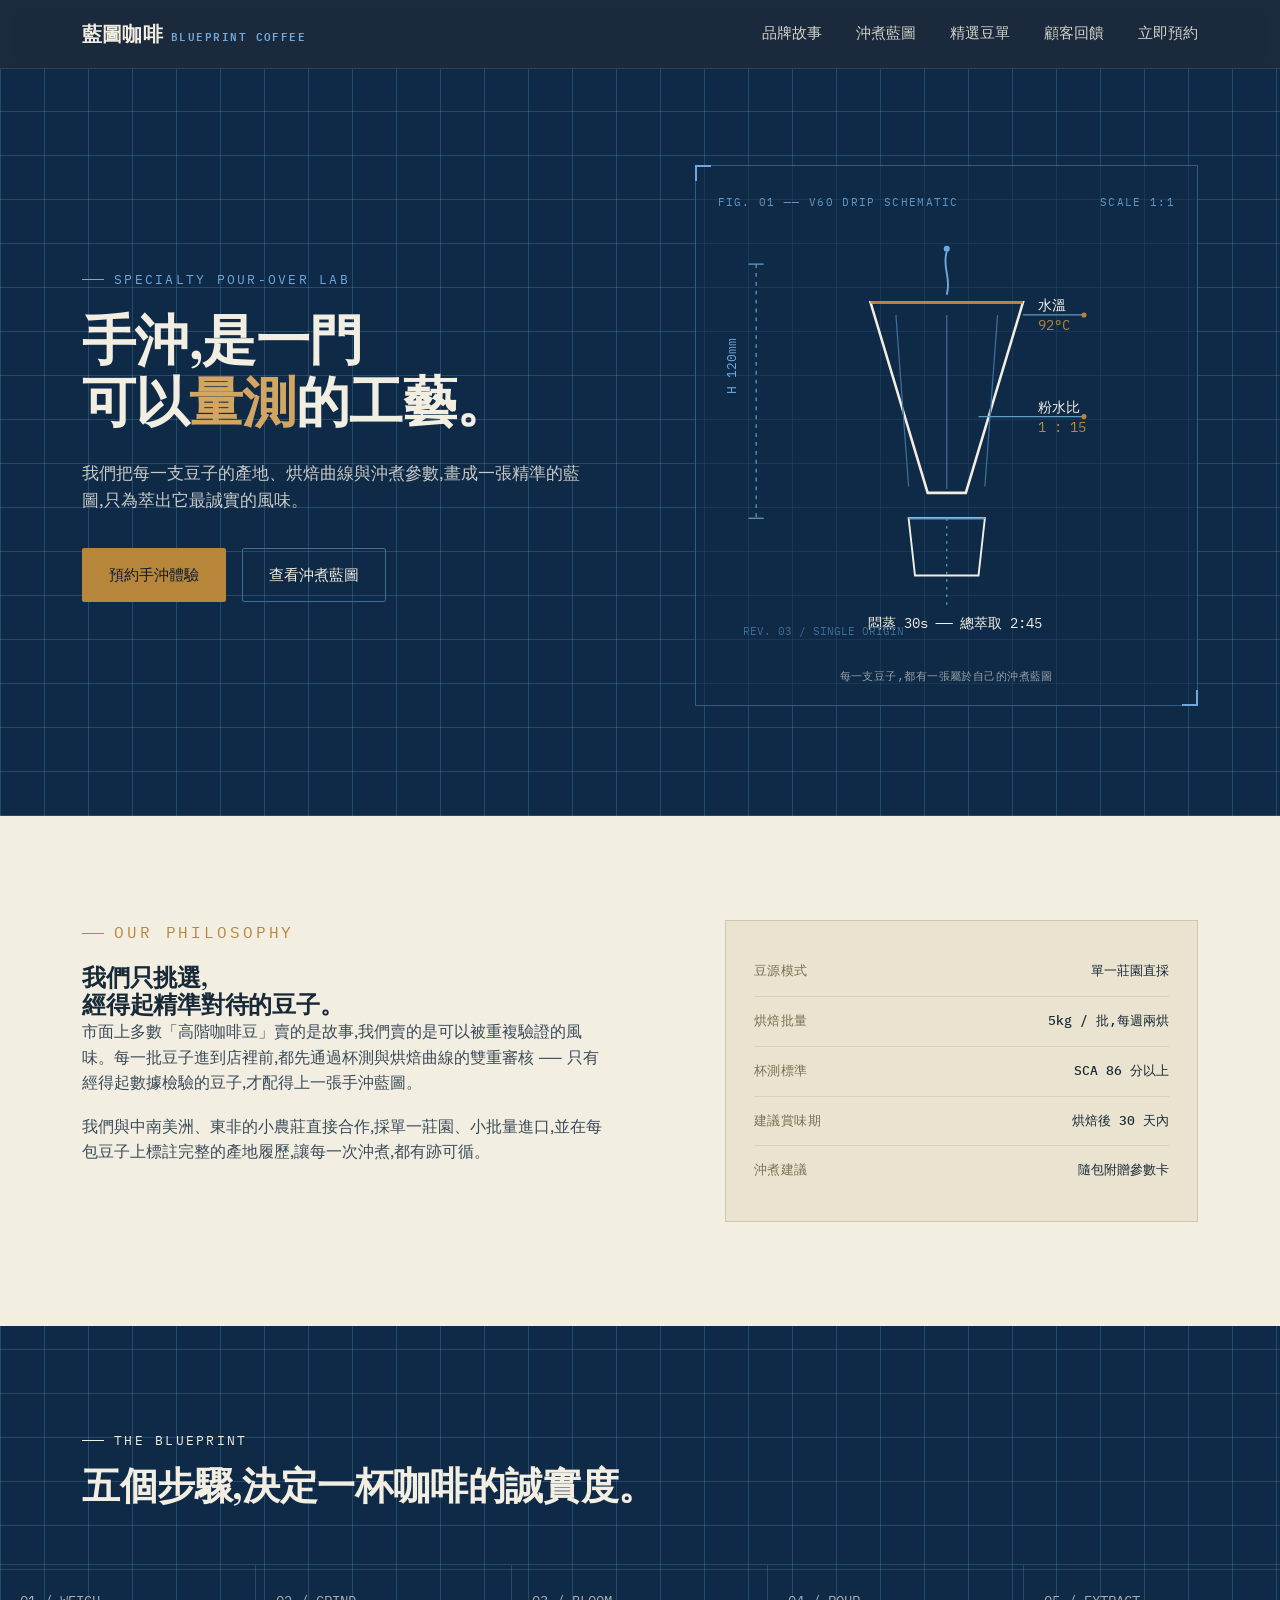
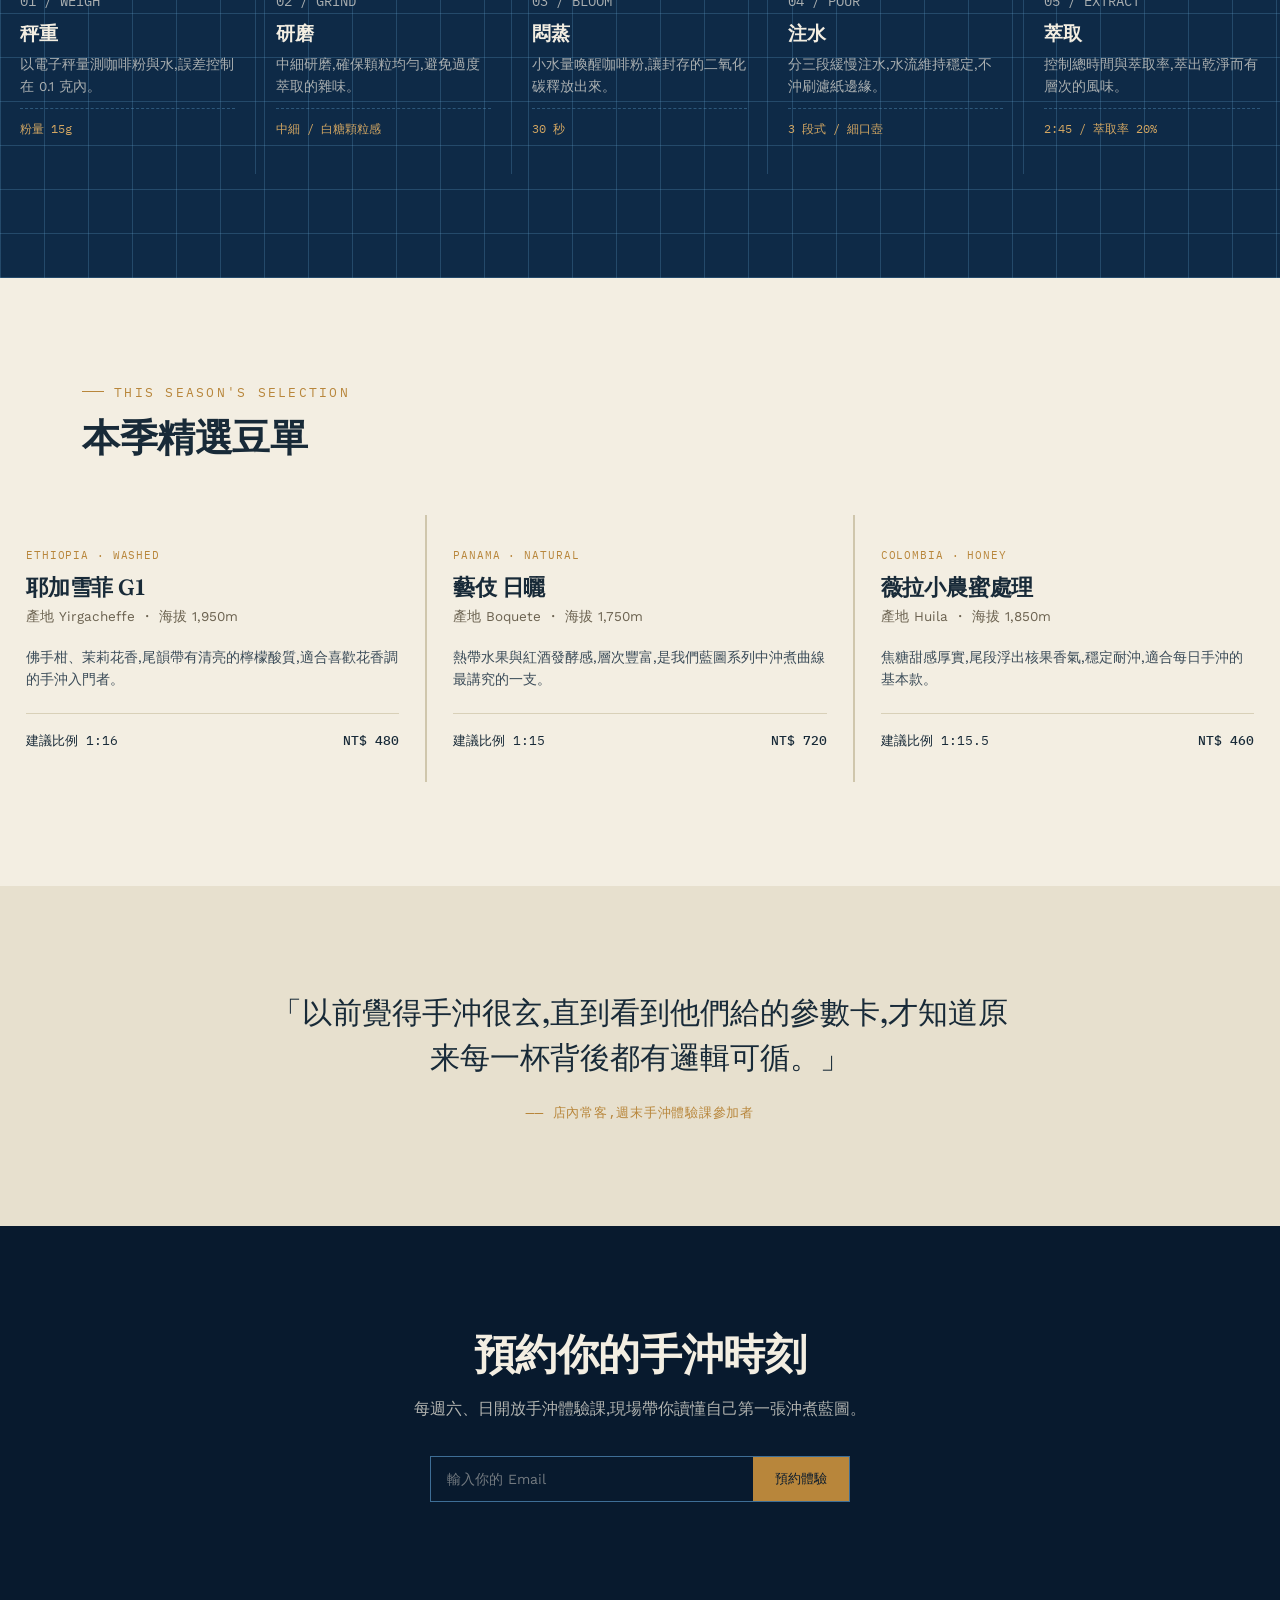
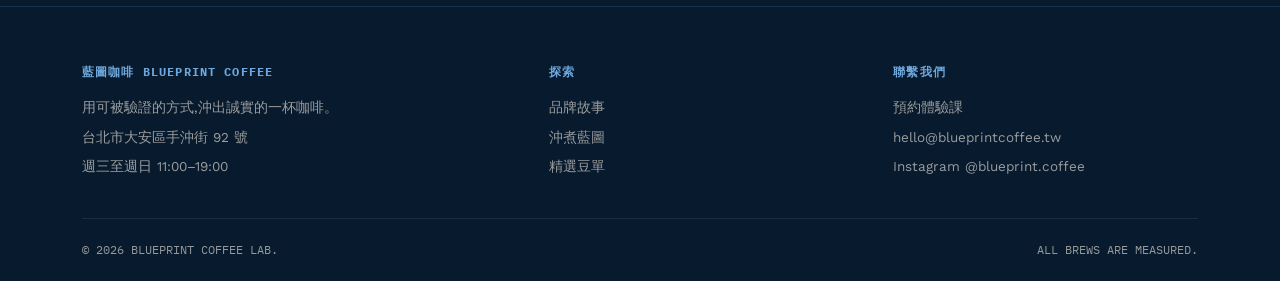
<file: docs/index.html>
<!DOCTYPE html>
<html lang="zh-Hant">
<head>
<meta charset="UTF-8">
<meta name="viewport" content="width=device-width, initial-scale=1.0">
<title>藍圖咖啡 Blueprint Coffee ── 精準手沖,誠實風味</title>
<link rel="preconnect" href="https://fonts.googleapis.com">
<link rel="preconnect" href="https://fonts.gstatic.com" crossorigin>
<link href="https://fonts.googleapis.com/css2?family=Fraunces:opsz,wght@9..144,400;9..144,500;9..144,600;9..144,700&family=Work+Sans:wght@300;400;500;600&family=IBM+Plex+Mono:wght@400;500&display=swap" rel="stylesheet">
<style>
  :root{
    --ink-black:#081A2E;
    --blueprint:#0E2A47;
    --blueprint-line:#3E6E96;
    --blueprint-line-soft:rgba(94,155,197,0.28);
    --paper:#F3EEE2;
    --paper-dim:#E7E0CE;
    --brass:#B8863B;
    --brass-light:#D2A662;
    --sky:#6FA8DC;
    --ink-on-paper:#182A38;
    --max-w:1180px;
  }

  *{margin:0;padding:0;box-sizing:border-box;}
  html{scroll-behavior:smooth;}
  body{
    font-family:'Work Sans', sans-serif;
    background:var(--paper);
    color:var(--ink-on-paper);
    line-height:1.6;
    -webkit-font-smoothing:antialiased;
  }
  a{color:inherit;text-decoration:none;}
  img,svg{display:block;max-width:100%;}
  .container{max-width:var(--max-w);margin:0 auto;padding:0 32px;}
  .eyebrow{
    font-family:'IBM Plex Mono', monospace;
    font-size:12.5px;
    letter-spacing:0.18em;
    text-transform:uppercase;
    display:flex;
    align-items:center;
    gap:10px;
  }
  .eyebrow::before{
    content:"";
    width:22px;height:1px;
    background:currentColor;
    display:inline-block;
  }
  h1,h2,h3{
    font-family:'Fraunces', serif;
    font-weight:600;
    line-height:1.15;
    letter-spacing:-0.01em;
  }
  .btn{
    display:inline-flex;
    align-items:center;
    gap:10px;
    padding:14px 26px;
    border-radius:2px;
    font-family:'Work Sans', sans-serif;
    font-size:15px;
    font-weight:500;
    border:1px solid transparent;
    cursor:pointer;
    transition:transform .25s ease, background .25s ease, border-color .25s ease, color .25s ease;
  }
  .btn:focus-visible{outline:2px solid var(--sky);outline-offset:3px;}
  .btn-primary{background:var(--brass);color:var(--ink-black);}
  .btn-primary:hover{background:var(--brass-light);transform:translateY(-1px);}
  .btn-ghost{border-color:var(--blueprint-line);color:var(--paper);}
  .btn-ghost:hover{border-color:var(--sky);color:var(--sky);}
  .btn-ghost.on-paper{border-color:var(--ink-on-paper);color:var(--ink-on-paper);}
  .btn-ghost.on-paper:hover{border-color:var(--brass);color:var(--brass);}

  /* ---------- NAV ---------- */
  header{
    position:sticky;top:0;z-index:50;
    background:rgba(8,26,46,0.92);
    backdrop-filter:blur(6px);
    border-bottom:1px solid rgba(94,155,197,0.2);
  }
  nav{
    max-width:var(--max-w);margin:0 auto;padding:18px 32px;
    display:flex;align-items:center;justify-content:space-between;
    color:var(--paper);
  }
  .logo{
    font-family:'Fraunces', serif;
    font-size:20px;font-weight:600;letter-spacing:0.01em;
    color:var(--paper);display:flex;align-items:baseline;gap:8px;
  }
  .logo span{
    font-family:'IBM Plex Mono', monospace;
    font-size:10.5px;letter-spacing:0.14em;color:var(--sky);
  }
  .nav-links{display:flex;gap:34px;font-size:14.5px;}
  .nav-links a{opacity:0.85;transition:opacity .2s;}
  .nav-links a:hover{opacity:1;color:var(--sky);}
  .nav-toggle{display:none;background:none;border:none;color:var(--paper);font-size:24px;cursor:pointer;}

  @media (max-width:860px){
    .nav-links{
      position:absolute;top:100%;left:0;right:0;
      background:var(--ink-black);
      flex-direction:column;gap:0;
      max-height:0;overflow:hidden;
      transition:max-height .3s ease;
    }
    .nav-links.open{max-height:320px;}
    .nav-links a{padding:16px 32px;border-top:1px solid rgba(94,155,197,0.15);}
    .nav-toggle{display:block;}
  }

  /* ---------- HERO ---------- */
  .hero{
    background:
      repeating-linear-gradient(0deg, var(--blueprint-line-soft) 0, var(--blueprint-line-soft) 1px, transparent 1px, transparent 44px),
      repeating-linear-gradient(90deg, var(--blueprint-line-soft) 0, var(--blueprint-line-soft) 1px, transparent 1px, transparent 44px),
      var(--blueprint);
    color:var(--paper);
    padding:96px 0 110px;
    position:relative;
    overflow:hidden;
  }
  .hero-grid{
    max-width:var(--max-w);margin:0 auto;padding:0 32px;
    display:grid;grid-template-columns:1.05fr 0.95fr;gap:56px;align-items:center;
  }
  .hero h1{font-size:clamp(34px,4.6vw,54px);margin:20px 0 26px;color:var(--paper);}
  .hero h1 em{font-style:normal;color:var(--brass-light);}
  .hero p.lede{font-size:17px;max-width:46ch;color:rgba(243,238,226,0.82);margin-bottom:34px;}
  .hero-cta{display:flex;gap:16px;flex-wrap:wrap;}
  .hero-eyebrow{color:var(--sky);margin-bottom:6px;}

  .blueprint-plate{
    position:relative;
    border:1px solid rgba(94,155,197,0.45);
    background:rgba(15,42,71,0.55);
    padding:28px 22px 20px;
  }
  .blueprint-plate::before,.blueprint-plate::after,
  .plate-corner-tl,.plate-corner-br{
    content:"";position:absolute;width:14px;height:14px;
    border-color:var(--sky);
  }
  .blueprint-plate::before{top:-1px;left:-1px;border-top:2px solid var(--sky);border-left:2px solid var(--sky);}
  .blueprint-plate::after{bottom:-1px;right:-1px;border-bottom:2px solid var(--sky);border-right:2px solid var(--sky);}
  .plate-label{
    font-family:'IBM Plex Mono', monospace;font-size:11px;letter-spacing:0.12em;
    color:var(--sky);display:flex;justify-content:space-between;margin-bottom:14px;opacity:0.85;
  }
  .plate-caption{
    font-family:'IBM Plex Mono', monospace;font-size:11px;color:rgba(243,238,226,0.6);
    text-align:center;margin-top:10px;letter-spacing:0.04em;
  }

  @media (max-width:900px){
    .hero-grid{grid-template-columns:1fr;}
    .hero{padding:64px 0 76px;}
  }

  /* ---------- SECTION SHARED ---------- */
  section{padding:104px 0;}
  .section-head{max-width:640px;margin-bottom:56px;}
  .section-head h2{font-size:clamp(26px,3.2vw,38px);margin-top:14px;}
  .on-dark{background:var(--ink-black);color:var(--paper);}
  .on-dark .eyebrow{color:var(--sky);}
  .on-paper .eyebrow{color:var(--brass);}

  /* ---------- ABOUT / SPEC SHEET ---------- */
  .about-grid{display:grid;grid-template-columns:1.1fr 0.9fr;gap:64px;align-items:start;}
  .about-grid p{font-size:16px;color:#3a4b58;max-width:52ch;margin-bottom:18px;}
  .spec-sheet{border:1px solid #cfc6ac;background:#EAE3D0;padding:26px 28px;}
  .spec-row{
    display:flex;justify-content:space-between;gap:20px;
    padding:14px 0;border-bottom:1px solid #d8d0b8;
    font-family:'IBM Plex Mono', monospace;font-size:13px;
  }
  .spec-row:last-child{border-bottom:none;}
  .spec-row dt{color:#7a6f52;letter-spacing:0.04em;}
  .spec-row dd{font-weight:500;color:var(--ink-on-paper);text-align:right;}

  @media (max-width:860px){ .about-grid{grid-template-columns:1fr;} }

  /* ---------- PROCESS BLUEPRINT ---------- */
  .process{
    background:
      repeating-linear-gradient(0deg, var(--blueprint-line-soft) 0, var(--blueprint-line-soft) 1px, transparent 1px, transparent 44px),
      repeating-linear-gradient(90deg, var(--blueprint-line-soft) 0, var(--blueprint-line-soft) 1px, transparent 1px, transparent 44px),
      var(--blueprint);
    color:var(--paper);
  }
  .steps{
    display:grid;grid-template-columns:repeat(5,1fr);gap:0;
    border-top:1px solid var(--blueprint-line-soft);
  }
  .step{
    padding:26px 20px;border-right:1px solid var(--blueprint-line-soft);position:relative;
  }
  .step:last-child{border-right:none;}
  .step-index{font-family:'IBM Plex Mono', monospace;font-size:12px;color:var(--sky);margin-bottom:14px;}
  .step h3{font-size:19px;color:var(--paper);margin-bottom:10px;font-weight:600;}
  .step p{font-size:13.5px;color:rgba(243,238,226,0.68);margin-bottom:10px;}
  .step .metric{
    font-family:'IBM Plex Mono', monospace;font-size:12px;color:var(--brass-light);
    border-top:1px dashed rgba(94,155,197,0.4);padding-top:10px;
  }
  @media (max-width:960px){
    .steps{grid-template-columns:1fr 1fr;}
    .step{border-right:1px solid var(--blueprint-line-soft);border-bottom:1px solid var(--blueprint-line-soft);}
    .step:nth-child(2n){border-right:none;}
  }
  @media (max-width:560px){
    .steps{grid-template-columns:1fr;}
    .step{border-right:none;}
  }

  /* ---------- BEANS ---------- */
  .bean-grid{display:grid;grid-template-columns:repeat(3,1fr);gap:2px;background:#cfc6ac;}
  .bean-card{
    background:var(--paper);padding:32px 26px;position:relative;
    display:flex;flex-direction:column;height:100%;
  }
  .bean-tag{
    font-family:'IBM Plex Mono', monospace;font-size:11px;color:var(--brass);
    letter-spacing:0.08em;margin-bottom:10px;
  }
  .bean-card h3{font-size:22px;margin-bottom:6px;}
  .bean-origin{font-size:13.5px;color:#6b6250;margin-bottom:18px;}
  .bean-notes{font-size:14px;color:#3a4b58;margin-bottom:22px;flex-grow:1;}
  .bean-meta{
    display:flex;justify-content:space-between;align-items:center;
    border-top:1px solid #d8d0b8;padding-top:16px;
    font-family:'IBM Plex Mono', monospace;font-size:12.5px;
  }
  .bean-price{color:var(--ink-on-paper);font-weight:500;}
  @media (max-width:900px){ .bean-grid{grid-template-columns:1fr 1fr;} }
  @media (max-width:600px){ .bean-grid{grid-template-columns:1fr;} }

  /* ---------- QUOTE ---------- */
  .quote-section{background:var(--paper-dim);}
  .quote-wrap{max-width:760px;margin:0 auto;text-align:center;}
  blockquote{
    font-family:'Fraunces', serif;font-size:clamp(22px,2.6vw,30px);
    font-weight:500;line-height:1.5;color:var(--ink-on-paper);margin-bottom:22px;
  }
  .quote-attr{font-family:'IBM Plex Mono', monospace;font-size:12.5px;color:var(--brass);letter-spacing:0.06em;}

  /* ---------- CTA / FOOTER ---------- */
  .cta-section{background:var(--ink-black);color:var(--paper);text-align:center;}
  .cta-section h2{font-size:clamp(28px,3.6vw,42px);margin-bottom:18px;}
  .cta-section p{color:rgba(243,238,226,0.72);max-width:48ch;margin:0 auto 34px;}
  .cta-form{
    display:flex;max-width:420px;margin:0 auto;gap:0;border:1px solid var(--blueprint-line);
  }
  .cta-form input{
    flex:1;background:transparent;border:none;padding:14px 16px;
    color:var(--paper);font-family:'Work Sans', sans-serif;font-size:14px;
  }
  .cta-form input::placeholder{color:rgba(243,238,226,0.45);}
  .cta-form input:focus{outline:none;}
  .cta-form button{
    background:var(--brass);color:var(--ink-black);border:none;
    padding:0 22px;font-weight:500;cursor:pointer;font-family:'Work Sans', sans-serif;
    transition:background .2s;
  }
  .cta-form button:hover{background:var(--brass-light);}

  footer{background:var(--ink-black);border-top:1px solid rgba(94,155,197,0.18);color:rgba(243,238,226,0.6);}
  .footer-grid{
    display:grid;grid-template-columns:1.4fr 1fr 1fr;gap:40px;padding:56px 0 32px;
    font-size:13.5px;
  }
  .footer-grid h4{
    font-family:'IBM Plex Mono', monospace;font-size:11.5px;letter-spacing:0.1em;
    color:var(--sky);margin-bottom:16px;text-transform:uppercase;
  }
  .footer-grid p, .footer-grid a{display:block;margin-bottom:8px;color:rgba(243,238,226,0.62);}
  .footer-grid a:hover{color:var(--paper);}
  .footer-bottom{
    border-top:1px solid rgba(94,155,197,0.15);padding:22px 0;
    font-family:'IBM Plex Mono', monospace;font-size:11.5px;
    display:flex;justify-content:space-between;flex-wrap:wrap;gap:10px;
  }
  @media (max-width:700px){ .footer-grid{grid-template-columns:1fr;} }

  /* ---------- REVEAL ---------- */
  .reveal{opacity:0;transform:translateY(18px);transition:opacity .7s ease, transform .7s ease;}
  .reveal.in{opacity:1;transform:translateY(0);}
  @media (prefers-reduced-motion: reduce){
    .reveal{opacity:1;transform:none;transition:none;}
    html{scroll-behavior:auto;}
  }
</style>
</head>
<body>

<header>
  <nav>
    <a href="#top" class="logo">藍圖咖啡<span>BLUEPRINT COFFEE</span></a>
    <button class="nav-toggle" id="navToggle" aria-label="開啟選單" aria-expanded="false">☰</button>
    <div class="nav-links" id="navLinks">
      <a href="#about">品牌故事</a>
      <a href="#process">沖煮藍圖</a>
      <a href="#beans">精選豆單</a>
      <a href="#quote">顧客回饋</a>
      <a href="#cta">立即預約</a>
    </div>
  </nav>
</header>

<section class="hero" id="top">
  <div class="hero-grid">
    <div>
      <p class="eyebrow hero-eyebrow">SPECIALTY POUR-OVER LAB</p>
      <h1>手沖,是一門<br>可以<em>量測</em>的工藝。</h1>
      <p class="lede">我們把每一支豆子的產地、烘焙曲線與沖煮參數,畫成一張精準的藍圖,只為萃出它最誠實的風味。</p>
      <div class="hero-cta">
        <a href="#cta" class="btn btn-primary">預約手沖體驗</a>
        <a href="#process" class="btn btn-ghost">查看沖煮藍圖</a>
      </div>
    </div>

    <div class="blueprint-plate reveal">
      <div class="plate-label"><span>FIG. 01 ── V60 DRIP SCHEMATIC</span><span>SCALE 1:1</span></div>
      <svg viewBox="0 0 360 340" xmlns="http://www.w3.org/2000/svg" role="img" aria-label="V60 手沖濾杯示意圖,標註水溫、粉水比、悶蒸與總萃取時間">
        <!-- dimension lines -->
        <line x1="30" y1="30" x2="30" y2="230" stroke="#5E9BC5" stroke-width="1" stroke-dasharray="3 4"/>
        <line x1="24" y1="30" x2="36" y2="30" stroke="#5E9BC5" stroke-width="1"/>
        <line x1="24" y1="230" x2="36" y2="230" stroke="#5E9BC5" stroke-width="1"/>
        <text x="14" y="132" fill="#6FA8DC" font-size="10" font-family="IBM Plex Mono, monospace" transform="rotate(-90 14 132)">H 120mm</text>

        <!-- dripper cone -->
        <path d="M120 60 L240 60 L195 210 L165 210 Z" fill="none" stroke="#F3EEE2" stroke-width="2"/>
        <path d="M120 60 L240 60" stroke="#B8863B" stroke-width="2"/>
        <!-- ribs -->
        <line x1="140" y1="70" x2="150" y2="205" stroke="#3E6E96" stroke-width="1"/>
        <line x1="180" y1="70" x2="180" y2="207" stroke="#3E6E96" stroke-width="1"/>
        <line x1="220" y1="70" x2="210" y2="205" stroke="#3E6E96" stroke-width="1"/>

        <!-- server -->
        <path d="M150 230 L210 230 L205 275 L155 275 Z" fill="none" stroke="#F3EEE2" stroke-width="1.5"/>
        <line x1="150" y1="230" x2="210" y2="230" stroke="#5E9BC5" stroke-width="1"/>

        <!-- pour line + droplets -->
        <path d="M180 20 C176 34, 184 40, 180 54" stroke="#6FA8DC" stroke-width="1.5" fill="none"/>
        <circle cx="180" cy="18" r="2.4" fill="#6FA8DC"/>

        <!-- annotation callouts -->
        <line x1="240" y1="70" x2="288" y2="70" stroke="#5E9BC5" stroke-width="1"/>
        <circle cx="288" cy="70" r="2" fill="#B8863B"/>
        <text x="252" y="66" fill="#F3EEE2" font-size="11" font-family="IBM Plex Mono, monospace">水溫</text>
        <text x="252" y="82" fill="#B8863B" font-size="11" font-family="IBM Plex Mono, monospace">92°C</text>

        <line x1="205" y1="150" x2="288" y2="150" stroke="#5E9BC5" stroke-width="1"/>
        <circle cx="288" cy="150" r="2" fill="#B8863B"/>
        <text x="252" y="146" fill="#F3EEE2" font-size="11" font-family="IBM Plex Mono, monospace">粉水比</text>
        <text x="252" y="162" fill="#B8863B" font-size="11" font-family="IBM Plex Mono, monospace">1 : 15</text>

        <line x1="180" y1="230" x2="180" y2="300" stroke="#5E9BC5" stroke-width="1" stroke-dasharray="2 4"/>
        <text x="118" y="316" fill="#F3EEE2" font-size="11" font-family="IBM Plex Mono, monospace">悶蒸 30s ── 總萃取 2:45</text>

        <!-- corner tick -->
        <text x="20" y="322" fill="#3E6E96" font-size="9" font-family="IBM Plex Mono, monospace">REV. 03 / SINGLE ORIGIN</text>
      </svg>
      <p class="plate-caption">每一支豆子,都有一張屬於自己的沖煮藍圖</p>
    </div>
  </div>
</section>

<section class="on-paper" id="about">
  <div class="container">
    <div class="about-grid">
      <div class="reveal">
        <p class="eyebrow">OUR PHILOSOPHY</p>
        <h2>我們只挑選,<br>經得起精準對待的豆子。</h2>
        <p>市面上多數「高階咖啡豆」賣的是故事,我們賣的是可以被重複驗證的風味。每一批豆子進到店裡前,都先通過杯測與烘焙曲線的雙重審核 ── 只有經得起數據檢驗的豆子,才配得上一張手沖藍圖。</p>
        <p>我們與中南美洲、東非的小農莊直接合作,採單一莊園、小批量進口,並在每包豆子上標註完整的產地履歷,讓每一次沖煮,都有跡可循。</p>
      </div>
      <dl class="spec-sheet reveal">
        <div class="spec-row"><dt>豆源模式</dt><dd>單一莊園直採</dd></div>
        <div class="spec-row"><dt>烘焙批量</dt><dd>5kg / 批,每週兩烘</dd></div>
        <div class="spec-row"><dt>杯測標準</dt><dd>SCA 86 分以上</dd></div>
        <div class="spec-row"><dt>建議賞味期</dt><dd>烘焙後 30 天內</dd></div>
        <div class="spec-row"><dt>沖煮建議</dt><dd>隨包附贈參數卡</dd></div>
      </dl>
    </div>
  </div>
</section>

<section class="process" id="process">
  <div class="container">
    <div class="section-head reveal">
      <p class="eyebrow">THE BLUEPRINT</p>
      <h2>五個步驟,決定一杯咖啡的誠實度。</h2>
    </div>
  </div>
  <div class="steps reveal">
    <div class="step">
      <p class="step-index">01 / WEIGH</p>
      <h3>秤重</h3>
      <p>以電子秤量測咖啡粉與水,誤差控制在 0.1 克內。</p>
      <p class="metric">粉量 15g</p>
    </div>
    <div class="step">
      <p class="step-index">02 / GRIND</p>
      <h3>研磨</h3>
      <p>中細研磨,確保顆粒均勻,避免過度萃取的雜味。</p>
      <p class="metric">中細 / 白糖顆粒感</p>
    </div>
    <div class="step">
      <p class="step-index">03 / BLOOM</p>
      <h3>悶蒸</h3>
      <p>小水量喚醒咖啡粉,讓封存的二氧化碳釋放出來。</p>
      <p class="metric">30 秒</p>
    </div>
    <div class="step">
      <p class="step-index">04 / POUR</p>
      <h3>注水</h3>
      <p>分三段緩慢注水,水流維持穩定,不沖刷濾紙邊緣。</p>
      <p class="metric">3 段式 / 細口壺</p>
    </div>
    <div class="step">
      <p class="step-index">05 / EXTRACT</p>
      <h3>萃取</h3>
      <p>控制總時間與萃取率,萃出乾淨而有層次的風味。</p>
      <p class="metric">2:45 / 萃取率 20%</p>
    </div>
  </div>
</section>

<section class="on-paper" id="beans">
  <div class="container">
    <div class="section-head reveal">
      <p class="eyebrow">THIS SEASON'S SELECTION</p>
      <h2>本季精選豆單</h2>
    </div>
  </div>
  <div class="bean-grid reveal">
    <div class="bean-card">
      <p class="bean-tag">ETHIOPIA · WASHED</p>
      <h3>耶加雪菲 G1</h3>
      <p class="bean-origin">產地 Yirgacheffe ・ 海拔 1,950m</p>
      <p class="bean-notes">佛手柑、茉莉花香,尾韻帶有清亮的檸檬酸質,適合喜歡花香調的手沖入門者。</p>
      <div class="bean-meta"><span>建議比例 1:16</span><span class="bean-price">NT$ 480</span></div>
    </div>
    <div class="bean-card">
      <p class="bean-tag">PANAMA · NATURAL</p>
      <h3>藝伎 日曬</h3>
      <p class="bean-origin">產地 Boquete ・ 海拔 1,750m</p>
      <p class="bean-notes">熱帶水果與紅酒發酵感,層次豐富,是我們藍圖系列中沖煮曲線最講究的一支。</p>
      <div class="bean-meta"><span>建議比例 1:15</span><span class="bean-price">NT$ 720</span></div>
    </div>
    <div class="bean-card">
      <p class="bean-tag">COLOMBIA · HONEY</p>
      <h3>薇拉小農蜜處理</h3>
      <p class="bean-origin">產地 Huila ・ 海拔 1,850m</p>
      <p class="bean-notes">焦糖甜感厚實,尾段浮出核果香氣,穩定耐沖,適合每日手沖的基本款。</p>
      <div class="bean-meta"><span>建議比例 1:15.5</span><span class="bean-price">NT$ 460</span></div>
    </div>
  </div>
</section>

<section class="quote-section" id="quote">
  <div class="container">
    <div class="quote-wrap reveal">
      <blockquote>「以前覺得手沖很玄,直到看到他們給的參數卡,才知道原来每一杯背後都有邏輯可循。」</blockquote>
      <p class="quote-attr">── 店內常客,週末手沖體驗課參加者</p>
    </div>
  </div>
</section>

<section class="cta-section" id="cta">
  <div class="container">
    <h2 class="reveal">預約你的手沖時刻</h2>
    <p class="reveal">每週六、日開放手沖體驗課,現場帶你讀懂自己第一張沖煮藍圖。</p>
    <form class="cta-form reveal" onsubmit="event.preventDefault(); this.querySelector('button').textContent='已收到,我們會盡快聯繫';">
      <input type="email" placeholder="輸入你的 Email" required aria-label="Email">
      <button type="submit">預約體驗</button>
    </form>
  </div>
</section>

<footer>
  <div class="container">
    <div class="footer-grid">
      <div>
        <h4>藍圖咖啡 BLUEPRINT COFFEE</h4>
        <p>用可被驗證的方式,沖出誠實的一杯咖啡。</p>
        <p>台北市大安區手沖街 92 號</p>
        <p>週三至週日 11:00–19:00</p>
      </div>
      <div>
        <h4>探索</h4>
        <a href="#about">品牌故事</a>
        <a href="#process">沖煮藍圖</a>
        <a href="#beans">精選豆單</a>
      </div>
      <div>
        <h4>聯繫我們</h4>
        <a href="#cta">預約體驗課</a>
        <a href="mailto:hello@blueprintcoffee.tw">hello@blueprintcoffee.tw</a>
        <a href="#top">Instagram @blueprint.coffee</a>
      </div>
    </div>
    <div class="footer-bottom">
      <span>© 2026 BLUEPRINT COFFEE LAB.</span>
      <span>ALL BREWS ARE MEASURED.</span>
    </div>
  </div>
</footer>

<script>
  // mobile nav toggle
  const navToggle = document.getElementById('navToggle');
  const navLinks = document.getElementById('navLinks');
  navToggle.addEventListener('click', () => {
    const isOpen = navLinks.classList.toggle('open');
    navToggle.setAttribute('aria-expanded', isOpen);
  });
  navLinks.querySelectorAll('a').forEach(a => a.addEventListener('click', () => {
    navLinks.classList.remove('open');
    navToggle.setAttribute('aria-expanded', 'false');
  }));

  // scroll reveal
  const prefersReduced = window.matchMedia('(prefers-reduced-motion: reduce)').matches;
  if (!prefersReduced && 'IntersectionObserver' in window) {
    const io = new IntersectionObserver((entries) => {
      entries.forEach(entry => {
        if (entry.isIntersecting) {
          entry.target.classList.add('in');
          io.unobserve(entry.target);
        }
      });
    }, { threshold: 0.15 });
    document.querySelectorAll('.reveal').forEach(el => io.observe(el));
  } else {
    document.querySelectorAll('.reveal').forEach(el => el.classList.add('in'));
  }
</script>

</body>
</html>
</file>
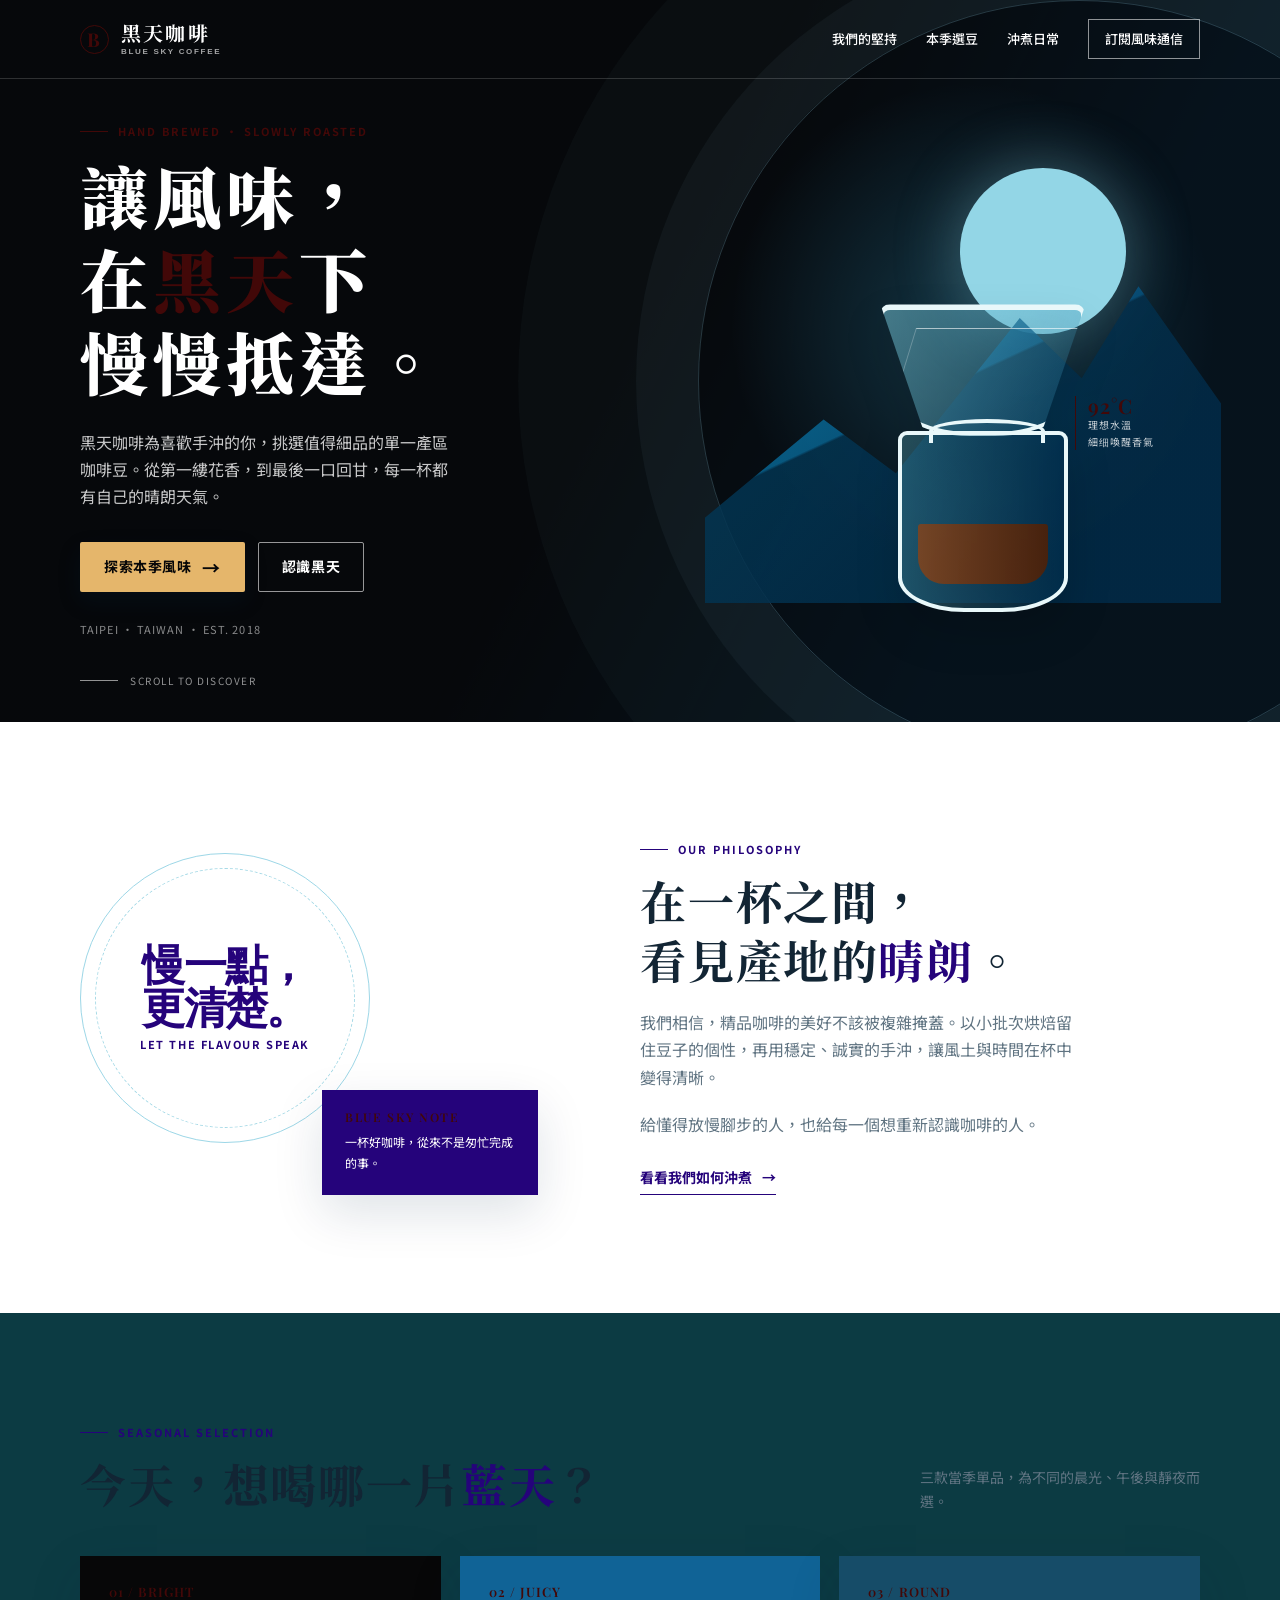
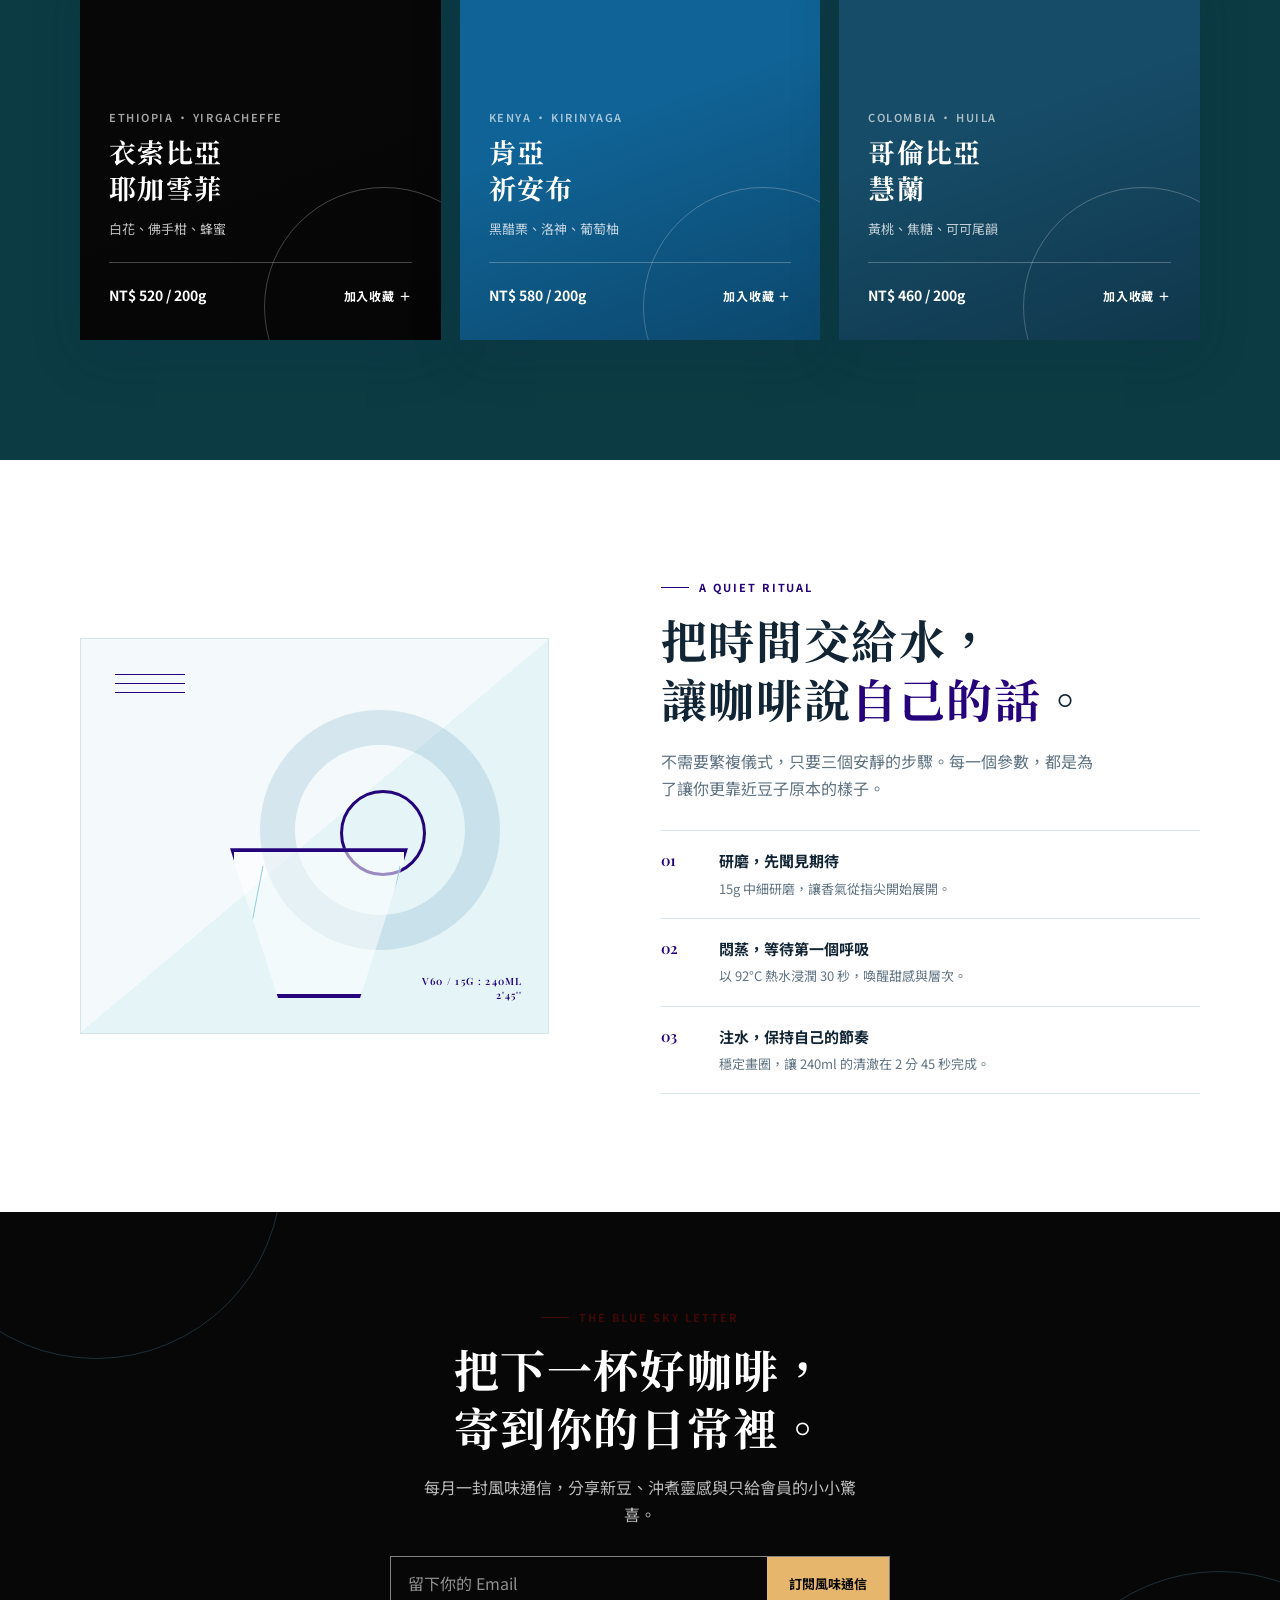
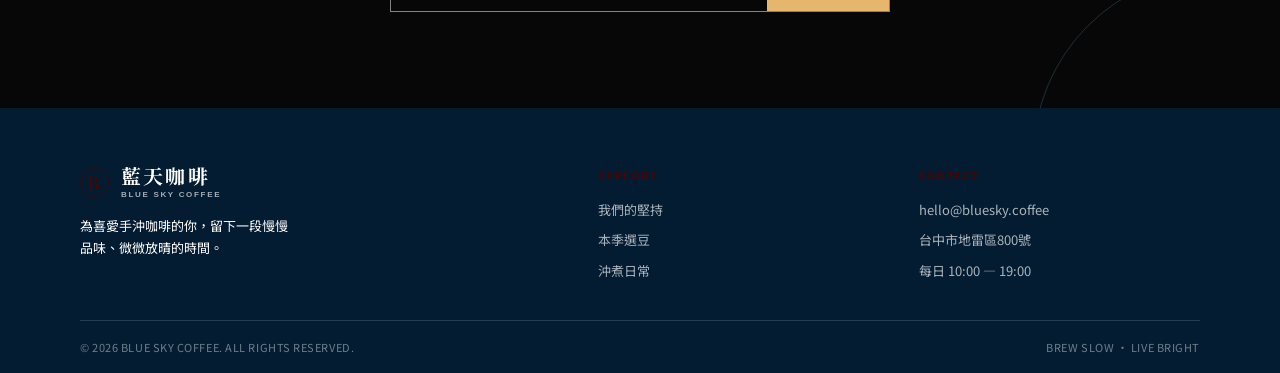
<file: onepage/index.html>
<!DOCTYPE html>
<html lang="zh-Hant">
<head>
  <meta charset="UTF-8">
  <meta name="viewport" content="width=device-width, initial-scale=1.0">
  <meta name="description" content="黑天咖啡，為手沖咖啡愛好者挑選當季精品咖啡豆，讓每一杯都清澈、明亮、值得細品。">
  <title>黑天咖啡｜讓風味，慢慢抵達</title>
  <link rel="preconnect" href="https://fonts.googleapis.com">
  <link rel="preconnect" href="https://fonts.gstatic.com" crossorigin>
  <link href="https://fonts.googleapis.com/css2?family=Noto+Sans+TC:wght@400;500;600;700&family=Noto+Serif+TC:wght@500;600;700;900&family=Playfair+Display:ital,wght@0,600;0,700;1,600&display=swap" rel="stylesheet">
  <style>
    :root {
      --navy: #070708;
      --blue: #25037b;
      --sky: #420808;
      --mist: #0c3b43;
      --cream: #fbfaf6;
      --ink: #122534;
      --muted: #607482;
      --line: #d7e4e8;
      --sand: #e5b66b;
      --shadow: 0 18px 50px rgba(6, 39, 66, .13);
    }

    * { box-sizing: border-box; }
    html { scroll-behavior: smooth; }
    body {
      margin: 0;
      color: var(--ink);
      background: var(--cream);
      font-family: "Noto Sans TC", sans-serif;
      font-size: 16px;
      line-height: 1.7;
      -webkit-font-smoothing: antialiased;
    }

    a { color: inherit; text-decoration: none; }
    button, input { font: inherit; }
    button { cursor: pointer; }
    .wrap { width: min(1120px, calc(100% - 48px)); margin: 0 auto; }
    .serif { font-family: "Noto Serif TC", serif; }
    .eyebrow {
      display: flex;
      align-items: center;
      gap: 10px;
      margin: 0 0 13px;
      color: var(--blue);
      font-size: 11px;
      font-weight: 700;
      letter-spacing: .18em;
    }
    .eyebrow::before { content: ""; width: 28px; height: 1px; background: currentColor; }
    .section-title {
      margin: 0;
      font: 700 clamp(30px, 4vw, 46px)/1.28 "Noto Serif TC", serif;
      letter-spacing: .035em;
    }
    .section-title em { color: var(--blue); font-style: normal; }
    .section-copy { max-width: 48ch; margin: 20px 0 0; color: var(--muted); }
    .button {
      display: inline-flex;
      align-items: center;
      justify-content: center;
      gap: 11px;
      min-height: 50px;
      padding: 12px 23px;
      border: 1px solid transparent;
      border-radius: 2px;
      font-size: 14px;
      font-weight: 700;
      letter-spacing: .04em;
      transition: transform .22s ease, box-shadow .22s ease, background .22s ease;
    }
    .button:hover { transform: translateY(-2px); }
    .button:focus-visible, a:focus-visible { outline: 3px solid var(--sky); outline-offset: 4px; }
    .button-primary { color: var(--navy); background: var(--sand); box-shadow: 0 9px 22px rgba(1, 35, 59, .2); }
    .button-primary:hover { background: #f0c77f; }
    .button-outline { color: #fff; border-color: rgba(255,255,255,.58); }
    .button-outline:hover { background: rgba(255,255,255,.1); }
    .arrow { font-size: 18px; line-height: 1; }

    /* Header */
    .site-header {
      position: absolute;
      z-index: 10;
      width: 100%;
      color: #fff;
      border-bottom: 1px solid rgba(255, 255, 255, .16);
    }
    .nav { display: flex; align-items: center; justify-content: space-between; min-height: 78px; }
    .brand { display: flex; align-items: center; gap: 12px; font: 700 20px/1 "Noto Serif TC", serif; letter-spacing: .11em; }
    .brand-mark {
      display: grid;
      width: 29px;
      height: 29px;
      place-items: center;
      border: 1px solid var(--sky);
      border-radius: 50%;
      color: var(--sky);
      font: 700 19px/1 "Playfair Display", serif;
    }
    .brand small { display: block; margin-top: 5px; color: rgba(255,255,255,.64); font: 600 8px/1 sans-serif; letter-spacing: .21em; }
    .nav-links { display: flex; align-items: center; gap: 29px; font-size: 13px; font-weight: 500; }
    .nav-links a { position: relative; padding: 6px 0; }
    .nav-links a:not(.nav-cta)::after { content: ""; position: absolute; right: 0; bottom: 0; left: 0; height: 1px; background: var(--sky); transform: scaleX(0); transform-origin: right; transition: transform .22s; }
    .nav-links a:not(.nav-cta):hover::after { transform: scaleX(1); transform-origin: left; }
    .nav-cta { padding: 8px 16px !important; border: 1px solid rgba(255,255,255,.55); }
    .nav-cta:hover { color: var(--navy); background: #fff; }
    .menu-toggle { display: none; border: 0; color: #fff; background: transparent; }

    /* Hero */
    .hero { position: relative; min-height: 704px; overflow: hidden; color: #fff; background: var(--navy); }
    .hero::before {
      content: "";
      position: absolute;
      inset: 0;
      opacity: .36;
      background: radial-gradient(circle at 76% 45%, rgba(55, 167, 212, .75), transparent 23%), linear-gradient(117deg, rgba(4,25,45,.22) 0 48%, rgba(5,47,78,.82) 78%);
    }
    .hero::after {
      content: "";
      position: absolute;
      top: 0;
      right: -180px;
      width: 760px;
      height: 760px;
      border: 1px solid rgba(153,220,240,.22);
      border-radius: 50%;
      box-shadow: 0 0 0 62px rgba(153,220,240,.045), 0 0 0 180px rgba(153,220,240,.025);
    }
    .hero-grid { position: relative; z-index: 1; display: grid; grid-template-columns: 1.02fr .98fr; gap: 45px; align-items: center; min-height: 704px; padding: 122px 0 72px; }
    .hero .eyebrow { color: var(--sky); }
    .hero-title { max-width: 13ch; margin: 0; font: 900 clamp(42px, 5.5vw, 68px)/1.22 "Noto Serif TC", serif; letter-spacing: .075em; }
    .hero-title .blue { color: var(--sky); }
    .hero-lede { max-width: 42ch; margin: 26px 0 32px; color: rgba(255,255,255,.78); font-size: 16px; }
    .hero-actions { display: flex; flex-wrap: wrap; gap: 13px; }
    .hero-note { margin-top: 28px; color: rgba(255,255,255,.52); font-size: 11px; letter-spacing: .1em; }
    .hero-art { position: relative; min-height: 453px; }
    .sun { position: absolute; top: 2%; right: 14%; width: 166px; height: 166px; border-radius: 50%; background: #93d6e6; box-shadow: 0 0 65px rgba(145,215,233,.36); }
    .mountain { position: absolute; right: -4%; bottom: 2%; width: 98%; height: 70%; clip-path: polygon(0 73%, 23% 42%, 37% 59%, 61% 10%, 73% 29%, 84% 0, 100% 37%, 100% 100%, 0 100%); background: linear-gradient(135deg, #0b7eac, #06446f 70%); opacity: .85; }
    .mountain::after { content: ""; position: absolute; inset: 0; background: linear-gradient(155deg, transparent 38%, rgba(2,35,58,.72) 38.5% 100%); }
    .coffee-vessel { position: absolute; z-index: 2; right: 17%; bottom: 0; width: 255px; filter: drop-shadow(0 22px 21px rgba(0,0,0,.23)); }
    .dripper { position: relative; width: 205px; height: 132px; margin: 0 auto -5px; border: 4px solid #e9f8fa; border-top-width: 6px; border-radius: 10px 10px 44% 44%; background: linear-gradient(115deg, rgba(123,206,225,.5), rgba(26,118,161,.23)); clip-path: polygon(0 0,100% 0,78% 100%,22% 100%); }
    .dripper::after { content: ""; position: absolute; inset: 18px 16px 0; border-top: 1px solid rgba(255,255,255,.6); border-left: 1px solid rgba(255,255,255,.25); transform: skewX(-17deg); }
    .carafe { position: relative; width: 170px; height: 181px; margin: 0 auto; border: 4px solid #e9f8fa; border-radius: 9px 9px 39% 39% / 9px 9px 19% 19%; background: linear-gradient(90deg, rgba(110,211,229,.26), rgba(1,52,87,.52)); }
    .carafe::before { content: ""; position: absolute; top: -16px; left: 27px; width: 108px; height: 20px; border: 4px solid #e9f8fa; border-bottom: 0; border-radius: 50% 50% 0 0; }
    .carafe::after { content: ""; position: absolute; right: 16px; bottom: 24px; left: 16px; height: 60px; border-radius: 3px 3px 26px 26px; background: linear-gradient(90deg, rgba(133,67,26,.84), rgba(76,33,9,.92)); }
    .art-label { position: absolute; z-index: 3; top: 50%; right: 2%; width: 114px; padding-left: 12px; border-left: 1px solid var(--sky); color: rgba(255,255,255,.78); font-size: 10px; line-height: 1.7; letter-spacing: .1em; }
    .art-label strong { display: block; color: var(--sky); font: 600 20px/1 "Playfair Display", serif; }
    .scroll-line { position: absolute; bottom: 23px; left: max(24px, calc((100% - 1120px) / 2)); z-index: 2; display: flex; align-items: center; gap: 12px; color: rgba(255,255,255,.56); font-size: 10px; letter-spacing: .15em; }
    .scroll-line::before { content: ""; width: 38px; height: 1px; background: currentColor; }

    /* Intro */
    .intro { padding: 118px 0; background: #fff; }
    .intro-grid { display: grid; grid-template-columns: .9fr 1.1fr; gap: clamp(45px, 8vw, 105px); align-items: center; }
    .intro-stamp { position: relative; min-height: 355px; }
    .stamp-circle { position: absolute; inset: 13px auto auto 0; display: grid; width: 290px; height: 290px; place-items: center; border: 1px solid #9dd7e7; border-radius: 50%; color: var(--blue); text-align: center; }
    .stamp-circle::before { content: ""; position: absolute; inset: 14px; border: 1px dashed #a5d9e6; border-radius: 50%; }
    .stamp-circle strong { display: block; font: 700 43px/1 "Playfair Display", serif; letter-spacing: -.04em; }
    .stamp-circle span { display: block; margin-top: 8px; font-size: 11px; font-weight: 700; letter-spacing: .14em; }
    .stamp-card { position: absolute; right: 0; bottom: 0; width: 216px; padding: 21px 23px; color: #fff; background: var(--blue); box-shadow: var(--shadow); }
    .stamp-card p { margin: 0; font-size: 12px; line-height: 1.8; }
    .stamp-card b { display: block; margin-bottom: 8px; color: var(--sky); font: 600 12px/1 "Playfair Display", serif; letter-spacing: .14em; }
    .intro .section-copy { font-size: 16px; }
    .intro-link { display: inline-flex; gap: 10px; margin-top: 28px; padding-bottom: 4px; border-bottom: 1px solid var(--blue); color: var(--blue); font-size: 14px; font-weight: 700; }

    /* Coffees */
    .coffee-section { padding: 110px 0 120px; background: var(--mist); }
    .section-head { display: flex; align-items: end; justify-content: space-between; gap: 30px; margin-bottom: 43px; }
    .section-head .section-copy { max-width: 35ch; margin: 0; font-size: 14px; }
    .coffee-grid { display: grid; grid-template-columns: repeat(3, 1fr); gap: 19px; }
    .coffee-card { position: relative; min-height: 384px; overflow: hidden; color: #fff; background: var(--navy); box-shadow: var(--shadow); }
    .coffee-card::before { content: ""; position: absolute; right: -63px; bottom: -87px; width: 238px; height: 238px; border: 1px solid rgba(255,255,255,.29); border-radius: 50%; }
    .coffee-card::after { content: ""; position: absolute; top: 0; right: 0; bottom: 0; left: 0; background: linear-gradient(160deg, transparent 42%, rgba(0,0,0,.28)); pointer-events: none; }
    .coffee-card:nth-child(2) { background: #106396; }
    .coffee-card:nth-child(3) { background: #164c68; }
    .coffee-content { position: relative; z-index: 1; display: flex; flex-direction: column; min-height: 384px; padding: 29px; }
    .coffee-number { color: var(--sky); font: 600 13px/1 "Playfair Display", serif; letter-spacing: .08em; }
    .coffee-origin { margin: auto 0 7px; color: rgba(255,255,255,.63); font-size: 11px; font-weight: 600; letter-spacing: .14em; }
    .coffee-card h3 { margin: 0; font: 700 27px/1.35 "Noto Serif TC", serif; letter-spacing: .05em; }
    .coffee-notes { margin: 11px 0 22px; color: rgba(255,255,255,.75); font-size: 13px; }
    .coffee-bottom { display: flex; align-items: center; justify-content: space-between; padding-top: 18px; border-top: 1px solid rgba(255,255,255,.25); }
    .price { font-size: 14px; font-weight: 700; }
    .add-button { padding: 5px 0; border: 0; color: #fff; background: none; font-size: 12px; font-weight: 700; letter-spacing: .07em; }
    .add-button:hover { color: var(--sand); }

    /* Brew process */
    .brew { overflow: hidden; padding: 118px 0; background: #fff; }
    .brew-grid { display: grid; grid-template-columns: .93fr 1.07fr; gap: clamp(44px, 9vw, 112px); align-items: center; }
    .brew-visual { position: relative; min-height: 396px; border: 1px solid var(--line); background: linear-gradient(140deg, #f4fafb 0 50%, #e5f4f7 50%); }
    .brew-visual::before { content: ""; position: absolute; top: 35px; left: 34px; width: 70px; height: 1px; background: var(--blue); box-shadow: 0 9px 0 var(--blue), 0 18px 0 var(--blue); }
    .pour-ring { position: absolute; top: 71px; right: 48px; width: 240px; height: 240px; border: 35px solid rgba(12,91,149,.13); border-radius: 50%; }
    .pour-ring::after { content: ""; position: absolute; top: 45px; left: 45px; width: 80px; height: 80px; border: 3px solid var(--blue); border-radius: 50%; }
    .brew-v60 { position: absolute; bottom: 35px; left: 51%; width: 178px; height: 150px; border: 4px solid var(--blue); background: rgba(255,255,255,.54); clip-path: polygon(0 0,100% 0,73% 100%,27% 100%); transform: translateX(-50%); }
    .brew-v60::before { content: ""; position: absolute; top: 14px; right: 16px; bottom: 0; left: 16px; border-left: 1px solid #8dcce0; border-right: 1px solid #8dcce0; transform: skewX(-11deg); }
    .brew-caption { position: absolute; right: 25px; bottom: 21px; color: var(--blue); font: 600 10px/1.4 "Playfair Display", serif; letter-spacing: .13em; text-align: right; }
    .brew-steps { display: grid; gap: 0; margin: 28px 0 0; padding: 0; list-style: none; }
    .brew-steps li { display: grid; grid-template-columns: 43px 1fr; gap: 15px; padding: 17px 0; border-top: 1px solid var(--line); }
    .brew-steps li:last-child { border-bottom: 1px solid var(--line); }
    .step-no { color: var(--blue); font: 600 15px/1.7 "Playfair Display", serif; }
    .step-copy b { display: block; font-size: 15px; }
    .step-copy span { color: var(--muted); font-size: 13px; }

    /* CTA and Footer */
    .visit { position: relative; overflow: hidden; padding: 96px 0; color: #fff; background: var(--navy); text-align: center; }
    .visit::before, .visit::after { content: ""; position: absolute; width: 370px; height: 370px; border: 1px solid rgba(117,198,232,.21); border-radius: 50%; }
    .visit::before { top: -225px; left: -90px; }
    .visit::after { right: -125px; bottom: -235px; }
    .visit .wrap { position: relative; z-index: 1; }
    .visit .eyebrow { justify-content: center; color: var(--sky); }
    .visit .section-title { font-size: clamp(30px, 4vw, 45px); }
    .visit p:not(.eyebrow) { max-width: 48ch; margin: 19px auto 28px; color: rgba(255,255,255,.73); }
    .subscribe { display: flex; max-width: 500px; margin: 0 auto; border: 1px solid rgba(255,255,255,.5); }
    .subscribe input { min-width: 0; flex: 1; padding: 13px 17px; border: 0; outline: none; color: #fff; background: transparent; }
    .subscribe input::placeholder { color: rgba(255,255,255,.55); }
    .subscribe button { padding: 0 22px; border: 0; color: var(--navy); background: var(--sand); font-size: 13px; font-weight: 700; white-space: nowrap; }
    .subscribe button:hover { background: #f0c77f; }
    footer { color: rgba(255,255,255,.67); background: #031c31; }
    .footer-top { display: grid; grid-template-columns: 1.7fr 1fr 1fr; gap: 40px; padding: 58px 0 38px; }
    .footer-brand { color: #fff; }
    .footer-brand p { max-width: 31ch; margin: 16px 0 0; font-size: 13px; }
    .footer-heading { margin: 0 0 15px; color: var(--sky); font-size: 11px; font-weight: 700; letter-spacing: .14em; }
    .footer-list { margin: 0; padding: 0; list-style: none; font-size: 13px; }
    .footer-list li + li { margin-top: 8px; }
    .footer-list a:hover { color: #fff; }
    .footer-bottom { display: flex; justify-content: space-between; gap: 24px; padding: 17px 0; border-top: 1px solid rgba(255,255,255,.14); color: rgba(255,255,255,.43); font-size: 11px; letter-spacing: .05em; }

    .toast { position: fixed; right: 22px; bottom: 22px; z-index: 20; max-width: min(330px, calc(100% - 44px)); padding: 13px 18px; border-left: 3px solid var(--sand); color: #fff; background: var(--navy); box-shadow: var(--shadow); opacity: 0; pointer-events: none; transform: translateY(12px); transition: opacity .25s, transform .25s; font-size: 13px; }
    .toast.show { opacity: 1; transform: translateY(0); }

    .reveal { opacity: 0; transform: translateY(18px); transition: opacity .65s ease, transform .65s ease; }
    .reveal.visible { opacity: 1; transform: translateY(0); }

    @media (max-width: 820px) {
      .nav { min-height: 68px; }
      .menu-toggle { display: block; width: 42px; height: 42px; font-size: 23px; }
      .nav-links { position: absolute; top: 68px; right: 0; left: 0; display: grid; gap: 0; max-height: 0; overflow: hidden; background: #05233c; transition: max-height .27s ease; }
      .nav-links.open { max-height: 300px; border-top: 1px solid rgba(255,255,255,.12); }
      .nav-links a { padding: 13px 24px; border-bottom: 1px solid rgba(255,255,255,.09); }
      .nav-links .nav-cta { margin: 11px 24px; text-align: center; }
      .hero, .hero-grid { min-height: 710px; }
      .hero-grid { grid-template-columns: 1fr; padding-top: 115px; }
      .hero-art { min-height: 278px; margin-top: -35px; }
      .sun { right: 14%; width: 114px; height: 114px; }
      .mountain { width: 82%; height: 92%; }
      .coffee-vessel { right: 15%; transform: scale(.72); transform-origin: bottom right; }
      .art-label { top: 44%; right: 1%; }
      .intro-grid, .brew-grid { grid-template-columns: 1fr; }
      .intro-stamp { max-width: 510px; width: 100%; }
      .coffee-grid { grid-template-columns: 1fr 1fr; }
      .coffee-card:last-child { grid-column: span 2; }
      .footer-top { grid-template-columns: 1.4fr 1fr; }
      .footer-brand { grid-column: span 2; }
    }

    @media (max-width: 560px) {
      .wrap { width: min(100% - 34px, 1120px); }
      .hero, .hero-grid { min-height: 680px; }
      .hero-grid { padding-top: 100px; padding-bottom: 48px; }
      .hero-title { font-size: 40px; }
      .hero-lede { margin: 18px 0 23px; font-size: 14px; }
      .hero-art { min-height: 240px; }
      .art-label { display: none; }
      .scroll-line { bottom: 12px; left: 17px; }
      .intro, .coffee-section, .brew { padding: 76px 0; }
      .stamp-circle { width: 245px; height: 245px; }
      .stamp-card { width: 185px; padding: 16px; }
      .section-head { display: block; }
      .section-head .section-copy { margin-top: 15px; }
      .coffee-grid { grid-template-columns: 1fr; }
      .coffee-card, .coffee-card:last-child { grid-column: auto; min-height: 330px; }
      .coffee-content { min-height: 330px; }
      .brew-visual { min-height: 310px; }
      .pour-ring { top: 48px; right: 25px; width: 190px; height: 190px; border-width: 27px; }
      .visit { padding: 76px 0; }
      .subscribe { display: block; border: 0; }
      .subscribe input { width: 100%; border: 1px solid rgba(255,255,255,.5); }
      .subscribe button { width: 100%; min-height: 48px; margin-top: 9px; }
      .footer-top { grid-template-columns: 1fr; gap: 30px; }
      .footer-brand { grid-column: auto; }
      .footer-bottom { display: block; }
      .footer-bottom span + span { display: block; margin-top: 6px; }
    }

    @media (prefers-reduced-motion: reduce) {
      html { scroll-behavior: auto; }
      *, *::before, *::after { transition-duration: .01ms !important; animation-duration: .01ms !important; }
      .reveal { opacity: 1; transform: none; }
    }
  </style>
</head>
<body>
  <header class="site-header" id="top">
    <nav class="nav wrap" aria-label="主要導覽">
      <a class="brand" href="#top" aria-label="回到黑天咖啡首頁">
        <span class="brand-mark">B</span>
        <span>黑天咖啡<small>BLUE SKY COFFEE</small></span>
      </a>
      <button class="menu-toggle" type="button" aria-label="開啟導覽選單" aria-expanded="false" aria-controls="navLinks">☰</button>
      <div class="nav-links" id="navLinks">
        <a href="#story">我們的堅持</a>
        <a href="#coffee">本季選豆</a>
        <a href="#brew">沖煮日常</a>
        <a class="nav-cta" href="#visit">訂閱風味通信</a>
      </div>
    </nav>
  </header>

  <main>
    <section class="hero" aria-labelledby="heroTitle">
      <div class="hero-grid wrap">
        <div class="reveal">
          <p class="eyebrow">HAND BREWED · SLOWLY ROASTED</p>
          <h1 class="hero-title" id="heroTitle">讓風味，<br>在<span class="blue">黑天</span>下<br>慢慢抵達。</h1>
          <p class="hero-lede">黑天咖啡為喜歡手沖的你，挑選值得細品的單一產區咖啡豆。從第一縷花香，到最後一口回甘，每一杯都有自己的晴朗天氣。</p>
          <div class="hero-actions">
            <a class="button button-primary" href="#coffee">探索本季風味 <span class="arrow">→</span></a>
            <a class="button button-outline" href="#story">認識黑天</a>
          </div>
          <p class="hero-note">TAIPEI · TAIWAN · EST. 2018</p>
        </div>
        <div class="hero-art" aria-hidden="true">
          <div class="sun"></div>
          <div class="mountain"></div>
          <div class="coffee-vessel"><div class="dripper"></div><div class="carafe"></div></div>
          <p class="art-label"><strong>92°C</strong>理想水溫<br>細细喚醒香氣</p>
        </div>
      </div>
      <p class="scroll-line">SCROLL TO DISCOVER</p>
    </section>

    <section class="intro" id="story" aria-labelledby="storyTitle">
      <div class="intro-grid wrap">
        <div class="intro-stamp reveal" aria-hidden="true">
          <div class="stamp-circle"><div><strong>慢一點，<br>更清楚。</strong><span>LET THE FLAVOUR SPEAK</span></div></div>
          <div class="stamp-card"><b>BLUE SKY NOTE</b><p>一杯好咖啡，從來不是匆忙完成的事。</p></div>
        </div>
        <div class="reveal">
          <p class="eyebrow">OUR PHILOSOPHY</p>
          <h2 class="section-title" id="storyTitle">在一杯之間，<br>看見產地的<em>晴朗</em>。</h2>
          <p class="section-copy">我們相信，精品咖啡的美好不該被複雜掩蓋。以小批次烘焙留住豆子的個性，再用穩定、誠實的手沖，讓風土與時間在杯中變得清晰。</p>
          <p class="section-copy">給懂得放慢腳步的人，也給每一個想重新認識咖啡的人。</p>
          <a class="intro-link" href="#brew">看看我們如何沖煮 <span>→</span></a>
        </div>
      </div>
    </section>

    <section class="coffee-section" id="coffee" aria-labelledby="coffeeTitle">
      <div class="wrap">
        <div class="section-head reveal">
          <div><p class="eyebrow">SEASONAL SELECTION</p><h2 class="section-title" id="coffeeTitle">今天，想喝哪一片<em>藍天</em>？</h2></div>
          <p class="section-copy">三款當季單品，為不同的晨光、午後與靜夜而選。</p>
        </div>
        <div class="coffee-grid">
          <article class="coffee-card reveal">
            <div class="coffee-content">
              <span class="coffee-number">01 / BRIGHT</span>
              <p class="coffee-origin">ETHIOPIA · YIRGACHEFFE</p>
              <h3>衣索比亞<br>耶加雪菲</h3>
              <p class="coffee-notes">白花、佛手柑、蜂蜜</p>
              <div class="coffee-bottom"><span class="price">NT$ 520 / 200g</span><button class="add-button" type="button" data-coffee="衣索比亞・耶加雪菲">加入收藏 ＋</button></div>
            </div>
          </article>
          <article class="coffee-card reveal">
            <div class="coffee-content">
              <span class="coffee-number">02 / JUICY</span>
              <p class="coffee-origin">KENYA · KIRINYAGA</p>
              <h3>肯亞<br>祈安布</h3>
              <p class="coffee-notes">黑醋栗、洛神、葡萄柚</p>
              <div class="coffee-bottom"><span class="price">NT$ 580 / 200g</span><button class="add-button" type="button" data-coffee="肯亞・祈安布">加入收藏 ＋</button></div>
            </div>
          </article>
          <article class="coffee-card reveal">
            <div class="coffee-content">
              <span class="coffee-number">03 / ROUND</span>
              <p class="coffee-origin">COLOMBIA · HUILA</p>
              <h3>哥倫比亞<br>慧蘭</h3>
              <p class="coffee-notes">黃桃、焦糖、可可尾韻</p>
              <div class="coffee-bottom"><span class="price">NT$ 460 / 200g</span><button class="add-button" type="button" data-coffee="哥倫比亞・慧蘭">加入收藏 ＋</button></div>
            </div>
          </article>
        </div>
      </div>
    </section>

    <section class="brew" id="brew" aria-labelledby="brewTitle">
      <div class="brew-grid wrap">
        <div class="brew-visual reveal" aria-hidden="true">
          <div class="pour-ring"></div><div class="brew-v60"></div><p class="brew-caption">V60 / 15G : 240ML<br>2'45''</p>
        </div>
        <div class="reveal">
          <p class="eyebrow">A QUIET RITUAL</p>
          <h2 class="section-title" id="brewTitle">把時間交給水，<br>讓咖啡說<em>自己的話</em>。</h2>
          <p class="section-copy">不需要繁複儀式，只要三個安靜的步驟。每一個參數，都是為了讓你更靠近豆子原本的樣子。</p>
          <ol class="brew-steps">
            <li><span class="step-no">01</span><span class="step-copy"><b>研磨，先聞見期待</b><span>15g 中細研磨，讓香氣從指尖開始展開。</span></span></li>
            <li><span class="step-no">02</span><span class="step-copy"><b>悶蒸，等待第一個呼吸</b><span>以 92°C 熱水浸潤 30 秒，喚醒甜感與層次。</span></span></li>
            <li><span class="step-no">03</span><span class="step-copy"><b>注水，保持自己的節奏</b><span>穩定畫圈，讓 240ml 的清澈在 2 分 45 秒完成。</span></span></li>
          </ol>
        </div>
      </div>
    </section>

    <section class="visit" id="visit" aria-labelledby="visitTitle">
      <div class="wrap reveal">
        <p class="eyebrow">THE BLUE SKY LETTER</p>
        <h2 class="section-title" id="visitTitle">把下一杯好咖啡，<br>寄到你的日常裡。</h2>
        <p>每月一封風味通信，分享新豆、沖煮靈感與只給會員的小小驚喜。</p>
        <form class="subscribe" id="subscribeForm">
          <input type="email" aria-label="電子郵件地址" placeholder="留下你的 Email" required>
          <button type="submit">訂閱風味通信</button>
        </form>
      </div>
    </section>
  </main>

  <footer>
    <div class="footer-top wrap">
      <div class="footer-brand"><a class="brand" href="#top"><span class="brand-mark">B</span><span>藍天咖啡<small>BLUE SKY COFFEE</small></span></a><p>為喜愛手沖咖啡的你，留下一段慢慢品味、微微放晴的時間。</p></div>
      <div><p class="footer-heading">EXPLORE</p><ul class="footer-list"><li><a href="#story">我們的堅持</a></li><li><a href="#coffee">本季選豆</a></li><li><a href="#brew">沖煮日常</a></li></ul></div>
      <div><p class="footer-heading">CONTACT</p><ul class="footer-list"><li><a href="mailto:hello@bluesky.coffee">hello@bluesky.coffee</a></li><li>台中市地雷區800號</li><li>每日 10:00 — 19:00</li></ul></div>
    </div>
    <div class="footer-bottom wrap"><span>© 2026 BLUE SKY COFFEE. ALL RIGHTS RESERVED.</span><span>BREW SLOW · LIVE BRIGHT</span></div>
  </footer>

  <div class="toast" id="toast" role="status" aria-live="polite"></div>
  <script>
    const menuToggle = document.querySelector('.menu-toggle');
    const navLinks = document.getElementById('navLinks');
    menuToggle.addEventListener('click', () => {
      const open = navLinks.classList.toggle('open');
      menuToggle.setAttribute('aria-expanded', open);
      menuToggle.setAttribute('aria-label', open ? '關閉導覽選單' : '開啟導覽選單');
      menuToggle.textContent = open ? '×' : '☰';
    });
    navLinks.querySelectorAll('a').forEach(link => link.addEventListener('click', () => {
      navLinks.classList.remove('open');
      menuToggle.setAttribute('aria-expanded', 'false');
      menuToggle.setAttribute('aria-label', '開啟導覽選單');
      menuToggle.textContent = '☰';
    }));

    const toast = document.getElementById('toast');
    let toastTimer;
    function showToast(message) {
      window.clearTimeout(toastTimer);
      toast.textContent = message;
      toast.classList.add('show');
      toastTimer = window.setTimeout(() => toast.classList.remove('show'), 2600);
    }
    document.querySelectorAll('[data-coffee]').forEach(button => button.addEventListener('click', () => {
      showToast(`已將「${button.dataset.coffee}」加入你的收藏。`);
    }));
    document.getElementById('subscribeForm').addEventListener('submit', event => {
      event.preventDefault();
      event.currentTarget.reset();
      showToast('謝謝訂閱，下一封晴朗的風味通信即將寄出。');
    });

    const reducedMotion = window.matchMedia('(prefers-reduced-motion: reduce)').matches;
    const revealItems = document.querySelectorAll('.reveal');
    if (reducedMotion || !('IntersectionObserver' in window)) {
      revealItems.forEach(item => item.classList.add('visible'));
    } else {
      const observer = new IntersectionObserver(entries => {
        entries.forEach(entry => {
          if (entry.isIntersecting) {
            entry.target.classList.add('visible');
            observer.unobserve(entry.target);
          }
        });
      }, { threshold: .12 });
      revealItems.forEach(item => observer.observe(item));
    }
  </script>
</body>
</html>
</file>
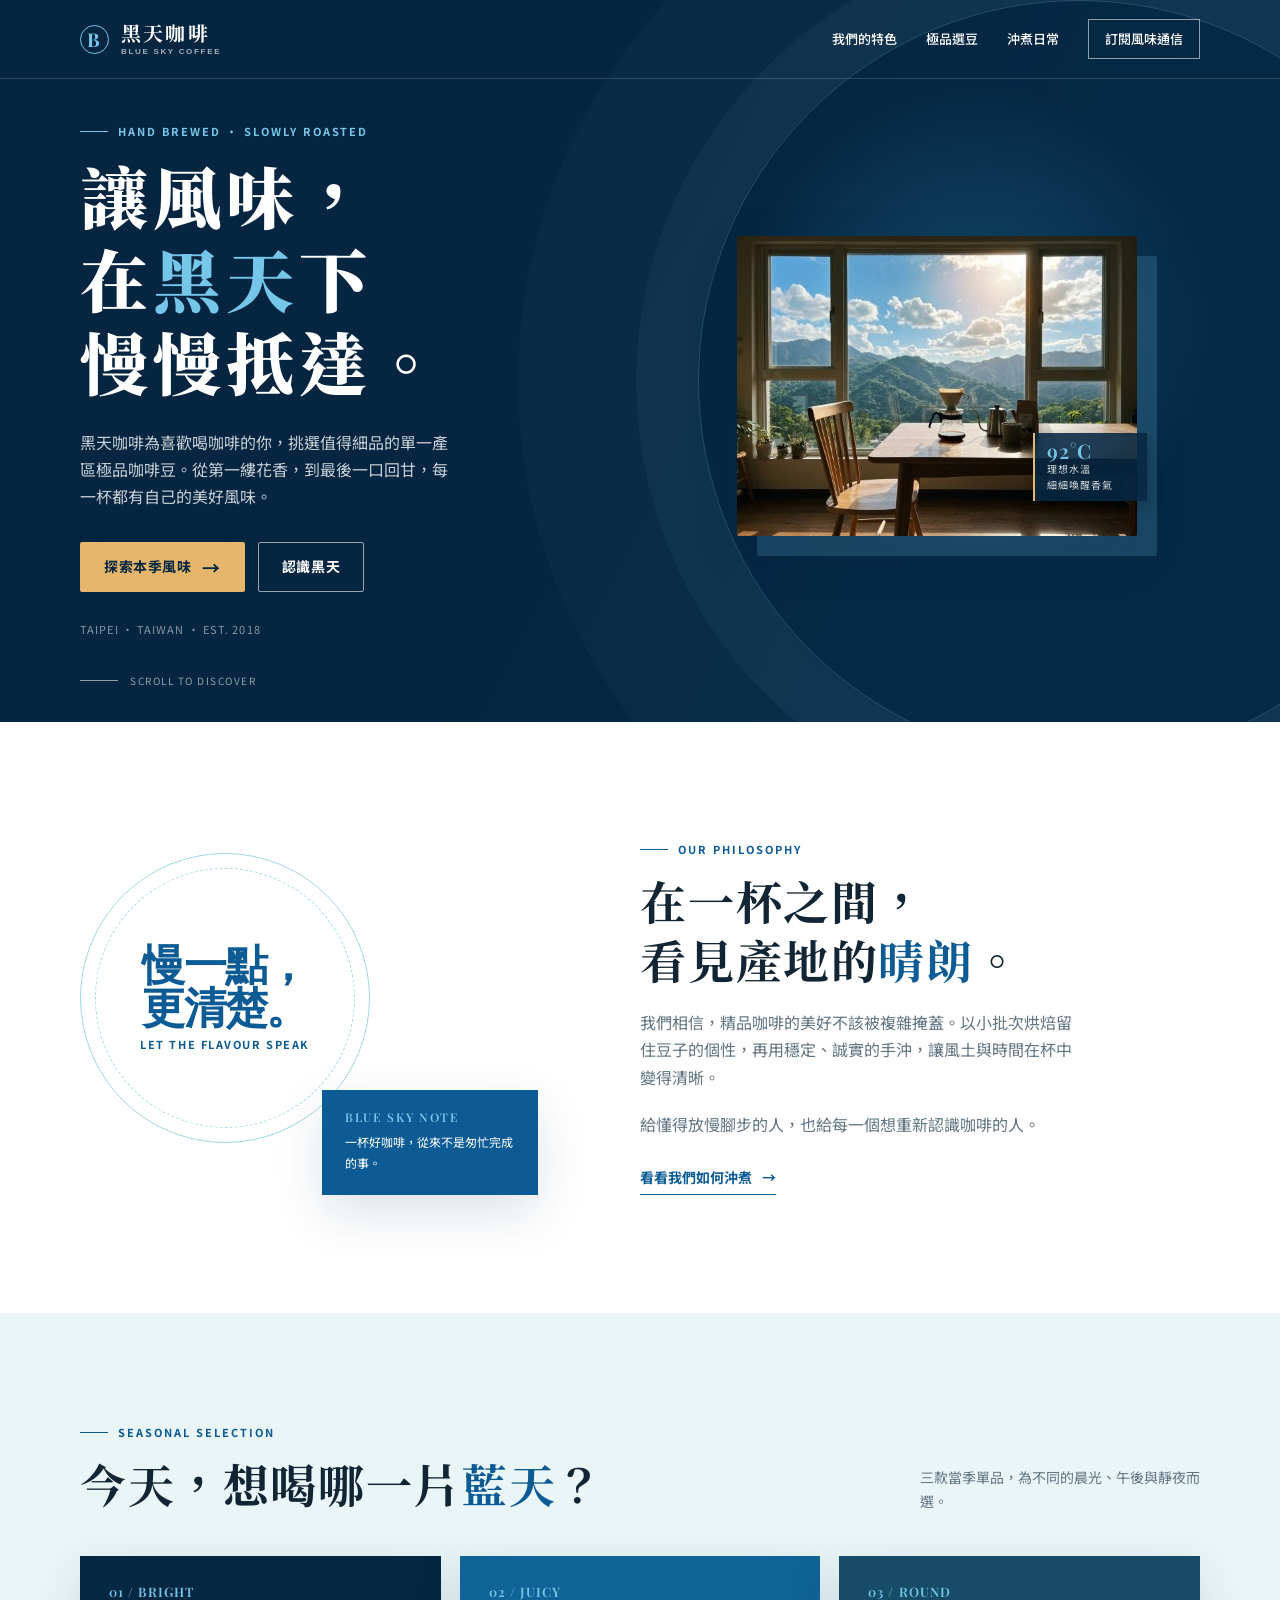
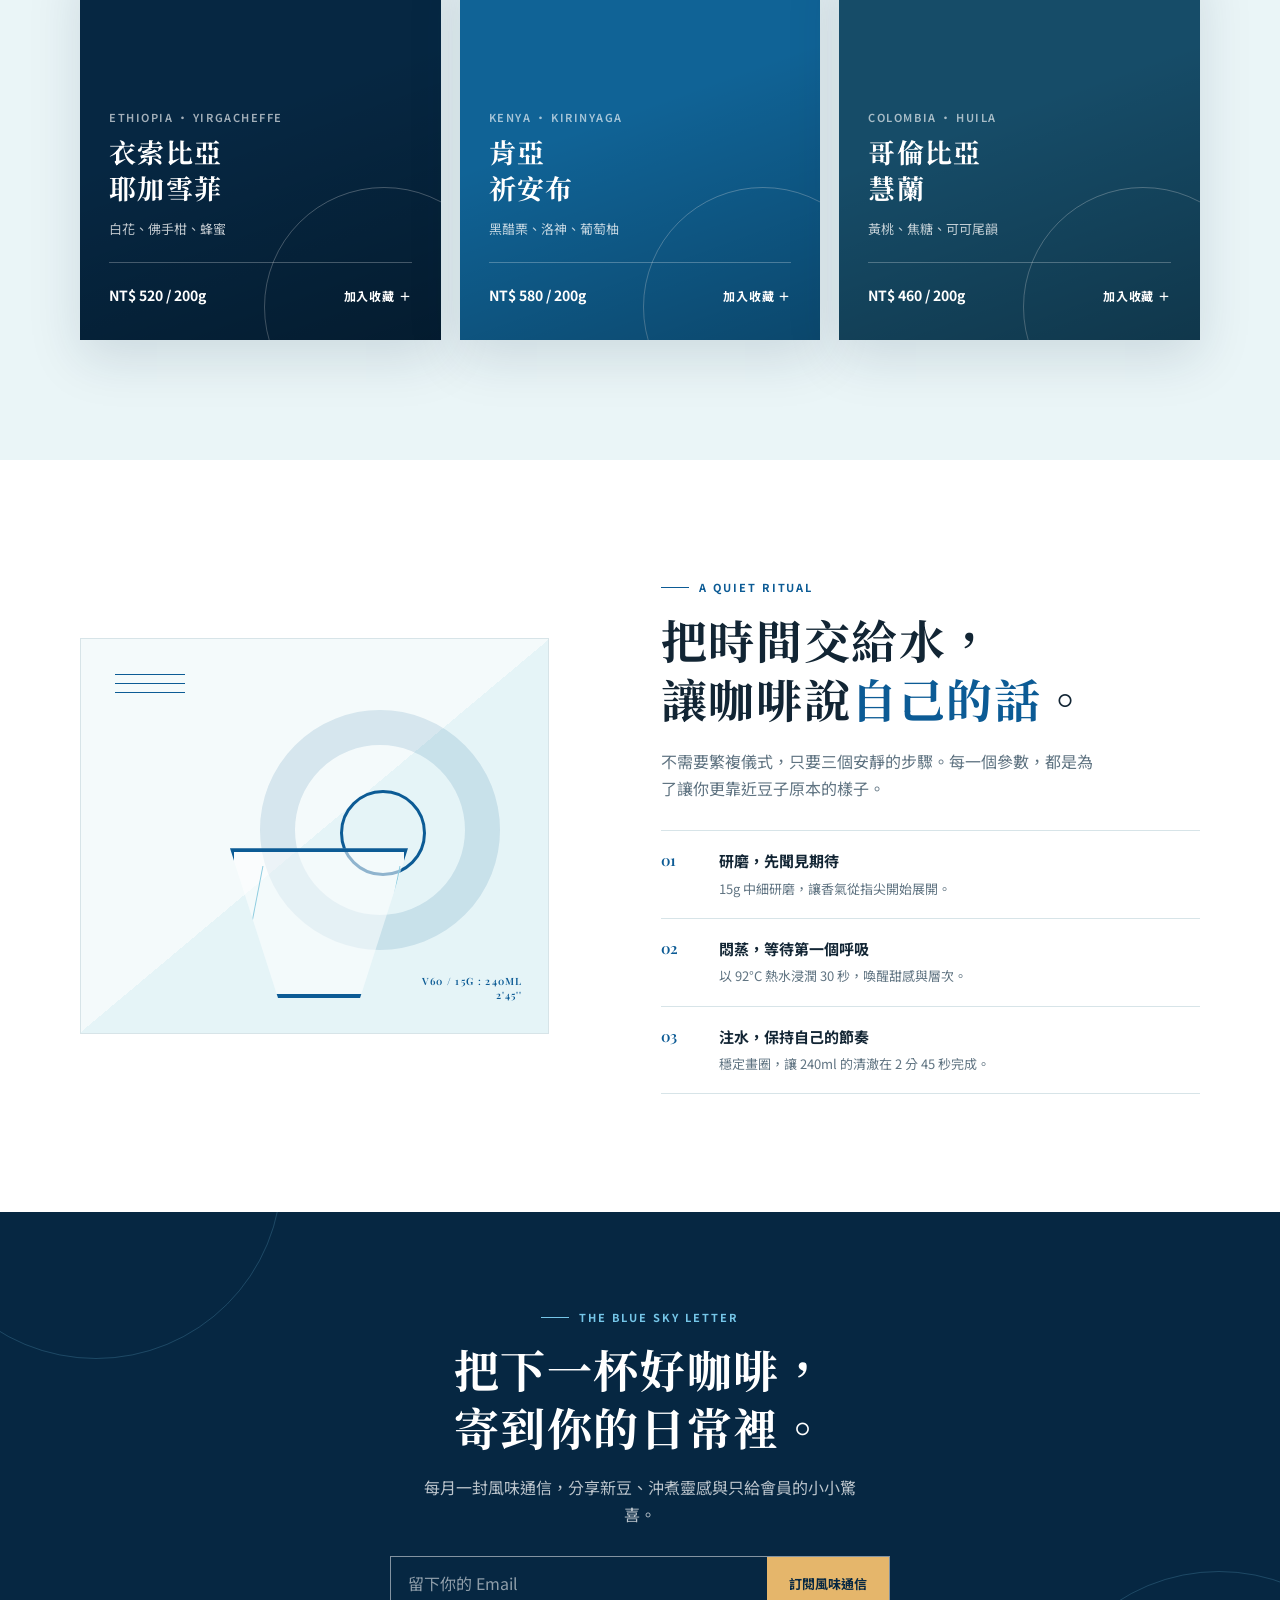
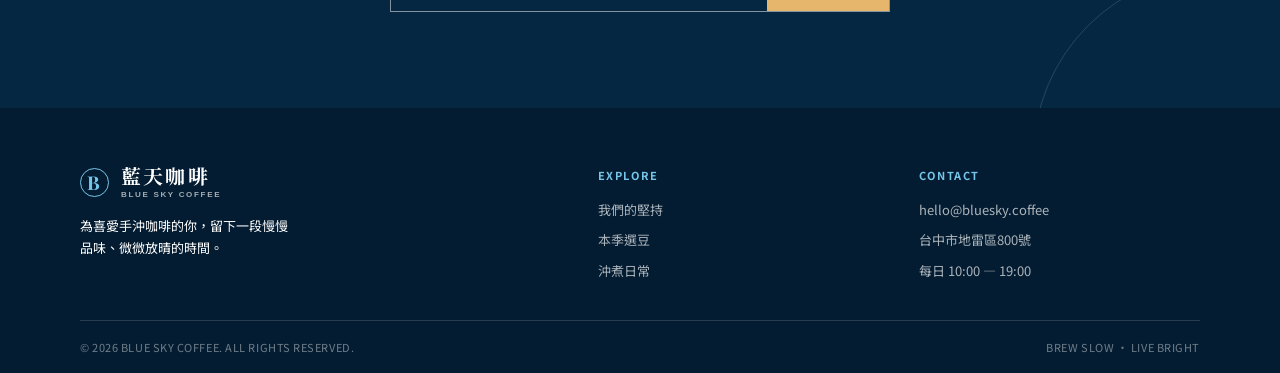
<file: onepage1/index.html>
<!DOCTYPE html>
<html lang="zh-Hant">
<head>
  <meta charset="UTF-8">
  <meta name="viewport" content="width=device-width, initial-scale=1.0">
  <meta name="description" content="黑天咖啡，為手沖咖啡愛好者挑選當季精品咖啡豆，讓每一杯都清澈、明亮、值得細品。">
  <title>黑天咖啡｜讓風味，慢慢抵達</title>
  <link rel="preconnect" href="https://fonts.googleapis.com">
  <link rel="preconnect" href="https://fonts.gstatic.com" crossorigin>
  <link href="https://fonts.googleapis.com/css2?family=Noto+Sans+TC:wght@400;500;600;700&family=Noto+Serif+TC:wght@500;600;700;900&family=Playfair+Display:ital,wght@0,600;0,700;1,600&display=swap" rel="stylesheet">
  <style>
    :root {
      --navy: #062742;
      --blue: #0c5b95;
      --sky: #75c6e8;
      --mist: #eaf5f7;
      --cream: #fbfaf6;
      --ink: #122534;
      --muted: #607482;
      --line: #d7e4e8;
      --sand: #e5b66b;
      --shadow: 0 18px 50px rgba(6, 39, 66, .13);
    }

    * { box-sizing: border-box; }
    html { scroll-behavior: smooth; }
    body {
      margin: 0;
      color: var(--ink);
      background: var(--cream);
      font-family: "Noto Sans TC", sans-serif;
      font-size: 16px;
      line-height: 1.7;
      -webkit-font-smoothing: antialiased;
    }

    a { color: inherit; text-decoration: none; }
    button, input { font: inherit; }
    button { cursor: pointer; }
    .wrap { width: min(1120px, calc(100% - 48px)); margin: 0 auto; }
    .serif { font-family: "Noto Serif TC", serif; }
    .eyebrow {
      display: flex;
      align-items: center;
      gap: 10px;
      margin: 0 0 13px;
      color: var(--blue);
      font-size: 11px;
      font-weight: 700;
      letter-spacing: .18em;
    }
    .eyebrow::before { content: ""; width: 28px; height: 1px; background: currentColor; }
    .section-title {
      margin: 0;
      font: 700 clamp(30px, 4vw, 46px)/1.28 "Noto Serif TC", serif;
      letter-spacing: .035em;
    }
    .section-title em { color: var(--blue); font-style: normal; }
    .section-copy { max-width: 48ch; margin: 20px 0 0; color: var(--muted); }
    .button {
      display: inline-flex;
      align-items: center;
      justify-content: center;
      gap: 11px;
      min-height: 50px;
      padding: 12px 23px;
      border: 1px solid transparent;
      border-radius: 2px;
      font-size: 14px;
      font-weight: 700;
      letter-spacing: .04em;
      transition: transform .22s ease, box-shadow .22s ease, background .22s ease;
    }
    .button:hover { transform: translateY(-2px); }
    .button:focus-visible, a:focus-visible { outline: 3px solid var(--sky); outline-offset: 4px; }
    .button-primary { color: var(--navy); background: var(--sand); box-shadow: 0 9px 22px rgba(1, 35, 59, .2); }
    .button-primary:hover { background: #f0c77f; }
    .button-outline { color: #fff; border-color: rgba(255,255,255,.58); }
    .button-outline:hover { background: rgba(255,255,255,.1); }
    .arrow { font-size: 18px; line-height: 1; }

    /* Header */
    .site-header {
      position: absolute;
      z-index: 10;
      width: 100%;
      color: #fff;
      border-bottom: 1px solid rgba(255, 255, 255, .16);
    }
    .nav { display: flex; align-items: center; justify-content: space-between; min-height: 78px; }
    .brand { display: flex; align-items: center; gap: 12px; font: 700 20px/1 "Noto Serif TC", serif; letter-spacing: .11em; }
    .brand-mark {
      display: grid;
      width: 29px;
      height: 29px;
      place-items: center;
      border: 1px solid var(--sky);
      border-radius: 50%;
      color: var(--sky);
      font: 700 19px/1 "Playfair Display", serif;
    }
    .brand small { display: block; margin-top: 5px; color: rgba(255,255,255,.64); font: 600 8px/1 sans-serif; letter-spacing: .21em; }
    .nav-links { display: flex; align-items: center; gap: 29px; font-size: 13px; font-weight: 500; }
    .nav-links a { position: relative; padding: 6px 0; }
    .nav-links a:not(.nav-cta)::after { content: ""; position: absolute; right: 0; bottom: 0; left: 0; height: 1px; background: var(--sky); transform: scaleX(0); transform-origin: right; transition: transform .22s; }
    .nav-links a:not(.nav-cta):hover::after { transform: scaleX(1); transform-origin: left; }
    .nav-cta { padding: 8px 16px !important; border: 1px solid rgba(255,255,255,.55); }
    .nav-cta:hover { color: var(--navy); background: #fff; }
    .menu-toggle { display: none; border: 0; color: #fff; background: transparent; }

    /* Hero */
    .hero { position: relative; min-height: 704px; overflow: hidden; color: #fff; background: var(--navy); }
    .hero::before {
      content: "";
      position: absolute;
      inset: 0;
      opacity: .36;
      background: radial-gradient(circle at 76% 45%, rgba(55, 167, 212, .75), transparent 23%), linear-gradient(117deg, rgba(4,25,45,.22) 0 48%, rgba(5,47,78,.82) 78%);
    }
    .hero::after {
      content: "";
      position: absolute;
      top: 0;
      right: -180px;
      width: 760px;
      height: 760px;
      border: 1px solid rgba(153,220,240,.22);
      border-radius: 50%;
      box-shadow: 0 0 0 62px rgba(153,220,240,.045), 0 0 0 180px rgba(153,220,240,.025);
    }
    .hero-grid { position: relative; z-index: 1; display: grid; grid-template-columns: 1.02fr .98fr; gap: 45px; align-items: center; min-height: 704px; padding: 122px 0 72px; }
    .hero .eyebrow { color: var(--sky); }
    .hero-title { max-width: 13ch; margin: 0; font: 900 clamp(42px, 5.5vw, 68px)/1.22 "Noto Serif TC", serif; letter-spacing: .075em; }
    .hero-title .blue { color: var(--sky); }
    .hero-lede { max-width: 42ch; margin: 26px 0 32px; color: rgba(255,255,255,.78); font-size: 16px; }
    .hero-actions { display: flex; flex-wrap: wrap; gap: 13px; }
    .hero-note { margin-top: 28px; color: rgba(255,255,255,.52); font-size: 11px; letter-spacing: .1em; }
    .hero-art {
      position: relative;
      display: flex;
      justify-content: center;
      align-items: center;
      width: 400px;
      max-width: 100%;
      margin: 0 auto;
    }
    .hero-photo {
      width: 400px;
      height: 300px;
      max-width: 100%;
      height: auto;
      aspect-ratio: 4 / 3;
      object-fit: cover;
      border-radius: 2px;
      box-shadow: 20px 20px 0 rgba(117, 198, 232, .18), var(--shadow);
      display: block;
    }
    .art-label {
      position: absolute;
      z-index: 3;
      right: -10px;
      bottom: 25px;
      width: 114px;
      padding: 8px 12px;
      border-left: 2px solid var(--sand);
      background: rgba(6, 39, 66, .88);
      color: rgba(255, 255, 255, .82);
      font-size: 10px;
      line-height: 1.6;
      letter-spacing: .1em;
      box-shadow: 0 4px 14px rgba(0, 0, 0, .25);
    }
    .art-label strong { display: block; color: var(--sky); font: 600 20px/1 "Playfair Display", serif; }
    .scroll-line { position: absolute; bottom: 23px; left: max(24px, calc((100% - 1120px) / 2)); z-index: 2; display: flex; align-items: center; gap: 12px; color: rgba(255,255,255,.56); font-size: 10px; letter-spacing: .15em; }
    .scroll-line::before { content: ""; width: 38px; height: 1px; background: currentColor; }

    /* Intro */
    .intro { padding: 118px 0; background: #fff; }
    .intro-grid { display: grid; grid-template-columns: .9fr 1.1fr; gap: clamp(45px, 8vw, 105px); align-items: center; }
    .intro-stamp { position: relative; min-height: 355px; }
    .stamp-circle { position: absolute; inset: 13px auto auto 0; display: grid; width: 290px; height: 290px; place-items: center; border: 1px solid #9dd7e7; border-radius: 50%; color: var(--blue); text-align: center; }
    .stamp-circle::before { content: ""; position: absolute; inset: 14px; border: 1px dashed #a5d9e6; border-radius: 50%; }
    .stamp-circle strong { display: block; font: 700 43px/1 "Playfair Display", serif; letter-spacing: -.04em; }
    .stamp-circle span { display: block; margin-top: 8px; font-size: 11px; font-weight: 700; letter-spacing: .14em; }
    .stamp-card { position: absolute; right: 0; bottom: 0; width: 216px; padding: 21px 23px; color: #fff; background: var(--blue); box-shadow: var(--shadow); }
    .stamp-card p { margin: 0; font-size: 12px; line-height: 1.8; }
    .stamp-card b { display: block; margin-bottom: 8px; color: var(--sky); font: 600 12px/1 "Playfair Display", serif; letter-spacing: .14em; }
    .intro .section-copy { font-size: 16px; }
    .intro-link { display: inline-flex; gap: 10px; margin-top: 28px; padding-bottom: 4px; border-bottom: 1px solid var(--blue); color: var(--blue); font-size: 14px; font-weight: 700; }

    /* Coffees */
    .coffee-section { padding: 110px 0 120px; background: var(--mist); }
    .section-head { display: flex; align-items: end; justify-content: space-between; gap: 30px; margin-bottom: 43px; }
    .section-head .section-copy { max-width: 35ch; margin: 0; font-size: 14px; }
    .coffee-grid { display: grid; grid-template-columns: repeat(3, 1fr); gap: 19px; }
    .coffee-card { position: relative; min-height: 384px; overflow: hidden; color: #fff; background: var(--navy); box-shadow: var(--shadow); }
    .coffee-card::before { content: ""; position: absolute; right: -63px; bottom: -87px; width: 238px; height: 238px; border: 1px solid rgba(255,255,255,.29); border-radius: 50%; }
    .coffee-card::after { content: ""; position: absolute; top: 0; right: 0; bottom: 0; left: 0; background: linear-gradient(160deg, transparent 42%, rgba(0,0,0,.28)); pointer-events: none; }
    .coffee-card:nth-child(2) { background: #106396; }
    .coffee-card:nth-child(3) { background: #164c68; }
    .coffee-content { position: relative; z-index: 1; display: flex; flex-direction: column; min-height: 384px; padding: 29px; }
    .coffee-number { color: var(--sky); font: 600 13px/1 "Playfair Display", serif; letter-spacing: .08em; }
    .coffee-origin { margin: auto 0 7px; color: rgba(255,255,255,.63); font-size: 11px; font-weight: 600; letter-spacing: .14em; }
    .coffee-card h3 { margin: 0; font: 700 27px/1.35 "Noto Serif TC", serif; letter-spacing: .05em; }
    .coffee-notes { margin: 11px 0 22px; color: rgba(255,255,255,.75); font-size: 13px; }
    .coffee-bottom { display: flex; align-items: center; justify-content: space-between; padding-top: 18px; border-top: 1px solid rgba(255,255,255,.25); }
    .price { font-size: 14px; font-weight: 700; }
    .add-button { padding: 5px 0; border: 0; color: #fff; background: none; font-size: 12px; font-weight: 700; letter-spacing: .07em; }
    .add-button:hover { color: var(--sand); }

    /* Brew process */
    .brew { overflow: hidden; padding: 118px 0; background: #fff; }
    .brew-grid { display: grid; grid-template-columns: .93fr 1.07fr; gap: clamp(44px, 9vw, 112px); align-items: center; }
    .brew-visual { position: relative; min-height: 396px; border: 1px solid var(--line); background: linear-gradient(140deg, #f4fafb 0 50%, #e5f4f7 50%); }
    .brew-visual::before { content: ""; position: absolute; top: 35px; left: 34px; width: 70px; height: 1px; background: var(--blue); box-shadow: 0 9px 0 var(--blue), 0 18px 0 var(--blue); }
    .pour-ring { position: absolute; top: 71px; right: 48px; width: 240px; height: 240px; border: 35px solid rgba(12,91,149,.13); border-radius: 50%; }
    .pour-ring::after { content: ""; position: absolute; top: 45px; left: 45px; width: 80px; height: 80px; border: 3px solid var(--blue); border-radius: 50%; }
    .brew-v60 { position: absolute; bottom: 35px; left: 51%; width: 178px; height: 150px; border: 4px solid var(--blue); background: rgba(255,255,255,.54); clip-path: polygon(0 0,100% 0,73% 100%,27% 100%); transform: translateX(-50%); }
    .brew-v60::before { content: ""; position: absolute; top: 14px; right: 16px; bottom: 0; left: 16px; border-left: 1px solid #8dcce0; border-right: 1px solid #8dcce0; transform: skewX(-11deg); }
    .brew-caption { position: absolute; right: 25px; bottom: 21px; color: var(--blue); font: 600 10px/1.4 "Playfair Display", serif; letter-spacing: .13em; text-align: right; }
    .brew-steps { display: grid; gap: 0; margin: 28px 0 0; padding: 0; list-style: none; }
    .brew-steps li { display: grid; grid-template-columns: 43px 1fr; gap: 15px; padding: 17px 0; border-top: 1px solid var(--line); }
    .brew-steps li:last-child { border-bottom: 1px solid var(--line); }
    .step-no { color: var(--blue); font: 600 15px/1.7 "Playfair Display", serif; }
    .step-copy b { display: block; font-size: 15px; }
    .step-copy span { color: var(--muted); font-size: 13px; }

    /* CTA and Footer */
    .visit { position: relative; overflow: hidden; padding: 96px 0; color: #fff; background: var(--navy); text-align: center; }
    .visit::before, .visit::after { content: ""; position: absolute; width: 370px; height: 370px; border: 1px solid rgba(117,198,232,.21); border-radius: 50%; }
    .visit::before { top: -225px; left: -90px; }
    .visit::after { right: -125px; bottom: -235px; }
    .visit .wrap { position: relative; z-index: 1; }
    .visit .eyebrow { justify-content: center; color: var(--sky); }
    .visit .section-title { font-size: clamp(30px, 4vw, 45px); }
    .visit p:not(.eyebrow) { max-width: 48ch; margin: 19px auto 28px; color: rgba(255,255,255,.73); }
    .subscribe { display: flex; max-width: 500px; margin: 0 auto; border: 1px solid rgba(255,255,255,.5); }
    .subscribe input { min-width: 0; flex: 1; padding: 13px 17px; border: 0; outline: none; color: #fff; background: transparent; }
    .subscribe input::placeholder { color: rgba(255,255,255,.55); }
    .subscribe button { padding: 0 22px; border: 0; color: var(--navy); background: var(--sand); font-size: 13px; font-weight: 700; white-space: nowrap; }
    .subscribe button:hover { background: #f0c77f; }
    footer { color: rgba(255,255,255,.67); background: #031c31; }
    .footer-top { display: grid; grid-template-columns: 1.7fr 1fr 1fr; gap: 40px; padding: 58px 0 38px; }
    .footer-brand { color: #fff; }
    .footer-brand p { max-width: 31ch; margin: 16px 0 0; font-size: 13px; }
    .footer-heading { margin: 0 0 15px; color: var(--sky); font-size: 11px; font-weight: 700; letter-spacing: .14em; }
    .footer-list { margin: 0; padding: 0; list-style: none; font-size: 13px; }
    .footer-list li + li { margin-top: 8px; }
    .footer-list a:hover { color: #fff; }
    .footer-bottom { display: flex; justify-content: space-between; gap: 24px; padding: 17px 0; border-top: 1px solid rgba(255,255,255,.14); color: rgba(255,255,255,.43); font-size: 11px; letter-spacing: .05em; }

    .toast { position: fixed; right: 22px; bottom: 22px; z-index: 20; max-width: min(330px, calc(100% - 44px)); padding: 13px 18px; border-left: 3px solid var(--sand); color: #fff; background: var(--navy); box-shadow: var(--shadow); opacity: 0; pointer-events: none; transform: translateY(12px); transition: opacity .25s, transform .25s; font-size: 13px; }
    .toast.show { opacity: 1; transform: translateY(0); }

    .reveal { opacity: 0; transform: translateY(18px); transition: opacity .65s ease, transform .65s ease; }
    .reveal.visible { opacity: 1; transform: translateY(0); }

    @media (max-width: 820px) {
      .nav { min-height: 68px; }
      .menu-toggle { display: block; width: 42px; height: 42px; font-size: 23px; }
      .nav-links { position: absolute; top: 68px; right: 0; left: 0; display: grid; gap: 0; max-height: 0; overflow: hidden; background: #05233c; transition: max-height .27s ease; }
      .nav-links.open { max-height: 300px; border-top: 1px solid rgba(255,255,255,.12); }
      .nav-links a { padding: 13px 24px; border-bottom: 1px solid rgba(255,255,255,.09); }
      .nav-links .nav-cta { margin: 11px 24px; text-align: center; }
      .hero, .hero-grid { min-height: 710px; }
      .hero-grid { grid-template-columns: 1fr; padding-top: 115px; }
      .hero-art { margin-top: 15px; }
      .intro-grid, .brew-grid { grid-template-columns: 1fr; }
      .intro-stamp { max-width: 510px; width: 100%; }
      .coffee-grid { grid-template-columns: 1fr 1fr; }
      .coffee-card:last-child { grid-column: span 2; }
      .footer-top { grid-template-columns: 1.4fr 1fr; }
      .footer-brand { grid-column: span 2; }
    }

    @media (max-width: 560px) {
      .wrap { width: min(100% - 34px, 1120px); }
      .hero, .hero-grid { min-height: 680px; }
      .hero-grid { padding-top: 100px; padding-bottom: 48px; }
      .hero-title { font-size: 40px; }
      .hero-lede { margin: 18px 0 23px; font-size: 14px; }
      .hero-art { width: min(100%, 320px); }
      .hero-photo { box-shadow: 12px 12px 0 rgba(117, 198, 232, .18), var(--shadow); }
      .art-label { display: none; }
      .scroll-line { bottom: 12px; left: 17px; }
      .intro, .coffee-section, .brew { padding: 76px 0; }
      .stamp-circle { width: 245px; height: 245px; }
      .stamp-card { width: 185px; padding: 16px; }
      .section-head { display: block; }
      .section-head .section-copy { margin-top: 15px; }
      .coffee-grid { grid-template-columns: 1fr; }
      .coffee-card, .coffee-card:last-child { grid-column: auto; min-height: 330px; }
      .coffee-content { min-height: 330px; }
      .brew-visual { min-height: 310px; }
      .pour-ring { top: 48px; right: 25px; width: 190px; height: 190px; border-width: 27px; }
      .visit { padding: 76px 0; }
      .subscribe { display: block; border: 0; }
      .subscribe input { width: 100%; border: 1px solid rgba(255,255,255,.5); }
      .subscribe button { width: 100%; min-height: 48px; margin-top: 9px; }
      .footer-top { grid-template-columns: 1fr; gap: 30px; }
      .footer-brand { grid-column: auto; }
      .footer-bottom { display: block; }
      .footer-bottom span + span { display: block; margin-top: 6px; }
    }

    @media (prefers-reduced-motion: reduce) {
      html { scroll-behavior: auto; }
      *, *::before, *::after { transition-duration: .01ms !important; animation-duration: .01ms !important; }
      .reveal { opacity: 1; transform: none; }
    }
  </style>
</head>
<body>
  <header class="site-header" id="top">
    <nav class="nav wrap" aria-label="主要導覽">
      <a class="brand" href="#top" aria-label="回到黑天咖啡首頁">
        <span class="brand-mark">B</span>
        <span>黑天咖啡<small>BLUE SKY COFFEE</small></span>
      </a>
      <button class="menu-toggle" type="button" aria-label="開啟導覽選單" aria-expanded="false" aria-controls="navLinks">☰</button>
      <div class="nav-links" id="navLinks">
        <a href="#story">我們的特色</a>
        <a href="#coffee">極品選豆</a>
        <a href="#brew">沖煮日常</a>
        <a class="nav-cta" href="#visit">訂閱風味通信</a>
      </div>
    </nav>
  </header>

  <main>
    <section class="hero" aria-labelledby="heroTitle">
      <div class="hero-grid wrap">
        <div class="reveal">
          <p class="eyebrow">HAND BREWED · SLOWLY ROASTED</p>
          <h1 class="hero-title" id="heroTitle">讓風味，<br>在<span class="blue">黑天</span>下<br>慢慢抵達。</h1>
          <p class="hero-lede">黑天咖啡為喜歡喝咖啡的你，挑選值得細品的單一產區極品咖啡豆。從第一縷花香，到最後一口回甘，每一杯都有自己的美好風味。</p>
          <div class="hero-actions">
            <a class="button button-primary" href="#coffee">探索本季風味 <span class="arrow">→</span></a>
            <a class="button button-outline" href="#story">認識黑天</a>
          </div>
          <p class="hero-note">TAIPEI · TAIWAN · EST. 2018</p>
        </div>
        <div class="hero-art" aria-hidden="true">
          <img class="hero-photo" src="images/hero.jpg" width="400" height="300" alt="黑天咖啡 手沖咖啡">
          <p class="art-label"><strong>92°C</strong>理想水溫<br>細細喚醒香氣</p>
        </div>
      </div>
      <p class="scroll-line">SCROLL TO DISCOVER</p>
    </section>

    <section class="intro" id="story" aria-labelledby="storyTitle">
      <div class="intro-grid wrap">
        <div class="intro-stamp reveal" aria-hidden="true">
          <div class="stamp-circle"><div><strong>慢一點，<br>更清楚。</strong><span>LET THE FLAVOUR SPEAK</span></div></div>
          <div class="stamp-card"><b>BLUE SKY NOTE</b><p>一杯好咖啡，從來不是匆忙完成的事。</p></div>
        </div>
        <div class="reveal">
          <p class="eyebrow">OUR PHILOSOPHY</p>
          <h2 class="section-title" id="storyTitle">在一杯之間，<br>看見產地的<em>晴朗</em>。</h2>
          <p class="section-copy">我們相信，精品咖啡的美好不該被複雜掩蓋。以小批次烘焙留住豆子的個性，再用穩定、誠實的手沖，讓風土與時間在杯中變得清晰。</p>
          <p class="section-copy">給懂得放慢腳步的人，也給每一個想重新認識咖啡的人。</p>
          <a class="intro-link" href="#brew">看看我們如何沖煮 <span>→</span></a>
        </div>
      </div>
    </section>

    <section class="coffee-section" id="coffee" aria-labelledby="coffeeTitle">
      <div class="wrap">
        <div class="section-head reveal">
          <div><p class="eyebrow">SEASONAL SELECTION</p><h2 class="section-title" id="coffeeTitle">今天，想喝哪一片<em>藍天</em>？</h2></div>
          <p class="section-copy">三款當季單品，為不同的晨光、午後與靜夜而選。</p>
        </div>
        <div class="coffee-grid">
          <article class="coffee-card reveal">
            <div class="coffee-content">
              <span class="coffee-number">01 / BRIGHT</span>
              <p class="coffee-origin">ETHIOPIA · YIRGACHEFFE</p>
              <h3>衣索比亞<br>耶加雪菲</h3>
              <p class="coffee-notes">白花、佛手柑、蜂蜜</p>
              <div class="coffee-bottom"><span class="price">NT$ 520 / 200g</span><button class="add-button" type="button" data-coffee="衣索比亞・耶加雪菲">加入收藏 ＋</button></div>
            </div>
          </article>
          <article class="coffee-card reveal">
            <div class="coffee-content">
              <span class="coffee-number">02 / JUICY</span>
              <p class="coffee-origin">KENYA · KIRINYAGA</p>
              <h3>肯亞<br>祈安布</h3>
              <p class="coffee-notes">黑醋栗、洛神、葡萄柚</p>
              <div class="coffee-bottom"><span class="price">NT$ 580 / 200g</span><button class="add-button" type="button" data-coffee="肯亞・祈安布">加入收藏 ＋</button></div>
            </div>
          </article>
          <article class="coffee-card reveal">
            <div class="coffee-content">
              <span class="coffee-number">03 / ROUND</span>
              <p class="coffee-origin">COLOMBIA · HUILA</p>
              <h3>哥倫比亞<br>慧蘭</h3>
              <p class="coffee-notes">黃桃、焦糖、可可尾韻</p>
              <div class="coffee-bottom"><span class="price">NT$ 460 / 200g</span><button class="add-button" type="button" data-coffee="哥倫比亞・慧蘭">加入收藏 ＋</button></div>
            </div>
          </article>
        </div>
      </div>
    </section>

    <section class="brew" id="brew" aria-labelledby="brewTitle">
      <div class="brew-grid wrap">
        <div class="brew-visual reveal" aria-hidden="true">
          <div class="pour-ring"></div><div class="brew-v60"></div><p class="brew-caption">V60 / 15G : 240ML<br>2'45''</p>
        </div>
        <div class="reveal">
          <p class="eyebrow">A QUIET RITUAL</p>
          <h2 class="section-title" id="brewTitle">把時間交給水，<br>讓咖啡說<em>自己的話</em>。</h2>
          <p class="section-copy">不需要繁複儀式，只要三個安靜的步驟。每一個參數，都是為了讓你更靠近豆子原本的樣子。</p>
          <ol class="brew-steps">
            <li><span class="step-no">01</span><span class="step-copy"><b>研磨，先聞見期待</b><span>15g 中細研磨，讓香氣從指尖開始展開。</span></span></li>
            <li><span class="step-no">02</span><span class="step-copy"><b>悶蒸，等待第一個呼吸</b><span>以 92°C 熱水浸潤 30 秒，喚醒甜感與層次。</span></span></li>
            <li><span class="step-no">03</span><span class="step-copy"><b>注水，保持自己的節奏</b><span>穩定畫圈，讓 240ml 的清澈在 2 分 45 秒完成。</span></span></li>
          </ol>
        </div>
      </div>
    </section>

    <section class="visit" id="visit" aria-labelledby="visitTitle">
      <div class="wrap reveal">
        <p class="eyebrow">THE BLUE SKY LETTER</p>
        <h2 class="section-title" id="visitTitle">把下一杯好咖啡，<br>寄到你的日常裡。</h2>
        <p>每月一封風味通信，分享新豆、沖煮靈感與只給會員的小小驚喜。</p>
        <form class="subscribe" id="subscribeForm">
          <input type="email" aria-label="電子郵件地址" placeholder="留下你的 Email" required>
          <button type="submit">訂閱風味通信</button>
        </form>
      </div>
    </section>
  </main>

  <footer>
    <div class="footer-top wrap">
      <div class="footer-brand"><a class="brand" href="#top"><span class="brand-mark">B</span><span>藍天咖啡<small>BLUE SKY COFFEE</small></span></a><p>為喜愛手沖咖啡的你，留下一段慢慢品味、微微放晴的時間。</p></div>
      <div><p class="footer-heading">EXPLORE</p><ul class="footer-list"><li><a href="#story">我們的堅持</a></li><li><a href="#coffee">本季選豆</a></li><li><a href="#brew">沖煮日常</a></li></ul></div>
      <div><p class="footer-heading">CONTACT</p><ul class="footer-list"><li><a href="mailto:hello@bluesky.coffee">hello@bluesky.coffee</a></li><li>台中市地雷區800號</li><li>每日 10:00 — 19:00</li></ul></div>
    </div>
    <div class="footer-bottom wrap"><span>© 2026 BLUE SKY COFFEE. ALL RIGHTS RESERVED.</span><span>BREW SLOW · LIVE BRIGHT</span></div>
  </footer>

  <div class="toast" id="toast" role="status" aria-live="polite"></div>
  <script>
    const menuToggle = document.querySelector('.menu-toggle');
    const navLinks = document.getElementById('navLinks');
    menuToggle.addEventListener('click', () => {
      const open = navLinks.classList.toggle('open');
      menuToggle.setAttribute('aria-expanded', open);
      menuToggle.setAttribute('aria-label', open ? '關閉導覽選單' : '開啟導覽選單');
      menuToggle.textContent = open ? '×' : '☰';
    });
    navLinks.querySelectorAll('a').forEach(link => link.addEventListener('click', () => {
      navLinks.classList.remove('open');
      menuToggle.setAttribute('aria-expanded', 'false');
      menuToggle.setAttribute('aria-label', '開啟導覽選單');
      menuToggle.textContent = '☰';
    }));

    const toast = document.getElementById('toast');
    let toastTimer;
    function showToast(message) {
      window.clearTimeout(toastTimer);
      toast.textContent = message;
      toast.classList.add('show');
      toastTimer = window.setTimeout(() => toast.classList.remove('show'), 2600);
    }
    document.querySelectorAll('[data-coffee]').forEach(button => button.addEventListener('click', () => {
      showToast(`已將「${button.dataset.coffee}」加入你的收藏。`);
    }));
    document.getElementById('subscribeForm').addEventListener('submit', event => {
      event.preventDefault();
      event.currentTarget.reset();
      showToast('謝謝訂閱，下一封晴朗的風味通信即將寄出。');
    });

    const reducedMotion = window.matchMedia('(prefers-reduced-motion: reduce)').matches;
    const revealItems = document.querySelectorAll('.reveal');
    if (reducedMotion || !('IntersectionObserver' in window)) {
      revealItems.forEach(item => item.classList.add('visible'));
    } else {
      const observer = new IntersectionObserver(entries => {
        entries.forEach(entry => {
          if (entry.isIntersecting) {
            entry.target.classList.add('visible');
            observer.unobserve(entry.target);
          }
        });
      }, { threshold: .12 });
      revealItems.forEach(item => observer.observe(item));
    }
  </script>
</body>
</html>
</file>
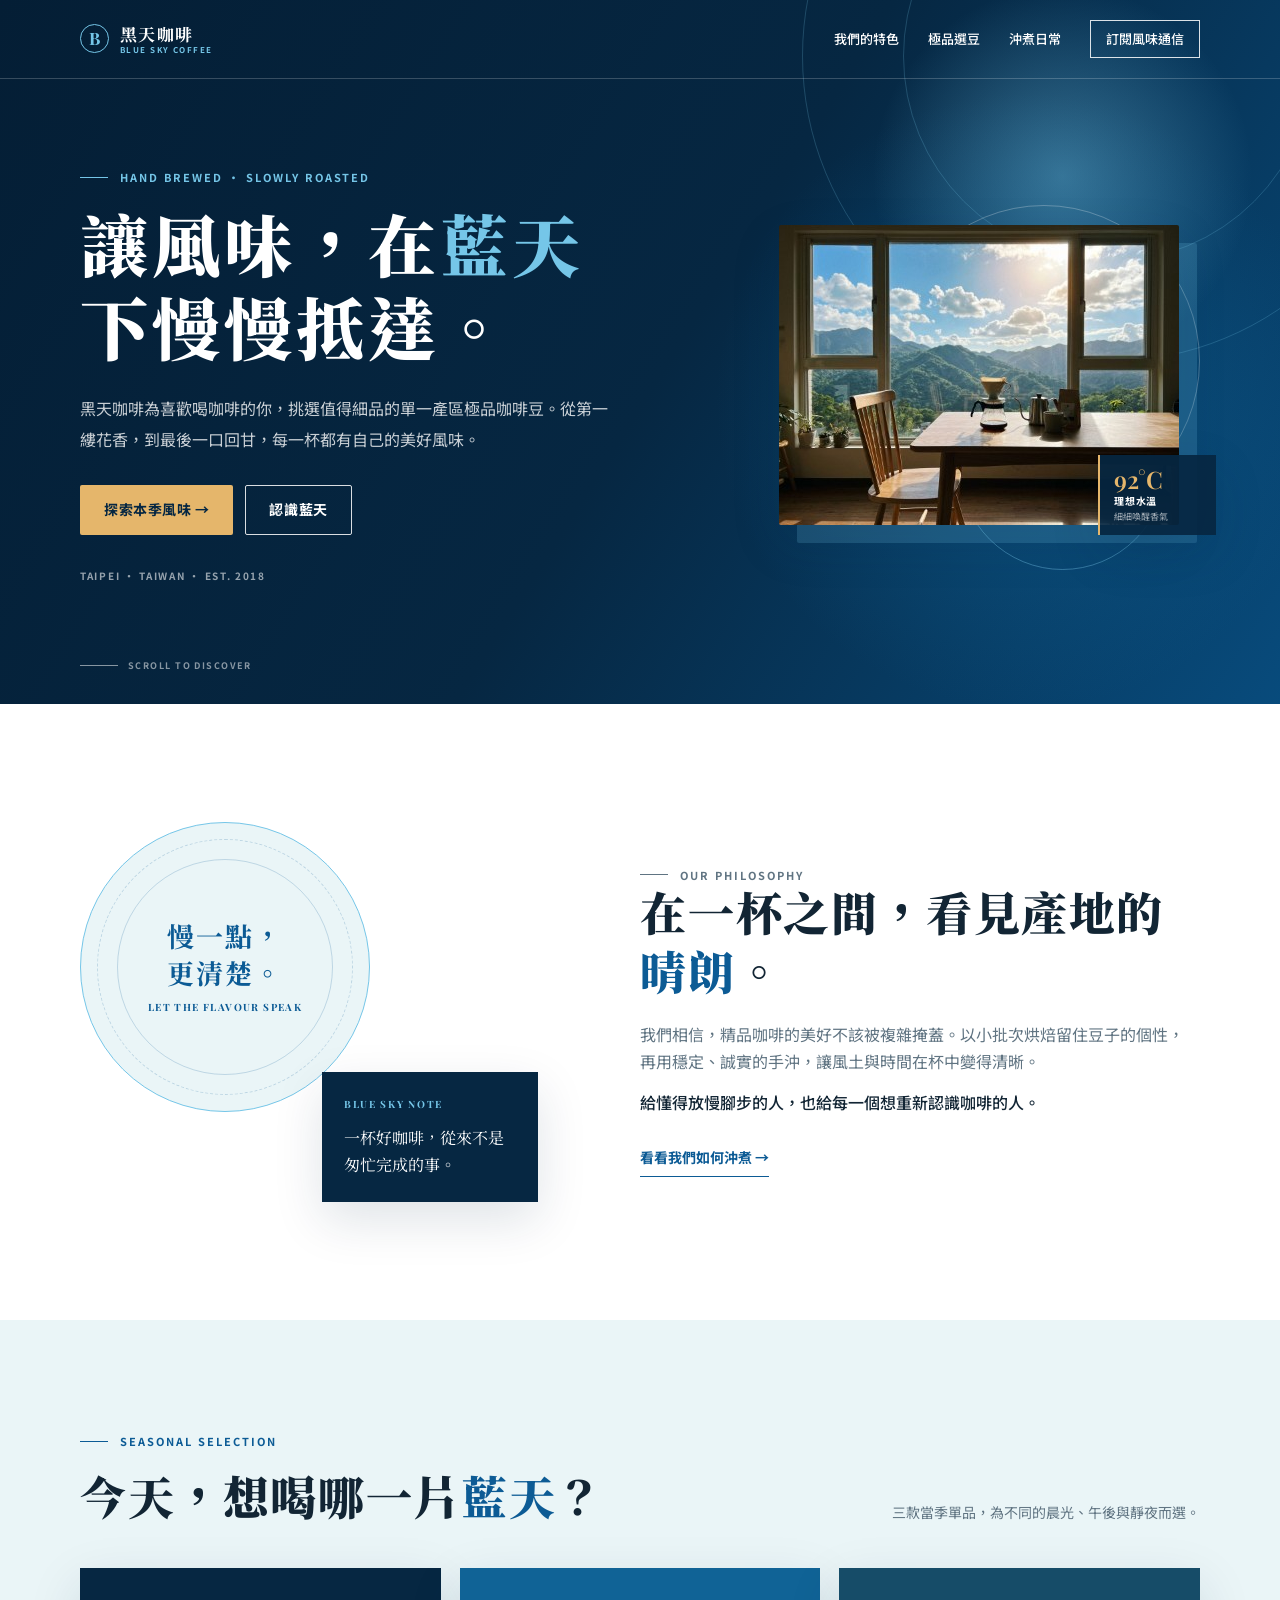
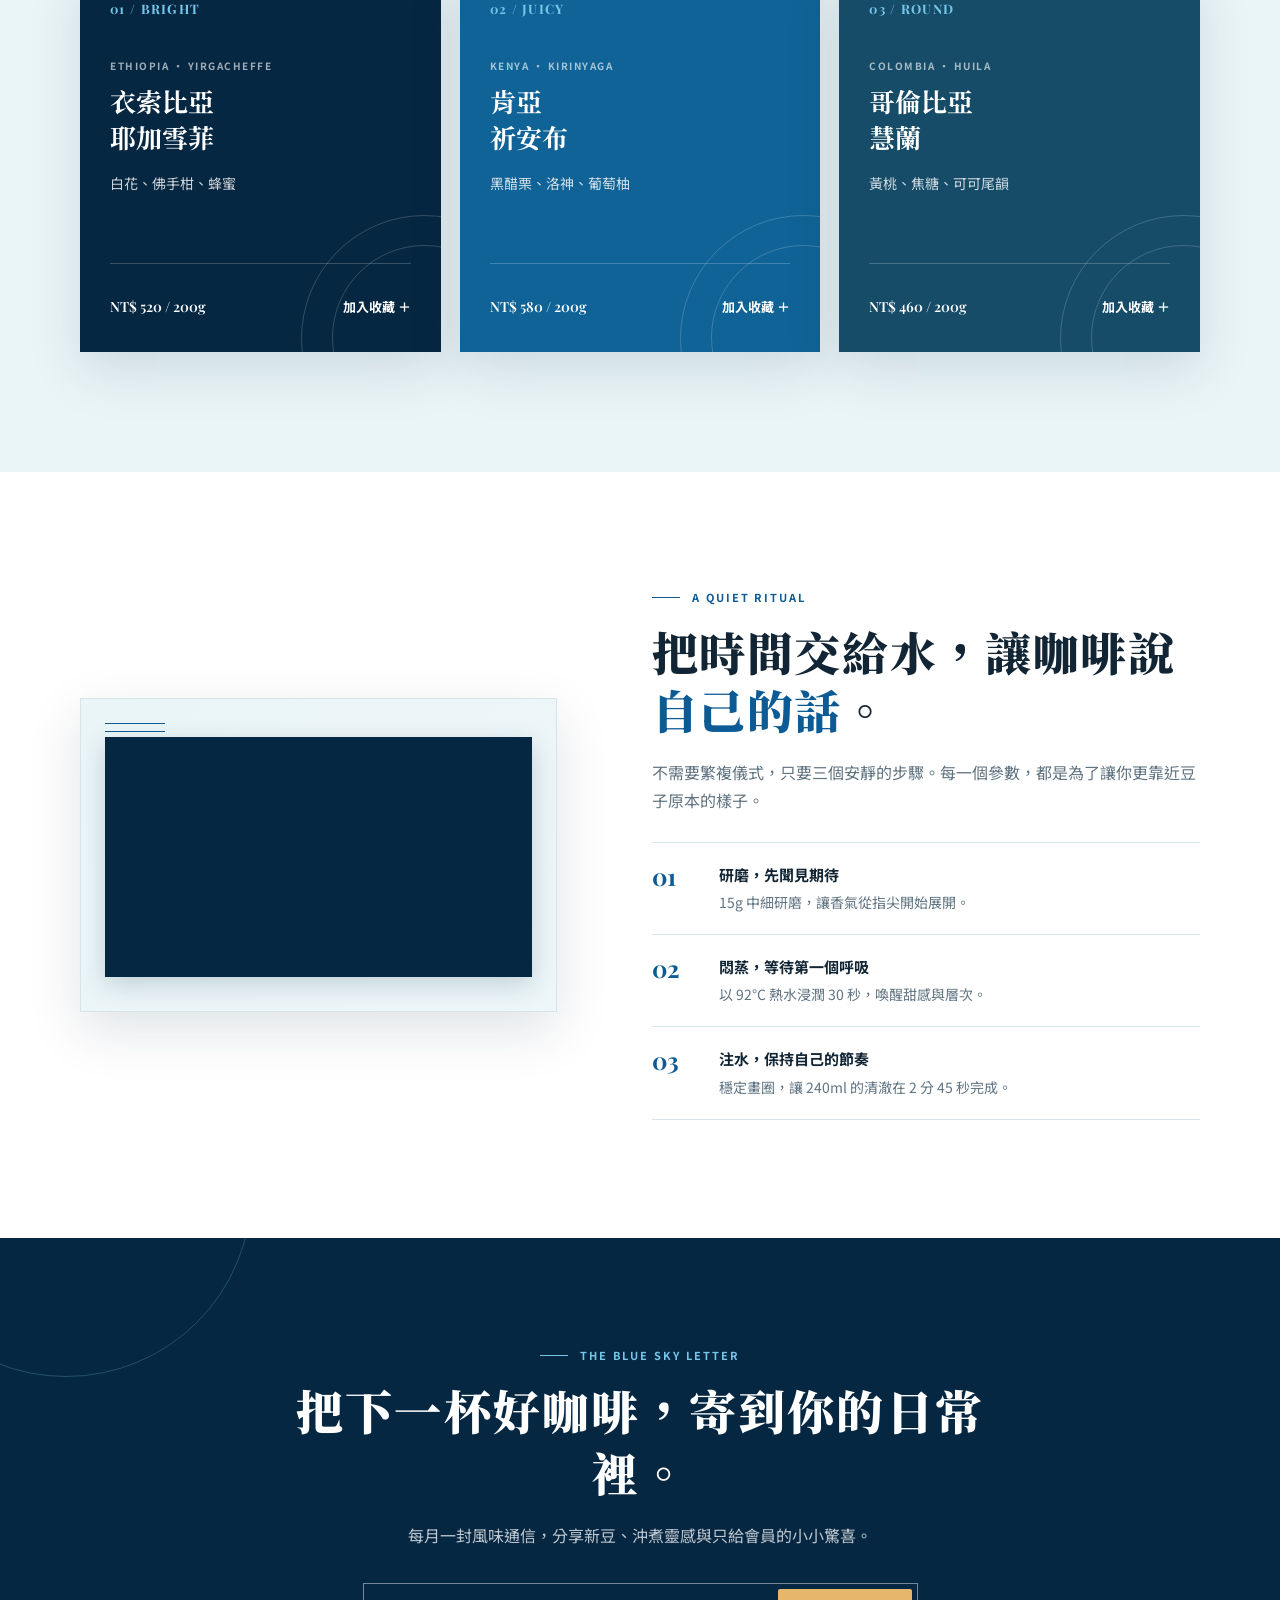
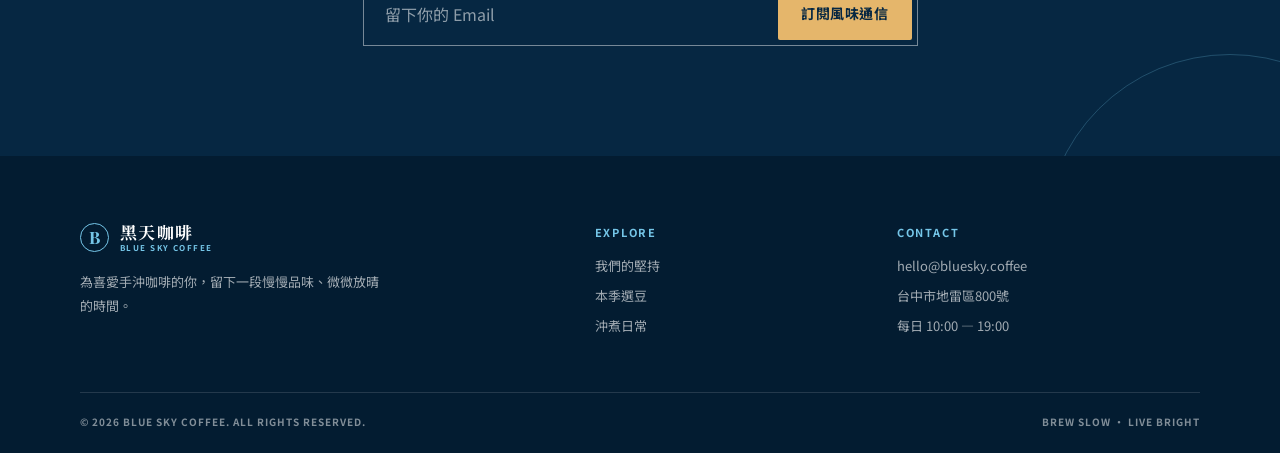
<file: onepage2/index.html>
<!DOCTYPE html>
<html lang="zh-Hant">
<head>
  <meta charset="UTF-8">
  <meta name="viewport" content="width=device-width, initial-scale=1.0">
  <meta name="description" content="黑天咖啡，為手沖咖啡愛好者挑選當季精品咖啡豆，讓每一杯都清澈、明亮、值得細品。">
  <title>黑天咖啡｜讓風味，慢慢抵達</title>
  <link rel="preconnect" href="https://fonts.googleapis.com">
  <link rel="preconnect" href="https://fonts.gstatic.com" crossorigin>
  <link href="https://fonts.googleapis.com/css2?family=Noto+Sans+TC:wght@400;500;600;700&family=Noto+Serif+TC:wght@600;700;900&family=Playfair+Display:ital,wght@0,600;0,700;1,600&display=swap" rel="stylesheet">
  <style>
    :root {
      --navy: #062742;
      --blue: #0c5b95;
      --sky: #75c6e8;
      --mist: #eaf5f7;
      --cream: #fbfaf6;
      --ink: #122534;
      --muted: #607482;
      --line: #d7e4e8;
      --sand: #e5b66b;
      --shadow: 0 18px 50px rgba(6, 39, 66, .13);
    }

    * { box-sizing: border-box; }
    html { scroll-behavior: smooth; }
    body {
      margin: 0;
      color: var(--ink);
      background: var(--cream);
      font-family: "Noto Sans TC", sans-serif;
      font-size: 16px;
      line-height: 1.7;
      -webkit-font-smoothing: antialiased;
    }
    a { color: inherit; text-decoration: none; }
    button, input { font: inherit; }
    button { cursor: pointer; }
    img { display: block; max-width: 100%; }
    :focus-visible { outline: 3px solid var(--sky); outline-offset: 4px; }

    .wrap { width: min(1120px, calc(100% - 48px)); margin: 0 auto; }
    .eyebrow {
      display: flex;
      align-items: center;
      gap: 12px;
      margin: 0 0 17px;
      color: var(--blue);
      font-size: 11px;
      font-weight: 700;
      letter-spacing: .18em;
      line-height: 1.35;
    }
    .eyebrow::before { width: 28px; height: 1px; background: currentColor; content: ""; }
    .section-title {
      margin: 0;
      font-family: "Noto Serif TC", serif;
      font-size: clamp(30px, 4vw, 46px);
      font-weight: 900;
      letter-spacing: .035em;
      line-height: 1.28;
    }
    .section-title em, .blue-word { color: var(--blue); font-style: normal; }
    .section-copy { margin: 20px 0 0; color: var(--muted); }
    .text-link {
      display: inline-flex;
      align-items: center;
      gap: 8px;
      margin-top: 29px;
      padding-bottom: 7px;
      border-bottom: 1px solid var(--blue);
      color: var(--blue);
      font-size: 14px;
      font-weight: 700;
      transition: color .2s ease, letter-spacing .2s ease;
    }
    .text-link:hover { color: var(--navy); letter-spacing: .04em; }

    /* Button */
    .button {
      display: inline-flex;
      align-items: center;
      justify-content: center;
      gap: 10px;
      min-height: 50px;
      padding: 12px 23px;
      border: 1px solid transparent;
      border-radius: 2px;
      font-size: 14px;
      font-weight: 700;
      letter-spacing: .04em;
      transition: transform .2s ease, box-shadow .2s ease, color .2s ease, background .2s ease;
    }
    .button:hover { transform: translateY(-2px); box-shadow: 0 9px 20px rgba(0,0,0,.15); }
    .button-primary { color: var(--navy); background: var(--sand); }
    .button-primary:hover { background: #f0c77f; }
    .button-secondary { border-color: rgba(255,255,255,.85); color: #fff; background: transparent; }
    .button-secondary:hover { color: var(--navy); background: #fff; }

    /* Header */
    .site-header {
      position: absolute;
      z-index: 10;
      top: 0;
      left: 0;
      width: 100%;
      border-bottom: 1px solid rgba(255,255,255,.2);
      color: #fff;
    }
    .nav-bar {
      display: flex;
      align-items: center;
      justify-content: space-between;
      min-height: 78px;
    }
    .brand { display: inline-flex; align-items: center; gap: 11px; min-width: max-content; }
    .brand-mark {
      display: grid;
      width: 29px;
      height: 29px;
      place-items: center;
      border: 1px solid var(--sky);
      border-radius: 50%;
      color: var(--sky);
      font-family: "Playfair Display", serif;
      font-size: 17px;
      font-weight: 700;
      line-height: 1;
    }
    .brand-name { display: grid; gap: 0; font-family: "Noto Serif TC", serif; font-size: 17px; font-weight: 700; letter-spacing: .08em; line-height: 1.3; }
    .brand-name small { color: var(--sky); font-family: "Noto Sans TC", sans-serif; font-size: 8px; font-weight: 700; letter-spacing: .18em; }
    .nav-links { display: flex; align-items: center; gap: 29px; list-style: none; margin: 0; padding: 0; font-size: 13px; font-weight: 500; }
    .nav-links a { position: relative; display: inline-block; padding: 8px 0; }
    .nav-links a:not(.nav-cta)::after {
      position: absolute;
      right: 0;
      bottom: 2px;
      width: 0;
      height: 1px;
      background: var(--sky);
      content: "";
      transition: width .25s ease;
    }
    .nav-links a:not(.nav-cta):hover::after { right: auto; left: 0; width: 100%; }
    .nav-links .nav-cta { padding: 7px 15px; border: 1px solid rgba(255,255,255,.85); transition: color .2s ease, background .2s ease; }
    .nav-links .nav-cta:hover { color: var(--navy); background: #fff; }
    .menu-toggle { display: none; border: 0; background: transparent; color: #fff; font-size: 26px; line-height: 1; }

    /* Hero */
    .hero {
      position: relative;
      isolation: isolate;
      display: grid;
      min-height: 704px;
      overflow: hidden;
      color: #fff;
      background:
        radial-gradient(circle at 83% 25%, rgba(117,198,232,.42), transparent 16%),
        radial-gradient(circle at 80% 57%, rgba(16,99,150,.52), transparent 28%),
        linear-gradient(122deg, #041e35 0%, var(--navy) 52%, #084b7c 100%);
    }
    .hero::before, .hero::after { position: absolute; z-index: -1; border: 1px solid rgba(117,198,232,.22); border-radius: 50%; content: ""; }
    .hero::before { width: 610px; height: 610px; top: -250px; right: -134px; }
    .hero::after { width: 410px; height: 410px; top: -150px; right: -35px; }
    .hero-inner { display: grid; grid-template-columns: 1.02fr .98fr; gap: 45px; align-items: center; width: min(1120px, calc(100% - 48px)); margin: 0 auto; padding: 122px 0 72px; }
    .hero .eyebrow { color: var(--sky); }
    .hero-title { max-width: 650px; margin: 0; font-family: "Noto Serif TC", serif; font-size: clamp(42px, 5.5vw, 68px); font-weight: 900; letter-spacing: .06em; line-height: 1.22; }
    .hero-title .sky-text, .hero-title .blue { color: var(--sky); }
    .hero-lede { max-width: 535px; margin: 26px 0 0; color: rgba(255,255,255,.78); font-size: 16px; line-height: 1.9; }
    .hero-actions { display: flex; flex-wrap: wrap; gap: 12px; margin-top: 31px; }
    .hero-place { margin: 32px 0 0; color: rgba(255,255,255,.58); font-size: 10px; font-weight: 700; letter-spacing: .17em; }
    .scroll-hint { position: absolute; bottom: 31px; left: max(24px, calc((100% - 1120px) / 2)); display: flex; align-items: center; gap: 10px; color: rgba(255,255,255,.52); font-size: 9px; font-weight: 700; letter-spacing: .16em; }
    .scroll-hint::before { width: 38px; height: 1px; background: currentColor; content: ""; }
    .hero-art { position: relative; justify-self: end; width: min(100%, 450px); padding: 21px 21px 25px 0; }
    .hero-art::before { position: absolute; top: 1px; right: 0; width: 310px; height: 310px; border: 1px solid rgba(255,255,255,.26); border-radius: 50%; content: ""; }
    .hero-art::after { position: absolute; right: 34px; bottom: -20px; width: 205px; height: 205px; border: 1px solid rgba(117,198,232,.4); border-radius: 50%; content: ""; }
    .hero-photo {
      position: relative;
      z-index: 1;
      width: 400px;
      height: 300px;
      margin-left: auto;
      object-fit: cover;
      border-radius: 2px;
      box-shadow: 18px 18px 0 rgba(117, 198, 232, .18), var(--shadow);
    }
    .art-note {
      position: absolute;
      z-index: 2;
      right: -16px;
      bottom: 15px;
      display: grid;
      width: 118px;
      gap: 1px;
      padding: 12px 14px;
      border-left: 2px solid var(--sand);
      color: #fff;
      background: rgba(6,39,66,.92);
      box-shadow: var(--shadow);
    }
    .art-note strong { color: var(--sand); font-family: "Playfair Display", serif; font-size: 24px; font-weight: 600; line-height: 1; }
    .art-note span { font-size: 10px; font-weight: 700; letter-spacing: .08em; }
    .art-note small { color: rgba(255,255,255,.64); font-size: 9px; line-height: 1.45; }

    /* Story */
    .story { padding: 118px 0; background: #fff; }
    .story-grid { display: grid; grid-template-columns: .9fr 1.1fr; gap: clamp(45px, 8vw, 105px); align-items: center; }
    .story-visual { position: relative; min-height: 380px; }
    .story-disc { position: absolute; top: 0; left: 0; display: grid; width: 290px; height: 290px; place-content: center; border: 1px solid var(--sky); border-radius: 50%; color: var(--blue); text-align: center; background: var(--mist); }
    .story-disc::before, .story-disc::after { position: absolute; border: 1px solid rgba(12,91,149,.2); border-radius: 50%; content: ""; }
    .story-disc::before { inset: 16px; border-style: dashed; }
    .story-disc::after { inset: 36px; }
    .story-disc b { position: relative; z-index: 1; font-family: "Noto Serif TC", serif; font-size: 27px; letter-spacing: .08em; line-height: 1.35; }
    .story-disc span { position: relative; z-index: 1; margin-top: 8px; font-family: "Playfair Display", serif; font-size: 10px; font-weight: 700; letter-spacing: .14em; }
    .story-card { position: absolute; right: 0; bottom: 0; width: 216px; padding: 24px 22px; color: #fff; background: var(--navy); box-shadow: var(--shadow); }
    .story-card .card-label { display: block; color: var(--sky); font-family: "Playfair Display", serif; font-size: 10px; font-weight: 700; letter-spacing: .17em; }
    .story-card p { margin: 12px 0 0; font-family: "Noto Serif TC", serif; font-size: 16px; line-height: 1.65; }
    .story-copy p { max-width: 570px; margin: 21px 0 0; color: var(--muted); }
    .story-copy p + p { margin-top: 14px; color: var(--ink); font-weight: 500; }

    /* Coffee */
    .coffee { padding: 114px 0 120px; background: var(--mist); }
    .section-heading { display: flex; align-items: end; justify-content: space-between; gap: 30px; margin-bottom: 43px; }
    .section-heading .section-copy { max-width: 320px; margin: 0; font-size: 14px; }
    .coffee-grid { display: grid; grid-template-columns: repeat(3, 1fr); gap: 19px; }
    .coffee-card { position: relative; display: flex; flex-direction: column; min-height: 384px; overflow: hidden; padding: 30px; color: #fff; background: var(--navy); box-shadow: var(--shadow); }
    .coffee-card:nth-child(2) { background: #106396; }
    .coffee-card:nth-child(3) { background: #164c68; }
    .coffee-card::before, .coffee-card::after { position: absolute; border: 1px solid rgba(255,255,255,.18); border-radius: 50%; content: ""; }
    .coffee-card::before { width: 245px; height: 245px; right: -107px; bottom: -110px; }
    .coffee-card::after { width: 183px; height: 183px; right: -76px; bottom: -78px; }
    .coffee-card > * { position: relative; z-index: 1; }
    .coffee-number { color: var(--sky); font-family: "Playfair Display", serif; font-size: 13px; font-weight: 700; letter-spacing: .1em; }
    .coffee-origin { margin-top: 37px; color: rgba(255,255,255,.62); font-size: 10px; font-weight: 700; letter-spacing: .15em; }
    .coffee-name { margin: 9px 0 0; font-family: "Noto Serif TC", serif; font-size: 26px; font-weight: 700; line-height: 1.4; }
    .coffee-taste { margin: 16px 0 0; color: rgba(255,255,255,.8); font-size: 14px; }
    .coffee-footer { display: flex; align-items: center; justify-content: space-between; gap: 10px; margin-top: auto; padding-top: 28px; border-top: 1px solid rgba(255,255,255,.2); }
    .coffee-price { font-family: "Playfair Display", serif; font-size: 14px; font-weight: 600; white-space: nowrap; }
    .collect-button { padding: 4px 0; border: 0; color: #fff; background: transparent; font-size: 13px; font-weight: 700; white-space: nowrap; transition: color .2s ease; }
    .collect-button:hover { color: var(--sand); }

    /* Brew Section (Video & Steps) */
    .brew { padding: 118px 0; background: #fff; }
    .brew-grid { display: grid; grid-template-columns: .93fr 1.07fr; gap: clamp(45px, 8vw, 95px); align-items: center; }
    .video-frame {
      position: relative;
      overflow: hidden;
      padding: 38px 24px 34px;
      background: linear-gradient(135deg, var(--mist) 0%, #edf7f9 100%);
      border: 1px solid var(--line);
      box-shadow: var(--shadow);
    }
    .video-frame::before {
      position: absolute;
      top: 24px;
      left: 24px;
      width: 60px;
      height: 1px;
      background: var(--blue);
      box-shadow: 0 8px 0 var(--blue), 0 16px 0 var(--blue);
      content: "";
    }
    .video-responsive {
      position: relative;
      z-index: 1;
      width: 100%;
      max-width: 560px;
      margin: 0 auto;
      aspect-ratio: 16 / 9;
    }
    .video-responsive iframe {
      display: block;
      width: 100%;
      height: 100%;
      border: 0;
      box-shadow: 0 8px 24px rgba(6, 39, 66, .18);
      background: var(--navy);
    }
    .brew-copy .section-copy { margin-bottom: 28px; }
    .brew-steps { list-style: none; margin: 0; padding: 0; border-top: 1px solid var(--line); }
    .brew-steps li { display: grid; grid-template-columns: 55px 1fr; gap: 12px; padding: 19px 0; border-bottom: 1px solid var(--line); }
    .step-number { color: var(--blue); font-family: "Playfair Display", serif; font-size: 24px; font-weight: 700; line-height: 1.2; }
    .step-content strong { display: block; font-size: 15px; color: var(--ink); }
    .step-content p { margin: 4px 0 0; color: var(--muted); font-size: 14px; }

    /* Visit / Newsletter */
    .visit { position: relative; overflow: hidden; padding: 110px 0; color: #fff; text-align: center; background: var(--navy); }
    .visit::before, .visit::after { position: absolute; width: 370px; height: 370px; border: 1px solid rgba(117,198,232,.25); border-radius: 50%; content: ""; }
    .visit::before { top: -233px; left: -120px; }
    .visit::after { right: -136px; bottom: -270px; }
    .visit-inner { position: relative; z-index: 1; max-width: 700px; margin: 0 auto; }
    .visit .eyebrow { justify-content: center; color: var(--sky); }
    .visit-title { margin: 0; font-family: "Noto Serif TC", serif; font-size: clamp(30px, 4.5vw, 47px); font-weight: 900; letter-spacing: .045em; line-height: 1.3; }
    .visit-copy { max-width: 490px; margin: 20px auto 0; color: rgba(255,255,255,.75); }
    .subscribe-form { display: flex; max-width: 555px; margin: 34px auto 0; padding: 5px; border: 1px solid rgba(255,255,255,.45); }
    .subscribe-form input { min-width: 0; flex: 1; padding: 12px 16px; border: 0; outline: 0; color: #fff; background: transparent; }
    .subscribe-form input::placeholder { color: rgba(255,255,255,.55); }
    .subscribe-form .button { flex: 0 0 auto; min-height: 48px; border: 0; }

    /* Footer */
    .site-footer { padding: 65px 0 23px; color: rgba(255,255,255,.63); background: #031c31; }
    .footer-grid { display: grid; grid-template-columns: 1.5fr .8fr 1fr; gap: 60px; }
    .footer-brand .brand { color: #fff; }
    .footer-brand p { max-width: 300px; margin: 17px 0 0; font-size: 13px; line-height: 1.8; }
    .footer-title { margin: 2px 0 13px; color: var(--sky); font-size: 11px; font-weight: 700; letter-spacing: .16em; }
    .footer-links { display: grid; gap: 8px; list-style: none; margin: 0; padding: 0; font-size: 13px; }
    .footer-links a:hover { color: #fff; }
    .footer-bottom { display: flex; justify-content: space-between; gap: 20px; margin-top: 55px; padding-top: 20px; border-top: 1px solid rgba(255,255,255,.13); font-size: 10px; font-weight: 700; letter-spacing: .1em; color: rgba(255,255,255,.5); }

    /* Toast & Motion */
    .toast {
      position: fixed;
      z-index: 30;
      right: 22px;
      bottom: 22px;
      max-width: min(360px, calc(100% - 44px));
      padding: 14px 18px;
      border-left: 3px solid var(--sand);
      color: #fff;
      background: var(--navy);
      box-shadow: var(--shadow);
      opacity: 0;
      pointer-events: none;
      transform: translateY(12px);
      transition: opacity .25s ease, transform .25s ease;
      font-size: 14px;
    }
    .toast.show { opacity: 1; transform: translateY(0); }
    .reveal { opacity: 0; transform: translateY(18px); transition: opacity .65s ease, transform .65s ease; }
    .reveal.visible { opacity: 1; transform: none; }

    /* Media Queries */
    @media (max-width: 820px) {
      .nav-bar { min-height: 68px; position: relative; }
      .menu-toggle { display: block; }
      .nav-links {
        position: absolute;
        top: 68px;
        left: -24px;
        right: -24px;
        display: grid;
        gap: 0;
        max-height: 0;
        overflow: hidden;
        padding: 0 24px;
        background: #05233c;
        transition: max-height .3s ease, padding .3s ease;
      }
      .nav-links.open { max-height: 300px; padding-top: 11px; padding-bottom: 16px; border-top: 1px solid rgba(255,255,255,.12); }
      .nav-links a { display: block; padding: 10px 0; border-bottom: 1px solid rgba(255,255,255,.08); }
      .nav-links .nav-cta { display: inline-block; margin-top: 8px; padding: 8px 14px; text-align: center; border-bottom: 1px solid rgba(255,255,255,.85); }
      .hero { min-height: 710px; }
      .hero-inner { grid-template-columns: 1fr; gap: 18px; padding-top: 118px; }
      .hero-art { width: min(100%, 450px); margin: 0 auto; padding-top: 0; justify-self: center; transform: scale(.72); transform-origin: top center; height: 245px; }
      .scroll-hint { display: none; }
      .story-grid, .brew-grid { grid-template-columns: 1fr; }
      .story-visual { max-width: 450px; width: 100%; margin: 0 auto; }
      .coffee-grid { grid-template-columns: repeat(2, 1fr); }
      .coffee-card:nth-child(3) { grid-column: span 2; }
      .footer-grid { grid-template-columns: 1fr 1fr; gap: 38px; }
      .footer-brand { grid-column: span 2; }
    }

    @media (max-width: 560px) {
      .wrap, .hero-inner { width: calc(100% - 34px); }
      .brand-name { font-size: 15px; }
      .hero { min-height: 680px; }
      .hero-inner { padding-top: 105px; padding-bottom: 37px; }
      .hero-title { font-size: 40px; }
      .hero-lede { margin-top: 19px; font-size: 14px; line-height: 1.85; }
      .hero-actions { margin-top: 24px; }
      .hero-place { margin-top: 22px; }
      .hero-art { height: 203px; transform: scale(.62); }
      .art-note { display: none; }
      .story, .coffee, .brew, .visit { padding-top: 76px; padding-bottom: 76px; }
      .story-visual { min-height: 330px; }
      .story-disc { width: 245px; height: 245px; }
      .story-disc b { font-size: 23px; }
      .story-card { width: 185px; padding: 21px; }
      .story-card p { font-size: 15px; }
      .section-heading { display: block; margin-bottom: 31px; }
      .section-heading .section-copy { margin-top: 15px; }
      .coffee-grid { grid-template-columns: 1fr; }
      .coffee-card, .coffee-card:nth-child(3) { grid-column: auto; min-height: 330px; }
      .video-frame { padding: 20px 14px 18px; }
      .video-frame::before { top: 18px; left: 14px; width: 45px; }
      .subscribe-form { display: grid; gap: 8px; padding: 0; border: 0; }
      .subscribe-form input { width: 100%; min-height: 50px; border: 1px solid rgba(255,255,255,.45); }
      .subscribe-form .button { width: 100%; }
      .footer-grid { grid-template-columns: 1fr; gap: 31px; }
      .footer-brand { grid-column: auto; }
      .footer-bottom { display: grid; gap: 9px; margin-top: 39px; line-height: 1.6; }
    }

    @media (prefers-reduced-motion: reduce) {
      html { scroll-behavior: auto; }
      *, *::before, *::after { transition-duration: .01ms !important; animation-duration: .01ms !important; animation-iteration-count: 1 !important; }
      .reveal { opacity: 1; transform: none; }
    }
  </style>
</head>
<body>
  <header class="site-header" id="top">
    <nav class="nav-bar wrap" aria-label="主要導覽">
      <a class="brand" href="#top" aria-label="回到黑天咖啡首頁">
        <span class="brand-mark" aria-hidden="true">B</span>
        <span class="brand-name">黑天咖啡 <small>BLUE SKY COFFEE</small></span>
      </a>
      <button class="menu-toggle" type="button" aria-controls="navLinks" aria-expanded="false" aria-label="開啟導覽選單">☰</button>
      <div class="nav-links" id="navLinks">
        <a href="#story">我們的特色</a>
        <a href="#coffee">極品選豆</a>
        <a href="#brew">沖煮日常</a>
        <a class="nav-cta" href="#visit">訂閱風味通信</a>
      </div>
    </nav>
  </header>

  <main>
    <section class="hero" aria-labelledby="heroTitle">
      <div class="hero-inner">
        <div class="hero-content reveal">
          <p class="eyebrow">HAND BREWED · SLOWLY ROASTED</p>
          <h1 class="hero-title" id="heroTitle">讓風味，在<span class="sky-text">藍天</span>下慢慢抵達。</h1>
          <p class="hero-lede">黑天咖啡為喜歡喝咖啡的你，挑選值得細品的單一產區極品咖啡豆。從第一縷花香，到最後一口回甘，每一杯都有自己的美好風味。</p>
          <div class="hero-actions">
            <a class="button button-primary" href="#coffee">探索本季風味 →</a>
            <a class="button button-secondary" href="#story">認識藍天</a>
          </div>
          <p class="hero-place">TAIPEI · TAIWAN · EST. 2018</p>
        </div>
        <div class="hero-art reveal" aria-label="黑天咖啡 手沖咖啡">
          <img class="hero-photo" src="images/hero.jpg" width="400" height="300" alt="黑天咖啡 手沖咖啡">
          <div class="art-note" aria-hidden="true"><strong>92°C</strong><span>理想水溫</span><small>細細喚醒香氣</small></div>
        </div>
      </div>
      <span class="scroll-hint" aria-hidden="true">SCROLL TO DISCOVER</span>
    </section>

    <section class="story" id="story" aria-labelledby="storyTitle">
      <div class="wrap story-grid">
        <div class="story-visual reveal" aria-hidden="true">
          <div class="story-disc"><b>慢一點，<br>更清楚。</b><span>LET THE FLAVOUR SPEAK</span></div>
          <div class="story-card"><span class="card-label">BLUE SKY NOTE</span><p>一杯好咖啡，從來不是匆忙完成的事。</p></div>
        </div>
        <div class="story-copy reveal">
          <p class="eyebrow">OUR PHILOSOPHY</p>
          <h2 class="section-title" id="storyTitle">在一杯之間，看見產地的<span class="blue-word">晴朗</span>。</h2>
          <p>我們相信，精品咖啡的美好不該被複雜掩蓋。以小批次烘焙留住豆子的個性，再用穩定、誠實的手沖，讓風土與時間在杯中變得清晰。</p>
          <p>給懂得放慢腳步的人，也給每一個想重新認識咖啡的人。</p>
          <a class="text-link" href="#brew">看看我們如何沖煮 →</a>
        </div>
      </div>
    </section>

    <section class="coffee" id="coffee" aria-labelledby="coffeeTitle">
      <div class="wrap">
        <div class="section-heading reveal">
          <div>
            <p class="eyebrow">SEASONAL SELECTION</p>
            <h2 class="section-title" id="coffeeTitle">今天，想喝哪一片<span class="blue-word">藍天</span>？</h2>
          </div>
          <p class="section-copy">三款當季單品，為不同的晨光、午後與靜夜而選。</p>
        </div>
        <div class="coffee-grid">
          <article class="coffee-card reveal">
            <span class="coffee-number">01 / BRIGHT</span>
            <span class="coffee-origin">ETHIOPIA · YIRGACHEFFE</span>
            <h3 class="coffee-name">衣索比亞<br>耶加雪菲</h3>
            <p class="coffee-taste">白花、佛手柑、蜂蜜</p>
            <div class="coffee-footer">
              <span class="coffee-price">NT$ 520 / 200g</span>
              <button class="collect-button" type="button" data-coffee="衣索比亞・耶加雪菲">加入收藏 ＋</button>
            </div>
          </article>
          <article class="coffee-card reveal">
            <span class="coffee-number">02 / JUICY</span>
            <span class="coffee-origin">KENYA · KIRINYAGA</span>
            <h3 class="coffee-name">肯亞<br>祈安布</h3>
            <p class="coffee-taste">黑醋栗、洛神、葡萄柚</p>
            <div class="coffee-footer">
              <span class="coffee-price">NT$ 580 / 200g</span>
              <button class="collect-button" type="button" data-coffee="肯亞・祈安布">加入收藏 ＋</button>
            </div>
          </article>
          <article class="coffee-card reveal">
            <span class="coffee-number">03 / ROUND</span>
            <span class="coffee-origin">COLOMBIA · HUILA</span>
            <h3 class="coffee-name">哥倫比亞<br>慧蘭</h3>
            <p class="coffee-taste">黃桃、焦糖、可可尾韻</p>
            <div class="coffee-footer">
              <span class="coffee-price">NT$ 460 / 200g</span>
              <button class="collect-button" type="button" data-coffee="哥倫比亞・慧蘭">加入收藏 ＋</button>
            </div>
          </article>
        </div>
      </div>
    </section>

    <section class="brew" id="brew" aria-labelledby="brewTitle">
      <div class="wrap brew-grid">
        <div class="video-frame reveal">
          <div class="video-responsive">
            <iframe width="560" height="315" src="https://www.youtube.com/embed/hMOYa4EBntI" title="黑天咖啡手沖日常" allow="accelerometer; autoplay; clipboard-write; encrypted-media; gyroscope; picture-in-picture; web-share" allowfullscreen></iframe>
          </div>
        </div>
        <div class="brew-copy reveal">
          <p class="eyebrow">A QUIET RITUAL</p>
          <h2 class="section-title" id="brewTitle">把時間交給水，讓咖啡說<span class="blue-word">自己的話</span>。</h2>
          <p class="section-copy">不需要繁複儀式，只要三個安靜的步驟。每一個參數，都是為了讓你更靠近豆子原本的樣子。</p>
          <ol class="brew-steps">
            <li>
              <span class="step-number">01</span>
              <div class="step-content">
                <strong>研磨，先聞見期待</strong>
                <p>15g 中細研磨，讓香氣從指尖開始展開。</p>
              </div>
            </li>
            <li>
              <span class="step-number">02</span>
              <div class="step-content">
                <strong>悶蒸，等待第一個呼吸</strong>
                <p>以 92°C 熱水浸潤 30 秒，喚醒甜感與層次。</p>
              </div>
            </li>
            <li>
              <span class="step-number">03</span>
              <div class="step-content">
                <strong>注水，保持自己的節奏</strong>
                <p>穩定畫圈，讓 240ml 的清澈在 2 分 45 秒完成。</p>
              </div>
            </li>
          </ol>
        </div>
      </div>
    </section>

    <section class="visit" id="visit" aria-labelledby="visitTitle">
      <div class="wrap visit-inner reveal">
        <p class="eyebrow">THE BLUE SKY LETTER</p>
        <h2 class="visit-title" id="visitTitle">把下一杯好咖啡，寄到你的日常裡。</h2>
        <p class="visit-copy">每月一封風味通信，分享新豆、沖煮靈感與只給會員的小小驚喜。</p>
        <form class="subscribe-form" id="subscribeForm">
          <input type="email" aria-label="電子郵件地址" placeholder="留下你的 Email" required>
          <button class="button button-primary" type="submit">訂閱風味通信</button>
        </form>
      </div>
    </section>
  </main>

  <footer class="site-footer">
    <div class="wrap">
      <div class="footer-grid">
        <div class="footer-brand">
          <a class="brand" href="#top" aria-label="回到黑天咖啡首頁">
            <span class="brand-mark" aria-hidden="true">B</span>
            <span class="brand-name">黑天咖啡 <small>BLUE SKY COFFEE</small></span>
          </a>
          <p>為喜愛手沖咖啡的你，留下一段慢慢品味、微微放晴的時間。</p>
        </div>
        <div>
          <p class="footer-title">EXPLORE</p>
          <ul class="footer-links">
            <li><a href="#story">我們的堅持</a></li>
            <li><a href="#coffee">本季選豆</a></li>
            <li><a href="#brew">沖煮日常</a></li>
          </ul>
        </div>
        <div>
          <p class="footer-title">CONTACT</p>
          <ul class="footer-links">
            <li><a href="mailto:hello@bluesky.coffee">hello@bluesky.coffee</a></li>
            <li>台中市地雷區800號</li>
            <li>每日 10:00 — 19:00</li>
          </ul>
        </div>
      </div>
      <div class="footer-bottom">
        <span>© 2026 BLUE SKY COFFEE. ALL RIGHTS RESERVED.</span>
        <span>BREW SLOW · LIVE BRIGHT</span>
      </div>
    </div>
  </footer>

  <div class="toast" id="toast" role="status" aria-live="polite"></div>

  <script>
    const menuToggle = document.querySelector('.menu-toggle');
    const navLinks = document.querySelector('.nav-links');
    const toast = document.querySelector('#toast');
    let toastTimer;

    function closeMenu() {
      navLinks.classList.remove('open');
      menuToggle.setAttribute('aria-expanded', 'false');
      menuToggle.setAttribute('aria-label', '開啟導覽選單');
      menuToggle.textContent = '☰';
    }

    menuToggle.addEventListener('click', () => {
      const isOpen = navLinks.classList.toggle('open');
      menuToggle.setAttribute('aria-expanded', String(isOpen));
      menuToggle.setAttribute('aria-label', isOpen ? '關閉導覽選單' : '開啟導覽選單');
      menuToggle.textContent = isOpen ? '×' : '☰';
    });

    navLinks.querySelectorAll('a').forEach(link => link.addEventListener('click', closeMenu));

    function showToast(message) {
      window.clearTimeout(toastTimer);
      toast.textContent = message;
      toast.classList.add('show');
      toastTimer = window.setTimeout(() => toast.classList.remove('show'), 2600);
    }

    document.querySelectorAll('[data-coffee]').forEach(button => {
      button.addEventListener('click', () => {
        showToast(`已將「${button.dataset.coffee}」加入你的收藏。`);
      });
    });

    document.querySelector('#subscribeForm').addEventListener('submit', event => {
      event.preventDefault();
      if (!event.currentTarget.checkValidity()) return;
      event.currentTarget.reset();
      showToast('謝謝訂閱，下一封晴朗的風味通信即將寄出。');
    });

    const prefersReducedMotion = window.matchMedia('(prefers-reduced-motion: reduce)').matches;
    const reveals = document.querySelectorAll('.reveal');
    if (prefersReducedMotion || !('IntersectionObserver' in window)) {
      reveals.forEach(element => element.classList.add('visible'));
    } else {
      const observer = new IntersectionObserver(entries => {
        entries.forEach(entry => {
          if (entry.isIntersecting) {
            entry.target.classList.add('visible');
            observer.unobserve(entry.target);
          }
        });
      }, { threshold: .12 });
      reveals.forEach(element => observer.observe(element));
    }
  </script>
</body>
</html>
</file>
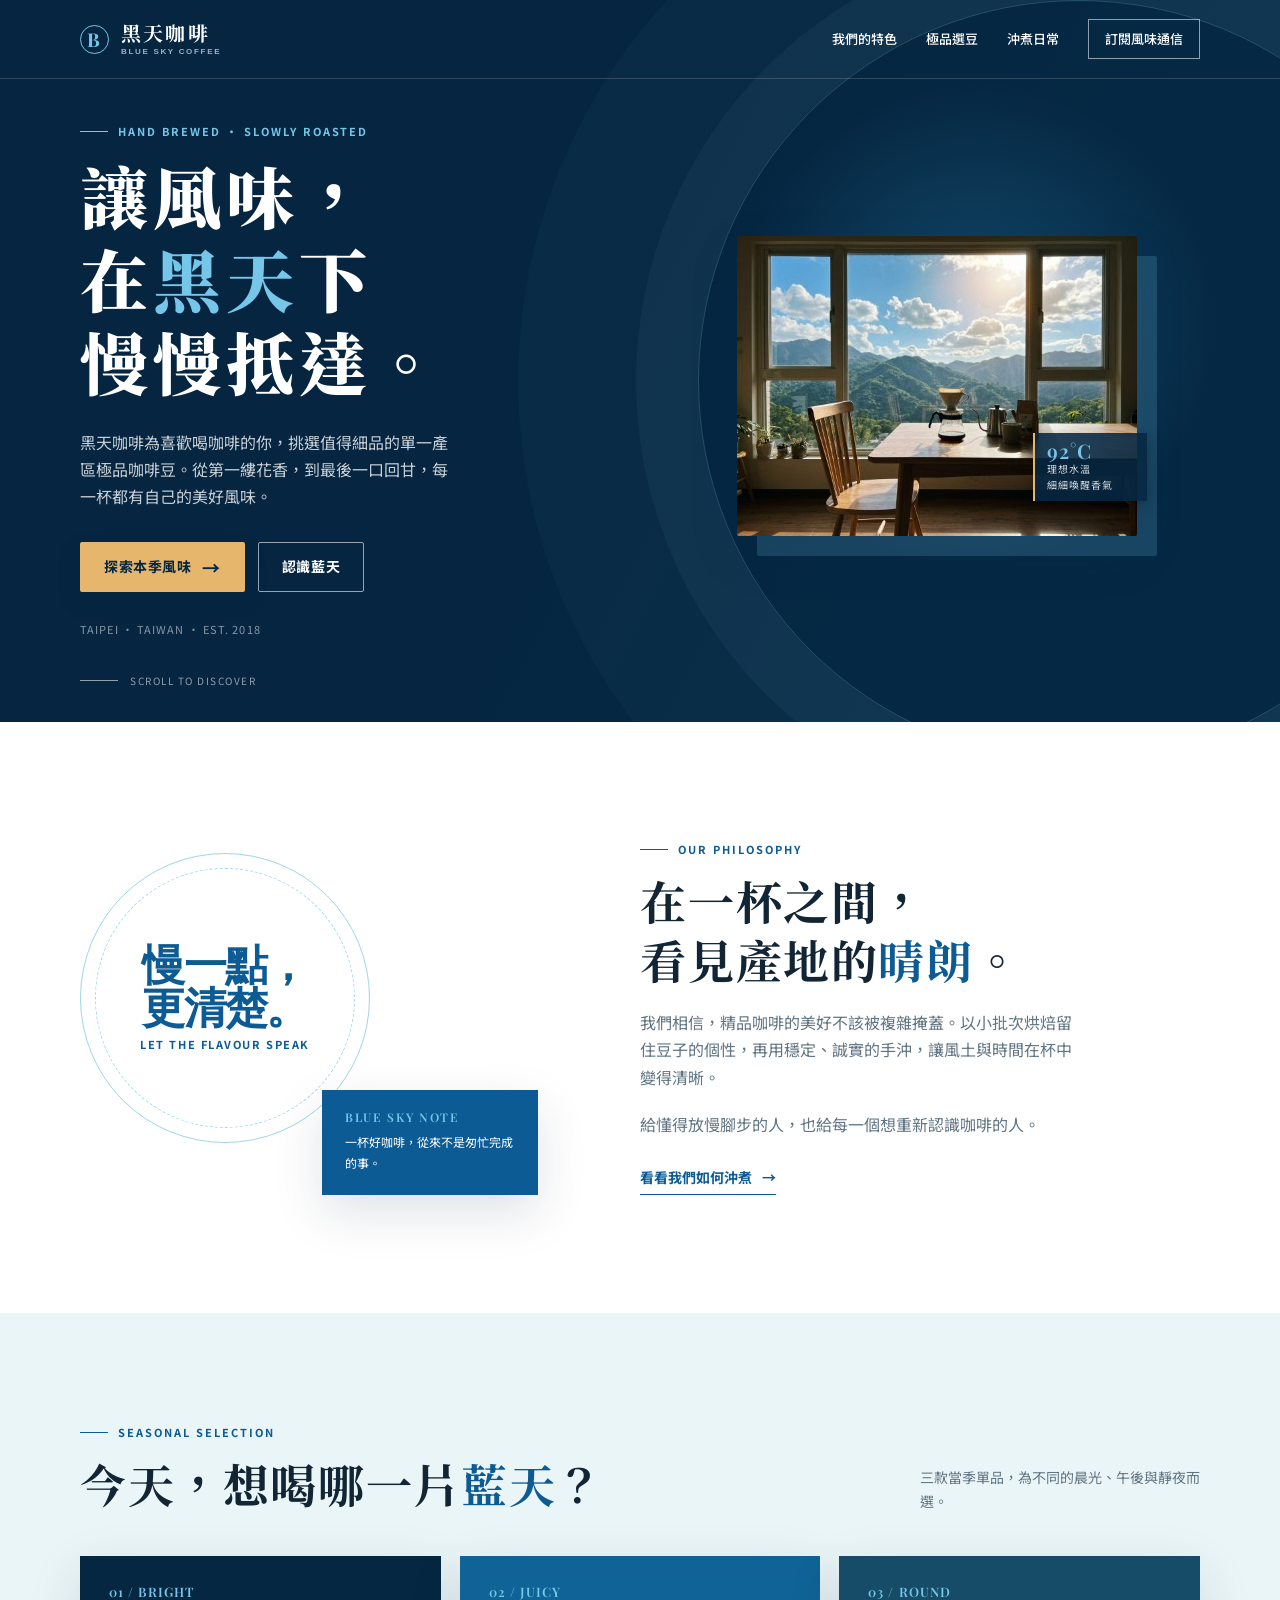
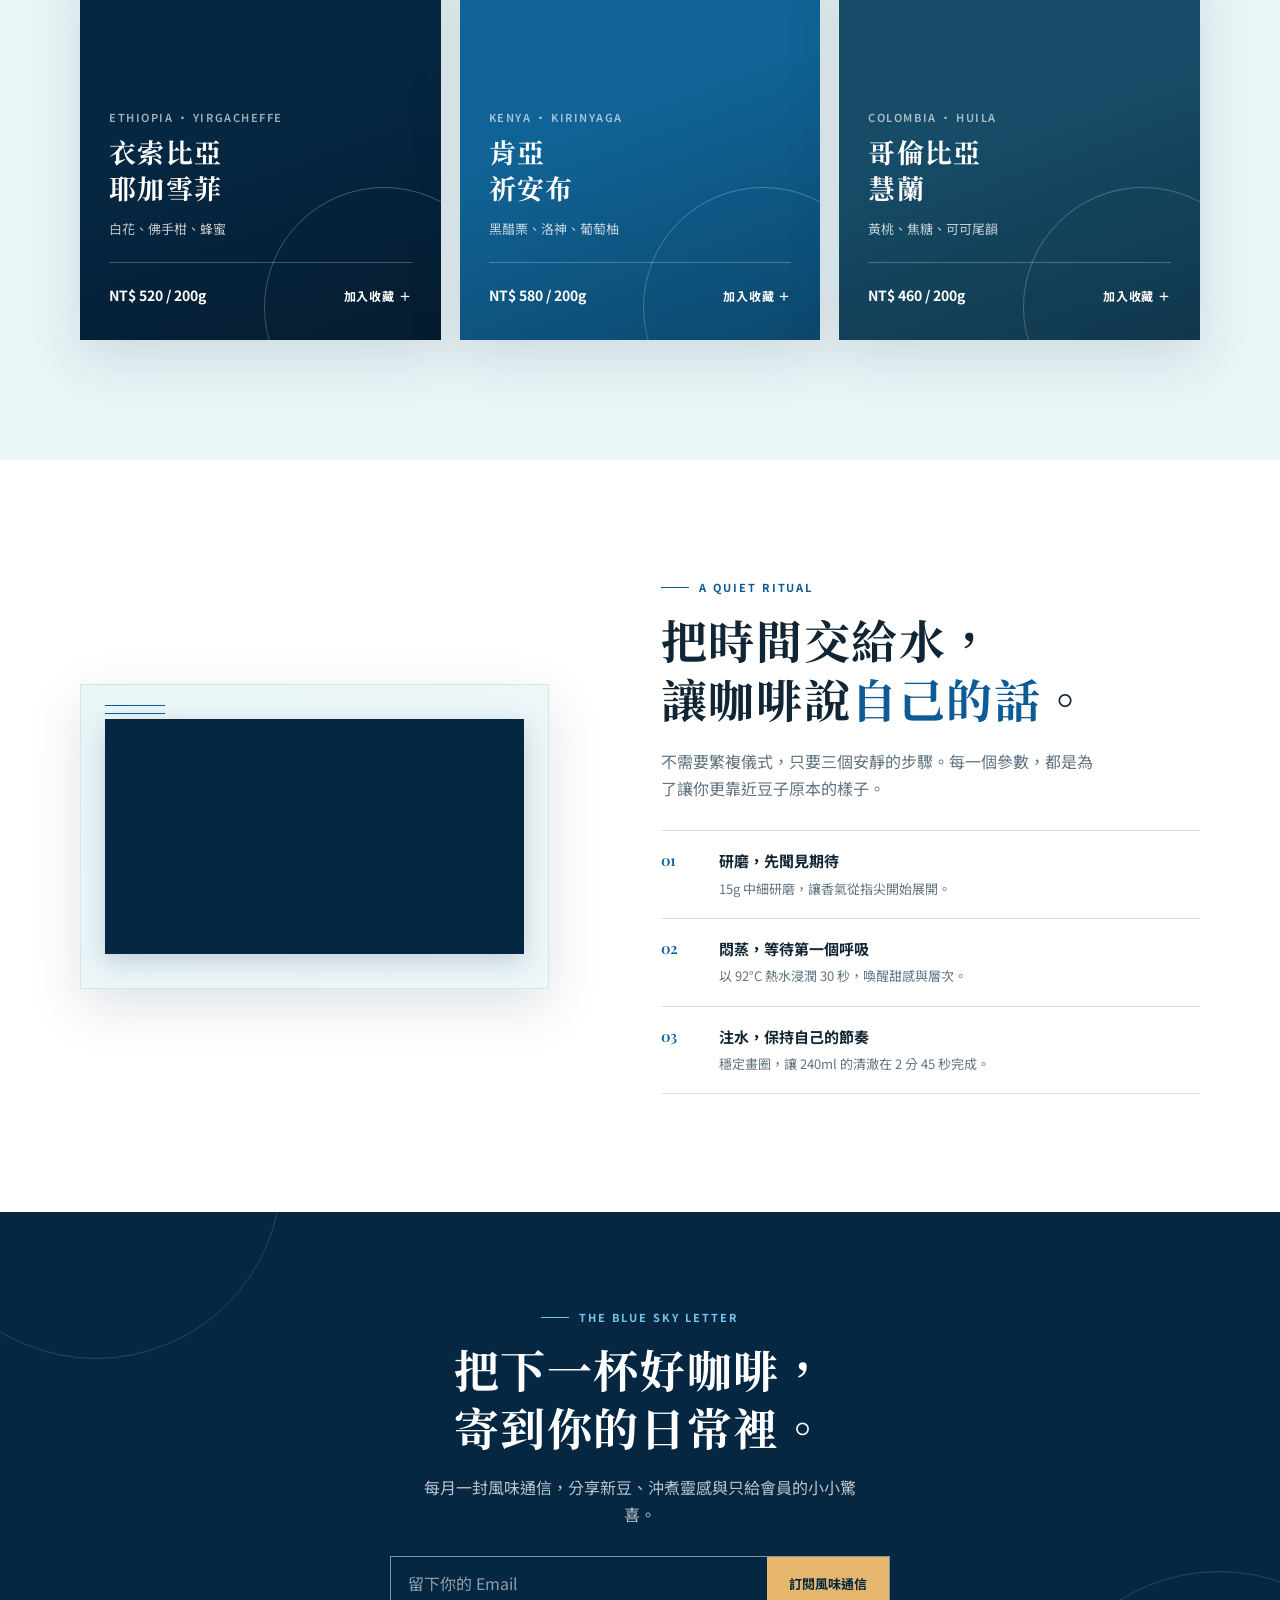
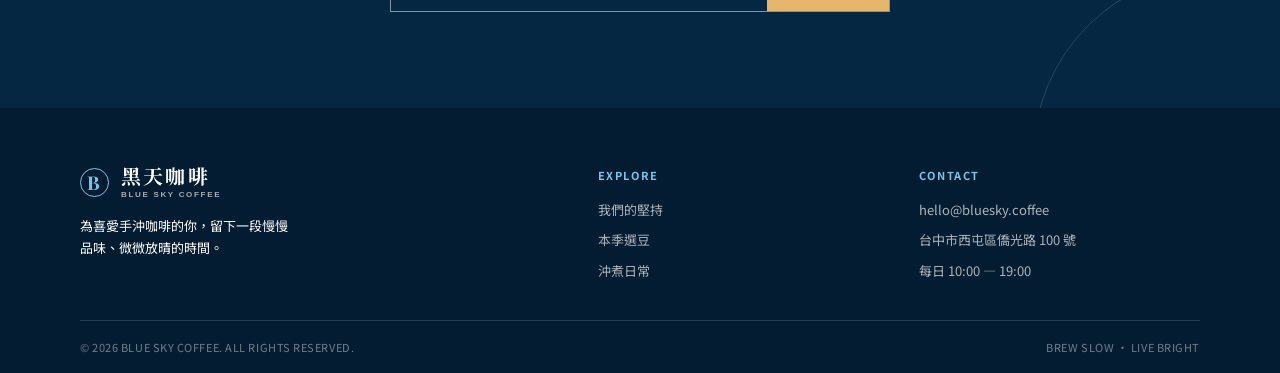
<file: onepage3/index.html>
<!DOCTYPE html>
<html lang="zh-Hant">
<head>
  <meta charset="UTF-8">
  <meta name="viewport" content="width=device-width, initial-scale=1.0">
  <meta name="description" content="藍天咖啡，為手沖咖啡愛好者挑選當季精品咖啡豆，讓每一杯都清澈、明亮、值得細品。">
  <title>黑天咖啡｜讓風味，慢慢抵達</title>
  <link rel="preconnect" href="https://fonts.googleapis.com">
  <link rel="preconnect" href="https://fonts.gstatic.com" crossorigin>
  <link href="https://fonts.googleapis.com/css2?family=Noto+Sans+TC:wght@400;500;600;700&family=Noto+Serif+TC:wght@500;600;700;900&family=Playfair+Display:ital,wght@0,600;0,700;1,600&display=swap" rel="stylesheet">
  <style>
    :root {
      --navy: #062742;
      --blue: #0c5b95;
      --sky: #75c6e8;
      --mist: #eaf5f7;
      --cream: #fbfaf6;
      --ink: #122534;
      --muted: #607482;
      --line: #d7e4e8;
      --sand: #e5b66b;
      --shadow: 0 18px 50px rgba(6, 39, 66, .13);
    }

    * { box-sizing: border-box; }
    html { scroll-behavior: smooth; }
    body {
      margin: 0;
      color: var(--ink);
      background: var(--cream);
      font-family: "Noto Sans TC", sans-serif;
      font-size: 16px;
      line-height: 1.7;
      -webkit-font-smoothing: antialiased;
    }

    a { color: inherit; text-decoration: none; }
    button, input { font: inherit; }
    button { cursor: pointer; }
    img { display: block; max-width: 100%; }
    :focus-visible { outline: 3px solid var(--sky); outline-offset: 4px; }

    .wrap { width: min(1120px, calc(100% - 48px)); margin: 0 auto; }
    .serif { font-family: "Noto Serif TC", serif; }
    .eyebrow {
      display: flex;
      align-items: center;
      gap: 10px;
      margin: 0 0 13px;
      color: var(--blue);
      font-size: 11px;
      font-weight: 700;
      letter-spacing: .18em;
    }
    .eyebrow::before { content: ""; width: 28px; height: 1px; background: currentColor; }
    .section-title {
      margin: 0;
      font: 700 clamp(30px, 4vw, 46px)/1.28 "Noto Serif TC", serif;
      letter-spacing: .035em;
    }
    .section-title em { color: var(--blue); font-style: normal; }
    .section-copy { max-width: 48ch; margin: 20px 0 0; color: var(--muted); }
    .button {
      display: inline-flex;
      align-items: center;
      justify-content: center;
      gap: 11px;
      min-height: 50px;
      padding: 12px 23px;
      border: 1px solid transparent;
      border-radius: 2px;
      font-size: 14px;
      font-weight: 700;
      letter-spacing: .04em;
      transition: transform .22s ease, box-shadow .22s ease, background .22s ease;
    }
    .button:hover { transform: translateY(-2px); }
    .button:focus-visible, a:focus-visible { outline: 3px solid var(--sky); outline-offset: 4px; }
    .button-primary { color: var(--navy); background: var(--sand); box-shadow: 0 9px 22px rgba(1, 35, 59, .2); }
    .button-primary:hover { background: #f0c77f; }
    .button-outline { color: #fff; border-color: rgba(255,255,255,.58); background: transparent; }
    .button-outline:hover { background: rgba(255,255,255,.1); }
    .arrow { font-size: 18px; line-height: 1; }

    /* Header */
    .site-header {
      position: absolute;
      z-index: 10;
      width: 100%;
      color: #fff;
      border-bottom: 1px solid rgba(255, 255, 255, .16);
    }
    .nav { display: flex; align-items: center; justify-content: space-between; min-height: 78px; }
    .brand { display: flex; align-items: center; gap: 12px; font: 700 20px/1 "Noto Serif TC", serif; letter-spacing: .11em; }
    .brand-mark {
      display: grid;
      width: 29px;
      height: 29px;
      place-items: center;
      border: 1px solid var(--sky);
      border-radius: 50%;
      color: var(--sky);
      font: 700 19px/1 "Playfair Display", serif;
    }
    .brand small { display: block; margin-top: 5px; color: rgba(255,255,255,.64); font: 600 8px/1 sans-serif; letter-spacing: .21em; }
    .nav-links { display: flex; align-items: center; gap: 29px; font-size: 13px; font-weight: 500; }
    .nav-links a { position: relative; padding: 6px 0; }
    .nav-links a:not(.nav-cta)::after { content: ""; position: absolute; right: 0; bottom: 0; left: 0; height: 1px; background: var(--sky); transform: scaleX(0); transform-origin: right; transition: transform .22s; }
    .nav-links a:not(.nav-cta):hover::after { transform: scaleX(1); transform-origin: left; }
    .nav-cta { padding: 8px 16px !important; border: 1px solid rgba(255,255,255,.55); }
    .nav-cta:hover { color: var(--navy); background: #fff; }
    .menu-toggle { display: none; border: 0; color: #fff; background: transparent; }

    /* Hero */
    .hero { position: relative; min-height: 704px; overflow: hidden; color: #fff; background: var(--navy); }
    .hero::before {
      content: "";
      position: absolute;
      inset: 0;
      opacity: .36;
      background: radial-gradient(circle at 76% 45%, rgba(55, 167, 212, .75), transparent 23%), linear-gradient(117deg, rgba(4,25,45,.22) 0 48%, rgba(5,47,78,.82) 78%);
    }
    .hero::after {
      content: "";
      position: absolute;
      top: 0;
      right: -180px;
      width: 760px;
      height: 760px;
      border: 1px solid rgba(153,220,240,.22);
      border-radius: 50%;
      box-shadow: 0 0 0 62px rgba(153,220,240,.045), 0 0 0 180px rgba(153,220,240,.025);
    }
    .hero-grid { position: relative; z-index: 1; display: grid; grid-template-columns: 1.02fr .98fr; gap: 45px; align-items: center; min-height: 704px; padding: 122px 0 72px; }
    .hero .eyebrow { color: var(--sky); }
    .hero-title { max-width: 13ch; margin: 0; font: 900 clamp(42px, 5.5vw, 68px)/1.22 "Noto Serif TC", serif; letter-spacing: .075em; }
    .hero-title .blue { color: var(--sky); }
    .hero-lede { max-width: 42ch; margin: 26px 0 32px; color: rgba(255,255,255,.78); font-size: 16px; }
    .hero-actions { display: flex; flex-wrap: wrap; gap: 13px; }
    .hero-note { margin-top: 28px; color: rgba(255,255,255,.52); font-size: 11px; letter-spacing: .1em; }
    .hero-art {
      position: relative;
      display: flex;
      justify-content: center;
      align-items: center;
      width: 400px;
      max-width: 100%;
      margin: 0 auto;
    }
    .hero-photo {
      width: 400px;
      height: 300px;
      max-width: 100%;
      height: auto;
      aspect-ratio: 4 / 3;
      object-fit: cover;
      border-radius: 2px;
      box-shadow: 20px 20px 0 rgba(117, 198, 232, .18), var(--shadow);
      display: block;
    }
    .art-label {
      position: absolute;
      z-index: 3;
      right: -10px;
      bottom: 25px;
      width: 114px;
      padding: 8px 12px;
      border-left: 2px solid var(--sand);
      background: rgba(6, 39, 66, .88);
      color: rgba(255, 255, 255, .82);
      font-size: 10px;
      line-height: 1.6;
      letter-spacing: .1em;
      box-shadow: 0 4px 14px rgba(0, 0, 0, .25);
    }
    .art-label strong { display: block; color: var(--sky); font: 600 20px/1 "Playfair Display", serif; }
    .scroll-line { position: absolute; bottom: 23px; left: max(24px, calc((100% - 1120px) / 2)); z-index: 2; display: flex; align-items: center; gap: 12px; color: rgba(255,255,255,.56); font-size: 10px; letter-spacing: .15em; }
    .scroll-line::before { content: ""; width: 38px; height: 1px; background: currentColor; }

    /* Intro / Philosophy */
    .intro { padding: 118px 0; background: #fff; }
    .intro-grid { display: grid; grid-template-columns: .9fr 1.1fr; gap: clamp(45px, 8vw, 105px); align-items: center; }
    .intro-stamp { position: relative; min-height: 355px; }
    .stamp-circle { position: absolute; inset: 13px auto auto 0; display: grid; width: 290px; height: 290px; place-items: center; border: 1px solid #9dd7e7; border-radius: 50%; color: var(--blue); text-align: center; }
    .stamp-circle::before { content: ""; position: absolute; inset: 14px; border: 1px dashed #a5d9e6; border-radius: 50%; }
    .stamp-circle strong { display: block; font: 700 43px/1 "Playfair Display", serif; letter-spacing: -.04em; }
    .stamp-circle span { display: block; margin-top: 8px; font-size: 11px; font-weight: 700; letter-spacing: .14em; }
    .stamp-card { position: absolute; right: 0; bottom: 0; width: 216px; padding: 21px 23px; color: #fff; background: var(--blue); box-shadow: var(--shadow); }
    .stamp-card p { margin: 0; font-size: 12px; line-height: 1.8; }
    .stamp-card b { display: block; margin-bottom: 8px; color: var(--sky); font: 600 12px/1 "Playfair Display", serif; letter-spacing: .14em; }
    .intro .section-copy { font-size: 16px; }
    .intro-link { display: inline-flex; gap: 10px; margin-top: 28px; padding-bottom: 4px; border-bottom: 1px solid var(--blue); color: var(--blue); font-size: 14px; font-weight: 700; }

    /* Coffees */
    .coffee-section { padding: 110px 0 120px; background: var(--mist); }
    .section-head { display: flex; align-items: end; justify-content: space-between; gap: 30px; margin-bottom: 43px; }
    .section-head .section-copy { max-width: 35ch; margin: 0; font-size: 14px; }
    .coffee-grid { display: grid; grid-template-columns: repeat(3, 1fr); gap: 19px; }
    .coffee-card { position: relative; min-height: 384px; overflow: hidden; color: #fff; background: var(--navy); box-shadow: var(--shadow); }
    .coffee-card::before { content: ""; position: absolute; right: -63px; bottom: -87px; width: 238px; height: 238px; border: 1px solid rgba(255,255,255,.29); border-radius: 50%; }
    .coffee-card::after { content: ""; position: absolute; top: 0; right: 0; bottom: 0; left: 0; background: linear-gradient(160deg, transparent 42%, rgba(0,0,0,.28)); pointer-events: none; }
    .coffee-card:nth-child(2) { background: #106396; }
    .coffee-card:nth-child(3) { background: #164c68; }
    .coffee-content { position: relative; z-index: 1; display: flex; flex-direction: column; min-height: 384px; padding: 29px; }
    .coffee-number { color: var(--sky); font: 600 13px/1 "Playfair Display", serif; letter-spacing: .08em; }
    .coffee-origin { margin: auto 0 7px; color: rgba(255,255,255,.63); font-size: 11px; font-weight: 600; letter-spacing: .14em; }
    .coffee-card h3 { margin: 0; font: 700 27px/1.35 "Noto Serif TC", serif; letter-spacing: .05em; }
    .coffee-notes { margin: 11px 0 22px; color: rgba(255,255,255,.75); font-size: 13px; }
    .coffee-bottom { display: flex; align-items: center; justify-content: space-between; padding-top: 18px; border-top: 1px solid rgba(255,255,255,.25); }
    .price { font-size: 14px; font-weight: 700; }
    .add-button { padding: 5px 0; border: 0; color: #fff; background: none; font-size: 12px; font-weight: 700; letter-spacing: .07em; }
    .add-button:hover { color: var(--sand); }

    /* Brew process with Video */
    .brew { overflow: hidden; padding: 118px 0; background: #fff; }
    .brew-grid { display: grid; grid-template-columns: .93fr 1.07fr; gap: clamp(44px, 9vw, 112px); align-items: center; }
    .video-frame {
      position: relative;
      overflow: hidden;
      padding: 34px 24px;
      background: linear-gradient(135deg, var(--mist) 0%, #edf7f9 100%);
      border: 1px solid var(--line);
      box-shadow: var(--shadow);
    }
    .video-frame::before {
      position: absolute;
      top: 20px;
      left: 24px;
      width: 60px;
      height: 1px;
      background: var(--blue);
      box-shadow: 0 8px 0 var(--blue), 0 16px 0 var(--blue);
      content: "";
    }
    .video-responsive {
      position: relative;
      z-index: 1;
      width: 100%;
      max-width: 560px;
      margin: 0 auto;
      aspect-ratio: 16 / 9;
    }
    .video-responsive iframe {
      display: block;
      width: 100%;
      height: 100%;
      border: 0;
      box-shadow: 0 8px 24px rgba(6, 39, 66, .18);
      background: var(--navy);
    }
    .brew-steps { display: grid; gap: 0; margin: 28px 0 0; padding: 0; list-style: none; }
    .brew-steps li { display: grid; grid-template-columns: 43px 1fr; gap: 15px; padding: 17px 0; border-top: 1px solid var(--line); }
    .brew-steps li:last-child { border-bottom: 1px solid var(--line); }
    .step-no { color: var(--blue); font: 600 15px/1.7 "Playfair Display", serif; }
    .step-copy b { display: block; font-size: 15px; }
    .step-copy span { color: var(--muted); font-size: 13px; }

    /* CTA and Newsletter */
    .visit { position: relative; overflow: hidden; padding: 96px 0; color: #fff; background: var(--navy); text-align: center; }
    .visit::before, .visit::after { content: ""; position: absolute; width: 370px; height: 370px; border: 1px solid rgba(117,198,232,.21); border-radius: 50%; }
    .visit::before { top: -225px; left: -90px; }
    .visit::after { right: -125px; bottom: -235px; }
    .visit .wrap { position: relative; z-index: 1; }
    .visit .eyebrow { justify-content: center; color: var(--sky); }
    .visit .section-title { font-size: clamp(30px, 4vw, 45px); }
    .visit p:not(.eyebrow) { max-width: 48ch; margin: 19px auto 28px; color: rgba(255,255,255,.73); }
    .subscribe { display: flex; max-width: 500px; margin: 0 auto; border: 1px solid rgba(255,255,255,.5); }
    .subscribe input { min-width: 0; flex: 1; padding: 13px 17px; border: 0; outline: none; color: #fff; background: transparent; }
    .subscribe input::placeholder { color: rgba(255,255,255,.55); }
    .subscribe button { padding: 0 22px; border: 0; color: var(--navy); background: var(--sand); font-size: 13px; font-weight: 700; white-space: nowrap; transition: background .2s ease; }
    .subscribe button:hover { background: #f0c77f; }

    /* Footer */
    footer { color: rgba(255,255,255,.67); background: #031c31; }
    .footer-top { display: grid; grid-template-columns: 1.7fr 1fr 1fr; gap: 40px; padding: 58px 0 38px; }
    .footer-brand { color: #fff; }
    .footer-brand p { max-width: 31ch; margin: 16px 0 0; font-size: 13px; }
    .footer-heading { margin: 0 0 15px; color: var(--sky); font-size: 11px; font-weight: 700; letter-spacing: .14em; }
    .footer-list { margin: 0; padding: 0; list-style: none; font-size: 13px; }
    .footer-list li + li { margin-top: 8px; }
    .footer-list a { color: inherit; transition: color .2s ease; }
    .footer-list a:hover { color: #fff; text-decoration: underline; }
    .footer-bottom { display: flex; justify-content: space-between; gap: 24px; padding: 17px 0; border-top: 1px solid rgba(255,255,255,.14); color: rgba(255,255,255,.43); font-size: 11px; letter-spacing: .05em; }

    /* Toast */
    .toast { position: fixed; right: 22px; bottom: 22px; z-index: 20; max-width: min(330px, calc(100% - 44px)); padding: 13px 18px; border-left: 3px solid var(--sand); color: #fff; background: var(--navy); box-shadow: var(--shadow); opacity: 0; pointer-events: none; transform: translateY(12px); transition: opacity .25s, transform .25s; font-size: 13px; }
    .toast.show { opacity: 1; transform: translateY(0); }

    /* Reveal */
    .reveal { opacity: 0; transform: translateY(18px); transition: opacity .65s ease, transform .65s ease; }
    .reveal.visible { opacity: 1; transform: translateY(0); }

    /* Responsive */
    @media (max-width: 820px) {
      .nav { min-height: 68px; }
      .menu-toggle { display: block; width: 42px; height: 42px; font-size: 23px; }
      .nav-links { position: absolute; top: 68px; right: 0; left: 0; display: grid; gap: 0; max-height: 0; overflow: hidden; background: #05233c; transition: max-height .27s ease; }
      .nav-links.open { max-height: 300px; border-top: 1px solid rgba(255,255,255,.12); }
      .nav-links a { padding: 13px 24px; border-bottom: 1px solid rgba(255,255,255,.09); }
      .nav-links .nav-cta { margin: 11px 24px; text-align: center; }
      .hero, .hero-grid { min-height: 710px; }
      .hero-grid { grid-template-columns: 1fr; padding-top: 115px; }
      .hero-art { min-height: 278px; margin-top: 15px; transform: scale(.72); transform-origin: top center; }
      .scroll-line { display: none; }
      .intro-grid, .brew-grid { grid-template-columns: 1fr; }
      .intro-stamp { max-width: 510px; width: 100%; margin: 0 auto; }
      .coffee-grid { grid-template-columns: 1fr 1fr; }
      .coffee-card:last-child { grid-column: span 2; }
      .footer-top { grid-template-columns: 1.4fr 1fr; }
      .footer-brand { grid-column: span 2; }
    }

    @media (max-width: 560px) {
      .wrap { width: min(100% - 34px, 1120px); }
      .hero, .hero-grid { min-height: 680px; }
      .hero-grid { padding-top: 100px; padding-bottom: 48px; }
      .hero-title { font-size: 40px; }
      .hero-lede { margin: 18px 0 23px; font-size: 14px; }
      .hero-art { min-height: 240px; }
      .art-label { display: none; }
      .intro, .coffee-section, .brew { padding: 76px 0; }
      .stamp-circle { width: 245px; height: 245px; }
      .stamp-card { width: 185px; padding: 16px; }
      .section-head { display: block; }
      .section-head .section-copy { margin-top: 15px; }
      .coffee-grid { grid-template-columns: 1fr; }
      .coffee-card, .coffee-card:last-child { grid-column: auto; min-height: 330px; }
      .coffee-content { min-height: 330px; }
      .video-frame { padding: 20px 14px; }
      .visit { padding: 76px 0; }
      .subscribe { display: block; border: 0; }
      .subscribe input { width: 100%; border: 1px solid rgba(255,255,255,.5); }
      .subscribe button { width: 100%; min-height: 48px; margin-top: 9px; }
      .footer-top { grid-template-columns: 1fr; gap: 30px; }
      .footer-brand { grid-column: auto; }
      .footer-bottom { display: block; }
      .footer-bottom span + span { display: block; margin-top: 6px; }
    }

    @media (prefers-reduced-motion: reduce) {
      html { scroll-behavior: auto; }
      *, *::before, *::after { transition-duration: .01ms !important; animation-duration: .01ms !important; }
      .reveal { opacity: 1; transform: none; }
    }
  </style>
</head>
<body>
  <header class="site-header" id="top">
    <nav class="nav wrap" aria-label="主要導覽">
      <a class="brand" href="#top" aria-label="回到藍天咖啡首頁">
        <span class="brand-mark" aria-hidden="true">B</span>
        <span>黑天咖啡<small>BLUE SKY COFFEE</small></span>
      </a>
      <button class="menu-toggle" type="button" aria-label="開啟導覽選單" aria-expanded="false" aria-controls="navLinks">☰</button>
      <div class="nav-links" id="navLinks">
        <a href="#story">我們的特色</a>
        <a href="#coffee">極品選豆</a>
        <a href="#brew">沖煮日常</a>
        <a class="nav-cta" href="#visit">訂閱風味通信</a>
      </div>
    </nav>
  </header>

  <main>
    <section class="hero" aria-labelledby="heroTitle">
      <div class="hero-grid wrap">
        <div class="reveal">
          <p class="eyebrow">HAND BREWED · SLOWLY ROASTED</p>
          <h1 class="hero-title" id="heroTitle">讓風味，<br>在<span class="blue">黑天</span>下<br>慢慢抵達。</h1>
          <p class="hero-lede">黑天咖啡為喜歡喝咖啡的你，挑選值得細品的單一產區極品咖啡豆。從第一縷花香，到最後一口回甘，每一杯都有自己的美好風味。</p>
          <div class="hero-actions">
            <a class="button button-primary" href="#coffee">探索本季風味 <span class="arrow">→</span></a>
            <a class="button button-outline" href="#story">認識藍天</a>
          </div>
          <p class="hero-note">TAIPEI · TAIWAN · EST. 2018</p>
        </div>
        <div class="hero-art reveal" aria-label="黑天咖啡 手沖咖啡">
          <img class="hero-photo" src="images/hero.jpg" width="400" height="300" alt="黑天咖啡 手沖咖啡">
          <p class="art-label" aria-hidden="true"><strong>92°C</strong>理想水溫<br>細細喚醒香氣</p>
        </div>
      </div>
      <p class="scroll-line">SCROLL TO DISCOVER</p>
    </section>

    <section class="intro" id="story" aria-labelledby="storyTitle">
      <div class="intro-grid wrap">
        <div class="intro-stamp reveal" aria-hidden="true">
          <div class="stamp-circle"><div><strong>慢一點，<br>更清楚。</strong><span>LET THE FLAVOUR SPEAK</span></div></div>
          <div class="stamp-card"><b>BLUE SKY NOTE</b><p>一杯好咖啡，從來不是匆忙完成的事。</p></div>
        </div>
        <div class="reveal">
          <p class="eyebrow">OUR PHILOSOPHY</p>
          <h2 class="section-title" id="storyTitle">在一杯之間，<br>看見產地的<em>晴朗</em>。</h2>
          <p class="section-copy">我們相信，精品咖啡的美好不該被複雜掩蓋。以小批次烘焙留住豆子的個性，再用穩定、誠實的手沖，讓風土與時間在杯中變得清晰。</p>
          <p class="section-copy">給懂得放慢腳步的人，也給每一個想重新認識咖啡的人。</p>
          <a class="intro-link" href="#brew">看看我們如何沖煮 <span>→</span></a>
        </div>
      </div>
    </section>

    <section class="coffee-section" id="coffee" aria-labelledby="coffeeTitle">
      <div class="wrap">
        <div class="section-head reveal">
          <div><p class="eyebrow">SEASONAL SELECTION</p><h2 class="section-title" id="coffeeTitle">今天，想喝哪一片<em>藍天</em>？</h2></div>
          <p class="section-copy">三款當季單品，為不同的晨光、午後與靜夜而選。</p>
        </div>
        <div class="coffee-grid">
          <article class="coffee-card reveal">
            <div class="coffee-content">
              <span class="coffee-number">01 / BRIGHT</span>
              <p class="coffee-origin">ETHIOPIA · YIRGACHEFFE</p>
              <h3>衣索比亞<br>耶加雪菲</h3>
              <p class="coffee-notes">白花、佛手柑、蜂蜜</p>
              <div class="coffee-bottom"><span class="price">NT$ 520 / 200g</span><button class="add-button" type="button" data-coffee="衣索比亞・耶加雪菲">加入收藏 ＋</button></div>
            </div>
          </article>
          <article class="coffee-card reveal">
            <div class="coffee-content">
              <span class="coffee-number">02 / JUICY</span>
              <p class="coffee-origin">KENYA · KIRINYAGA</p>
              <h3>肯亞<br>祈安布</h3>
              <p class="coffee-notes">黑醋栗、洛神、葡萄柚</p>
              <div class="coffee-bottom"><span class="price">NT$ 580 / 200g</span><button class="add-button" type="button" data-coffee="肯亞・祈安布">加入收藏 ＋</button></div>
            </div>
          </article>
          <article class="coffee-card reveal">
            <div class="coffee-content">
              <span class="coffee-number">03 / ROUND</span>
              <p class="coffee-origin">COLOMBIA · HUILA</p>
              <h3>哥倫比亞<br>慧蘭</h3>
              <p class="coffee-notes">黃桃、焦糖、可可尾韻</p>
              <div class="coffee-bottom"><span class="price">NT$ 460 / 200g</span><button class="add-button" type="button" data-coffee="哥倫比亞・慧蘭">加入收藏 ＋</button></div>
            </div>
          </article>
        </div>
      </div>
    </section>

    <section class="brew" id="brew" aria-labelledby="brewTitle">
      <div class="brew-grid wrap">
        <div class="video-frame reveal">
          <div class="video-responsive">
            <iframe width="560" height="315" src="https://www.youtube.com/embed/hMOYa4EBntI" title="黑天咖啡手沖日常" allow="accelerometer; autoplay; clipboard-write; encrypted-media; gyroscope; picture-in-picture; web-share" allowfullscreen></iframe>
          </div>
        </div>
        <div class="reveal">
          <p class="eyebrow">A QUIET RITUAL</p>
          <h2 class="section-title" id="brewTitle">把時間交給水，<br>讓咖啡說<em>自己的話</em>。</h2>
          <p class="section-copy">不需要繁複儀式，只要三個安靜的步驟。每一個參數，都是為了讓你更靠近豆子原本的樣子。</p>
          <ol class="brew-steps">
            <li><span class="step-no">01</span><span class="step-copy"><b>研磨，先聞見期待</b><span>15g 中細研磨，讓香氣從指尖開始展開。</span></span></li>
            <li><span class="step-no">02</span><span class="step-copy"><b>悶蒸，等待第一個呼吸</b><span>以 92°C 熱水浸潤 30 秒，喚醒甜感與層次。</span></span></li>
            <li><span class="step-no">03</span><span class="step-copy"><b>注水，保持自己的節奏</b><span>穩定畫圈，讓 240ml 的清澈在 2 分 45 秒完成。</span></span></li>
          </ol>
        </div>
      </div>
    </section>

    <section class="visit" id="visit" aria-labelledby="visitTitle">
      <div class="wrap reveal">
        <p class="eyebrow">THE BLUE SKY LETTER</p>
        <h2 class="section-title" id="visitTitle">把下一杯好咖啡，<br>寄到你的日常裡。</h2>
        <p>每月一封風味通信，分享新豆、沖煮靈感與只給會員的小小驚喜。</p>
        <form class="subscribe" id="subscribeForm">
          <input type="email" aria-label="電子郵件地址" placeholder="留下你的 Email" required>
          <button type="submit">訂閱風味通信</button>
        </form>
      </div>
    </section>
  </main>

  <footer>
    <div class="footer-top wrap">
      <div class="footer-brand">
        <a class="brand" href="#top" aria-label="回到藍天咖啡首頁">
          <span class="brand-mark" aria-hidden="true">B</span>
          <span>黑天咖啡<small>BLUE SKY COFFEE</small></span>
        </a>
        <p>為喜愛手沖咖啡的你，留下一段慢慢品味、微微放晴的時間。</p>
      </div>
      <div>
        <p class="footer-heading">EXPLORE</p>
        <ul class="footer-list">
          <li><a href="#story">我們的堅持</a></li>
          <li><a href="#coffee">本季選豆</a></li>
          <li><a href="#brew">沖煮日常</a></li>
        </ul>
      </div>
      <div>
        <p class="footer-heading">CONTACT</p>
        <ul class="footer-list">
          <li><a href="mailto:hello@bluesky.coffee">hello@bluesky.coffee</a></li>
          <li><a href="https://www.google.com/maps/search/?api=1&query=僑光科技大學" target="_blank" rel="noopener noreferrer">台中市西屯區僑光路 100 號</a></li>
          <li>每日 10:00 — 19:00</li>
        </ul>
      </div>
    </div>
    <div class="footer-bottom wrap">
      <span>© 2026 BLUE SKY COFFEE. ALL RIGHTS RESERVED.</span>
      <span>BREW SLOW · LIVE BRIGHT</span>
    </div>
  </footer>

  <div class="toast" id="toast" role="status" aria-live="polite"></div>

  <script>
    const menuToggle = document.querySelector('.menu-toggle');
    const navLinks = document.getElementById('navLinks');

    function closeMenu() {
      navLinks.classList.remove('open');
      menuToggle.setAttribute('aria-expanded', 'false');
      menuToggle.setAttribute('aria-label', '開啟導覽選單');
      menuToggle.textContent = '☰';
    }

    menuToggle.addEventListener('click', () => {
      const open = navLinks.classList.toggle('open');
      menuToggle.setAttribute('aria-expanded', String(open));
      menuToggle.setAttribute('aria-label', open ? '關閉導覽選單' : '開啟導覽選單');
      menuToggle.textContent = open ? '×' : '☰';
    });

    navLinks.querySelectorAll('a').forEach(link => {
      link.addEventListener('click', closeMenu);
    });

    const toast = document.getElementById('toast');
    let toastTimer;
    function showToast(message) {
      window.clearTimeout(toastTimer);
      toast.textContent = message;
      toast.classList.add('show');
      toastTimer = window.setTimeout(() => {
        toast.classList.remove('show');
      }, 2600);
    }

    document.querySelectorAll('[data-coffee]').forEach(button => {
      button.addEventListener('click', () => {
        showToast(`已將「${button.dataset.coffee}」加入你的收藏。`);
      });
    });

    const subscribeForm = document.getElementById('subscribeForm');
    if (subscribeForm) {
      subscribeForm.addEventListener('submit', event => {
        event.preventDefault();
        subscribeForm.reset();
        showToast('謝謝訂閱，下一封晴朗的風味通信即將寄出。');
      });
    }

    const reducedMotion = window.matchMedia('(prefers-reduced-motion: reduce)').matches;
    const revealItems = document.querySelectorAll('.reveal');
    if (reducedMotion || !('IntersectionObserver' in window)) {
      revealItems.forEach(item => item.classList.add('visible'));
    } else {
      const observer = new IntersectionObserver(entries => {
        entries.forEach(entry => {
          if (entry.isIntersecting) {
            entry.target.classList.add('visible');
            observer.unobserve(entry.target);
          }
        });
      }, { threshold: 0.12 });
      revealItems.forEach(item => observer.observe(item));
    }
  </script>
</body>
</html>
</file>
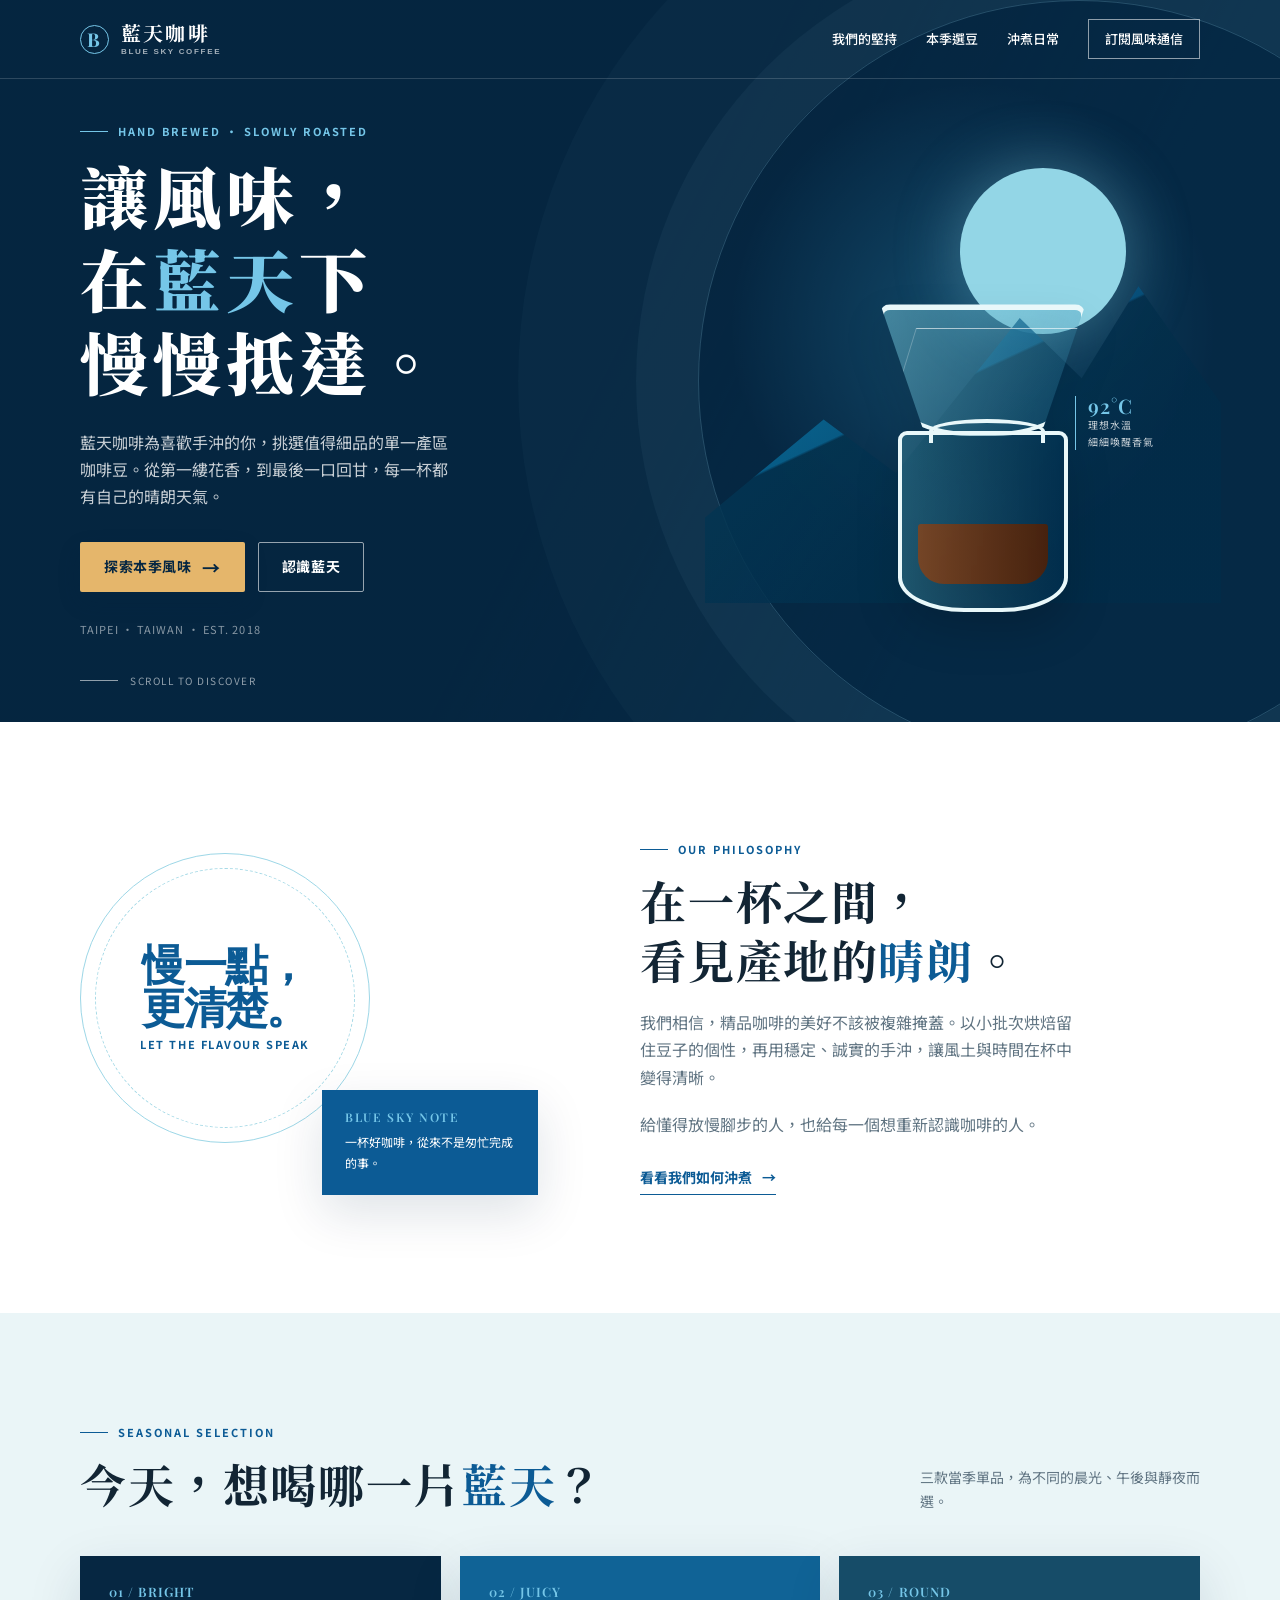
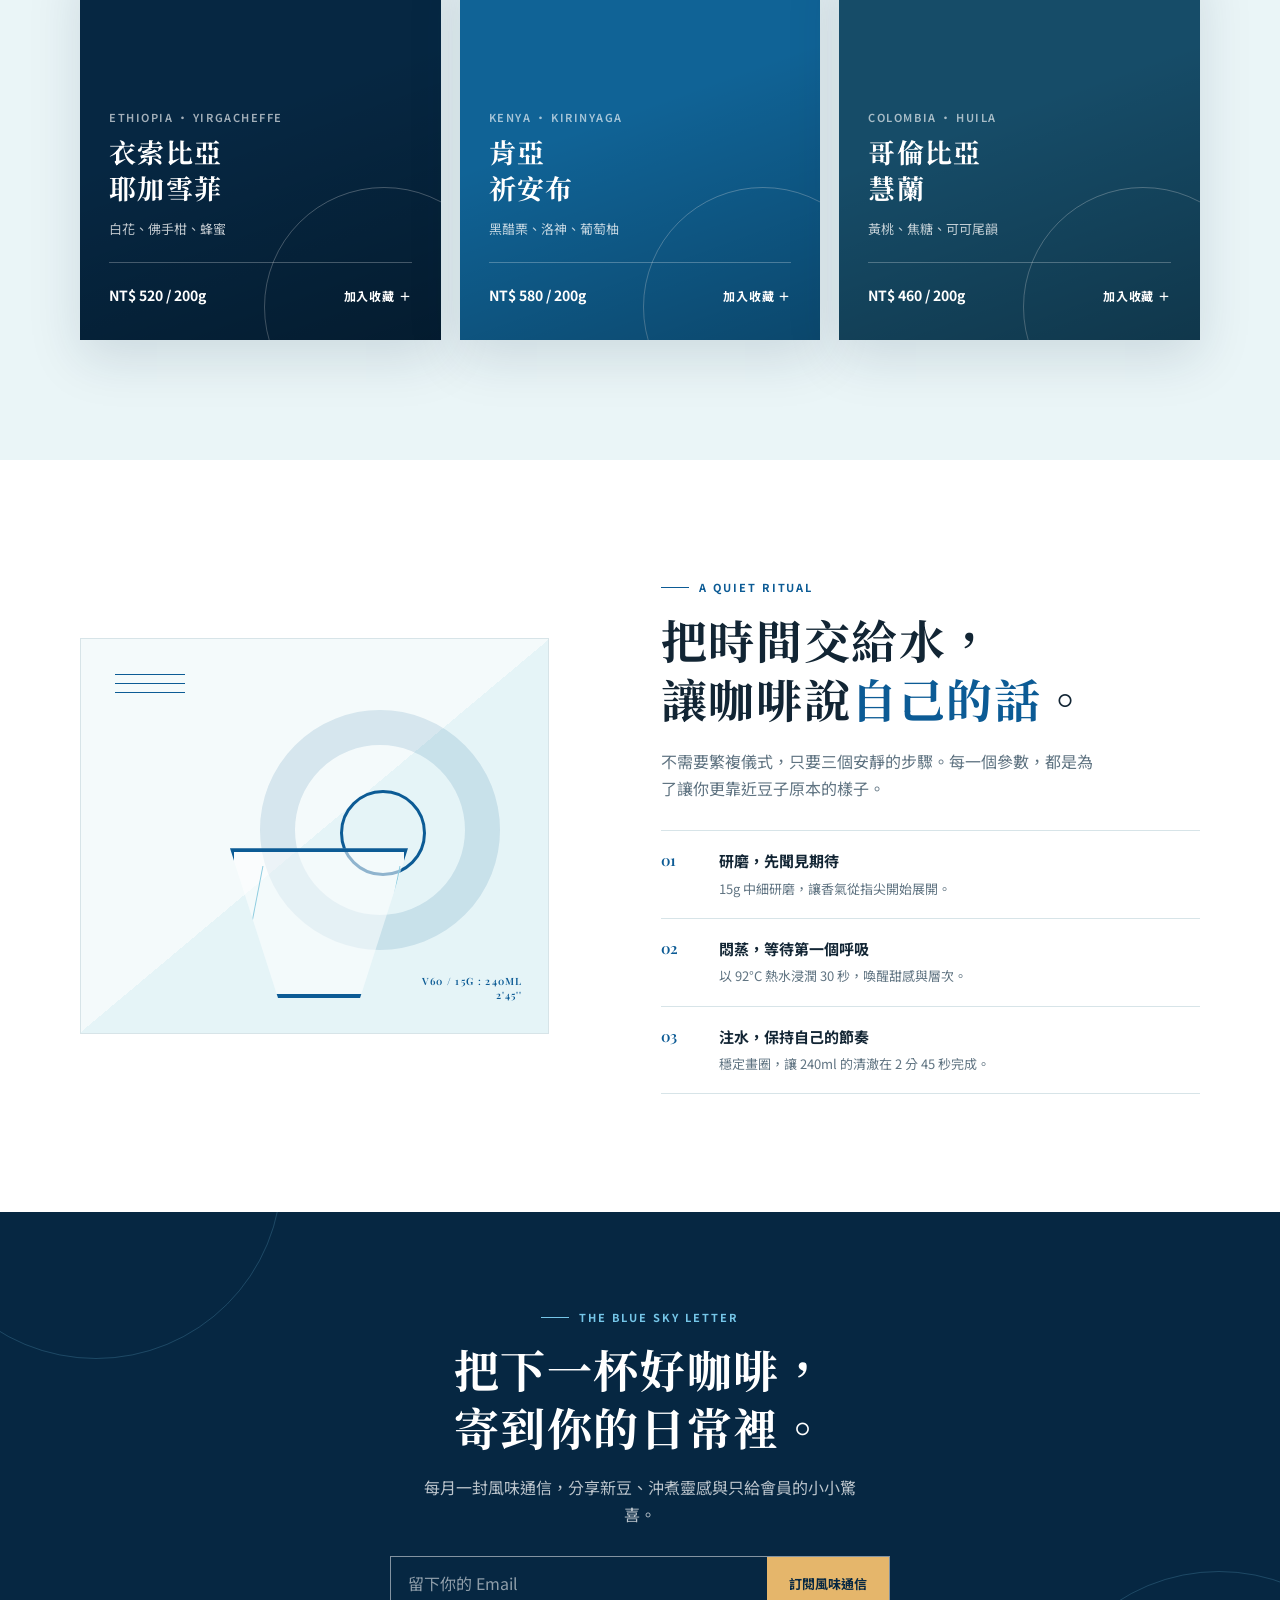
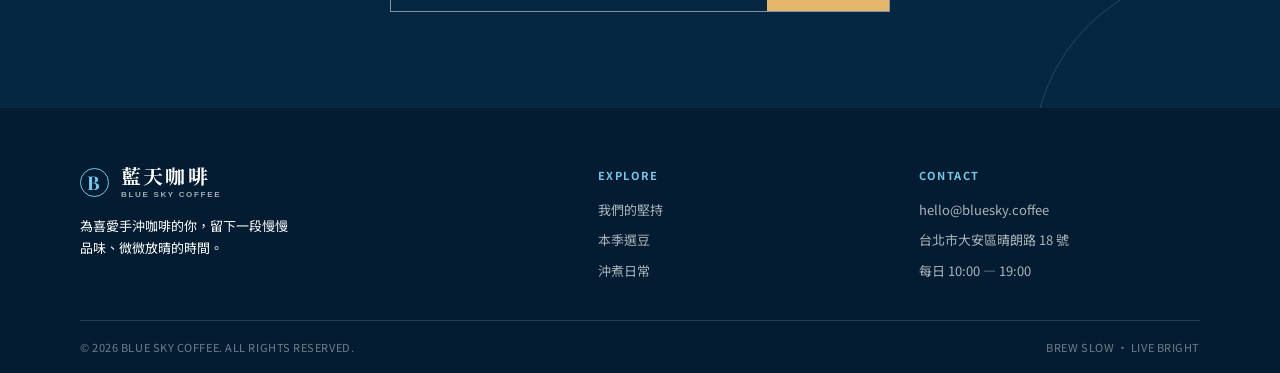
<file: outline/index.html>
<!DOCTYPE html>
<html lang="zh-Hant">
<head>
  <meta charset="UTF-8">
  <meta name="viewport" content="width=device-width, initial-scale=1.0">
  <meta name="description" content="藍天咖啡，為手沖咖啡愛好者挑選當季精品咖啡豆，讓每一杯都清澈、明亮、值得細品。">
  <title>藍天咖啡｜讓風味，慢慢抵達</title>
  <link rel="preconnect" href="https://fonts.googleapis.com">
  <link rel="preconnect" href="https://fonts.gstatic.com" crossorigin>
  <link href="https://fonts.googleapis.com/css2?family=Noto+Sans+TC:wght@400;500;600;700&family=Noto+Serif+TC:wght@500;600;700;900&family=Playfair+Display:ital,wght@0,600;0,700;1,600&display=swap" rel="stylesheet">
  <style>
    :root {
      --navy: #062742;
      --blue: #0c5b95;
      --sky: #75c6e8;
      --mist: #eaf5f7;
      --cream: #fbfaf6;
      --ink: #122534;
      --muted: #607482;
      --line: #d7e4e8;
      --sand: #e5b66b;
      --shadow: 0 18px 50px rgba(6, 39, 66, .13);
    }

    * { box-sizing: border-box; }
    html { scroll-behavior: smooth; }
    body {
      margin: 0;
      color: var(--ink);
      background: var(--cream);
      font-family: "Noto Sans TC", sans-serif;
      font-size: 16px;
      line-height: 1.7;
      -webkit-font-smoothing: antialiased;
    }

    a { color: inherit; text-decoration: none; }
    button, input { font: inherit; }
    button { cursor: pointer; }
    .wrap { width: min(1120px, calc(100% - 48px)); margin: 0 auto; }
    .serif { font-family: "Noto Serif TC", serif; }
    .eyebrow {
      display: flex;
      align-items: center;
      gap: 10px;
      margin: 0 0 13px;
      color: var(--blue);
      font-size: 11px;
      font-weight: 700;
      letter-spacing: .18em;
    }
    .eyebrow::before { content: ""; width: 28px; height: 1px; background: currentColor; }
    .section-title {
      margin: 0;
      font: 700 clamp(30px, 4vw, 46px)/1.28 "Noto Serif TC", serif;
      letter-spacing: .035em;
    }
    .section-title em { color: var(--blue); font-style: normal; }
    .section-copy { max-width: 48ch; margin: 20px 0 0; color: var(--muted); }
    .button {
      display: inline-flex;
      align-items: center;
      justify-content: center;
      gap: 11px;
      min-height: 50px;
      padding: 12px 23px;
      border: 1px solid transparent;
      border-radius: 2px;
      font-size: 14px;
      font-weight: 700;
      letter-spacing: .04em;
      transition: transform .22s ease, box-shadow .22s ease, background .22s ease;
    }
    .button:hover { transform: translateY(-2px); }
    .button:focus-visible, a:focus-visible { outline: 3px solid var(--sky); outline-offset: 4px; }
    .button-primary { color: var(--navy); background: var(--sand); box-shadow: 0 9px 22px rgba(1, 35, 59, .2); }
    .button-primary:hover { background: #f0c77f; }
    .button-outline { color: #fff; border-color: rgba(255,255,255,.58); }
    .button-outline:hover { background: rgba(255,255,255,.1); }
    .arrow { font-size: 18px; line-height: 1; }

    /* Header */
    .site-header {
      position: absolute;
      z-index: 10;
      width: 100%;
      color: #fff;
      border-bottom: 1px solid rgba(255, 255, 255, .16);
    }
    .nav { display: flex; align-items: center; justify-content: space-between; min-height: 78px; }
    .brand { display: flex; align-items: center; gap: 12px; font: 700 20px/1 "Noto Serif TC", serif; letter-spacing: .11em; }
    .brand-mark {
      display: grid;
      width: 29px;
      height: 29px;
      place-items: center;
      border: 1px solid var(--sky);
      border-radius: 50%;
      color: var(--sky);
      font: 700 19px/1 "Playfair Display", serif;
    }
    .brand small { display: block; margin-top: 5px; color: rgba(255,255,255,.64); font: 600 8px/1 sans-serif; letter-spacing: .21em; }
    .nav-links { display: flex; align-items: center; gap: 29px; font-size: 13px; font-weight: 500; }
    .nav-links a { position: relative; padding: 6px 0; }
    .nav-links a:not(.nav-cta)::after { content: ""; position: absolute; right: 0; bottom: 0; left: 0; height: 1px; background: var(--sky); transform: scaleX(0); transform-origin: right; transition: transform .22s; }
    .nav-links a:not(.nav-cta):hover::after { transform: scaleX(1); transform-origin: left; }
    .nav-cta { padding: 8px 16px !important; border: 1px solid rgba(255,255,255,.55); }
    .nav-cta:hover { color: var(--navy); background: #fff; }
    .menu-toggle { display: none; border: 0; color: #fff; background: transparent; }

    /* Hero */
    .hero { position: relative; min-height: 704px; overflow: hidden; color: #fff; background: var(--navy); }
    .hero::before {
      content: "";
      position: absolute;
      inset: 0;
      opacity: .36;
      background: radial-gradient(circle at 76% 45%, rgba(55, 167, 212, .75), transparent 23%), linear-gradient(117deg, rgba(4,25,45,.22) 0 48%, rgba(5,47,78,.82) 78%);
    }
    .hero::after {
      content: "";
      position: absolute;
      top: 0;
      right: -180px;
      width: 760px;
      height: 760px;
      border: 1px solid rgba(153,220,240,.22);
      border-radius: 50%;
      box-shadow: 0 0 0 62px rgba(153,220,240,.045), 0 0 0 180px rgba(153,220,240,.025);
    }
    .hero-grid { position: relative; z-index: 1; display: grid; grid-template-columns: 1.02fr .98fr; gap: 45px; align-items: center; min-height: 704px; padding: 122px 0 72px; }
    .hero .eyebrow { color: var(--sky); }
    .hero-title { max-width: 13ch; margin: 0; font: 900 clamp(42px, 5.5vw, 68px)/1.22 "Noto Serif TC", serif; letter-spacing: .075em; }
    .hero-title .blue { color: var(--sky); }
    .hero-lede { max-width: 42ch; margin: 26px 0 32px; color: rgba(255,255,255,.78); font-size: 16px; }
    .hero-actions { display: flex; flex-wrap: wrap; gap: 13px; }
    .hero-note { margin-top: 28px; color: rgba(255,255,255,.52); font-size: 11px; letter-spacing: .1em; }
    .hero-art { position: relative; min-height: 453px; }
    .sun { position: absolute; top: 2%; right: 14%; width: 166px; height: 166px; border-radius: 50%; background: #93d6e6; box-shadow: 0 0 65px rgba(145,215,233,.36); }
    .mountain { position: absolute; right: -4%; bottom: 2%; width: 98%; height: 70%; clip-path: polygon(0 73%, 23% 42%, 37% 59%, 61% 10%, 73% 29%, 84% 0, 100% 37%, 100% 100%, 0 100%); background: linear-gradient(135deg, #0b7eac, #06446f 70%); opacity: .85; }
    .mountain::after { content: ""; position: absolute; inset: 0; background: linear-gradient(155deg, transparent 38%, rgba(2,35,58,.72) 38.5% 100%); }
    .coffee-vessel { position: absolute; z-index: 2; right: 17%; bottom: 0; width: 255px; filter: drop-shadow(0 22px 21px rgba(0,0,0,.23)); }
    .dripper { position: relative; width: 205px; height: 132px; margin: 0 auto -5px; border: 4px solid #e9f8fa; border-top-width: 6px; border-radius: 10px 10px 44% 44%; background: linear-gradient(115deg, rgba(123,206,225,.5), rgba(26,118,161,.23)); clip-path: polygon(0 0,100% 0,78% 100%,22% 100%); }
    .dripper::after { content: ""; position: absolute; inset: 18px 16px 0; border-top: 1px solid rgba(255,255,255,.6); border-left: 1px solid rgba(255,255,255,.25); transform: skewX(-17deg); }
    .carafe { position: relative; width: 170px; height: 181px; margin: 0 auto; border: 4px solid #e9f8fa; border-radius: 9px 9px 39% 39% / 9px 9px 19% 19%; background: linear-gradient(90deg, rgba(110,211,229,.26), rgba(1,52,87,.52)); }
    .carafe::before { content: ""; position: absolute; top: -16px; left: 27px; width: 108px; height: 20px; border: 4px solid #e9f8fa; border-bottom: 0; border-radius: 50% 50% 0 0; }
    .carafe::after { content: ""; position: absolute; right: 16px; bottom: 24px; left: 16px; height: 60px; border-radius: 3px 3px 26px 26px; background: linear-gradient(90deg, rgba(133,67,26,.84), rgba(76,33,9,.92)); }
    .art-label { position: absolute; z-index: 3; top: 50%; right: 2%; width: 114px; padding-left: 12px; border-left: 1px solid var(--sky); color: rgba(255,255,255,.78); font-size: 10px; line-height: 1.7; letter-spacing: .1em; }
    .art-label strong { display: block; color: var(--sky); font: 600 20px/1 "Playfair Display", serif; }
    .scroll-line { position: absolute; bottom: 23px; left: max(24px, calc((100% - 1120px) / 2)); z-index: 2; display: flex; align-items: center; gap: 12px; color: rgba(255,255,255,.56); font-size: 10px; letter-spacing: .15em; }
    .scroll-line::before { content: ""; width: 38px; height: 1px; background: currentColor; }

    /* Intro */
    .intro { padding: 118px 0; background: #fff; }
    .intro-grid { display: grid; grid-template-columns: .9fr 1.1fr; gap: clamp(45px, 8vw, 105px); align-items: center; }
    .intro-stamp { position: relative; min-height: 355px; }
    .stamp-circle { position: absolute; inset: 13px auto auto 0; display: grid; width: 290px; height: 290px; place-items: center; border: 1px solid #9dd7e7; border-radius: 50%; color: var(--blue); text-align: center; }
    .stamp-circle::before { content: ""; position: absolute; inset: 14px; border: 1px dashed #a5d9e6; border-radius: 50%; }
    .stamp-circle strong { display: block; font: 700 43px/1 "Playfair Display", serif; letter-spacing: -.04em; }
    .stamp-circle span { display: block; margin-top: 8px; font-size: 11px; font-weight: 700; letter-spacing: .14em; }
    .stamp-card { position: absolute; right: 0; bottom: 0; width: 216px; padding: 21px 23px; color: #fff; background: var(--blue); box-shadow: var(--shadow); }
    .stamp-card p { margin: 0; font-size: 12px; line-height: 1.8; }
    .stamp-card b { display: block; margin-bottom: 8px; color: var(--sky); font: 600 12px/1 "Playfair Display", serif; letter-spacing: .14em; }
    .intro .section-copy { font-size: 16px; }
    .intro-link { display: inline-flex; gap: 10px; margin-top: 28px; padding-bottom: 4px; border-bottom: 1px solid var(--blue); color: var(--blue); font-size: 14px; font-weight: 700; }

    /* Coffees */
    .coffee-section { padding: 110px 0 120px; background: var(--mist); }
    .section-head { display: flex; align-items: end; justify-content: space-between; gap: 30px; margin-bottom: 43px; }
    .section-head .section-copy { max-width: 35ch; margin: 0; font-size: 14px; }
    .coffee-grid { display: grid; grid-template-columns: repeat(3, 1fr); gap: 19px; }
    .coffee-card { position: relative; min-height: 384px; overflow: hidden; color: #fff; background: var(--navy); box-shadow: var(--shadow); }
    .coffee-card::before { content: ""; position: absolute; right: -63px; bottom: -87px; width: 238px; height: 238px; border: 1px solid rgba(255,255,255,.29); border-radius: 50%; }
    .coffee-card::after { content: ""; position: absolute; top: 0; right: 0; bottom: 0; left: 0; background: linear-gradient(160deg, transparent 42%, rgba(0,0,0,.28)); pointer-events: none; }
    .coffee-card:nth-child(2) { background: #106396; }
    .coffee-card:nth-child(3) { background: #164c68; }
    .coffee-content { position: relative; z-index: 1; display: flex; flex-direction: column; min-height: 384px; padding: 29px; }
    .coffee-number { color: var(--sky); font: 600 13px/1 "Playfair Display", serif; letter-spacing: .08em; }
    .coffee-origin { margin: auto 0 7px; color: rgba(255,255,255,.63); font-size: 11px; font-weight: 600; letter-spacing: .14em; }
    .coffee-card h3 { margin: 0; font: 700 27px/1.35 "Noto Serif TC", serif; letter-spacing: .05em; }
    .coffee-notes { margin: 11px 0 22px; color: rgba(255,255,255,.75); font-size: 13px; }
    .coffee-bottom { display: flex; align-items: center; justify-content: space-between; padding-top: 18px; border-top: 1px solid rgba(255,255,255,.25); }
    .price { font-size: 14px; font-weight: 700; }
    .add-button { padding: 5px 0; border: 0; color: #fff; background: none; font-size: 12px; font-weight: 700; letter-spacing: .07em; }
    .add-button:hover { color: var(--sand); }

    /* Brew process */
    .brew { overflow: hidden; padding: 118px 0; background: #fff; }
    .brew-grid { display: grid; grid-template-columns: .93fr 1.07fr; gap: clamp(44px, 9vw, 112px); align-items: center; }
    .brew-visual { position: relative; min-height: 396px; border: 1px solid var(--line); background: linear-gradient(140deg, #f4fafb 0 50%, #e5f4f7 50%); }
    .brew-visual::before { content: ""; position: absolute; top: 35px; left: 34px; width: 70px; height: 1px; background: var(--blue); box-shadow: 0 9px 0 var(--blue), 0 18px 0 var(--blue); }
    .pour-ring { position: absolute; top: 71px; right: 48px; width: 240px; height: 240px; border: 35px solid rgba(12,91,149,.13); border-radius: 50%; }
    .pour-ring::after { content: ""; position: absolute; top: 45px; left: 45px; width: 80px; height: 80px; border: 3px solid var(--blue); border-radius: 50%; }
    .brew-v60 { position: absolute; bottom: 35px; left: 51%; width: 178px; height: 150px; border: 4px solid var(--blue); background: rgba(255,255,255,.54); clip-path: polygon(0 0,100% 0,73% 100%,27% 100%); transform: translateX(-50%); }
    .brew-v60::before { content: ""; position: absolute; top: 14px; right: 16px; bottom: 0; left: 16px; border-left: 1px solid #8dcce0; border-right: 1px solid #8dcce0; transform: skewX(-11deg); }
    .brew-caption { position: absolute; right: 25px; bottom: 21px; color: var(--blue); font: 600 10px/1.4 "Playfair Display", serif; letter-spacing: .13em; text-align: right; }
    .brew-steps { display: grid; gap: 0; margin: 28px 0 0; padding: 0; list-style: none; }
    .brew-steps li { display: grid; grid-template-columns: 43px 1fr; gap: 15px; padding: 17px 0; border-top: 1px solid var(--line); }
    .brew-steps li:last-child { border-bottom: 1px solid var(--line); }
    .step-no { color: var(--blue); font: 600 15px/1.7 "Playfair Display", serif; }
    .step-copy b { display: block; font-size: 15px; }
    .step-copy span { color: var(--muted); font-size: 13px; }

    /* CTA and Footer */
    .visit { position: relative; overflow: hidden; padding: 96px 0; color: #fff; background: var(--navy); text-align: center; }
    .visit::before, .visit::after { content: ""; position: absolute; width: 370px; height: 370px; border: 1px solid rgba(117,198,232,.21); border-radius: 50%; }
    .visit::before { top: -225px; left: -90px; }
    .visit::after { right: -125px; bottom: -235px; }
    .visit .wrap { position: relative; z-index: 1; }
    .visit .eyebrow { justify-content: center; color: var(--sky); }
    .visit .section-title { font-size: clamp(30px, 4vw, 45px); }
    .visit p:not(.eyebrow) { max-width: 48ch; margin: 19px auto 28px; color: rgba(255,255,255,.73); }
    .subscribe { display: flex; max-width: 500px; margin: 0 auto; border: 1px solid rgba(255,255,255,.5); }
    .subscribe input { min-width: 0; flex: 1; padding: 13px 17px; border: 0; outline: none; color: #fff; background: transparent; }
    .subscribe input::placeholder { color: rgba(255,255,255,.55); }
    .subscribe button { padding: 0 22px; border: 0; color: var(--navy); background: var(--sand); font-size: 13px; font-weight: 700; white-space: nowrap; }
    .subscribe button:hover { background: #f0c77f; }
    footer { color: rgba(255,255,255,.67); background: #031c31; }
    .footer-top { display: grid; grid-template-columns: 1.7fr 1fr 1fr; gap: 40px; padding: 58px 0 38px; }
    .footer-brand { color: #fff; }
    .footer-brand p { max-width: 31ch; margin: 16px 0 0; font-size: 13px; }
    .footer-heading { margin: 0 0 15px; color: var(--sky); font-size: 11px; font-weight: 700; letter-spacing: .14em; }
    .footer-list { margin: 0; padding: 0; list-style: none; font-size: 13px; }
    .footer-list li + li { margin-top: 8px; }
    .footer-list a:hover { color: #fff; }
    .footer-bottom { display: flex; justify-content: space-between; gap: 24px; padding: 17px 0; border-top: 1px solid rgba(255,255,255,.14); color: rgba(255,255,255,.43); font-size: 11px; letter-spacing: .05em; }

    .toast { position: fixed; right: 22px; bottom: 22px; z-index: 20; max-width: min(330px, calc(100% - 44px)); padding: 13px 18px; border-left: 3px solid var(--sand); color: #fff; background: var(--navy); box-shadow: var(--shadow); opacity: 0; pointer-events: none; transform: translateY(12px); transition: opacity .25s, transform .25s; font-size: 13px; }
    .toast.show { opacity: 1; transform: translateY(0); }

    .reveal { opacity: 0; transform: translateY(18px); transition: opacity .65s ease, transform .65s ease; }
    .reveal.visible { opacity: 1; transform: translateY(0); }

    @media (max-width: 820px) {
      .nav { min-height: 68px; }
      .menu-toggle { display: block; width: 42px; height: 42px; font-size: 23px; }
      .nav-links { position: absolute; top: 68px; right: 0; left: 0; display: grid; gap: 0; max-height: 0; overflow: hidden; background: #05233c; transition: max-height .27s ease; }
      .nav-links.open { max-height: 300px; border-top: 1px solid rgba(255,255,255,.12); }
      .nav-links a { padding: 13px 24px; border-bottom: 1px solid rgba(255,255,255,.09); }
      .nav-links .nav-cta { margin: 11px 24px; text-align: center; }
      .hero, .hero-grid { min-height: 710px; }
      .hero-grid { grid-template-columns: 1fr; padding-top: 115px; }
      .hero-art { min-height: 278px; margin-top: -35px; }
      .sun { right: 14%; width: 114px; height: 114px; }
      .mountain { width: 82%; height: 92%; }
      .coffee-vessel { right: 15%; transform: scale(.72); transform-origin: bottom right; }
      .art-label { top: 44%; right: 1%; }
      .intro-grid, .brew-grid { grid-template-columns: 1fr; }
      .intro-stamp { max-width: 510px; width: 100%; }
      .coffee-grid { grid-template-columns: 1fr 1fr; }
      .coffee-card:last-child { grid-column: span 2; }
      .footer-top { grid-template-columns: 1.4fr 1fr; }
      .footer-brand { grid-column: span 2; }
    }

    @media (max-width: 560px) {
      .wrap { width: min(100% - 34px, 1120px); }
      .hero, .hero-grid { min-height: 680px; }
      .hero-grid { padding-top: 100px; padding-bottom: 48px; }
      .hero-title { font-size: 40px; }
      .hero-lede { margin: 18px 0 23px; font-size: 14px; }
      .hero-art { min-height: 240px; }
      .art-label { display: none; }
      .scroll-line { bottom: 12px; left: 17px; }
      .intro, .coffee-section, .brew { padding: 76px 0; }
      .stamp-circle { width: 245px; height: 245px; }
      .stamp-card { width: 185px; padding: 16px; }
      .section-head { display: block; }
      .section-head .section-copy { margin-top: 15px; }
      .coffee-grid { grid-template-columns: 1fr; }
      .coffee-card, .coffee-card:last-child { grid-column: auto; min-height: 330px; }
      .coffee-content { min-height: 330px; }
      .brew-visual { min-height: 310px; }
      .pour-ring { top: 48px; right: 25px; width: 190px; height: 190px; border-width: 27px; }
      .visit { padding: 76px 0; }
      .subscribe { display: block; border: 0; }
      .subscribe input { width: 100%; border: 1px solid rgba(255,255,255,.5); }
      .subscribe button { width: 100%; min-height: 48px; margin-top: 9px; }
      .footer-top { grid-template-columns: 1fr; gap: 30px; }
      .footer-brand { grid-column: auto; }
      .footer-bottom { display: block; }
      .footer-bottom span + span { display: block; margin-top: 6px; }
    }

    @media (prefers-reduced-motion: reduce) {
      html { scroll-behavior: auto; }
      *, *::before, *::after { transition-duration: .01ms !important; animation-duration: .01ms !important; }
      .reveal { opacity: 1; transform: none; }
    }
  </style>
</head>
<body>
  <header class="site-header" id="top">
    <nav class="nav wrap" aria-label="主要導覽">
      <a class="brand" href="#top" aria-label="回到藍天咖啡首頁">
        <span class="brand-mark">B</span>
        <span>藍天咖啡<small>BLUE SKY COFFEE</small></span>
      </a>
      <button class="menu-toggle" type="button" aria-label="開啟導覽選單" aria-expanded="false" aria-controls="navLinks">☰</button>
      <div class="nav-links" id="navLinks">
        <a href="#story">我們的堅持</a>
        <a href="#coffee">本季選豆</a>
        <a href="#brew">沖煮日常</a>
        <a class="nav-cta" href="#visit">訂閱風味通信</a>
      </div>
    </nav>
  </header>

  <main>
    <section class="hero" aria-labelledby="heroTitle">
      <div class="hero-grid wrap">
        <div class="reveal">
          <p class="eyebrow">HAND BREWED · SLOWLY ROASTED</p>
          <h1 class="hero-title" id="heroTitle">讓風味，<br>在<span class="blue">藍天</span>下<br>慢慢抵達。</h1>
          <p class="hero-lede">藍天咖啡為喜歡手沖的你，挑選值得細品的單一產區咖啡豆。從第一縷花香，到最後一口回甘，每一杯都有自己的晴朗天氣。</p>
          <div class="hero-actions">
            <a class="button button-primary" href="#coffee">探索本季風味 <span class="arrow">→</span></a>
            <a class="button button-outline" href="#story">認識藍天</a>
          </div>
          <p class="hero-note">TAIPEI · TAIWAN · EST. 2018</p>
        </div>
        <div class="hero-art" aria-hidden="true">
          <div class="sun"></div>
          <div class="mountain"></div>
          <div class="coffee-vessel"><div class="dripper"></div><div class="carafe"></div></div>
          <p class="art-label"><strong>92°C</strong>理想水溫<br>細細喚醒香氣</p>
        </div>
      </div>
      <p class="scroll-line">SCROLL TO DISCOVER</p>
    </section>

    <section class="intro" id="story" aria-labelledby="storyTitle">
      <div class="intro-grid wrap">
        <div class="intro-stamp reveal" aria-hidden="true">
          <div class="stamp-circle"><div><strong>慢一點，<br>更清楚。</strong><span>LET THE FLAVOUR SPEAK</span></div></div>
          <div class="stamp-card"><b>BLUE SKY NOTE</b><p>一杯好咖啡，從來不是匆忙完成的事。</p></div>
        </div>
        <div class="reveal">
          <p class="eyebrow">OUR PHILOSOPHY</p>
          <h2 class="section-title" id="storyTitle">在一杯之間，<br>看見產地的<em>晴朗</em>。</h2>
          <p class="section-copy">我們相信，精品咖啡的美好不該被複雜掩蓋。以小批次烘焙留住豆子的個性，再用穩定、誠實的手沖，讓風土與時間在杯中變得清晰。</p>
          <p class="section-copy">給懂得放慢腳步的人，也給每一個想重新認識咖啡的人。</p>
          <a class="intro-link" href="#brew">看看我們如何沖煮 <span>→</span></a>
        </div>
      </div>
    </section>

    <section class="coffee-section" id="coffee" aria-labelledby="coffeeTitle">
      <div class="wrap">
        <div class="section-head reveal">
          <div><p class="eyebrow">SEASONAL SELECTION</p><h2 class="section-title" id="coffeeTitle">今天，想喝哪一片<em>藍天</em>？</h2></div>
          <p class="section-copy">三款當季單品，為不同的晨光、午後與靜夜而選。</p>
        </div>
        <div class="coffee-grid">
          <article class="coffee-card reveal">
            <div class="coffee-content">
              <span class="coffee-number">01 / BRIGHT</span>
              <p class="coffee-origin">ETHIOPIA · YIRGACHEFFE</p>
              <h3>衣索比亞<br>耶加雪菲</h3>
              <p class="coffee-notes">白花、佛手柑、蜂蜜</p>
              <div class="coffee-bottom"><span class="price">NT$ 520 / 200g</span><button class="add-button" type="button" data-coffee="衣索比亞・耶加雪菲">加入收藏 ＋</button></div>
            </div>
          </article>
          <article class="coffee-card reveal">
            <div class="coffee-content">
              <span class="coffee-number">02 / JUICY</span>
              <p class="coffee-origin">KENYA · KIRINYAGA</p>
              <h3>肯亞<br>祈安布</h3>
              <p class="coffee-notes">黑醋栗、洛神、葡萄柚</p>
              <div class="coffee-bottom"><span class="price">NT$ 580 / 200g</span><button class="add-button" type="button" data-coffee="肯亞・祈安布">加入收藏 ＋</button></div>
            </div>
          </article>
          <article class="coffee-card reveal">
            <div class="coffee-content">
              <span class="coffee-number">03 / ROUND</span>
              <p class="coffee-origin">COLOMBIA · HUILA</p>
              <h3>哥倫比亞<br>慧蘭</h3>
              <p class="coffee-notes">黃桃、焦糖、可可尾韻</p>
              <div class="coffee-bottom"><span class="price">NT$ 460 / 200g</span><button class="add-button" type="button" data-coffee="哥倫比亞・慧蘭">加入收藏 ＋</button></div>
            </div>
          </article>
        </div>
      </div>
    </section>

    <section class="brew" id="brew" aria-labelledby="brewTitle">
      <div class="brew-grid wrap">
        <div class="brew-visual reveal" aria-hidden="true">
          <div class="pour-ring"></div><div class="brew-v60"></div><p class="brew-caption">V60 / 15G : 240ML<br>2'45''</p>
        </div>
        <div class="reveal">
          <p class="eyebrow">A QUIET RITUAL</p>
          <h2 class="section-title" id="brewTitle">把時間交給水，<br>讓咖啡說<em>自己的話</em>。</h2>
          <p class="section-copy">不需要繁複儀式，只要三個安靜的步驟。每一個參數，都是為了讓你更靠近豆子原本的樣子。</p>
          <ol class="brew-steps">
            <li><span class="step-no">01</span><span class="step-copy"><b>研磨，先聞見期待</b><span>15g 中細研磨，讓香氣從指尖開始展開。</span></span></li>
            <li><span class="step-no">02</span><span class="step-copy"><b>悶蒸，等待第一個呼吸</b><span>以 92°C 熱水浸潤 30 秒，喚醒甜感與層次。</span></span></li>
            <li><span class="step-no">03</span><span class="step-copy"><b>注水，保持自己的節奏</b><span>穩定畫圈，讓 240ml 的清澈在 2 分 45 秒完成。</span></span></li>
          </ol>
        </div>
      </div>
    </section>

    <section class="visit" id="visit" aria-labelledby="visitTitle">
      <div class="wrap reveal">
        <p class="eyebrow">THE BLUE SKY LETTER</p>
        <h2 class="section-title" id="visitTitle">把下一杯好咖啡，<br>寄到你的日常裡。</h2>
        <p>每月一封風味通信，分享新豆、沖煮靈感與只給會員的小小驚喜。</p>
        <form class="subscribe" id="subscribeForm">
          <input type="email" aria-label="電子郵件地址" placeholder="留下你的 Email" required>
          <button type="submit">訂閱風味通信</button>
        </form>
      </div>
    </section>
  </main>

  <footer>
    <div class="footer-top wrap">
      <div class="footer-brand"><a class="brand" href="#top"><span class="brand-mark">B</span><span>藍天咖啡<small>BLUE SKY COFFEE</small></span></a><p>為喜愛手沖咖啡的你，留下一段慢慢品味、微微放晴的時間。</p></div>
      <div><p class="footer-heading">EXPLORE</p><ul class="footer-list"><li><a href="#story">我們的堅持</a></li><li><a href="#coffee">本季選豆</a></li><li><a href="#brew">沖煮日常</a></li></ul></div>
      <div><p class="footer-heading">CONTACT</p><ul class="footer-list"><li><a href="mailto:hello@bluesky.coffee">hello@bluesky.coffee</a></li><li>台北市大安區晴朗路 18 號</li><li>每日 10:00 — 19:00</li></ul></div>
    </div>
    <div class="footer-bottom wrap"><span>© 2026 BLUE SKY COFFEE. ALL RIGHTS RESERVED.</span><span>BREW SLOW · LIVE BRIGHT</span></div>
  </footer>

  <div class="toast" id="toast" role="status" aria-live="polite"></div>
  <script>
    const menuToggle = document.querySelector('.menu-toggle');
    const navLinks = document.getElementById('navLinks');
    menuToggle.addEventListener('click', () => {
      const open = navLinks.classList.toggle('open');
      menuToggle.setAttribute('aria-expanded', open);
      menuToggle.setAttribute('aria-label', open ? '關閉導覽選單' : '開啟導覽選單');
      menuToggle.textContent = open ? '×' : '☰';
    });
    navLinks.querySelectorAll('a').forEach(link => link.addEventListener('click', () => {
      navLinks.classList.remove('open');
      menuToggle.setAttribute('aria-expanded', 'false');
      menuToggle.setAttribute('aria-label', '開啟導覽選單');
      menuToggle.textContent = '☰';
    }));

    const toast = document.getElementById('toast');
    let toastTimer;
    function showToast(message) {
      window.clearTimeout(toastTimer);
      toast.textContent = message;
      toast.classList.add('show');
      toastTimer = window.setTimeout(() => toast.classList.remove('show'), 2600);
    }
    document.querySelectorAll('[data-coffee]').forEach(button => button.addEventListener('click', () => {
      showToast(`已將「${button.dataset.coffee}」加入你的收藏。`);
    }));
    document.getElementById('subscribeForm').addEventListener('submit', event => {
      event.preventDefault();
      event.currentTarget.reset();
      showToast('謝謝訂閱，下一封晴朗的風味通信即將寄出。');
    });

    const reducedMotion = window.matchMedia('(prefers-reduced-motion: reduce)').matches;
    const revealItems = document.querySelectorAll('.reveal');
    if (reducedMotion || !('IntersectionObserver' in window)) {
      revealItems.forEach(item => item.classList.add('visible'));
    } else {
      const observer = new IntersectionObserver(entries => {
        entries.forEach(entry => {
          if (entry.isIntersecting) {
            entry.target.classList.add('visible');
            observer.unobserve(entry.target);
          }
        });
      }, { threshold: .12 });
      revealItems.forEach(item => observer.observe(item));
    }
  </script>
</body>
</html>
</file>
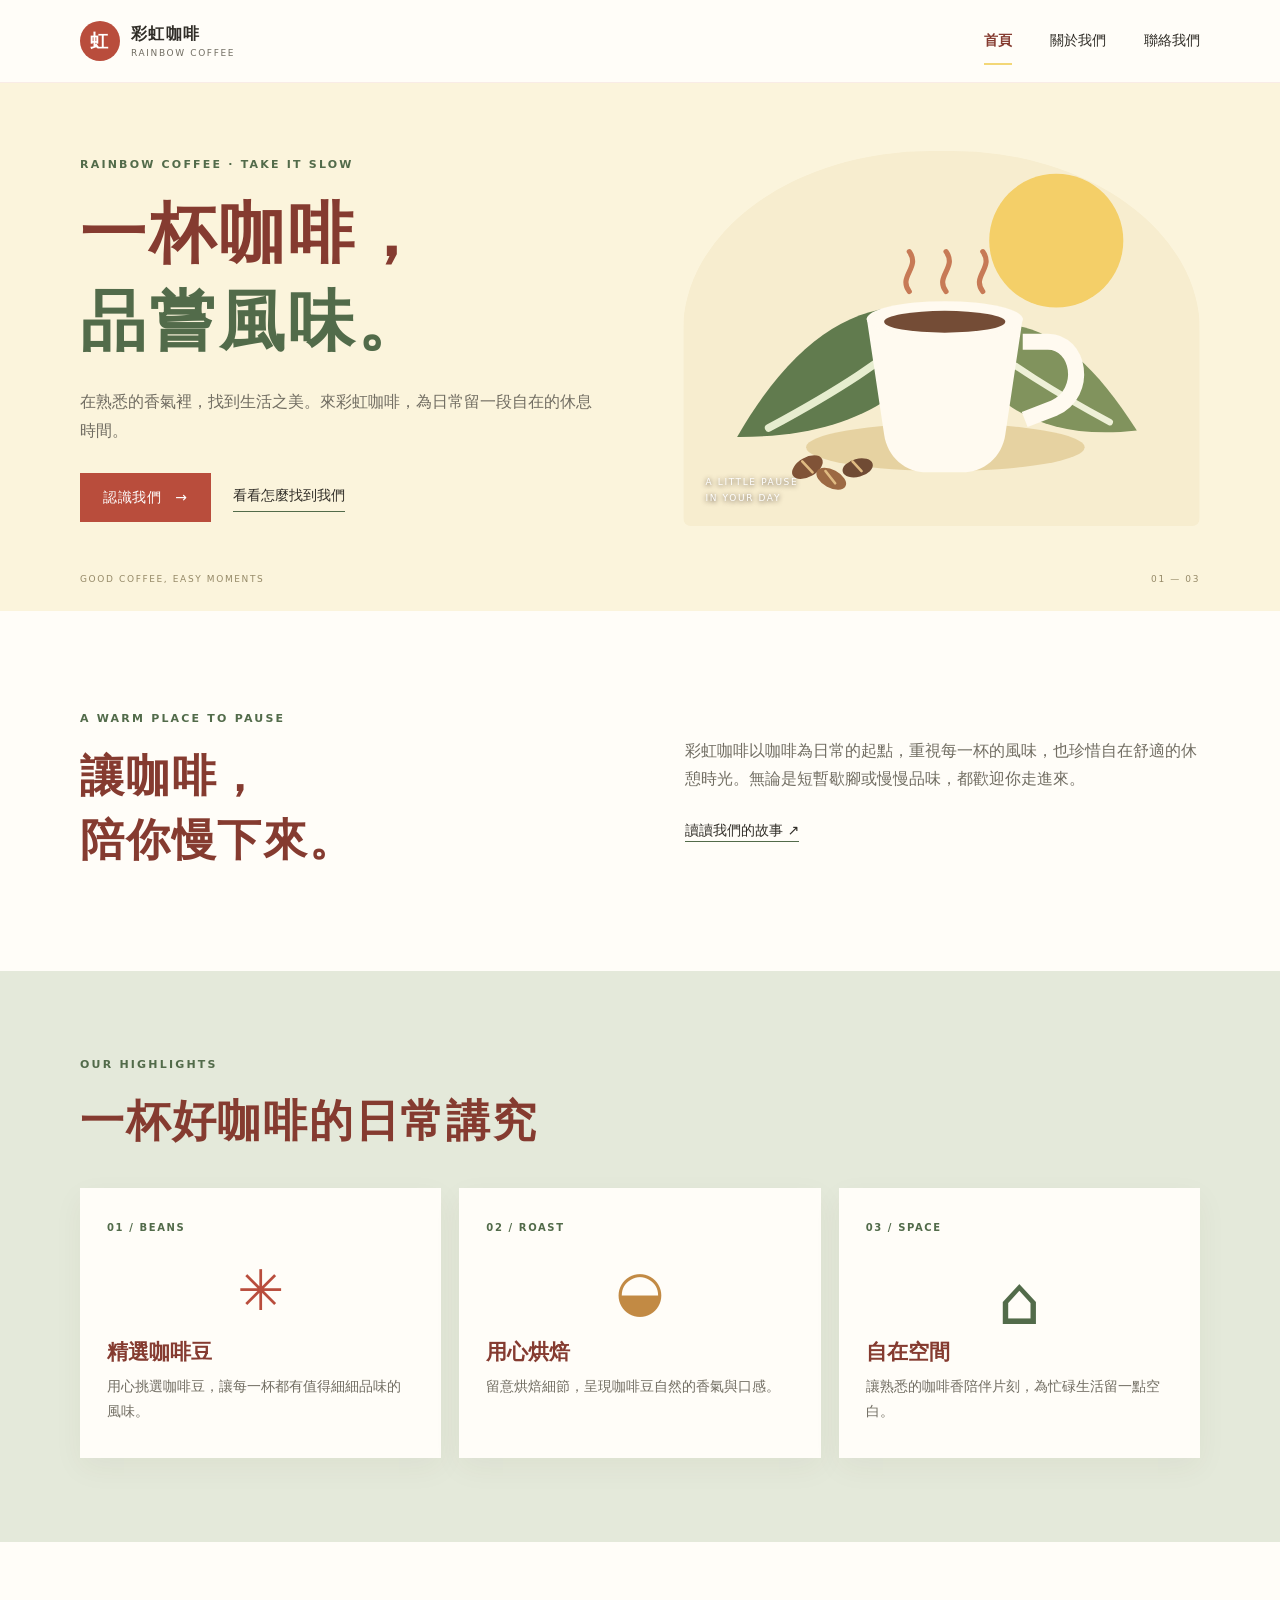
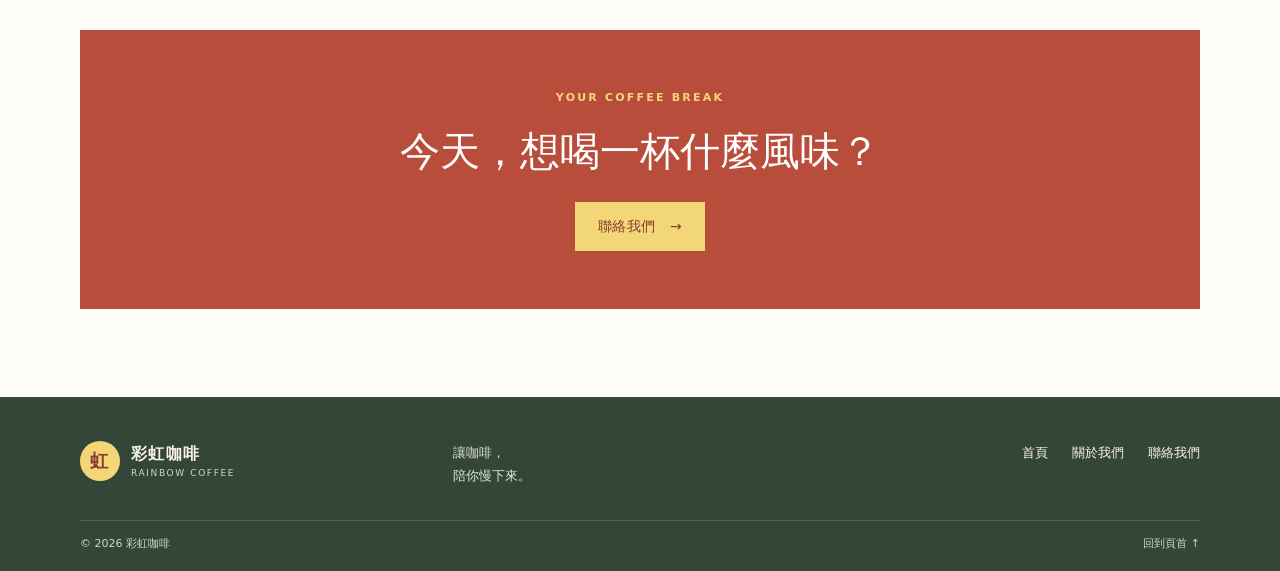
<file: pages/index.html>
﻿<!doctype html>
<html lang="zh-Hant">
<head>
  <meta charset="utf-8"><meta name="viewport" content="width=device-width, initial-scale=1">
  <meta name="description" content="彩虹咖啡，讓咖啡陪你慢下來。認識品牌特色、咖啡理念與聯絡資訊。">
  <title>彩虹咖啡｜讓咖啡，陪你慢下來</title>
  <link rel="stylesheet" href="assets/css/site.css"><script src="assets/js/site.js" defer></script>
</head>
<body>
<a class="skip-link" href="#main">跳到主要內容</a>
<header class="site-header"><div class="container header-inner">
  <a class="brand" href="index.html" aria-label="彩虹咖啡首頁"><span class="brand-mark" aria-hidden="true">虹</span><span>彩虹咖啡<small>RAINBOW COFFEE</small></span></a>
  <button class="menu-toggle" type="button" aria-expanded="false" aria-controls="site-nav" aria-label="開啟導覽選單"><span></span><span></span><span></span></button>
  <nav class="site-nav" id="site-nav" aria-label="主要導覽"><a href="index.html" aria-current="page">首頁</a><a href="about.html">關於我們</a><a href="contact.html">聯絡我們</a></nav>
</div></header>
<main id="main">
  <section class="hero"><div class="container hero-grid"><div class="hero-copy"><p class="eyebrow">RAINBOW COFFEE · TAKE IT SLOW</p><h1>一杯咖啡，<br><em>品嘗風味。</em></h1><p class="lead">在熟悉的香氣裡，找到生活之美。來彩虹咖啡，為日常留一段自在的休息時間。</p><div class="actions"><a class="button" href="about.html">認識我們 <span aria-hidden="true">→</span></a><a class="text-link" href="contact.html">看看怎麼找到我們</a></div></div><div class="hero-visual"><img src="assets/images/coffee-placeholder.svg" alt="以暖色調繪製的手沖咖啡杯與咖啡豆插畫"><span class="visual-caption">A LITTLE PAUSE<br>IN YOUR DAY</span></div></div><div class="container hero-foot"><span>GOOD COFFEE, EASY MOMENTS</span><span>01 — 03</span></div></section>
  <section class="section intro container"><div><p class="eyebrow">A WARM PLACE TO PAUSE</p><h2>讓咖啡，<br>陪你慢下來。</h2></div><div class="intro-copy"><p>彩虹咖啡以咖啡為日常的起點，重視每一杯的風味，也珍惜自在舒適的休憩時光。無論是短暫歇腳或慢慢品味，都歡迎你走進來。</p><a class="text-link" href="about.html">讀讀我們的故事 <span aria-hidden="true">↗</span></a></div></section>
  <section class="features"><div class="container"><div class="section-heading"><p class="eyebrow">OUR HIGHLIGHTS</p><h2>一杯好咖啡的日常講究</h2></div><div class="feature-grid"><article class="feature-card"><span class="feature-num">01 / BEANS</span><div class="feature-icon" aria-hidden="true">✳</div><h3>精選咖啡豆</h3><p>用心挑選咖啡豆，讓每一杯都有值得細細品味的風味。</p></article><article class="feature-card"><span class="feature-num">02 / ROAST</span><div class="feature-icon roast" aria-hidden="true">◒</div><h3>用心烘焙</h3><p>留意烘焙細節，呈現咖啡豆自然的香氣與口感。</p></article><article class="feature-card"><span class="feature-num">03 / SPACE</span><div class="feature-icon space" aria-hidden="true">⌂</div><h3>自在空間</h3><p>讓熟悉的咖啡香陪伴片刻，為忙碌生活留一點空白。</p></article></div></div></section>
  <section class="closing container"><p class="eyebrow">YOUR COFFEE BREAK</p><h2>今天，想喝一杯什麼風味？</h2><a class="button button-light" href="contact.html">聯絡我們 <span aria-hidden="true">→</span></a></section>
</main>
<footer class="site-footer"><div class="container footer-main"><a class="brand brand-footer" href="index.html"><span class="brand-mark" aria-hidden="true">虹</span><span>彩虹咖啡<small>RAINBOW COFFEE</small></span></a><p>讓咖啡，<br>陪你慢下來。</p><nav aria-label="頁尾導覽"><a href="index.html" aria-current="page">首頁</a><a href="about.html">關於我們</a><a href="contact.html">聯絡我們</a></nav></div><div class="container footer-bottom"><span>© 2026 彩虹咖啡</span><a href="#main">回到頁首 ↑</a></div></footer>
</body></html>
</file>
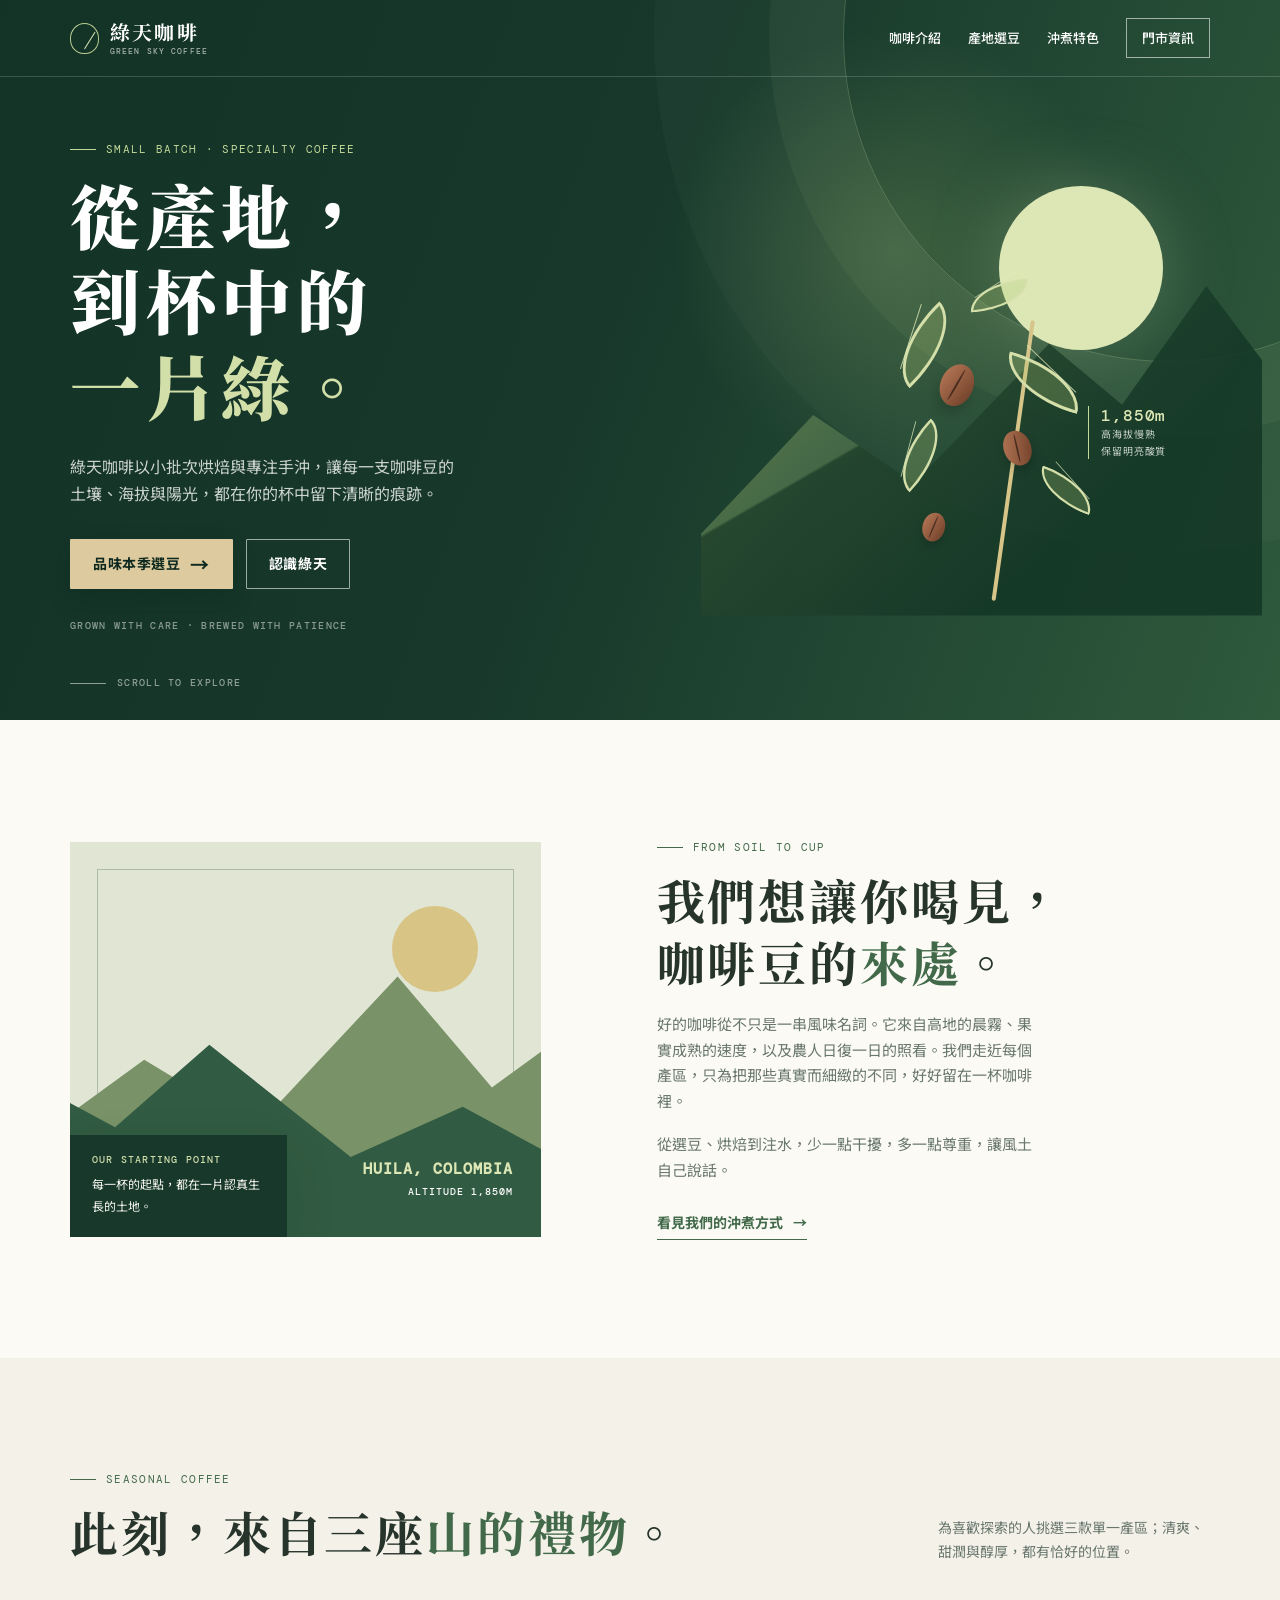
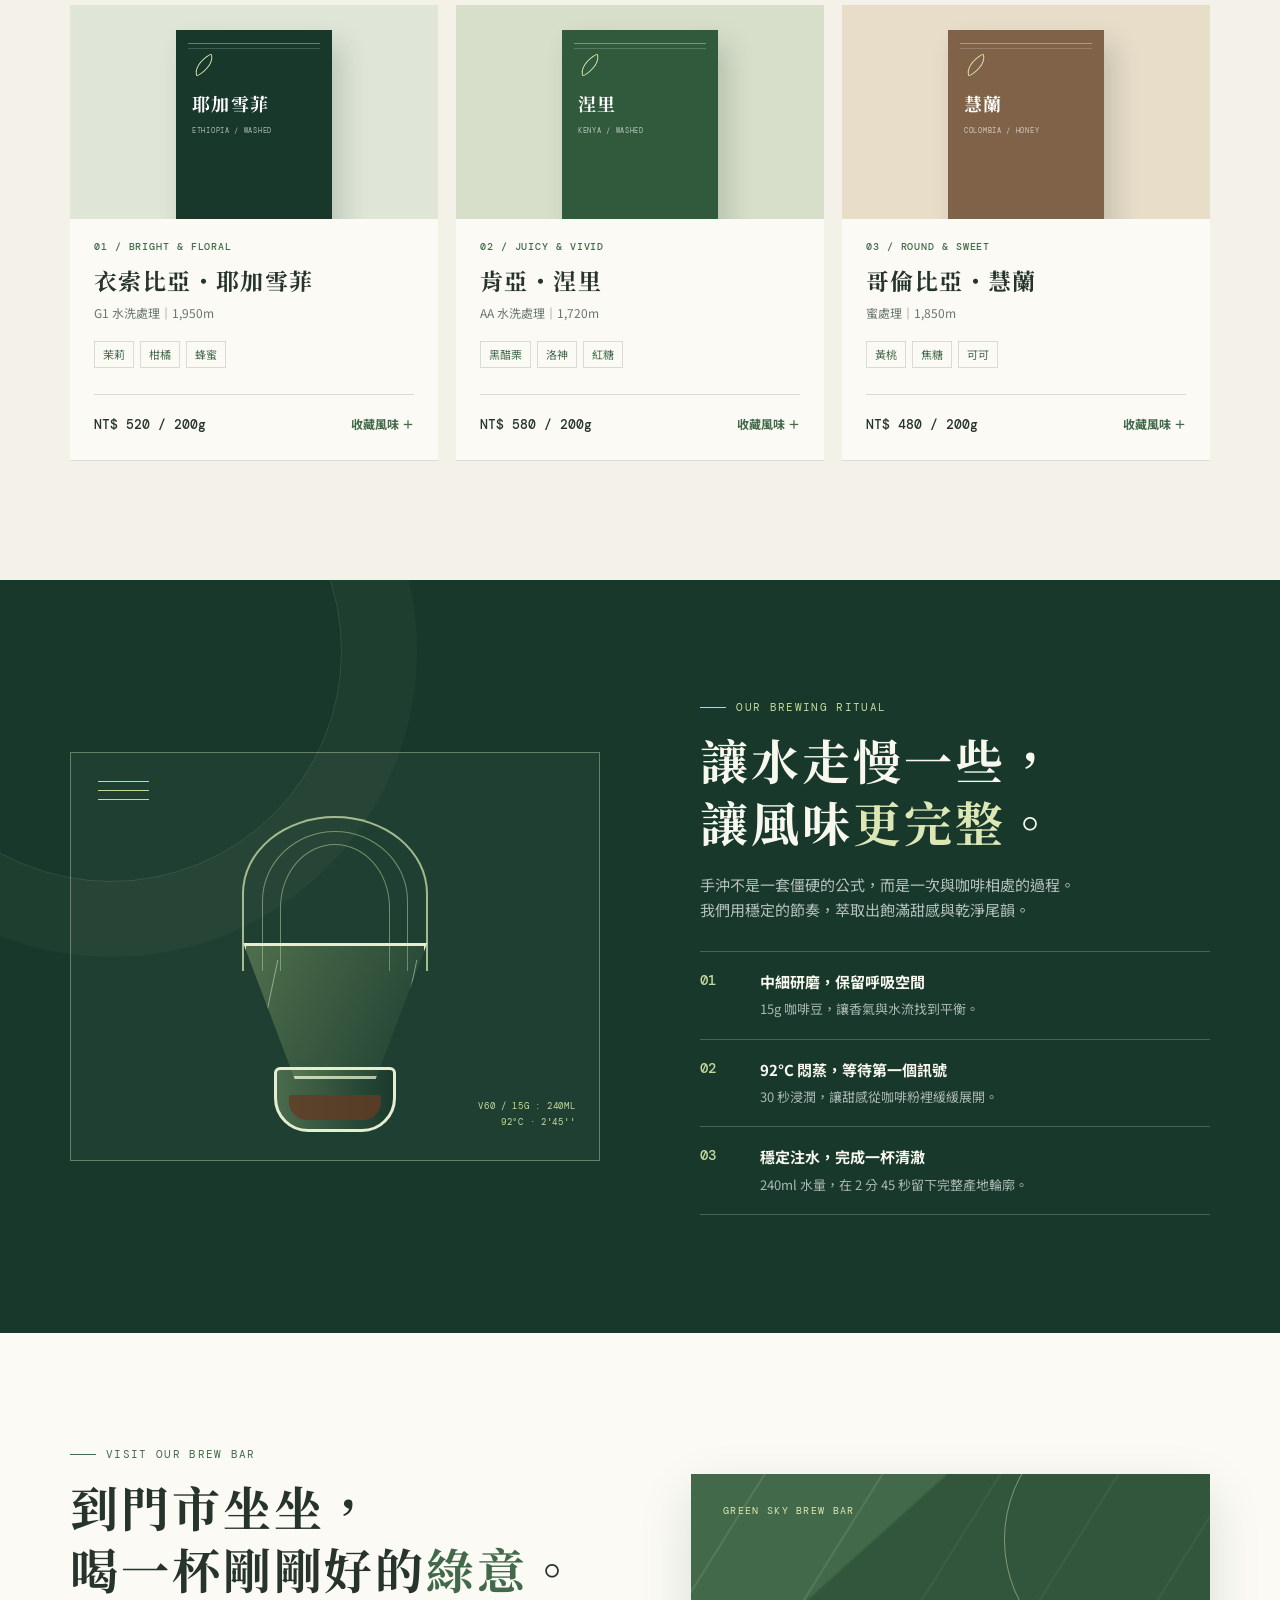
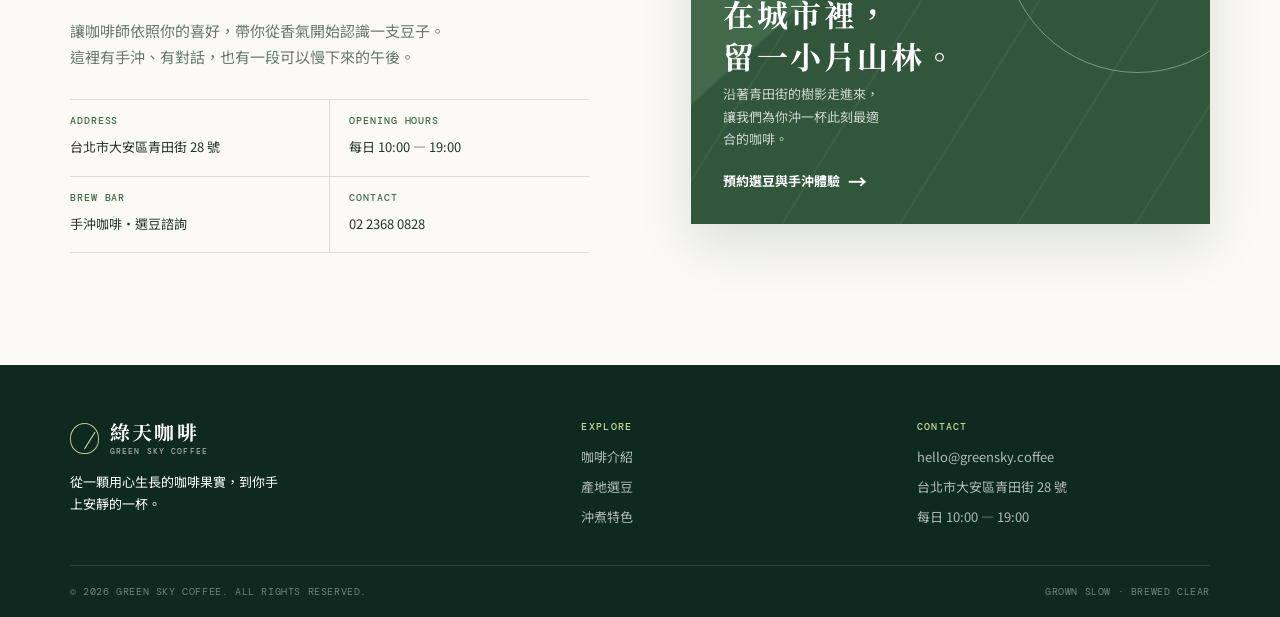
<file: refined/index.html>
<!DOCTYPE html>
<html lang="zh-Hant">
<head>
  <meta charset="UTF-8">
  <meta name="viewport" content="width=device-width, initial-scale=1.0">
  <meta name="description" content="綠天咖啡以小批次烘焙與手沖，讓每一支精品咖啡豆的產地風土清晰抵達杯中。">
  <title>綠天咖啡｜從產地，到杯中的一片綠</title>
  <link rel="preconnect" href="https://fonts.googleapis.com">
  <link rel="preconnect" href="https://fonts.gstatic.com" crossorigin>
  <link href="https://fonts.googleapis.com/css2?family=DM+Mono:wght@400;500&family=Noto+Sans+TC:wght@400;500;600;700&family=Noto+Serif+TC:wght@500;600;700;900&display=swap" rel="stylesheet">
  <style>
    :root {
      --forest: #17382b;
      --deep-forest: #0e291f;
      --moss: #426a4a;
      --leaf: #9aaa72;
      --cream: #f4f1e8;
      --paper: #fbfaf5;
      --oat: #ddca9e;
      --clay: #ad7655;
      --ink: #26342b;
      --muted: #69776e;
      --line: #d9ddd1;
      --shadow: 0 20px 50px rgba(18, 45, 32, .13);
    }

    * { box-sizing: border-box; }
    html { scroll-behavior: smooth; }
    body { margin: 0; background: var(--cream); color: var(--ink); font-family: "Noto Sans TC", sans-serif; line-height: 1.7; -webkit-font-smoothing: antialiased; }
    a { color: inherit; text-decoration: none; }
    button, input { font: inherit; }
    button { cursor: pointer; }
    .container { width: min(1140px, calc(100% - 52px)); margin: 0 auto; }
    .sr-only { position: absolute; width: 1px; height: 1px; overflow: hidden; clip: rect(0,0,0,0); white-space: nowrap; }
    .eyebrow { display: flex; align-items: center; gap: 10px; margin: 0 0 12px; color: var(--moss); font-family: "DM Mono", monospace; font-size: 11px; letter-spacing: .12em; }
    .eyebrow::before { content: ""; width: 26px; height: 1px; background: currentColor; }
    .title { margin: 0; font: 700 clamp(30px, 4vw, 48px)/1.3 "Noto Serif TC", serif; letter-spacing: .06em; }
    .title strong { color: var(--moss); font: inherit; }
    .copy { max-width: 48ch; margin: 18px 0 0; color: var(--muted); font-size: 15px; }
    .button { display: inline-flex; align-items: center; justify-content: center; gap: 10px; min-height: 50px; padding: 12px 22px; border: 1px solid transparent; border-radius: 1px; font-size: 14px; font-weight: 700; letter-spacing: .04em; transition: transform .2s ease, background .2s ease, color .2s ease, border-color .2s ease; }
    .button:hover { transform: translateY(-2px); }
    .button:focus-visible, a:focus-visible, button:focus-visible, input:focus-visible { outline: 3px solid #d3c66b; outline-offset: 3px; }
    .button-main { color: var(--deep-forest); background: var(--oat); box-shadow: 0 10px 24px rgba(7, 27, 18, .18); }
    .button-main:hover { background: #eddaac; }
    .button-light { border-color: rgba(255,255,255,.58); color: #fff; }
    .button-light:hover { background: rgba(255,255,255,.12); }
    .icon-arrow { font-size: 19px; line-height: 1; }

    /* Header */
    .header { position: absolute; z-index: 10; width: 100%; color: #fff; border-bottom: 1px solid rgba(255,255,255,.17); }
    .nav { display: flex; min-height: 76px; align-items: center; justify-content: space-between; }
    .brand { display: flex; align-items: center; gap: 11px; font: 700 20px/1 "Noto Serif TC", serif; letter-spacing: .11em; }
    .brand-symbol { position: relative; width: 29px; height: 31px; border: 1px solid #bbcd91; border-radius: 50% 50% 47% 47%; color: #d9e5b6; }
    .brand-symbol::before { content: ""; position: absolute; top: 5px; left: 13px; width: 1px; height: 20px; background: #d9e5b6; transform: rotate(32deg); transform-origin: bottom; }
    .brand small { display: block; margin-top: 5px; color: rgba(255,255,255,.63); font: 500 8px/1 "DM Mono", monospace; letter-spacing: .14em; }
    .nav-links { display: flex; align-items: center; gap: 27px; font-size: 13px; font-weight: 500; }
    .nav-links a { position: relative; padding: 6px 0; }
    .nav-links a:not(.nav-book)::after { content: ""; position: absolute; right: 0; bottom: 0; left: 0; height: 1px; background: var(--leaf); transform: scaleX(0); transform-origin: right; transition: transform .2s; }
    .nav-links a:not(.nav-book):hover::after { transform: scaleX(1); transform-origin: left; }
    .nav-book { padding: 8px 15px !important; border: 1px solid rgba(255,255,255,.58); }
    .nav-book:hover { color: var(--forest); background: #fff; }
    .menu-button { display: none; width: 40px; height: 40px; border: 0; color: #fff; background: transparent; font-size: 23px; }

    /* Hero */
    .hero { position: relative; min-height: 720px; overflow: hidden; color: #fff; background: var(--forest); }
    .hero::before { content: ""; position: absolute; inset: 0; background: radial-gradient(circle at 70% 35%, rgba(141,170,103,.28), transparent 22%), linear-gradient(110deg, #133326 0%, #17382b 47%, #2f5a3c 100%); }
    .hero::after { content: ""; position: absolute; top: -290px; right: -215px; width: 650px; height: 650px; border: 1px solid rgba(223,235,186,.22); border-radius: 50%; box-shadow: 0 0 0 74px rgba(223,235,186,.045), 0 0 0 189px rgba(223,235,186,.025); }
    .hero-grid { position: relative; z-index: 1; display: grid; grid-template-columns: 1.05fr .95fr; gap: 35px; align-items: center; min-height: 720px; padding: 126px 0 72px; }
    .hero .eyebrow { color: #c3d99a; }
    .hero h1 { max-width: 12ch; margin: 0; font: 900 clamp(43px, 5.5vw, 70px)/1.22 "Noto Serif TC", serif; letter-spacing: .08em; }
    .hero h1 em { color: #d2dfa9; font-style: normal; }
    .hero-lede { max-width: 43ch; margin: 26px 0 31px; color: rgba(255,255,255,.78); font-size: 16px; }
    .hero-actions { display: flex; flex-wrap: wrap; gap: 13px; }
    .hero-signature { margin: 29px 0 0; color: rgba(255,255,255,.5); font: 500 10px/1.6 "DM Mono", monospace; letter-spacing: .13em; }
    .hero-visual { position: relative; height: 453px; }
    .sun-disc { position: absolute; top: 25px; right: 9%; width: 164px; height: 164px; border-radius: 50%; background: #dce7b5; box-shadow: 0 0 72px rgba(220,231,181,.25); }
    .hill { position: absolute; right: -10%; bottom: -2px; width: 107%; height: 75%; clip-path: polygon(0 76%, 20% 41%, 38% 61%, 62% 20%, 75% 38%, 90% 3%, 100% 25%, 100% 100%, 0 100%); background: linear-gradient(136deg, #72905c, #244c36 69%); opacity: .88; }
    .hill::after { content: ""; position: absolute; inset: 0; background: linear-gradient(150deg, transparent 39%, rgba(8,38,25,.55) 39.5% 100%); }
    .coffee-plant { position: absolute; z-index: 2; right: 19%; bottom: 13px; width: 255px; height: 330px; transform: rotate(-4deg); }
    .stem { position: absolute; bottom: 0; left: 125px; width: 4px; height: 283px; border-radius: 4px; background: #d6c488; transform: rotate(12deg); transform-origin: bottom; }
    .leaf { position: absolute; width: 82px; height: 42px; border: 3px solid #d5dfa9; border-radius: 100% 0 100% 0; background: rgba(173,202,117,.26); }
    .leaf::after { content: ""; position: absolute; top: 50%; left: 4px; width: 68px; height: 1px; background: rgba(226,237,189,.78); transform: rotate(-28deg); transform-origin: left; }
    .leaf-a { top: 49px; left: 35px; transform: rotate(-40deg); }
    .leaf-b { top: 95px; right: 22px; transform: rotate(20deg) scaleX(-1); }
    .leaf-c { top: 159px; left: 23px; transform: rotate(-43deg) scale(.84); }
    .leaf-d { top: 204px; right: 7px; transform: rotate(24deg) scaleX(-1) scale(.74); }
    .leaf-e { top: 5px; right: 60px; transform: rotate(0deg) scale(.72); }
    .bean { position: absolute; z-index: 3; width: 33px; height: 43px; border-radius: 50%; background: linear-gradient(110deg, #b87957, #6d3e28); box-shadow: 0 8px 12px rgba(0,0,0,.17); }
    .bean::before { content: ""; position: absolute; top: 4px; bottom: 4px; left: 15px; width: 2px; border-radius: 50%; background: rgba(45,26,19,.72); transform: rotate(8deg); }
    .bean-1 { top: 91px; left: 89px; transform: rotate(26deg); }
    .bean-2 { top: 158px; right: 77px; transform: rotate(-17deg) scale(.83); }
    .bean-3 { top: 231px; left: 56px; transform: rotate(19deg) scale(.68); }
    .origin-tag { position: absolute; z-index: 3; top: 52%; right: -2%; width: 132px; padding-left: 12px; border-left: 1px solid #c3d99a; color: rgba(255,255,255,.76); font-size: 10px; line-height: 1.7; letter-spacing: .08em; }
    .origin-tag b { display: block; color: #dce7b5; font: 500 16px/1.2 "DM Mono", monospace; }
    .scroll-hint { position: absolute; bottom: 22px; left: max(26px, calc((100% - 1140px) / 2)); z-index: 2; display: flex; gap: 11px; align-items: center; color: rgba(255,255,255,.52); font: 500 10px/1 "DM Mono", monospace; letter-spacing: .13em; }
    .scroll-hint::before { content: ""; width: 36px; height: 1px; background: currentColor; }

    /* Story */
    .story { padding: 118px 0; background: var(--paper); }
    .story-grid { display: grid; grid-template-columns: .92fr 1.08fr; gap: clamp(46px, 9vw, 120px); align-items: center; }
    .origin-window { position: relative; min-height: 395px; overflow: hidden; background: #e0e5d4; }
    .origin-window::before { content: ""; position: absolute; inset: 27px; border: 1px solid rgba(23,56,43,.25); }
    .origin-sun { position: absolute; top: 64px; right: 63px; width: 86px; height: 86px; border-radius: 50%; background: #d8c485; }
    .origin-hill-one, .origin-hill-two { position: absolute; right: -12%; bottom: -2%; left: -13%; clip-path: polygon(0 72%, 23% 40%, 42% 62%, 66% 13%, 82% 49%, 100% 24%, 100% 100%, 0 100%); }
    .origin-hill-one { height: 78%; background: #799267; }
    .origin-hill-two { height: 58%; background: #315b42; transform: scaleX(-1); }
    .origin-label { position: absolute; z-index: 2; right: 28px; bottom: 27px; color: #fff; font: 500 10px/1.7 "DM Mono", monospace; letter-spacing: .1em; text-align: right; }
    .origin-label b { display: block; color: #dce7b5; font-size: 15px; }
    .story-note { position: absolute; z-index: 3; bottom: 0; left: 0; width: 217px; padding: 20px 22px; color: #f9f8f1; background: var(--forest); box-shadow: var(--shadow); }
    .story-note b { display: block; margin-bottom: 8px; color: #cfddaa; font: 500 10px/1 "DM Mono", monospace; letter-spacing: .12em; }
    .story-note p { margin: 0; font-size: 12px; line-height: 1.8; }
    .story-link { display: inline-flex; gap: 10px; margin-top: 29px; padding-bottom: 4px; border-bottom: 1px solid var(--moss); color: var(--moss); font-size: 14px; font-weight: 700; }

    /* Selection */
    .selection { padding: 112px 0 120px; background: var(--cream); }
    .section-head { display: flex; align-items: end; justify-content: space-between; gap: 30px; margin-bottom: 42px; }
    .section-head .copy { max-width: 34ch; margin: 0; font-size: 14px; }
    .coffee-grid { display: grid; grid-template-columns: repeat(3, 1fr); gap: 18px; }
    .coffee-card { display: flex; flex-direction: column; min-height: 455px; background: var(--paper); box-shadow: 0 1px 0 var(--line); transition: transform .25s ease, box-shadow .25s ease; }
    .coffee-card:hover { transform: translateY(-6px); box-shadow: var(--shadow); }
    .bag-visual { position: relative; height: 214px; overflow: hidden; background: #dfe6d7; }
    .coffee-card:nth-child(2) .bag-visual { background: #d7dfca; }
    .coffee-card:nth-child(3) .bag-visual { background: #e7ddc9; }
    .bag { position: absolute; right: 50%; bottom: -10px; width: 156px; height: 199px; padding: 28px 16px; color: #fff; background: var(--forest); box-shadow: 10px 14px 25px rgba(20,50,36,.17); transform: translateX(50%); }
    .coffee-card:nth-child(2) .bag { background: #315a3d; }
    .coffee-card:nth-child(3) .bag { background: #806248; }
    .bag::before { content: ""; position: absolute; top: 13px; right: 12px; left: 12px; height: 1px; background: rgba(255,255,255,.35); box-shadow: 0 5px 0 rgba(255,255,255,.18); }
    .bag .mini-leaf { display: block; width: 24px; height: 14px; margin-bottom: 19px; border: 1px solid #dce7b5; border-radius: 100% 0; transform: rotate(-28deg); }
    .bag .bag-name { position: relative; z-index: 1; font: 700 18px/1.3 "Noto Serif TC", serif; letter-spacing: .07em; }
    .bag .bag-origin { display: block; margin-top: 7px; color: rgba(255,255,255,.65); font: 400 7px/1.4 "DM Mono", monospace; letter-spacing: .1em; }
    .card-body { display: flex; flex: 1; flex-direction: column; padding: 23px 24px 22px; }
    .card-index { color: var(--moss); font: 500 10px/1 "DM Mono", monospace; letter-spacing: .09em; }
    .card-body h3 { margin: 13px 0 5px; font: 700 23px/1.4 "Noto Serif TC", serif; letter-spacing: .06em; }
    .card-origin { margin: 0; color: var(--muted); font-size: 12px; }
    .flavour { display: flex; flex-wrap: wrap; gap: 6px; margin: 18px 0 auto; }
    .flavour span { padding: 3px 8px; border: 1px solid var(--line); color: var(--moss); font-size: 11px; }
    .card-footer { display: flex; align-items: center; justify-content: space-between; gap: 12px; margin-top: 20px; padding-top: 15px; border-top: 1px solid var(--line); }
    .price { font: 500 13px/1 "DM Mono", monospace; }
    .save-button { padding: 4px 0; border: 0; color: var(--moss); background: transparent; font-size: 12px; font-weight: 700; }
    .save-button:hover { color: var(--clay); }

    /* Brew */
    .brew { position: relative; overflow: hidden; padding: 118px 0; color: #f8f8ef; background: var(--forest); }
    .brew::before { content: ""; position: absolute; top: -160px; left: -120px; width: 460px; height: 460px; border: 1px solid rgba(211,227,166,.14); border-radius: 50%; box-shadow: 0 0 0 75px rgba(211,227,166,.035); }
    .brew-grid { position: relative; z-index: 1; display: grid; grid-template-columns: 1.02fr .98fr; gap: clamp(45px, 8vw, 100px); align-items: center; }
    .brew .eyebrow { color: #c6d99c; }
    .brew .title strong { color: #dce7b5; }
    .brew .copy { color: rgba(255,255,255,.69); }
    .brew-drawing { position: relative; min-height: 409px; border: 1px solid rgba(220,231,181,.38); background: rgba(255,255,255,.035); }
    .brew-drawing::before { content: ""; position: absolute; top: 28px; left: 27px; width: 51px; height: 1px; background: #c6d99c; box-shadow: 0 9px 0 #c6d99c, 0 18px 0 #c6d99c; }
    .water-lines { position: absolute; top: 63px; left: 50%; width: 186px; height: 155px; border: 2px solid rgba(210,228,174,.75); border-bottom: 0; border-radius: 50% 50% 0 0; transform: translateX(-50%); }
    .water-lines::before, .water-lines::after { content: ""; position: absolute; top: 13px; right: 18px; bottom: 0; left: 18px; border: 1px solid rgba(210,228,174,.48); border-bottom: 0; border-radius: 50% 50% 0 0; }
    .water-lines::after { top: 26px; right: 36px; left: 36px; }
    .dripper { position: absolute; bottom: 81px; left: 50%; width: 184px; height: 136px; border: 3px solid #e6edd0; background: linear-gradient(115deg, rgba(173,203,129,.34), rgba(30,74,48,.14)); clip-path: polygon(0 0,100% 0,72% 100%,28% 100%); transform: translateX(-50%); }
    .dripper::before { content: ""; position: absolute; top: 14px; right: 19px; bottom: 0; left: 19px; border-left: 1px solid rgba(230,237,208,.5); border-right: 1px solid rgba(230,237,208,.5); transform: skewX(-12deg); }
    .server { position: absolute; bottom: 28px; left: 50%; width: 122px; height: 65px; border: 3px solid #e6edd0; border-radius: 6px 6px 34px 34px; background: linear-gradient(90deg, rgba(160,192,130,.34), rgba(9,41,27,.24)); transform: translateX(-50%); }
    .server::after { content: ""; position: absolute; right: 12px; bottom: 9px; left: 12px; height: 25px; border-radius: 2px 2px 18px 18px; background: rgba(100,59,35,.8); }
    .brew-caption { position: absolute; right: 24px; bottom: 21px; color: #c6d99c; font: 400 9px/1.8 "DM Mono", monospace; letter-spacing: .08em; text-align: right; }
    .method-list { display: grid; gap: 0; margin: 28px 0 0; padding: 0; list-style: none; }
    .method-list li { display: grid; grid-template-columns: 45px 1fr; gap: 15px; padding: 17px 0; border-top: 1px solid rgba(220,231,181,.25); }
    .method-list li:last-child { border-bottom: 1px solid rgba(220,231,181,.25); }
    .method-no { color: #c6d99c; font: 500 14px/1.7 "DM Mono", monospace; }
    .method-text b { display: block; font-size: 15px; }
    .method-text span { color: rgba(255,255,255,.64); font-size: 13px; }

    /* Visit */
    .visit { padding: 112px 0; background: var(--paper); }
    .visit-grid { display: grid; grid-template-columns: 1fr 1fr; gap: clamp(42px, 8vw, 105px); align-items: center; }
    .store-card { position: relative; min-height: 350px; overflow: hidden; color: #fff; background: var(--moss); box-shadow: var(--shadow); }
    .store-card::before { content: ""; position: absolute; inset: 0; opacity: .68; background: linear-gradient(138deg, transparent 28%, rgba(11,45,30,.46) 28.5% 100%), repeating-linear-gradient(122deg, transparent 0 61px, rgba(224,235,195,.18) 62px 63px, transparent 64px 100px); }
    .store-card::after { content: ""; position: absolute; top: -68px; right: -61px; width: 265px; height: 265px; border: 1px solid rgba(227,237,203,.44); border-radius: 50%; }
    .store-inner { position: relative; z-index: 1; display: flex; min-height: 350px; flex-direction: column; padding: 32px; }
    .store-kicker { margin: 0; color: #dce7b5; font: 400 10px/1 "DM Mono", monospace; letter-spacing: .13em; }
    .store-inner h3 { margin: auto 0 7px; font: 700 31px/1.35 "Noto Serif TC", serif; letter-spacing: .08em; }
    .store-inner p:not(.store-kicker) { max-width: 23ch; margin: 0; color: rgba(255,255,255,.76); font-size: 13px; }
    .store-link { display: inline-flex; align-items: center; gap: 8px; margin-top: 20px; color: #fff; font-size: 13px; font-weight: 700; }
    .details { display: grid; grid-template-columns: repeat(2, 1fr); gap: 0; margin: 30px 0 0; }
    .detail { padding: 16px 0; border-top: 1px solid var(--line); }
    .detail:nth-last-child(-n+2) { border-bottom: 1px solid var(--line); }
    .detail:nth-child(odd) { padding-right: 19px; }
    .detail:nth-child(even) { padding-left: 19px; border-left: 1px solid var(--line); }
    .detail b { display: block; margin-bottom: 6px; color: var(--moss); font: 500 10px/1 "DM Mono", monospace; letter-spacing: .09em; }
    .detail span { font-size: 13px; }

    /* Footer and small UI */
    footer { color: rgba(255,255,255,.68); background: var(--deep-forest); }
    .footer-grid { display: grid; grid-template-columns: 1.6fr 1fr 1fr; gap: 42px; padding: 57px 0 37px; }
    .footer-brand { color: #fff; }
    .footer-brand p { max-width: 30ch; margin: 16px 0 0; font-size: 13px; }
    .footer-heading { margin: 0 0 14px; color: #c6d99c; font: 500 10px/1 "DM Mono", monospace; letter-spacing: .13em; }
    .footer-list { margin: 0; padding: 0; list-style: none; font-size: 13px; }
    .footer-list li + li { margin-top: 8px; }
    .footer-list a:hover { color: #fff; }
    .footer-bottom { display: flex; justify-content: space-between; gap: 20px; padding: 18px 0; border-top: 1px solid rgba(255,255,255,.13); color: rgba(255,255,255,.42); font: 400 10px/1.5 "DM Mono", monospace; letter-spacing: .06em; }
    .toast { position: fixed; right: 22px; bottom: 22px; z-index: 30; max-width: min(340px, calc(100% - 44px)); padding: 13px 17px; border-left: 3px solid var(--oat); color: #fff; background: var(--deep-forest); box-shadow: var(--shadow); font-size: 13px; opacity: 0; pointer-events: none; transform: translateY(12px); transition: opacity .23s ease, transform .23s ease; }
    .toast.show { opacity: 1; transform: translateY(0); }
    .reveal { opacity: 0; transform: translateY(18px); transition: opacity .65s ease, transform .65s ease; }
    .reveal.in { opacity: 1; transform: translateY(0); }

    @media (max-width: 840px) {
      .nav { min-height: 68px; }
      .menu-button { display: block; }
      .nav-links { position: absolute; top: 68px; right: 0; left: 0; display: grid; gap: 0; max-height: 0; overflow: hidden; background: #112f23; transition: max-height .28s ease; }
      .nav-links.open { max-height: 300px; border-top: 1px solid rgba(255,255,255,.14); }
      .nav-links a { padding: 13px 26px; border-bottom: 1px solid rgba(255,255,255,.1); }
      .nav-links .nav-book { margin: 10px 26px; text-align: center; }
      .hero, .hero-grid { min-height: 725px; }
      .hero-grid { grid-template-columns: 1fr; padding-top: 110px; }
      .hero-visual { height: 280px; margin-top: -40px; }
      .sun-disc { top: 8px; right: 14%; width: 118px; height: 118px; }
      .hill { width: 86%; height: 97%; }
      .coffee-plant { right: 16%; bottom: -24px; transform: scale(.75) rotate(-4deg); transform-origin: bottom right; }
      .origin-tag { top: 45%; right: 1%; }
      .story-grid, .brew-grid, .visit-grid { grid-template-columns: 1fr; }
      .origin-window { max-width: 560px; width: 100%; }
      .coffee-grid { grid-template-columns: repeat(2, 1fr); }
      .coffee-card:last-child { grid-column: span 2; }
      .footer-grid { grid-template-columns: 1.4fr 1fr; }
      .footer-brand { grid-column: span 2; }
    }

    @media (max-width: 570px) {
      .container { width: min(100% - 34px, 1140px); }
      .hero, .hero-grid { min-height: 680px; }
      .hero-grid { padding-top: 99px; padding-bottom: 44px; }
      .hero h1 { font-size: 40px; }
      .hero-lede { margin: 19px 0 23px; font-size: 14px; }
      .hero-visual { height: 238px; }
      .origin-tag { display: none; }
      .scroll-hint { bottom: 12px; left: 17px; }
      .story, .selection, .brew, .visit { padding: 76px 0; }
      .origin-window { min-height: 335px; }
      .story-note { width: 190px; padding: 16px; }
      .section-head { display: block; }
      .section-head .copy { margin-top: 15px; }
      .coffee-grid { grid-template-columns: 1fr; }
      .coffee-card:last-child { grid-column: auto; }
      .brew-drawing { min-height: 325px; }
      .water-lines { transform: translateX(-50%) scale(.82); transform-origin: top; }
      .dripper { transform: translateX(-50%) scale(.8); transform-origin: bottom; }
      .server { transform: translateX(-50%) scale(.8); transform-origin: bottom; }
      .details { grid-template-columns: 1fr; }
      .detail, .detail:nth-last-child(-n+2) { border-bottom: 0; }
      .detail:first-child { border-top: 1px solid var(--line); }
      .detail:last-child { border-bottom: 1px solid var(--line); }
      .detail:nth-child(even) { padding-left: 0; border-left: 0; }
      .footer-grid { grid-template-columns: 1fr; gap: 30px; }
      .footer-brand { grid-column: auto; }
      .footer-bottom { display: block; }
      .footer-bottom span + span { display: block; margin-top: 6px; }
    }

    @media (prefers-reduced-motion: reduce) {
      html { scroll-behavior: auto; }
      *, *::before, *::after { transition-duration: .01ms !important; animation-duration: .01ms !important; }
      .reveal { opacity: 1; transform: none; }
    }
  </style>
</head>
<body>
  <header class="header" id="top">
    <nav class="nav container" aria-label="主要導覽">
      <a class="brand" href="#top" aria-label="回到綠天咖啡首頁"><span class="brand-symbol" aria-hidden="true"></span><span>綠天咖啡<small>GREEN SKY COFFEE</small></span></a>
      <button class="menu-button" type="button" aria-label="開啟導覽選單" aria-expanded="false" aria-controls="navLinks">☰</button>
      <div class="nav-links" id="navLinks">
        <a href="#story">咖啡介紹</a>
        <a href="#selection">產地選豆</a>
        <a href="#brew">沖煮特色</a>
        <a class="nav-book" href="#visit">門市資訊</a>
      </div>
    </nav>
  </header>

  <main>
    <section class="hero" aria-labelledby="heroTitle">
      <div class="hero-grid container">
        <div class="reveal">
          <p class="eyebrow">SMALL BATCH · SPECIALTY COFFEE</p>
          <h1 id="heroTitle">從產地，<br>到杯中的<br><em>一片綠。</em></h1>
          <p class="hero-lede">綠天咖啡以小批次烘焙與專注手沖，讓每一支咖啡豆的土壤、海拔與陽光，都在你的杯中留下清晰的痕跡。</p>
          <div class="hero-actions"><a class="button button-main" href="#selection">品味本季選豆 <span class="icon-arrow">→</span></a><a class="button button-light" href="#story">認識綠天</a></div>
          <p class="hero-signature">GROWN WITH CARE · BREWED WITH PATIENCE</p>
        </div>
        <div class="hero-visual" aria-hidden="true">
          <div class="sun-disc"></div><div class="hill"></div>
          <div class="coffee-plant"><span class="stem"></span><span class="leaf leaf-a"></span><span class="leaf leaf-b"></span><span class="leaf leaf-c"></span><span class="leaf leaf-d"></span><span class="leaf leaf-e"></span><span class="bean bean-1"></span><span class="bean bean-2"></span><span class="bean bean-3"></span></div>
          <p class="origin-tag"><b>1,850m</b>高海拔慢熟<br>保留明亮酸質</p>
        </div>
      </div>
      <p class="scroll-hint">SCROLL TO EXPLORE</p>
    </section>

    <section class="story" id="story" aria-labelledby="storyTitle">
      <div class="story-grid container">
        <div class="origin-window reveal" aria-hidden="true"><div class="origin-sun"></div><div class="origin-hill-one"></div><div class="origin-hill-two"></div><p class="origin-label"><b>HUILA, COLOMBIA</b>ALTITUDE 1,850M</p><div class="story-note"><b>OUR STARTING POINT</b><p>每一杯的起點，都在一片認真生長的土地。</p></div></div>
        <div class="reveal">
          <p class="eyebrow">FROM SOIL TO CUP</p>
          <h2 class="title" id="storyTitle">我們想讓你喝見，<br>咖啡豆的<strong>來處</strong>。</h2>
          <p class="copy">好的咖啡從不只是一串風味名詞。它來自高地的晨霧、果實成熟的速度，以及農人日復一日的照看。我們走近每個產區，只為把那些真實而細緻的不同，好好留在一杯咖啡裡。</p>
          <p class="copy">從選豆、烘焙到注水，少一點干擾，多一點尊重，讓風土自己說話。</p>
          <a class="story-link" href="#brew">看見我們的沖煮方式 <span>→</span></a>
        </div>
      </div>
    </section>

    <section class="selection" id="selection" aria-labelledby="selectionTitle">
      <div class="container">
        <div class="section-head reveal"><div><p class="eyebrow">SEASONAL COFFEE</p><h2 class="title" id="selectionTitle">此刻，來自三座<strong>山的禮物</strong>。</h2></div><p class="copy">為喜歡探索的人挑選三款單一產區；清爽、甜潤與醇厚，都有恰好的位置。</p></div>
        <div class="coffee-grid">
          <article class="coffee-card reveal">
            <div class="bag-visual" aria-hidden="true"><div class="bag"><span class="mini-leaf"></span><b class="bag-name">耶加雪菲</b><span class="bag-origin">ETHIOPIA / WASHED</span></div></div>
            <div class="card-body"><span class="card-index">01 / BRIGHT &amp; FLORAL</span><h3>衣索比亞・耶加雪菲</h3><p class="card-origin">G1 水洗處理｜1,950m</p><div class="flavour"><span>茉莉</span><span>柑橘</span><span>蜂蜜</span></div><div class="card-footer"><span class="price">NT$ 520 / 200g</span><button class="save-button" type="button" data-coffee="衣索比亞・耶加雪菲">收藏風味 ＋</button></div></div>
          </article>
          <article class="coffee-card reveal">
            <div class="bag-visual" aria-hidden="true"><div class="bag"><span class="mini-leaf"></span><b class="bag-name">涅里</b><span class="bag-origin">KENYA / WASHED</span></div></div>
            <div class="card-body"><span class="card-index">02 / JUICY &amp; VIVID</span><h3>肯亞・涅里</h3><p class="card-origin">AA 水洗處理｜1,720m</p><div class="flavour"><span>黑醋栗</span><span>洛神</span><span>紅糖</span></div><div class="card-footer"><span class="price">NT$ 580 / 200g</span><button class="save-button" type="button" data-coffee="肯亞・涅里">收藏風味 ＋</button></div></div>
          </article>
          <article class="coffee-card reveal">
            <div class="bag-visual" aria-hidden="true"><div class="bag"><span class="mini-leaf"></span><b class="bag-name">慧蘭</b><span class="bag-origin">COLOMBIA / HONEY</span></div></div>
            <div class="card-body"><span class="card-index">03 / ROUND &amp; SWEET</span><h3>哥倫比亞・慧蘭</h3><p class="card-origin">蜜處理｜1,850m</p><div class="flavour"><span>黃桃</span><span>焦糖</span><span>可可</span></div><div class="card-footer"><span class="price">NT$ 480 / 200g</span><button class="save-button" type="button" data-coffee="哥倫比亞・慧蘭">收藏風味 ＋</button></div></div>
          </article>
        </div>
      </div>
    </section>

    <section class="brew" id="brew" aria-labelledby="brewTitle">
      <div class="brew-grid container">
        <div class="brew-drawing reveal" aria-hidden="true"><div class="water-lines"></div><div class="dripper"></div><div class="server"></div><p class="brew-caption">V60 / 15G : 240ML<br>92°C · 2'45''</p></div>
        <div class="reveal">
          <p class="eyebrow">OUR BREWING RITUAL</p>
          <h2 class="title" id="brewTitle">讓水走慢一些，<br>讓風味<strong>更完整</strong>。</h2>
          <p class="copy">手沖不是一套僵硬的公式，而是一次與咖啡相處的過程。我們用穩定的節奏，萃取出飽滿甜感與乾淨尾韻。</p>
          <ol class="method-list">
            <li><span class="method-no">01</span><span class="method-text"><b>中細研磨，保留呼吸空間</b><span>15g 咖啡豆，讓香氣與水流找到平衡。</span></span></li>
            <li><span class="method-no">02</span><span class="method-text"><b>92°C 悶蒸，等待第一個訊號</b><span>30 秒浸潤，讓甜感從咖啡粉裡緩緩展開。</span></span></li>
            <li><span class="method-no">03</span><span class="method-text"><b>穩定注水，完成一杯清澈</b><span>240ml 水量，在 2 分 45 秒留下完整產地輪廓。</span></span></li>
          </ol>
        </div>
      </div>
    </section>

    <section class="visit" id="visit" aria-labelledby="visitTitle">
      <div class="visit-grid container">
        <div class="reveal"><p class="eyebrow">VISIT OUR BREW BAR</p><h2 class="title" id="visitTitle">到門市坐坐，<br>喝一杯剛剛好的<strong>綠意</strong>。</h2><p class="copy">讓咖啡師依照你的喜好，帶你從香氣開始認識一支豆子。這裡有手沖、有對話，也有一段可以慢下來的午後。</p><div class="details"><div class="detail"><b>ADDRESS</b><span>台北市大安區青田街 28 號</span></div><div class="detail"><b>OPENING HOURS</b><span>每日 10:00 — 19:00</span></div><div class="detail"><b>BREW BAR</b><span>手沖咖啡・選豆諮詢</span></div><div class="detail"><b>CONTACT</b><span>02 2368 0828</span></div></div></div>
        <aside class="store-card reveal" aria-label="綠天咖啡門市資訊卡"><div class="store-inner"><p class="store-kicker">GREEN SKY BREW BAR</p><h3>在城市裡，<br>留一小片山林。</h3><p>沿著青田街的樹影走進來，讓我們為你沖一杯此刻最適合的咖啡。</p><a class="store-link" href="mailto:hello@greensky.coffee">預約選豆與手沖體驗 <span class="icon-arrow">→</span></a></div></aside>
      </div>
    </section>
  </main>

  <footer>
    <div class="footer-grid container">
      <div class="footer-brand"><a class="brand" href="#top"><span class="brand-symbol" aria-hidden="true"></span><span>綠天咖啡<small>GREEN SKY COFFEE</small></span></a><p>從一顆用心生長的咖啡果實，到你手上安靜的一杯。</p></div>
      <div><p class="footer-heading">EXPLORE</p><ul class="footer-list"><li><a href="#story">咖啡介紹</a></li><li><a href="#selection">產地選豆</a></li><li><a href="#brew">沖煮特色</a></li></ul></div>
      <div><p class="footer-heading">CONTACT</p><ul class="footer-list"><li><a href="mailto:hello@greensky.coffee">hello@greensky.coffee</a></li><li>台北市大安區青田街 28 號</li><li>每日 10:00 — 19:00</li></ul></div>
    </div>
    <div class="footer-bottom container"><span>© 2026 GREEN SKY COFFEE. ALL RIGHTS RESERVED.</span><span>GROWN SLOW · BREWED CLEAR</span></div>
  </footer>

  <div class="toast" id="toast" role="status" aria-live="polite"></div>
  <script>
    const menuButton = document.querySelector('.menu-button');
    const navLinks = document.getElementById('navLinks');
    menuButton.addEventListener('click', () => {
      const opened = navLinks.classList.toggle('open');
      menuButton.setAttribute('aria-expanded', String(opened));
      menuButton.setAttribute('aria-label', opened ? '關閉導覽選單' : '開啟導覽選單');
      menuButton.textContent = opened ? '×' : '☰';
    });
    navLinks.querySelectorAll('a').forEach(link => link.addEventListener('click', () => {
      navLinks.classList.remove('open');
      menuButton.setAttribute('aria-expanded', 'false');
      menuButton.setAttribute('aria-label', '開啟導覽選單');
      menuButton.textContent = '☰';
    }));

    const toast = document.getElementById('toast');
    let toastTimer;
    function showToast(message) {
      window.clearTimeout(toastTimer);
      toast.textContent = message;
      toast.classList.add('show');
      toastTimer = window.setTimeout(() => toast.classList.remove('show'), 2600);
    }
    document.querySelectorAll('[data-coffee]').forEach(button => button.addEventListener('click', () => {
      showToast(`已收藏「${button.dataset.coffee}」，下次來門市時可以問問它。`);
    }));

    const reducedMotion = window.matchMedia('(prefers-reduced-motion: reduce)').matches;
    const revealItems = document.querySelectorAll('.reveal');
    if (reducedMotion || !('IntersectionObserver' in window)) {
      revealItems.forEach(element => element.classList.add('in'));
    } else {
      const observer = new IntersectionObserver(entries => {
        entries.forEach(entry => {
          if (entry.isIntersecting) {
            entry.target.classList.add('in');
            observer.unobserve(entry.target);
          }
        });
      }, { threshold: .12 });
      revealItems.forEach(element => observer.observe(element));
    }
  </script>
</body>
</html>
</file>
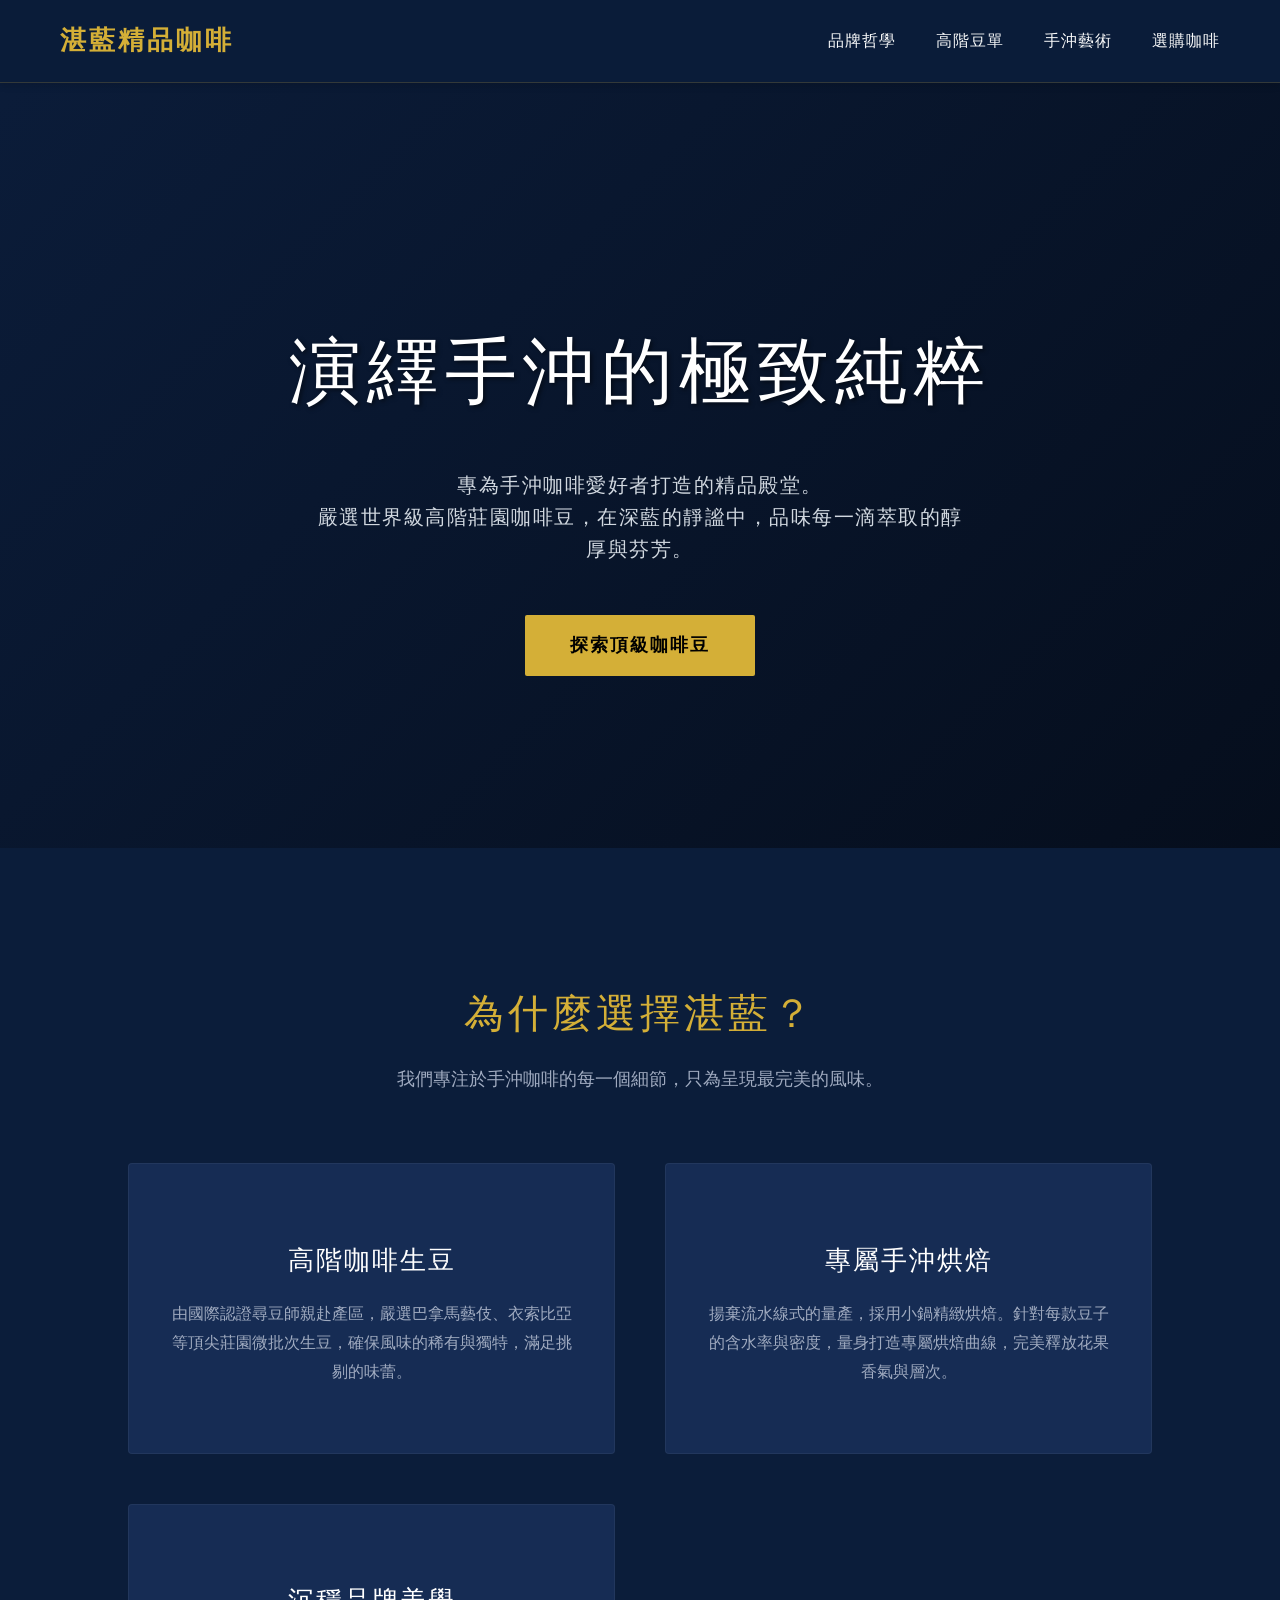
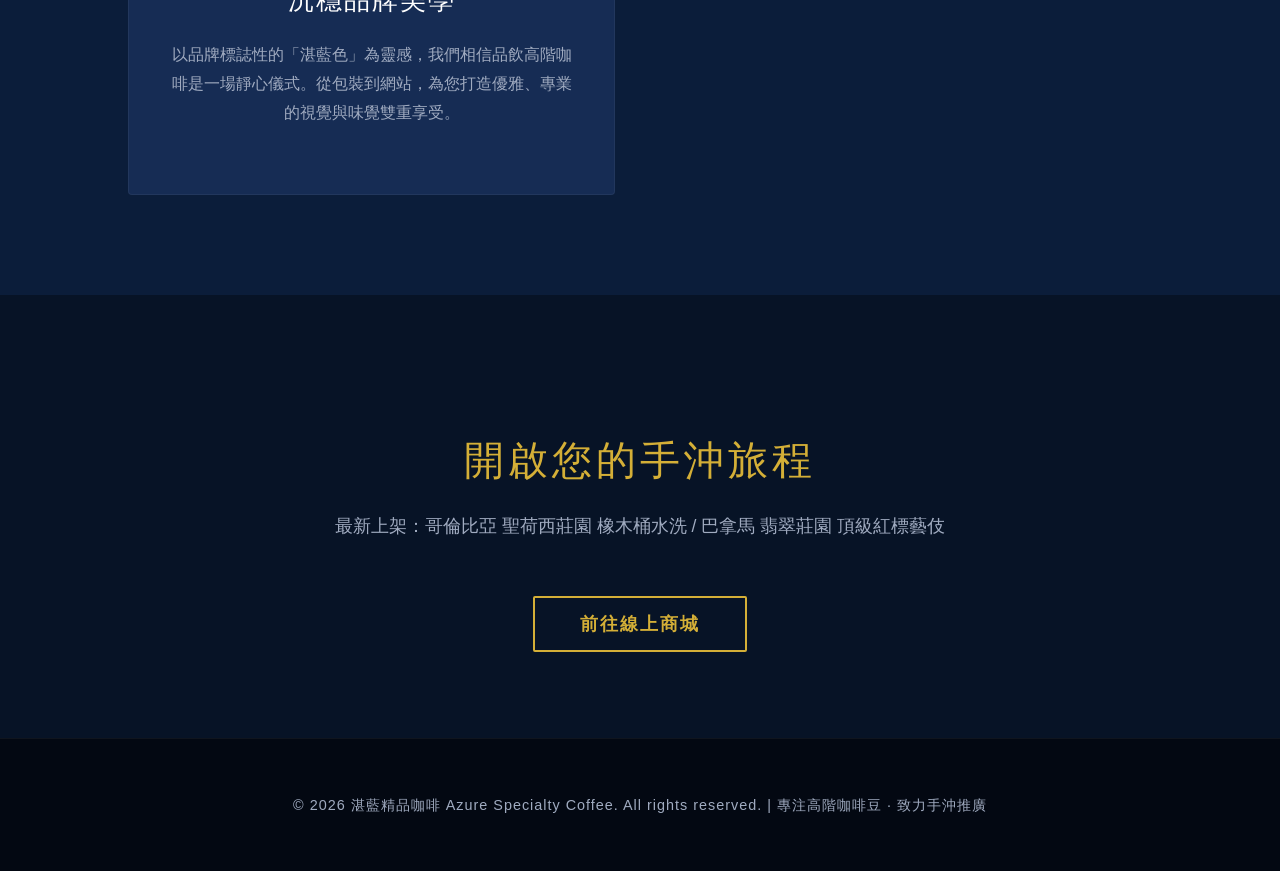
<file: w1/index.html>
<!DOCTYPE html>
<html lang="zh-TW">
<head>
    <meta charset="UTF-8">
    <meta name="viewport" content="width=device-width, initial-scale=1.0">
    <title>湛藍精品咖啡 | 頂級手沖咖啡</title>
    <style>
        :root {
            --primary-blue: #0b1d3a;
            --secondary-blue: #162c54;
            --accent-gold: #d4af37;
            --text-light: #f8f9fa;
            --text-dark: #a0abc0;
        }
        body {
            margin: 0;
            padding: 0;
            font-family: 'Helvetica Neue', Arial, 'Microsoft JhengHei', sans-serif;
            background-color: var(--primary-blue);
            color: var(--text-light);
            line-height: 1.6;
        }
        header {
            display: flex;
            justify-content: space-between;
            align-items: center;
            padding: 20px 60px;
            background-color: rgba(11, 29, 58, 0.98);
            position: sticky;
            top: 0;
            z-index: 1000;
            border-bottom: 1px solid rgba(212, 175, 55, 0.2);
            box-shadow: 0 4px 6px rgba(0,0,0,0.1);
        }
        .logo {
            font-size: 26px;
            font-weight: 700;
            color: var(--accent-gold);
            text-decoration: none;
            letter-spacing: 3px;
            display: flex;
            align-items: center;
            gap: 10px;
        }
        nav {
            display: flex;
            gap: 40px;
        }
        nav a {
            color: var(--text-light);
            text-decoration: none;
            font-size: 16px;
            letter-spacing: 1px;
            transition: color 0.3s ease;
        }
        nav a:hover {
            color: var(--accent-gold);
        }
        .hero {
            height: 85vh;
            display: flex;
            flex-direction: column;
            justify-content: center;
            align-items: center;
            text-align: center;
            background: linear-gradient(135deg, rgba(11,29,58,0.9) 0%, rgba(5,13,26,0.9) 100%), 
                        url('https://images.unsplash.com/photo-1497935586351-b67a49e012bf?ixlib=rb-1.2.1&auto=format&fit=crop&w=1920&q=80') no-repeat center center/cover;
            background-blend-mode: overlay;
            padding: 0 20px;
        }
        .hero h1 {
            font-size: 4.5rem;
            margin-bottom: 20px;
            letter-spacing: 6px;
            color: #ffffff;
            font-weight: 300;
            text-shadow: 2px 2px 4px rgba(0,0,0,0.5);
        }
        .hero p {
            font-size: 1.25rem;
            max-width: 650px;
            color: #d1d8e0;
            margin-bottom: 50px;
            letter-spacing: 1.5px;
        }
        .btn {
            padding: 16px 45px;
            background-color: var(--accent-gold);
            color: #000;
            text-decoration: none;
            font-size: 1.1rem;
            font-weight: bold;
            border-radius: 2px;
            transition: all 0.3s ease;
            letter-spacing: 2px;
        }
        .btn:hover {
            background-color: #fce28b;
            transform: translateY(-3px);
            box-shadow: 0 10px 20px rgba(0,0,0,0.2);
        }
        .section {
            padding: 100px 10%;
        }
        .section-title {
            text-align: center;
            font-size: 2.5rem;
            color: var(--accent-gold);
            margin-bottom: 20px;
            font-weight: 300;
            letter-spacing: 4px;
        }
        .section-subtitle {
            text-align: center;
            color: var(--text-dark);
            margin-bottom: 70px;
            font-size: 1.1rem;
        }
        .features {
            display: grid;
            grid-template-columns: repeat(auto-fit, minmax(320px, 1fr));
            gap: 50px;
        }
        .feature-card {
            background-color: var(--secondary-blue);
            padding: 50px 40px;
            border-radius: 4px;
            text-align: center;
            border: 1px solid rgba(255,255,255,0.05);
            transition: all 0.4s ease;
            position: relative;
            overflow: hidden;
        }
        .feature-card::before {
            content: '';
            position: absolute;
            top: 0; left: 0; width: 100%; height: 3px;
            background-color: var(--accent-gold);
            transform: scaleX(0);
            transition: transform 0.4s ease;
        }
        .feature-card:hover::before {
            transform: scaleX(1);
        }
        .feature-card:hover {
            transform: translateY(-10px);
            box-shadow: 0 15px 30px rgba(0,0,0,0.3);
            border-color: rgba(212, 175, 55, 0.3);
        }
        .feature-card h3 {
            font-size: 1.6rem;
            margin-bottom: 20px;
            color: #fff;
            font-weight: 400;
            letter-spacing: 2px;
        }
        .feature-card p {
            color: var(--text-dark);
            font-size: 1rem;
            line-height: 1.8;
        }
        .shop-section {
            background-color: #071326;
            text-align: center;
        }
        footer {
            text-align: center;
            padding: 40px;
            background-color: #030812;
            color: var(--text-dark);
            font-size: 0.9rem;
            border-top: 1px solid rgba(255,255,255,0.05);
            letter-spacing: 1px;
        }
    </style>
</head>
<body>
    <header>
        <a href="#" class="logo">湛藍精品咖啡</a>
        <nav>
            <a href="#about">品牌哲學</a>
            <a href="#beans">高階豆單</a>
            <a href="#brew">手沖藝術</a>
            <a href="#shop">選購咖啡</a>
        </nav>
    </header>

    <section class="hero">
        <h1>演繹手沖的極致純粹</h1>
        <p>專為手沖咖啡愛好者打造的精品殿堂。<br>嚴選世界級高階莊園咖啡豆，在深藍的靜謐中，品味每一滴萃取的醇厚與芬芳。</p>
        <a href="#shop" class="btn">探索頂級咖啡豆</a>
    </section>

    <section id="about" class="section">
        <h2 class="section-title">為什麼選擇湛藍？</h2>
        <p class="section-subtitle">我們專注於手沖咖啡的每一個細節，只為呈現最完美的風味。</p>
        
        <div class="features">
            <div class="feature-card">
                <h3>高階咖啡生豆</h3>
                <p>由國際認證尋豆師親赴產區，嚴選巴拿馬藝伎、衣索比亞等頂尖莊園微批次生豆，確保風味的稀有與獨特，滿足挑剔的味蕾。</p>
            </div>
            <div class="feature-card">
                <h3>專屬手沖烘焙</h3>
                <p>揚棄流水線式的量產，採用小鍋精緻烘焙。針對每款豆子的含水率與密度，量身打造專屬烘焙曲線，完美釋放花果香氣與層次。</p>
            </div>
            <div class="feature-card">
                <h3>沉穩品牌美學</h3>
                <p>以品牌標誌性的「湛藍色」為靈感，我們相信品飲高階咖啡是一場靜心儀式。從包裝到網站，為您打造優雅、專業的視覺與味覺雙重享受。</p>
            </div>
        </div>
    </section>

    <section id="shop" class="section shop-section">
        <h2 class="section-title">開啟您的手沖旅程</h2>
        <p class="section-subtitle">最新上架：哥倫比亞 聖荷西莊園 橡木桶水洗 / 巴拿馬 翡翠莊園 頂級紅標藝伎</p>
        <a href="#" class="btn" style="background-color: transparent; border: 2px solid var(--accent-gold); color: var(--accent-gold);">前往線上商城</a>
    </section>

    <footer>
        <p>&copy; 2026 湛藍精品咖啡 Azure Specialty Coffee. All rights reserved. | 專注高階咖啡豆 · 致力手沖推廣</p>
    </footer>
</body>
</html>
</file>
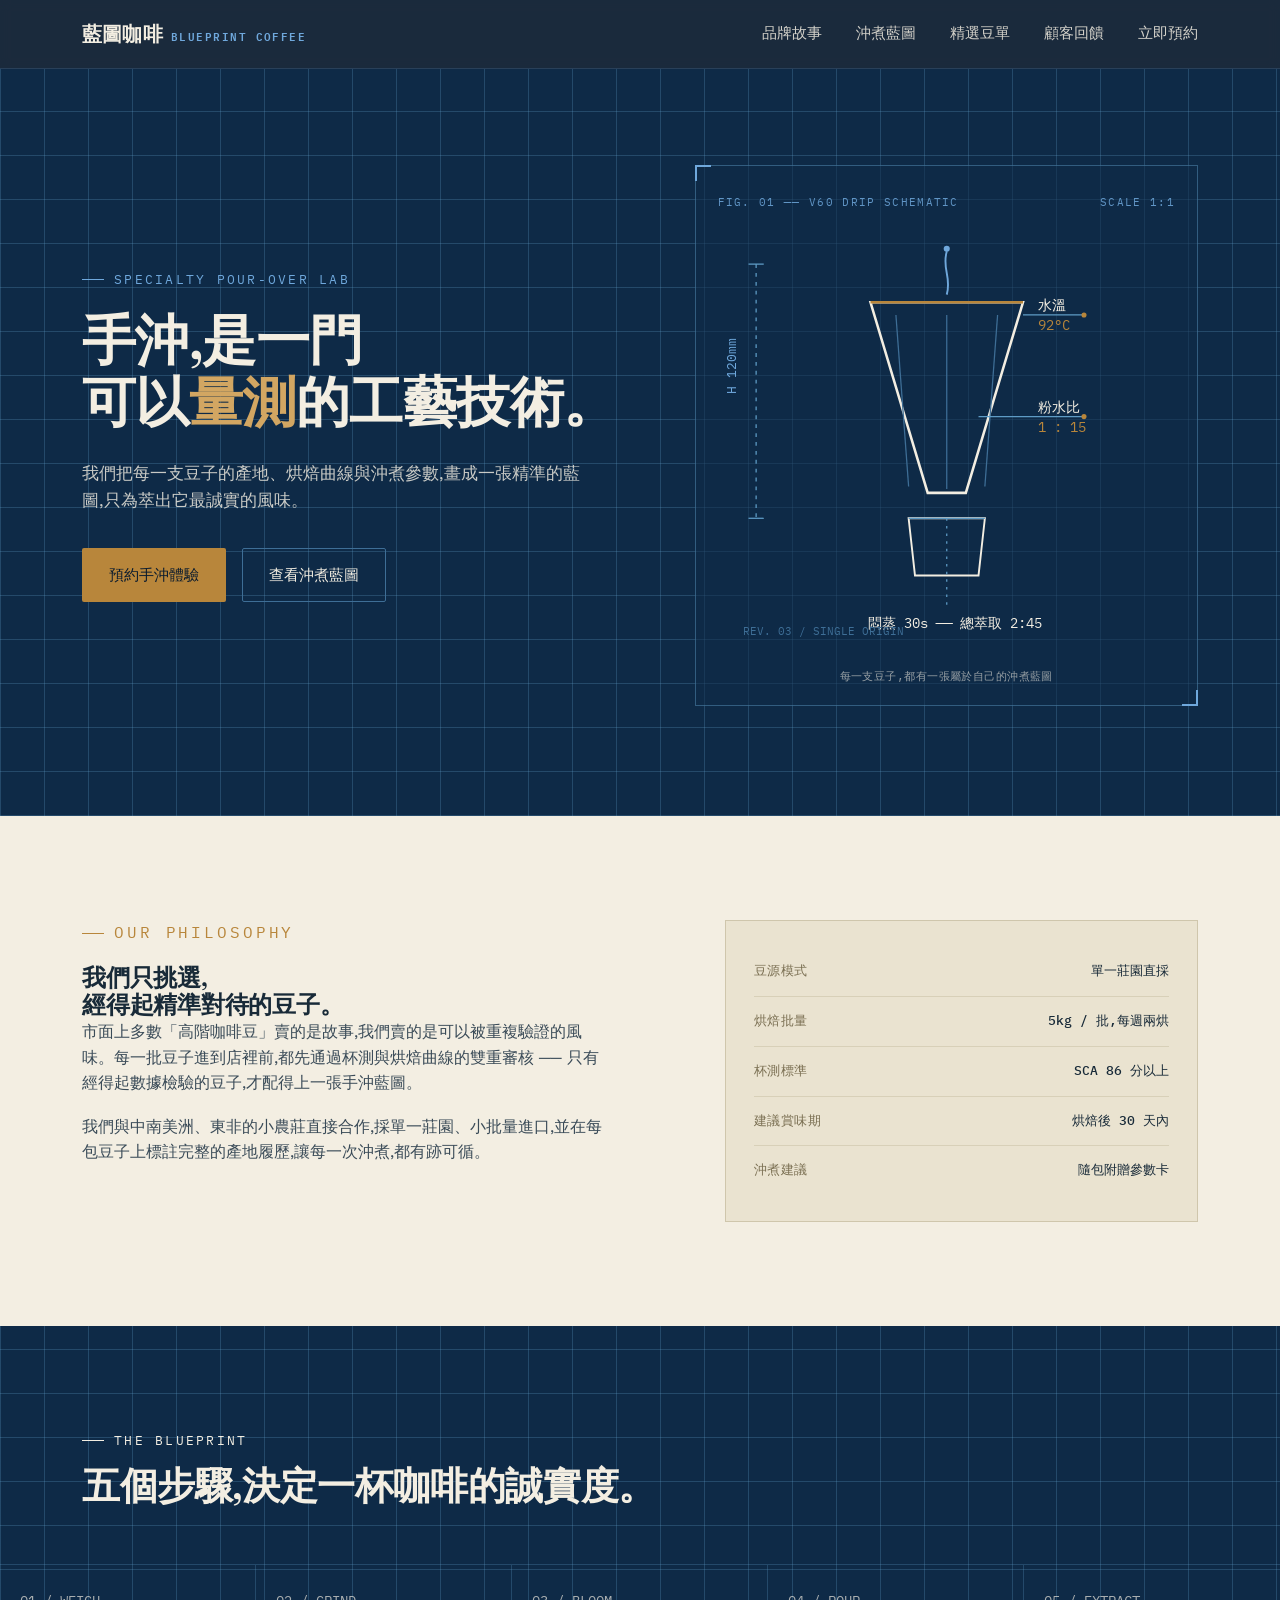
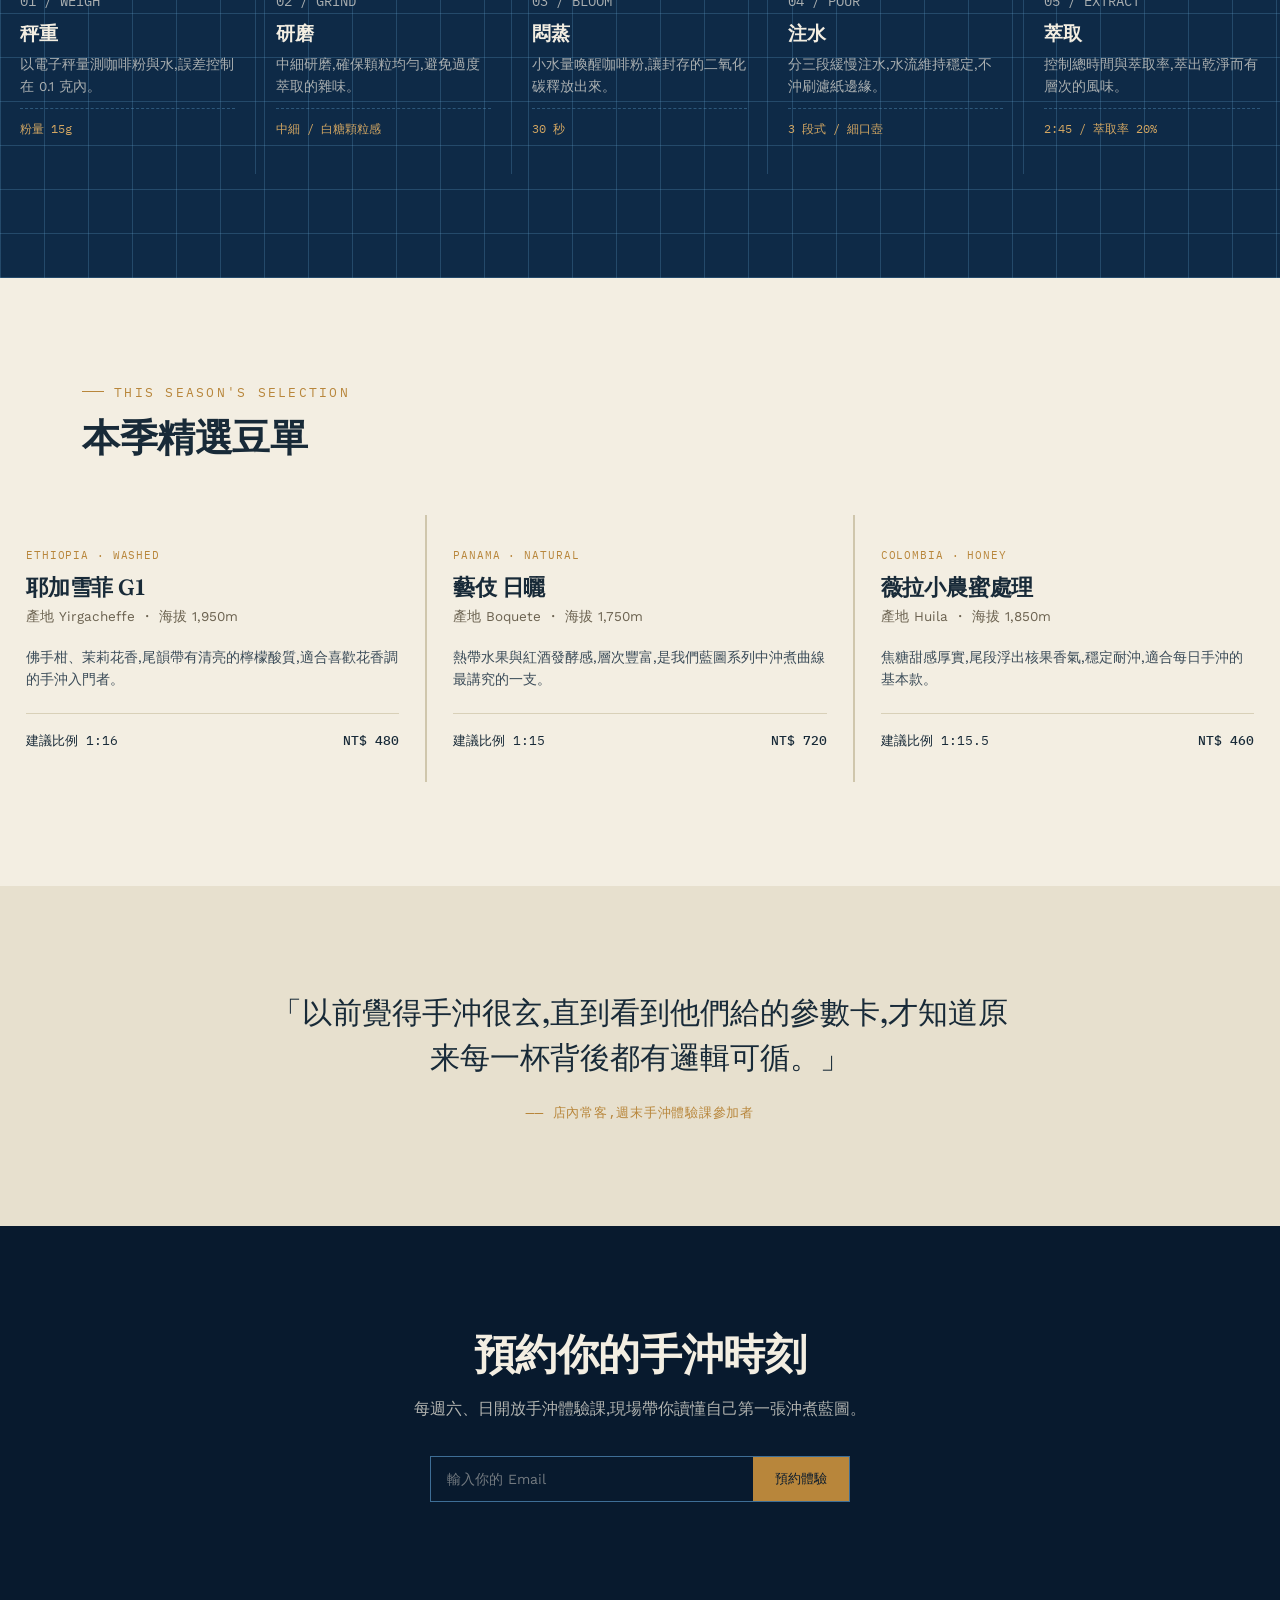
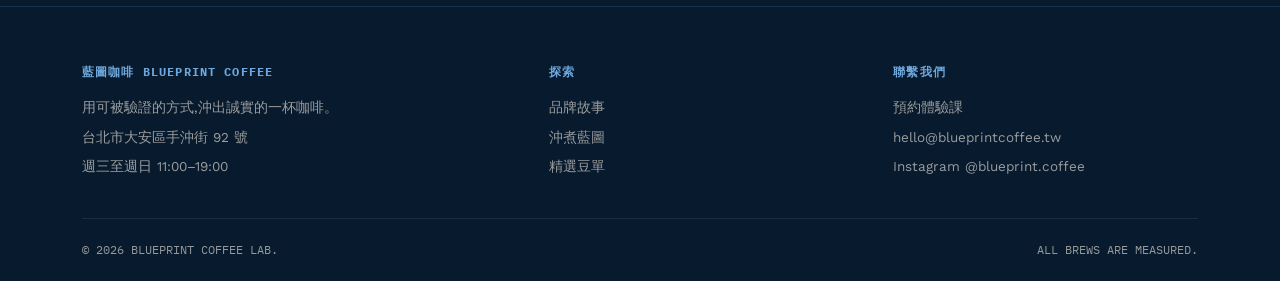
<file: week3/index.html>
<!DOCTYPE html>
<html lang="zh-Hant">
<head>
<meta charset="UTF-8">
<meta name="viewport" content="width=device-width, initial-scale=1.0">
<title>藍圖咖啡 Blueprint Coffee ── 精準手沖,誠實風味</title>
<link rel="preconnect" href="https://fonts.googleapis.com">
<link rel="preconnect" href="https://fonts.gstatic.com" crossorigin>
<link href="https://fonts.googleapis.com/css2?family=Fraunces:opsz,wght@9..144,400;9..144,500;9..144,600;9..144,700&family=Work+Sans:wght@300;400;500;600&family=IBM+Plex+Mono:wght@400;500&display=swap" rel="stylesheet">
<style>
  :root{
    --ink-black:#081A2E;
    --blueprint:#0E2A47;
    --blueprint-line:#3E6E96;
    --blueprint-line-soft:rgba(94,155,197,0.28);
    --paper:#F3EEE2;
    --paper-dim:#E7E0CE;
    --brass:#B8863B;
    --brass-light:#D2A662;
    --sky:#6FA8DC;
    --ink-on-paper:#182A38;
    --max-w:1180px;
  }

  *{margin:0;padding:0;box-sizing:border-box;}
  html{scroll-behavior:smooth;}
  body{
    font-family:'Work Sans', sans-serif;
    background:var(--paper);
    color:var(--ink-on-paper);
    line-height:1.6;
    -webkit-font-smoothing:antialiased;
  }
  a{color:inherit;text-decoration:none;}
  img,svg{display:block;max-width:100%;}
  .container{max-width:var(--max-w);margin:0 auto;padding:0 32px;}
  .eyebrow{
    font-family:'IBM Plex Mono', monospace;
    font-size:12.5px;
    letter-spacing:0.18em;
    text-transform:uppercase;
    display:flex;
    align-items:center;
    gap:10px;
  }
  .eyebrow::before{
    content:"";
    width:22px;height:1px;
    background:currentColor;
    display:inline-block;
  }
  h1,h2,h3{
    font-family:'Fraunces', serif;
    font-weight:600;
    line-height:1.15;
    letter-spacing:-0.01em;
  }
  .btn{
    display:inline-flex;
    align-items:center;
    gap:10px;
    padding:14px 26px;
    border-radius:2px;
    font-family:'Work Sans', sans-serif;
    font-size:15px;
    font-weight:500;
    border:1px solid transparent;
    cursor:pointer;
    transition:transform .25s ease, background .25s ease, border-color .25s ease, color .25s ease;
  }
  .btn:focus-visible{outline:2px solid var(--sky);outline-offset:3px;}
  .btn-primary{background:var(--brass);color:var(--ink-black);}
  .btn-primary:hover{background:var(--brass-light);transform:translateY(-1px);}
  .btn-ghost{border-color:var(--blueprint-line);color:var(--paper);}
  .btn-ghost:hover{border-color:var(--sky);color:var(--sky);}
  .btn-ghost.on-paper{border-color:var(--ink-on-paper);color:var(--ink-on-paper);}
  .btn-ghost.on-paper:hover{border-color:var(--brass);color:var(--brass);}

  /* ---------- NAV ---------- */
  header{
    position:sticky;top:0;z-index:50;
    background:rgba(8,26,46,0.92);
    backdrop-filter:blur(6px);
    border-bottom:1px solid rgba(94,155,197,0.2);
  }
  nav{
    max-width:var(--max-w);margin:0 auto;padding:18px 32px;
    display:flex;align-items:center;justify-content:space-between;
    color:var(--paper);
  }
  .logo{
    font-family:'Fraunces', serif;
    font-size:20px;font-weight:600;letter-spacing:0.01em;
    color:var(--paper);display:flex;align-items:baseline;gap:8px;
  }
  .logo span{
    font-family:'IBM Plex Mono', monospace;
    font-size:10.5px;letter-spacing:0.14em;color:var(--sky);
  }
  .nav-links{display:flex;gap:34px;font-size:14.5px;}
  .nav-links a{opacity:0.85;transition:opacity .2s;}
  .nav-links a:hover{opacity:1;color:var(--sky);}
  .nav-toggle{display:none;background:none;border:none;color:var(--paper);font-size:24px;cursor:pointer;}

  @media (max-width:860px){
    .nav-links{
      position:absolute;top:100%;left:0;right:0;
      background:var(--ink-black);
      flex-direction:column;gap:0;
      max-height:0;overflow:hidden;
      transition:max-height .3s ease;
    }
    .nav-links.open{max-height:320px;}
    .nav-links a{padding:16px 32px;border-top:1px solid rgba(94,155,197,0.15);}
    .nav-toggle{display:block;}
  }

  /* ---------- HERO ---------- */
  .hero{
    background:
      repeating-linear-gradient(0deg, var(--blueprint-line-soft) 0, var(--blueprint-line-soft) 1px, transparent 1px, transparent 44px),
      repeating-linear-gradient(90deg, var(--blueprint-line-soft) 0, var(--blueprint-line-soft) 1px, transparent 1px, transparent 44px),
      var(--blueprint);
    color:var(--paper);
    padding:96px 0 110px;
    position:relative;
    overflow:hidden;
  }
  .hero-grid{
    max-width:var(--max-w);margin:0 auto;padding:0 32px;
    display:grid;grid-template-columns:1.05fr 0.95fr;gap:56px;align-items:center;
  }
  .hero h1{font-size:clamp(34px,4.6vw,54px);margin:20px 0 26px;color:var(--paper);}
  .hero h1 em{font-style:normal;color:var(--brass-light);}
  .hero p.lede{font-size:17px;max-width:46ch;color:rgba(243,238,226,0.82);margin-bottom:34px;}
  .hero-cta{display:flex;gap:16px;flex-wrap:wrap;}
  .hero-eyebrow{color:var(--sky);margin-bottom:6px;}

  .blueprint-plate{
    position:relative;
    border:1px solid rgba(94,155,197,0.45);
    background:rgba(15,42,71,0.55);
    padding:28px 22px 20px;
  }
  .blueprint-plate::before,.blueprint-plate::after,
  .plate-corner-tl,.plate-corner-br{
    content:"";position:absolute;width:14px;height:14px;
    border-color:var(--sky);
  }
  .blueprint-plate::before{top:-1px;left:-1px;border-top:2px solid var(--sky);border-left:2px solid var(--sky);}
  .blueprint-plate::after{bottom:-1px;right:-1px;border-bottom:2px solid var(--sky);border-right:2px solid var(--sky);}
  .plate-label{
    font-family:'IBM Plex Mono', monospace;font-size:11px;letter-spacing:0.12em;
    color:var(--sky);display:flex;justify-content:space-between;margin-bottom:14px;opacity:0.85;
  }
  .plate-caption{
    font-family:'IBM Plex Mono', monospace;font-size:11px;color:rgba(243,238,226,0.6);
    text-align:center;margin-top:10px;letter-spacing:0.04em;
  }

  @media (max-width:900px){
    .hero-grid{grid-template-columns:1fr;}
    .hero{padding:64px 0 76px;}
  }

  /* ---------- SECTION SHARED ---------- */
  section{padding:104px 0;}
  .section-head{max-width:640px;margin-bottom:56px;}
  .section-head h2{font-size:clamp(26px,3.2vw,38px);margin-top:14px;}
  .on-dark{background:var(--ink-black);color:var(--paper);}
  .on-dark .eyebrow{color:var(--sky);}
  .on-paper .eyebrow{color:var(--brass);}

  /* ---------- ABOUT / SPEC SHEET ---------- */
  .about-grid{display:grid;grid-template-columns:1.1fr 0.9fr;gap:64px;align-items:start;}
  .about-grid p{font-size:16px;color:#3a4b58;max-width:52ch;margin-bottom:18px;}
  .spec-sheet{border:1px solid #cfc6ac;background:#EAE3D0;padding:26px 28px;}
  .spec-row{
    display:flex;justify-content:space-between;gap:20px;
    padding:14px 0;border-bottom:1px solid #d8d0b8;
    font-family:'IBM Plex Mono', monospace;font-size:13px;
  }
  .spec-row:last-child{border-bottom:none;}
  .spec-row dt{color:#7a6f52;letter-spacing:0.04em;}
  .spec-row dd{font-weight:500;color:var(--ink-on-paper);text-align:right;}

  @media (max-width:860px){ .about-grid{grid-template-columns:1fr;} }

  /* ---------- PROCESS BLUEPRINT ---------- */
  .process{
    background:
      repeating-linear-gradient(0deg, var(--blueprint-line-soft) 0, var(--blueprint-line-soft) 1px, transparent 1px, transparent 44px),
      repeating-linear-gradient(90deg, var(--blueprint-line-soft) 0, var(--blueprint-line-soft) 1px, transparent 1px, transparent 44px),
      var(--blueprint);
    color:var(--paper);
  }
  .steps{
    display:grid;grid-template-columns:repeat(5,1fr);gap:0;
    border-top:1px solid var(--blueprint-line-soft);
  }
  .step{
    padding:26px 20px;border-right:1px solid var(--blueprint-line-soft);position:relative;
  }
  .step:last-child{border-right:none;}
  .step-index{font-family:'IBM Plex Mono', monospace;font-size:12px;color:var(--sky);margin-bottom:14px;}
  .step h3{font-size:19px;color:var(--paper);margin-bottom:10px;font-weight:600;}
  .step p{font-size:13.5px;color:rgba(243,238,226,0.68);margin-bottom:10px;}
  .step .metric{
    font-family:'IBM Plex Mono', monospace;font-size:12px;color:var(--brass-light);
    border-top:1px dashed rgba(94,155,197,0.4);padding-top:10px;
  }
  @media (max-width:960px){
    .steps{grid-template-columns:1fr 1fr;}
    .step{border-right:1px solid var(--blueprint-line-soft);border-bottom:1px solid var(--blueprint-line-soft);}
    .step:nth-child(2n){border-right:none;}
  }
  @media (max-width:560px){
    .steps{grid-template-columns:1fr;}
    .step{border-right:none;}
  }

  /* ---------- BEANS ---------- */
  .bean-grid{display:grid;grid-template-columns:repeat(3,1fr);gap:2px;background:#cfc6ac;}
  .bean-card{
    background:var(--paper);padding:32px 26px;position:relative;
    display:flex;flex-direction:column;height:100%;
  }
  .bean-tag{
    font-family:'IBM Plex Mono', monospace;font-size:11px;color:var(--brass);
    letter-spacing:0.08em;margin-bottom:10px;
  }
  .bean-card h3{font-size:22px;margin-bottom:6px;}
  .bean-origin{font-size:13.5px;color:#6b6250;margin-bottom:18px;}
  .bean-notes{font-size:14px;color:#3a4b58;margin-bottom:22px;flex-grow:1;}
  .bean-meta{
    display:flex;justify-content:space-between;align-items:center;
    border-top:1px solid #d8d0b8;padding-top:16px;
    font-family:'IBM Plex Mono', monospace;font-size:12.5px;
  }
  .bean-price{color:var(--ink-on-paper);font-weight:500;}
  @media (max-width:900px){ .bean-grid{grid-template-columns:1fr 1fr;} }
  @media (max-width:600px){ .bean-grid{grid-template-columns:1fr;} }

  /* ---------- QUOTE ---------- */
  .quote-section{background:var(--paper-dim);}
  .quote-wrap{max-width:760px;margin:0 auto;text-align:center;}
  blockquote{
    font-family:'Fraunces', serif;font-size:clamp(22px,2.6vw,30px);
    font-weight:500;line-height:1.5;color:var(--ink-on-paper);margin-bottom:22px;
  }
  .quote-attr{font-family:'IBM Plex Mono', monospace;font-size:12.5px;color:var(--brass);letter-spacing:0.06em;}

  /* ---------- CTA / FOOTER ---------- */
  .cta-section{background:var(--ink-black);color:var(--paper);text-align:center;}
  .cta-section h2{font-size:clamp(28px,3.6vw,42px);margin-bottom:18px;}
  .cta-section p{color:rgba(243,238,226,0.72);max-width:48ch;margin:0 auto 34px;}
  .cta-form{
    display:flex;max-width:420px;margin:0 auto;gap:0;border:1px solid var(--blueprint-line);
  }
  .cta-form input{
    flex:1;background:transparent;border:none;padding:14px 16px;
    color:var(--paper);font-family:'Work Sans', sans-serif;font-size:14px;
  }
  .cta-form input::placeholder{color:rgba(243,238,226,0.45);}
  .cta-form input:focus{outline:none;}
  .cta-form button{
    background:var(--brass);color:var(--ink-black);border:none;
    padding:0 22px;font-weight:500;cursor:pointer;font-family:'Work Sans', sans-serif;
    transition:background .2s;
  }
  .cta-form button:hover{background:var(--brass-light);}

  footer{background:var(--ink-black);border-top:1px solid rgba(94,155,197,0.18);color:rgba(243,238,226,0.6);}
  .footer-grid{
    display:grid;grid-template-columns:1.4fr 1fr 1fr;gap:40px;padding:56px 0 32px;
    font-size:13.5px;
  }
  .footer-grid h4{
    font-family:'IBM Plex Mono', monospace;font-size:11.5px;letter-spacing:0.1em;
    color:var(--sky);margin-bottom:16px;text-transform:uppercase;
  }
  .footer-grid p, .footer-grid a{display:block;margin-bottom:8px;color:rgba(243,238,226,0.62);}
  .footer-grid a:hover{color:var(--paper);}
  .footer-bottom{
    border-top:1px solid rgba(94,155,197,0.15);padding:22px 0;
    font-family:'IBM Plex Mono', monospace;font-size:11.5px;
    display:flex;justify-content:space-between;flex-wrap:wrap;gap:10px;
  }
  @media (max-width:700px){ .footer-grid{grid-template-columns:1fr;} }

  /* ---------- REVEAL ---------- */
  .reveal{opacity:0;transform:translateY(18px);transition:opacity .7s ease, transform .7s ease;}
  .reveal.in{opacity:1;transform:translateY(0);}
  @media (prefers-reduced-motion: reduce){
    .reveal{opacity:1;transform:none;transition:none;}
    html{scroll-behavior:auto;}
  }
</style>
</head>
<body>

<header>
  <nav>
    <a href="#top" class="logo">藍圖咖啡<span>BLUEPRINT COFFEE</span></a>
    <button class="nav-toggle" id="navToggle" aria-label="開啟選單" aria-expanded="false">☰</button>
    <div class="nav-links" id="navLinks">
      <a href="#about">品牌故事</a>
      <a href="#process">沖煮藍圖</a>
      <a href="#beans">精選豆單</a>
      <a href="#quote">顧客回饋</a>
      <a href="#cta">立即預約</a>
    </div>
  </nav>
</header>

<section class="hero" id="top">
  <div class="hero-grid">
    <div>
      <p class="eyebrow hero-eyebrow">SPECIALTY POUR-OVER LAB</p>
      <h1>手沖,是一門<br>可以<em>量測</em>的工藝技術。</h1>
      <p class="lede">我們把每一支豆子的產地、烘焙曲線與沖煮參數,畫成一張精準的藍圖,只為萃出它最誠實的風味。</p>
      <div class="hero-cta">
        <a href="#cta" class="btn btn-primary">預約手沖體驗</a>
        <a href="#process" class="btn btn-ghost">查看沖煮藍圖</a>
      </div>
    </div>

    <div class="blueprint-plate reveal">
      <div class="plate-label"><span>FIG. 01 ── V60 DRIP SCHEMATIC</span><span>SCALE 1:1</span></div>
      <svg viewBox="0 0 360 340" xmlns="http://www.w3.org/2000/svg" role="img" aria-label="V60 手沖濾杯示意圖,標註水溫、粉水比、悶蒸與總萃取時間">
        <!-- dimension lines -->
        <line x1="30" y1="30" x2="30" y2="230" stroke="#5E9BC5" stroke-width="1" stroke-dasharray="3 4"/>
        <line x1="24" y1="30" x2="36" y2="30" stroke="#5E9BC5" stroke-width="1"/>
        <line x1="24" y1="230" x2="36" y2="230" stroke="#5E9BC5" stroke-width="1"/>
        <text x="14" y="132" fill="#6FA8DC" font-size="10" font-family="IBM Plex Mono, monospace" transform="rotate(-90 14 132)">H 120mm</text>

        <!-- dripper cone -->
        <path d="M120 60 L240 60 L195 210 L165 210 Z" fill="none" stroke="#F3EEE2" stroke-width="2"/>
        <path d="M120 60 L240 60" stroke="#B8863B" stroke-width="2"/>
        <!-- ribs -->
        <line x1="140" y1="70" x2="150" y2="205" stroke="#3E6E96" stroke-width="1"/>
        <line x1="180" y1="70" x2="180" y2="207" stroke="#3E6E96" stroke-width="1"/>
        <line x1="220" y1="70" x2="210" y2="205" stroke="#3E6E96" stroke-width="1"/>

        <!-- server -->
        <path d="M150 230 L210 230 L205 275 L155 275 Z" fill="none" stroke="#F3EEE2" stroke-width="1.5"/>
        <line x1="150" y1="230" x2="210" y2="230" stroke="#5E9BC5" stroke-width="1"/>

        <!-- pour line + droplets -->
        <path d="M180 20 C176 34, 184 40, 180 54" stroke="#6FA8DC" stroke-width="1.5" fill="none"/>
        <circle cx="180" cy="18" r="2.4" fill="#6FA8DC"/>

        <!-- annotation callouts -->
        <line x1="240" y1="70" x2="288" y2="70" stroke="#5E9BC5" stroke-width="1"/>
        <circle cx="288" cy="70" r="2" fill="#B8863B"/>
        <text x="252" y="66" fill="#F3EEE2" font-size="11" font-family="IBM Plex Mono, monospace">水溫</text>
        <text x="252" y="82" fill="#B8863B" font-size="11" font-family="IBM Plex Mono, monospace">92°C</text>

        <line x1="205" y1="150" x2="288" y2="150" stroke="#5E9BC5" stroke-width="1"/>
        <circle cx="288" cy="150" r="2" fill="#B8863B"/>
        <text x="252" y="146" fill="#F3EEE2" font-size="11" font-family="IBM Plex Mono, monospace">粉水比</text>
        <text x="252" y="162" fill="#B8863B" font-size="11" font-family="IBM Plex Mono, monospace">1 : 15</text>

        <line x1="180" y1="230" x2="180" y2="300" stroke="#5E9BC5" stroke-width="1" stroke-dasharray="2 4"/>
        <text x="118" y="316" fill="#F3EEE2" font-size="11" font-family="IBM Plex Mono, monospace">悶蒸 30s ── 總萃取 2:45</text>

        <!-- corner tick -->
        <text x="20" y="322" fill="#3E6E96" font-size="9" font-family="IBM Plex Mono, monospace">REV. 03 / SINGLE ORIGIN</text>
      </svg>
      <p class="plate-caption">每一支豆子,都有一張屬於自己的沖煮藍圖</p>
    </div>
  </div>
</section>

<section class="on-paper" id="about">
  <div class="container">
    <div class="about-grid">
      <div class="reveal">
        <p class="eyebrow">OUR PHILOSOPHY</p>
        <h2>我們只挑選,<br>經得起精準對待的豆子。</h2>
        <p>市面上多數「高階咖啡豆」賣的是故事,我們賣的是可以被重複驗證的風味。每一批豆子進到店裡前,都先通過杯測與烘焙曲線的雙重審核 ── 只有經得起數據檢驗的豆子,才配得上一張手沖藍圖。</p>
        <p>我們與中南美洲、東非的小農莊直接合作,採單一莊園、小批量進口,並在每包豆子上標註完整的產地履歷,讓每一次沖煮,都有跡可循。</p>
      </div>
      <dl class="spec-sheet reveal">
        <div class="spec-row"><dt>豆源模式</dt><dd>單一莊園直採</dd></div>
        <div class="spec-row"><dt>烘焙批量</dt><dd>5kg / 批,每週兩烘</dd></div>
        <div class="spec-row"><dt>杯測標準</dt><dd>SCA 86 分以上</dd></div>
        <div class="spec-row"><dt>建議賞味期</dt><dd>烘焙後 30 天內</dd></div>
        <div class="spec-row"><dt>沖煮建議</dt><dd>隨包附贈參數卡</dd></div>
      </dl>
    </div>
  </div>
</section>

<section class="process" id="process">
  <div class="container">
    <div class="section-head reveal">
      <p class="eyebrow">THE BLUEPRINT</p>
      <h2>五個步驟,決定一杯咖啡的誠實度。</h2>
    </div>
  </div>
  <div class="steps reveal">
    <div class="step">
      <p class="step-index">01 / WEIGH</p>
      <h3>秤重</h3>
      <p>以電子秤量測咖啡粉與水,誤差控制在 0.1 克內。</p>
      <p class="metric">粉量 15g</p>
    </div>
    <div class="step">
      <p class="step-index">02 / GRIND</p>
      <h3>研磨</h3>
      <p>中細研磨,確保顆粒均勻,避免過度萃取的雜味。</p>
      <p class="metric">中細 / 白糖顆粒感</p>
    </div>
    <div class="step">
      <p class="step-index">03 / BLOOM</p>
      <h3>悶蒸</h3>
      <p>小水量喚醒咖啡粉,讓封存的二氧化碳釋放出來。</p>
      <p class="metric">30 秒</p>
    </div>
    <div class="step">
      <p class="step-index">04 / POUR</p>
      <h3>注水</h3>
      <p>分三段緩慢注水,水流維持穩定,不沖刷濾紙邊緣。</p>
      <p class="metric">3 段式 / 細口壺</p>
    </div>
    <div class="step">
      <p class="step-index">05 / EXTRACT</p>
      <h3>萃取</h3>
      <p>控制總時間與萃取率,萃出乾淨而有層次的風味。</p>
      <p class="metric">2:45 / 萃取率 20%</p>
    </div>
  </div>
</section>

<section class="on-paper" id="beans">
  <div class="container">
    <div class="section-head reveal">
      <p class="eyebrow">THIS SEASON'S SELECTION</p>
      <h2>本季精選豆單</h2>
    </div>
  </div>
  <div class="bean-grid reveal">
    <div class="bean-card">
      <p class="bean-tag">ETHIOPIA · WASHED</p>
      <h3>耶加雪菲 G1</h3>
      <p class="bean-origin">產地 Yirgacheffe ・ 海拔 1,950m</p>
      <p class="bean-notes">佛手柑、茉莉花香,尾韻帶有清亮的檸檬酸質,適合喜歡花香調的手沖入門者。</p>
      <div class="bean-meta"><span>建議比例 1:16</span><span class="bean-price">NT$ 480</span></div>
    </div>
    <div class="bean-card">
      <p class="bean-tag">PANAMA · NATURAL</p>
      <h3>藝伎 日曬</h3>
      <p class="bean-origin">產地 Boquete ・ 海拔 1,750m</p>
      <p class="bean-notes">熱帶水果與紅酒發酵感,層次豐富,是我們藍圖系列中沖煮曲線最講究的一支。</p>
      <div class="bean-meta"><span>建議比例 1:15</span><span class="bean-price">NT$ 720</span></div>
    </div>
    <div class="bean-card">
      <p class="bean-tag">COLOMBIA · HONEY</p>
      <h3>薇拉小農蜜處理</h3>
      <p class="bean-origin">產地 Huila ・ 海拔 1,850m</p>
      <p class="bean-notes">焦糖甜感厚實,尾段浮出核果香氣,穩定耐沖,適合每日手沖的基本款。</p>
      <div class="bean-meta"><span>建議比例 1:15.5</span><span class="bean-price">NT$ 460</span></div>
    </div>
  </div>
</section>

<section class="quote-section" id="quote">
  <div class="container">
    <div class="quote-wrap reveal">
      <blockquote>「以前覺得手沖很玄,直到看到他們給的參數卡,才知道原来每一杯背後都有邏輯可循。」</blockquote>
      <p class="quote-attr">── 店內常客,週末手沖體驗課參加者</p>
    </div>
  </div>
</section>

<section class="cta-section" id="cta">
  <div class="container">
    <h2 class="reveal">預約你的手沖時刻</h2>
    <p class="reveal">每週六、日開放手沖體驗課,現場帶你讀懂自己第一張沖煮藍圖。</p>
    <form class="cta-form reveal" onsubmit="event.preventDefault(); this.querySelector('button').textContent='已收到,我們會盡快聯繫';">
      <input type="email" placeholder="輸入你的 Email" required aria-label="Email">
      <button type="submit">預約體驗</button>
    </form>
  </div>
</section>

<footer>
  <div class="container">
    <div class="footer-grid">
      <div>
        <h4>藍圖咖啡 BLUEPRINT COFFEE</h4>
        <p>用可被驗證的方式,沖出誠實的一杯咖啡。</p>
        <p>台北市大安區手沖街 92 號</p>
        <p>週三至週日 11:00–19:00</p>
      </div>
      <div>
        <h4>探索</h4>
        <a href="#about">品牌故事</a>
        <a href="#process">沖煮藍圖</a>
        <a href="#beans">精選豆單</a>
      </div>
      <div>
        <h4>聯繫我們</h4>
        <a href="#cta">預約體驗課</a>
        <a href="mailto:hello@blueprintcoffee.tw">hello@blueprintcoffee.tw</a>
        <a href="#top">Instagram @blueprint.coffee</a>
      </div>
    </div>
    <div class="footer-bottom">
      <span>© 2026 BLUEPRINT COFFEE LAB.</span>
      <span>ALL BREWS ARE MEASURED.</span>
    </div>
  </div>
</footer>

<script>
  // mobile nav toggle
  const navToggle = document.getElementById('navToggle');
  const navLinks = document.getElementById('navLinks');
  navToggle.addEventListener('click', () => {
    const isOpen = navLinks.classList.toggle('open');
    navToggle.setAttribute('aria-expanded', isOpen);
  });
  navLinks.querySelectorAll('a').forEach(a => a.addEventListener('click', () => {
    navLinks.classList.remove('open');
    navToggle.setAttribute('aria-expanded', 'false');
  }));

  // scroll reveal
  const prefersReduced = window.matchMedia('(prefers-reduced-motion: reduce)').matches;
  if (!prefersReduced && 'IntersectionObserver' in window) {
    const io = new IntersectionObserver((entries) => {
      entries.forEach(entry => {
        if (entry.isIntersecting) {
          entry.target.classList.add('in');
          io.unobserve(entry.target);
        }
      });
    }, { threshold: 0.15 });
    document.querySelectorAll('.reveal').forEach(el => io.observe(el));
  } else {
    document.querySelectorAll('.reveal').forEach(el => el.classList.add('in'));
  }
</script>

</body>
</html>
</file>
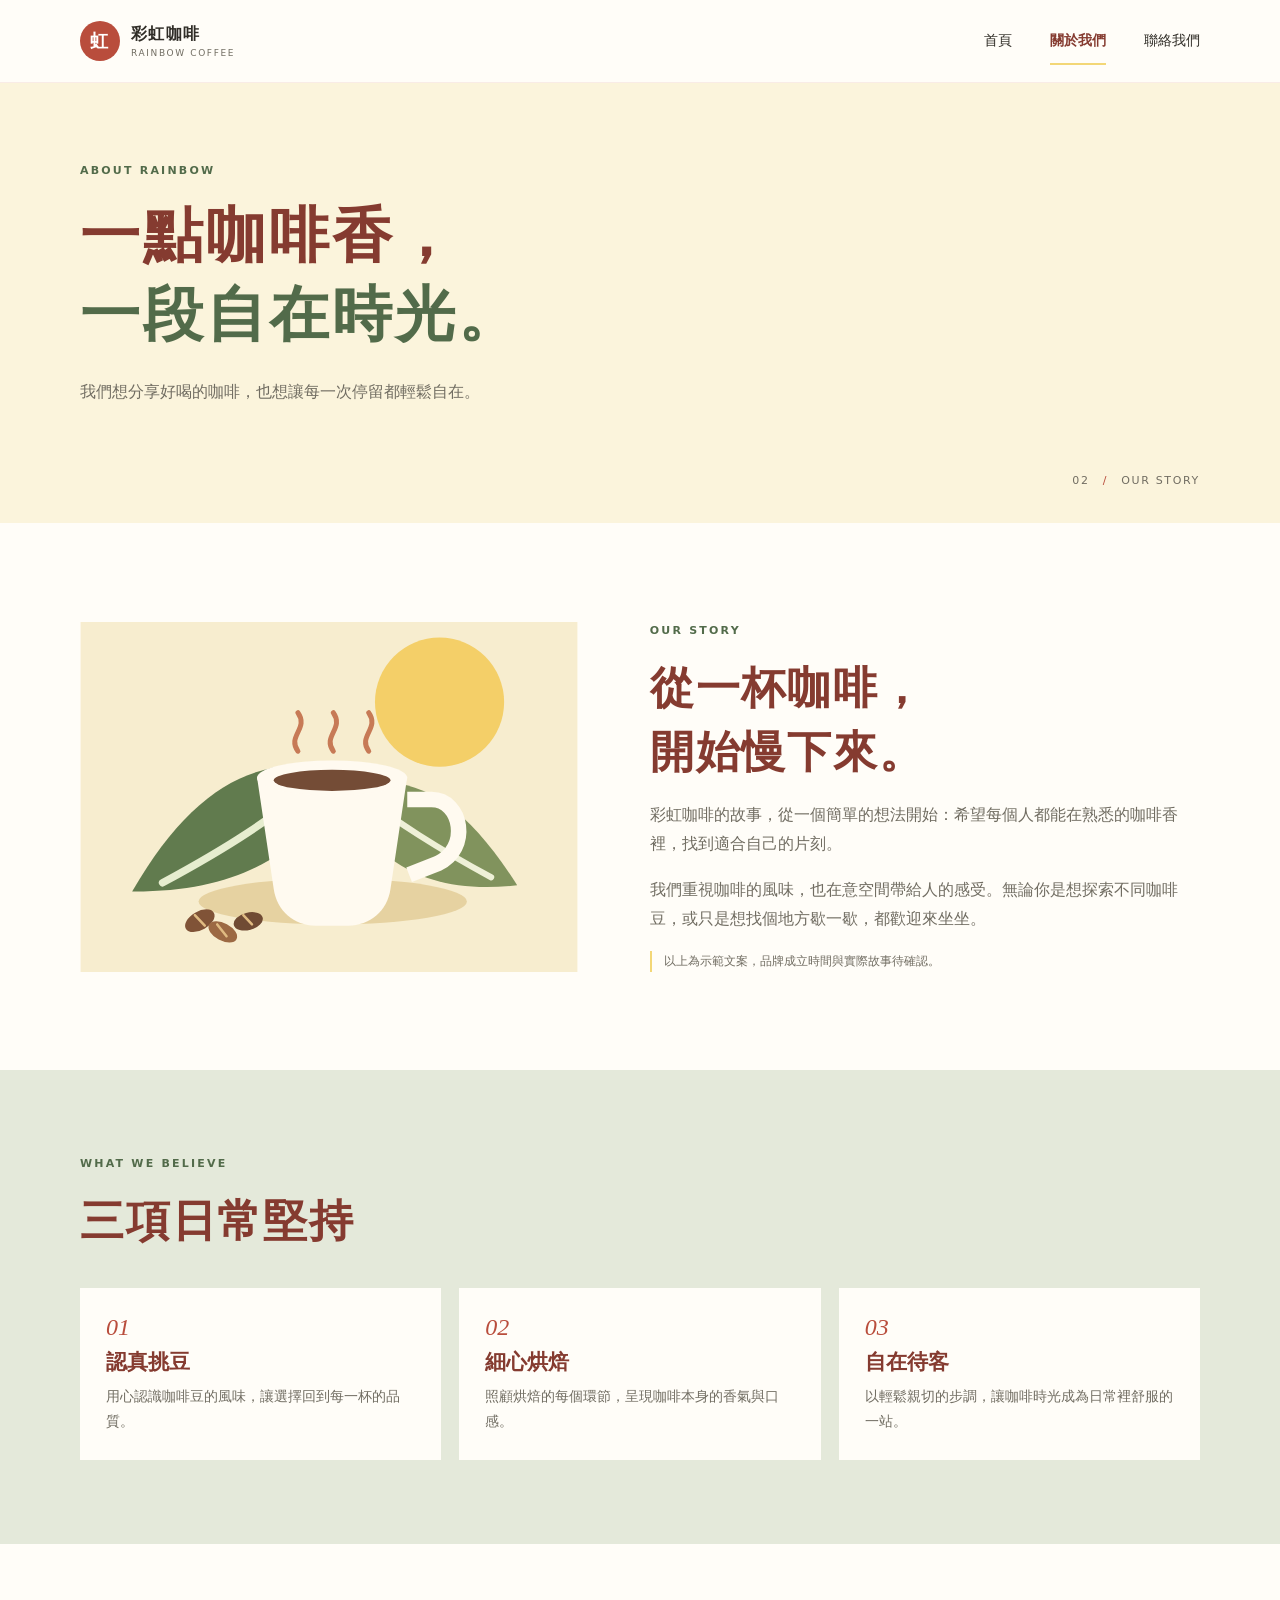
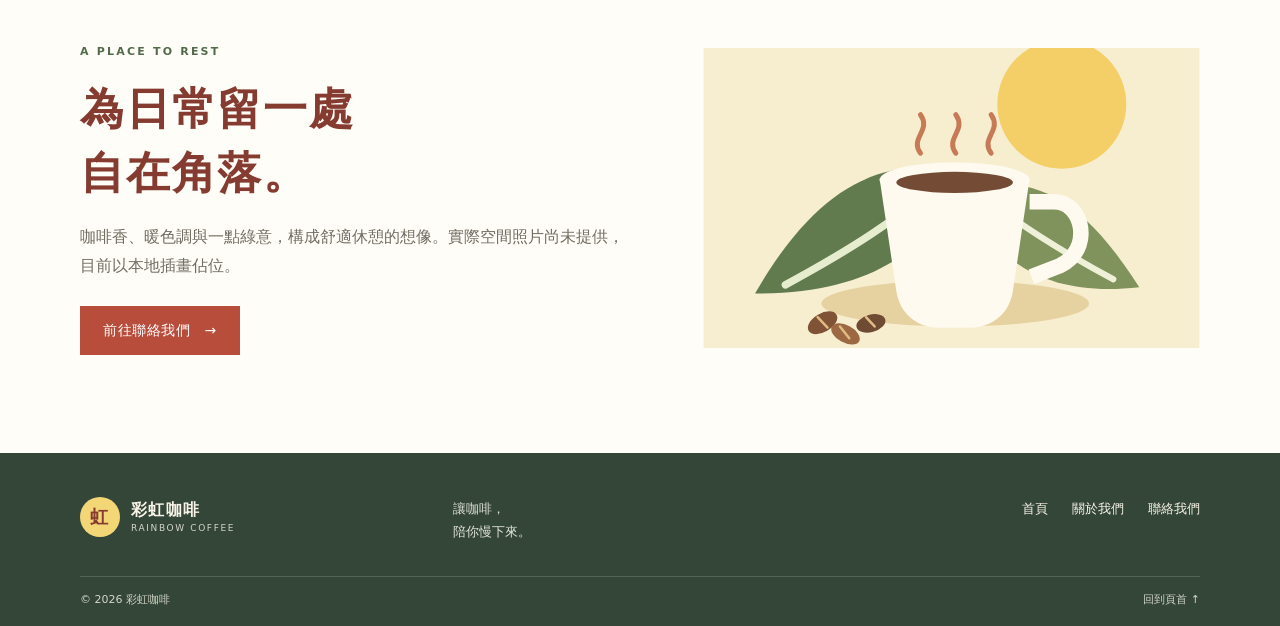
<file: pages/about.html>
﻿<!doctype html>
<html lang="zh-Hant">
<head><meta charset="utf-8"><meta name="viewport" content="width=device-width, initial-scale=1"><meta name="description" content="認識彩虹咖啡的品牌故事與經營理念。"><title>關於我們｜彩虹咖啡</title><link rel="stylesheet" href="assets/css/site.css"><script src="assets/js/site.js" defer></script></head>
<body><a class="skip-link" href="#main">跳到主要內容</a><header class="site-header"><div class="container header-inner"><a class="brand" href="index.html" aria-label="彩虹咖啡首頁"><span class="brand-mark" aria-hidden="true">虹</span><span>彩虹咖啡<small>RAINBOW COFFEE</small></span></a><button class="menu-toggle" type="button" aria-expanded="false" aria-controls="site-nav" aria-label="開啟導覽選單"><span></span><span></span><span></span></button><nav class="site-nav" id="site-nav" aria-label="主要導覽"><a href="index.html">首頁</a><a href="about.html" aria-current="page">關於我們</a><a href="contact.html">聯絡我們</a></nav></div></header>
<main id="main"><section class="page-hero"><div class="container page-hero-inner"><p class="eyebrow">ABOUT RAINBOW</p><h1>一點咖啡香，<br><em>一段自在時光。</em></h1><p class="lead">我們想分享好喝的咖啡，也想讓每一次停留都輕鬆自在。</p><span class="page-number">02 <i>/</i> OUR STORY</span></div></section>
<section class="section story container"><div class="story-image"><img src="assets/images/coffee-placeholder.svg" alt="暖色咖啡杯插畫，代表彩虹咖啡溫暖、自在的品牌氛圍"></div><div class="story-copy"><p class="eyebrow">OUR STORY</p><h2>從一杯咖啡，<br>開始慢下來。</h2><p>彩虹咖啡的故事，從一個簡單的想法開始：希望每個人都能在熟悉的咖啡香裡，找到適合自己的片刻。</p><p>我們重視咖啡的風味，也在意空間帶給人的感受。無論你是想探索不同咖啡豆，或只是想找個地方歇一歇，都歡迎來坐坐。</p><p class="draft-note">以上為示範文案，品牌成立時間與實際故事待確認。</p></div></section>
<section class="principles"><div class="container"><p class="eyebrow">WHAT WE BELIEVE</p><h2>三項日常堅持</h2><div class="principle-grid"><article><span>01</span><h3>認真挑豆</h3><p>用心認識咖啡豆的風味，讓選擇回到每一杯的品質。</p></article><article><span>02</span><h3>細心烘焙</h3><p>照顧烘焙的每個環節，呈現咖啡本身的香氣與口感。</p></article><article><span>03</span><h3>自在待客</h3><p>以輕鬆親切的步調，讓咖啡時光成為日常裡舒服的一站。</p></article></div></div></section>
<section class="section environment container"><div class="environment-copy"><p class="eyebrow">A PLACE TO REST</p><h2>為日常留一處<br>自在角落。</h2><p>咖啡香、暖色調與一點綠意，構成舒適休憩的想像。實際空間照片尚未提供，目前以本地插畫佔位。</p><a class="button" href="contact.html">前往聯絡我們 <span aria-hidden="true">→</span></a></div><img src="assets/images/coffee-placeholder.svg" alt="咖啡杯與葉片的暖色插畫，作為店內環境照片的本地佔位圖"></section></main>
<footer class="site-footer"><div class="container footer-main"><a class="brand brand-footer" href="index.html"><span class="brand-mark" aria-hidden="true">虹</span><span>彩虹咖啡<small>RAINBOW COFFEE</small></span></a><p>讓咖啡，<br>陪你慢下來。</p><nav aria-label="頁尾導覽"><a href="index.html">首頁</a><a href="about.html" aria-current="page">關於我們</a><a href="contact.html">聯絡我們</a></nav></div><div class="container footer-bottom"><span>© 2026 彩虹咖啡</span><a href="#main">回到頁首 ↑</a></div></footer></body></html>
</file>
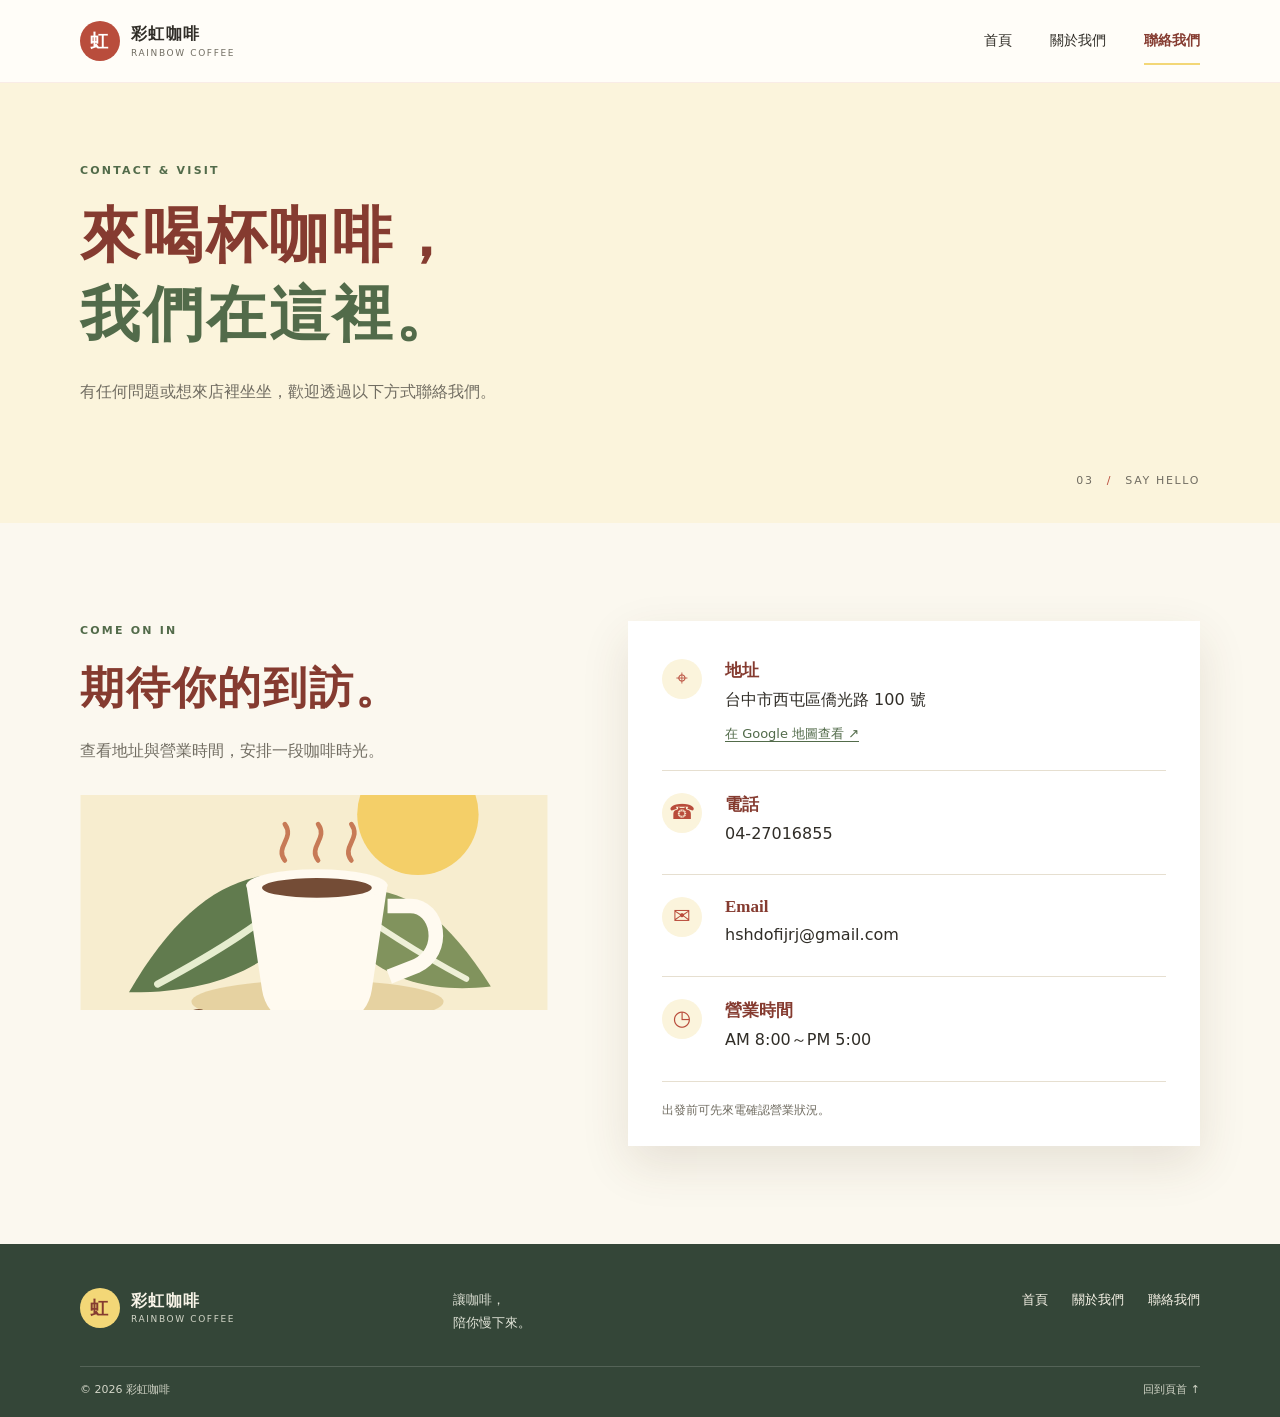
<file: pages/contact.html>
﻿<!doctype html>
<html lang="zh-Hant">
<head><meta charset="utf-8"><meta name="viewport" content="width=device-width, initial-scale=1"><meta name="description" content="彩虹咖啡地址、電話、Email 與營業時間。"><title>聯絡我們｜彩虹咖啡</title><link rel="stylesheet" href="assets/css/site.css"><script src="assets/js/site.js" defer></script></head>
<body><a class="skip-link" href="#main">跳到主要內容</a><header class="site-header"><div class="container header-inner"><a class="brand" href="index.html" aria-label="彩虹咖啡首頁"><span class="brand-mark" aria-hidden="true">虹</span><span>彩虹咖啡<small>RAINBOW COFFEE</small></span></a><button class="menu-toggle" type="button" aria-expanded="false" aria-controls="site-nav" aria-label="開啟導覽選單"><span></span><span></span><span></span></button><nav class="site-nav" id="site-nav" aria-label="主要導覽"><a href="index.html">首頁</a><a href="about.html">關於我們</a><a href="contact.html" aria-current="page">聯絡我們</a></nav></div></header>
<main id="main"><section class="page-hero"><div class="container page-hero-inner"><p class="eyebrow">CONTACT & VISIT</p><h1>來喝杯咖啡，<br><em>我們在這裡。</em></h1><p class="lead">有任何問題或想來店裡坐坐，歡迎透過以下方式聯絡我們。</p><span class="page-number">03 <i>/</i> SAY HELLO</span></div></section>
<section class="section contact-section"><div class="container contact-layout"><div class="contact-copy"><p class="eyebrow">COME ON IN</p><h2>期待你的到訪。</h2><p>查看地址與營業時間，安排一段咖啡時光。</p><div class="contact-art"><img src="assets/images/coffee-placeholder.svg" alt="暖色調咖啡杯插畫"></div></div><div class="contact-details"><article class="detail-row"><span class="detail-icon" aria-hidden="true">⌖</span><div><h3>地址</h3><p>台中市西屯區僑光路 100 號</p><a class="detail-link" href="https://www.google.com/maps/search/?api=1&amp;query=%E5%8F%B0%E4%B8%AD%E5%B8%82%E8%A5%BF%E5%B1%AF%E5%8D%80%E5%83%91%E5%85%89%E8%B7%AF100%E8%99%9F" target="_blank" rel="noopener noreferrer">在 Google 地圖查看 <span aria-hidden="true">↗</span></a></div></article><article class="detail-row"><span class="detail-icon" aria-hidden="true">☎</span><div><h3>電話</h3><p><a href="tel:0427016855">04-27016855</a></p></div></article><article class="detail-row"><span class="detail-icon" aria-hidden="true">✉</span><div><h3>Email</h3><p><a href="mailto:hshdofijrj@gmail.com">hshdofijrj@gmail.com</a></p></div></article><article class="detail-row"><span class="detail-icon" aria-hidden="true">◷</span><div><h3>營業時間</h3><p>AM 8:00～PM 5:00</p></div></article><p class="detail-note">出發前可先來電確認營業狀況。</p></div></div></section></main>
<footer class="site-footer"><div class="container footer-main"><a class="brand brand-footer" href="index.html"><span class="brand-mark" aria-hidden="true">虹</span><span>彩虹咖啡<small>RAINBOW COFFEE</small></span></a><p>讓咖啡，<br>陪你慢下來。</p><nav aria-label="頁尾導覽"><a href="index.html">首頁</a><a href="about.html">關於我們</a><a href="contact.html" aria-current="page">聯絡我們</a></nav></div><div class="container footer-bottom"><span>© 2026 彩虹咖啡</span><a href="#main">回到頁首 ↑</a></div></footer></body></html>
</file>
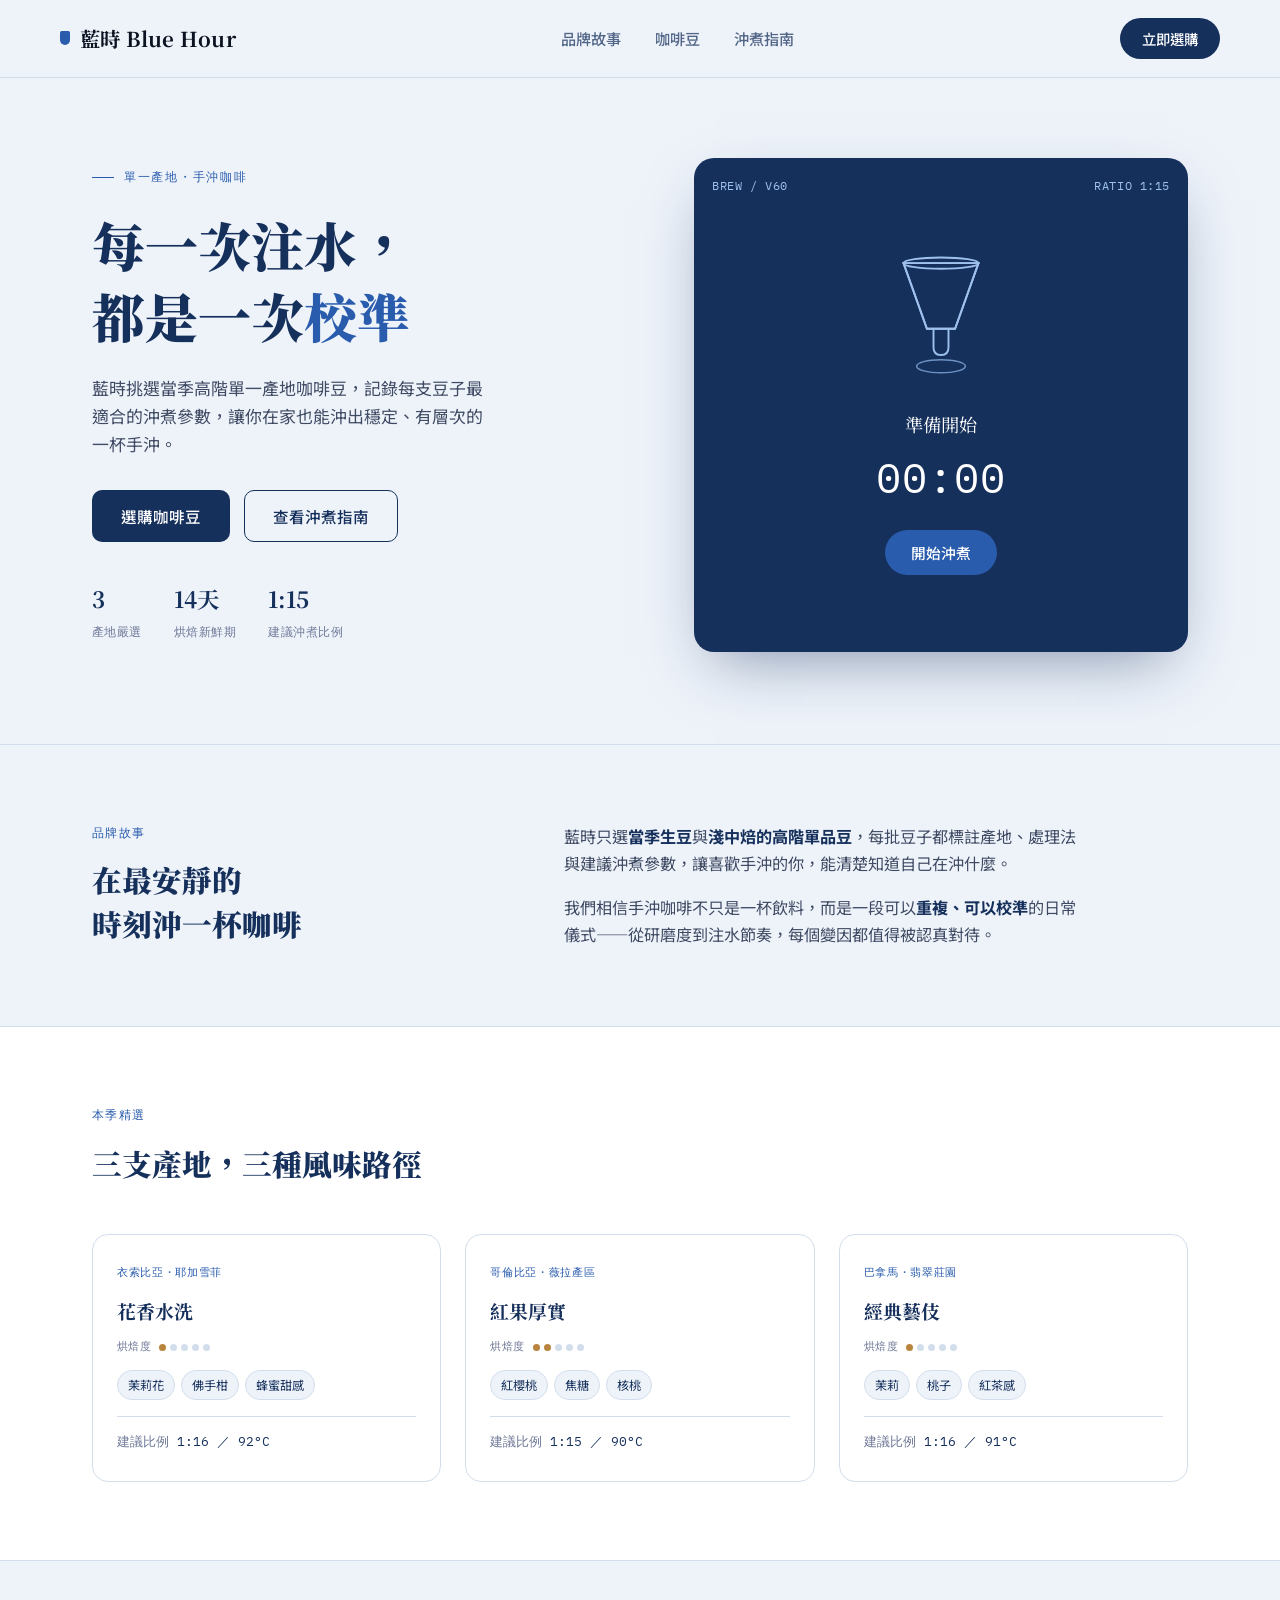
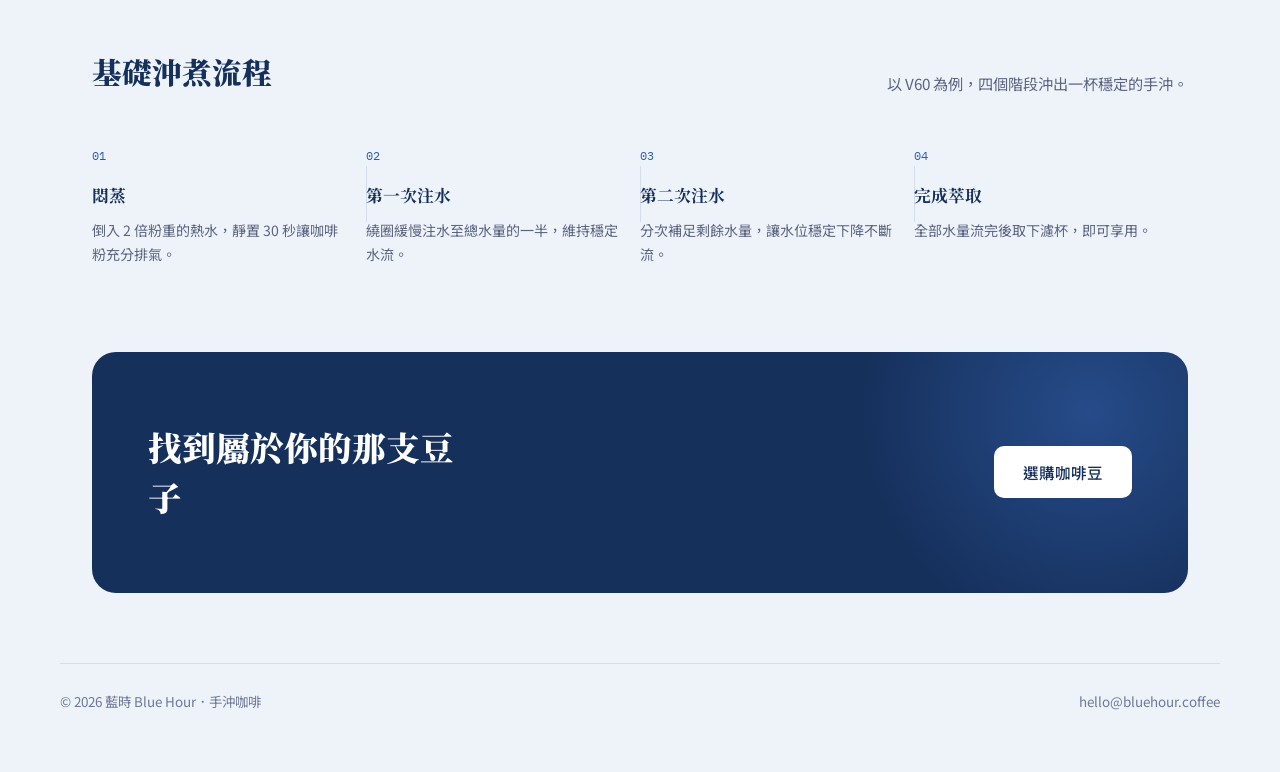
<file: w1/claude.html>
<!DOCTYPE html>
<html lang="zh-Hant">
<head>
<meta charset="UTF-8">
<meta name="viewport" content="width=device-width, initial-scale=1.0">
<title>藍時 Blue Hour｜手沖咖啡</title>
<link rel="preconnect" href="https://fonts.googleapis.com">
<link rel="preconnect" href="https://fonts.gstatic.com" crossorigin>
<link href="https://fonts.googleapis.com/css2?family=Noto+Serif+TC:wght@500;700;900&family=Noto+Sans+TC:wght@400;500;700&family=IBM+Plex+Mono:wght@400;500&display=swap" rel="stylesheet">
<style>
  :root{
    --ink: #0B1220;
    --deep: #16305C;
    --blue: #2A5CAD;
    --blue-bright: #3E74CC;
    --paper: #EEF3FA;
    --mist: #D3DEEC;
    --white: #FFFFFF;
    --roast: #B9843E;

    --display: 'Noto Serif TC', serif;
    --body: 'Noto Sans TC', sans-serif;
    --mono: 'IBM Plex Mono', monospace;
  }

  *{ box-sizing:border-box; margin:0; padding:0; }
  html{ scroll-behavior:smooth; }
  body{
    background: var(--paper);
    color: var(--ink);
    font-family: var(--body);
    line-height:1.65;
    -webkit-font-smoothing:antialiased;
  }
  a{ color:inherit; text-decoration:none; }
  ul{ list-style:none; }
  button{ font-family:inherit; cursor:pointer; }
  :focus-visible{ outline:2px solid var(--blue); outline-offset:3px; border-radius:4px; }

  .wrap{ max-width:1160px; margin:0 auto; padding:0 32px; }

  /* NAV */
  header.site{
    position:sticky; top:0; z-index:50;
    background: rgba(238,243,250,0.88);
    backdrop-filter: blur(10px);
    border-bottom:1px solid var(--mist);
  }
  .nav{ display:flex; align-items:center; justify-content:space-between; padding:18px 0; }
  .logo{ font-family:var(--display); font-weight:700; font-size:1.28rem; letter-spacing:0.02em; display:flex; align-items:center; gap:10px; }
  .logo .mark{ width:10px; height:14px; background:var(--blue); border-radius:2px 2px 6px 6px; }
  .nav-links{ display:flex; gap:34px; font-size:0.95rem; font-weight:500; color:var(--deep); }
  .nav-links a{ opacity:0.72; transition:opacity .15s ease; }
  .nav-links a:hover{ opacity:1; }
  .nav-cta{
    background:var(--deep); color:var(--white);
    padding:10px 22px; border-radius:999px; font-size:0.9rem; font-weight:500;
    border:none; transition:background .15s ease, transform .15s ease;
  }
  .nav-cta:hover{ background:var(--blue); transform:translateY(-1px); }

  /* HERO */
  .hero{ padding:80px 0 92px; }
  .hero-grid{ display:grid; grid-template-columns:1.05fr 0.95fr; gap:56px; align-items:center; }
  .eyebrow{
    font-family:var(--mono); font-size:0.76rem; letter-spacing:0.14em; text-transform:uppercase;
    color:var(--blue); display:flex; align-items:center; gap:10px; margin-bottom:22px;
  }
  .eyebrow::before{ content:""; width:22px; height:1px; background:var(--blue); }
  .hero h1{
    font-family:var(--display); font-weight:900; font-size:clamp(2.1rem,4.2vw,3.3rem);
    line-height:1.35; color:var(--deep); margin-bottom:22px;
  }
  .hero h1 em{ font-style:normal; color:var(--blue); }
  .hero p.lede{ font-size:1.06rem; color:#3F4A63; max-width:44ch; margin-bottom:32px; }
  .hero-actions{ display:flex; gap:14px; flex-wrap:wrap; margin-bottom:38px; }
  .btn-primary, .btn-ghost{
    padding:14px 28px; border-radius:10px; font-size:0.97rem; font-weight:500;
    border:1px solid transparent; transition:all .15s ease; display:inline-flex; align-items:center; gap:8px;
  }
  .btn-primary{ background:var(--deep); color:var(--white); }
  .btn-primary:hover{ background:var(--blue); transform:translateY(-1px); }
  .btn-ghost{ background:transparent; border-color:var(--deep); color:var(--deep); }
  .btn-ghost:hover{ background:var(--deep); color:var(--white); }

  .hero-stats{ display:flex; gap:32px; font-family:var(--mono); }
  .hero-stats div strong{ display:block; font-size:1.4rem; font-family:var(--display); color:var(--deep); }
  .hero-stats div span{ font-size:0.74rem; color:#6E7896; letter-spacing:0.04em; }

  /* SIGNATURE: brew timer */
  .brewer{
    position:relative; background:var(--deep); border-radius:20px;
    aspect-ratio:1/1; overflow:hidden;
    box-shadow:0 24px 60px -20px rgba(22,48,92,0.5);
    display:flex; flex-direction:column; align-items:center; justify-content:center;
    padding: 26px;
  }
  .brewer-hud{
    position:absolute; top:18px; left:18px; right:18px;
    display:flex; justify-content:space-between;
    font-family:var(--mono); font-size:0.72rem; color:#9FC1EE; letter-spacing:0.05em;
  }
  .brewer-stage{
    font-family:var(--display); color:var(--white); font-size:1.15rem;
    margin-top: 6px; margin-bottom: 4px; text-align:center; min-height: 1.6em;
  }
  .brewer-time{
    font-family:var(--mono); font-size:2.6rem; color:var(--white); letter-spacing:0.02em; margin-bottom:18px;
  }
  .dripper-svg{ width:150px; margin-bottom: 18px; }
  .brewer-btn{
    background:var(--blue); color:var(--white); border:none;
    padding:12px 26px; border-radius:999px; font-size:0.92rem; font-weight:500;
    transition:background .15s ease;
  }
  .brewer-btn:hover{ background:var(--blue-bright); }
  .brewer-btn:disabled{ opacity:0.55; cursor:default; }

  /* STORY */
  .story{ padding:78px 0; border-top:1px solid var(--mist); }
  .story-grid{ display:grid; grid-template-columns:0.8fr 1.2fr; gap:56px; }
  .section-label{
    font-family:var(--mono); font-size:0.76rem; letter-spacing:0.12em; text-transform:uppercase;
    color:var(--blue); margin-bottom:14px;
  }
  .story h2{ font-family:var(--display); font-weight:900; font-size:1.85rem; color:var(--deep); line-height:1.5; }
  .story-body p{ font-size:1.01rem; color:#3F4A63; margin-bottom:18px; max-width:58ch; }
  .story-body p:last-child{ margin-bottom:0; }
  .story-body strong{ color:var(--deep); }

  /* BEANS */
  .beans{ padding:78px 0; background:var(--white); border-top:1px solid var(--mist); border-bottom:1px solid var(--mist); }
  .beans-head{ max-width:640px; margin-bottom:46px; }
  .beans-head h2{ font-family:var(--display); font-weight:900; font-size:1.85rem; color:var(--deep); margin-top:10px; }
  .bean-cards{ display:grid; grid-template-columns:repeat(3,1fr); gap:24px; }
  .b-card{
    border:1px solid var(--mist); border-radius:16px; padding:28px 24px;
    transition:border-color .15s ease, transform .15s ease;
  }
  .b-card:hover{ border-color:var(--blue-bright); transform:translateY(-3px); }
  .b-card .origin{ font-family:var(--mono); font-size:0.7rem; color:var(--blue); letter-spacing:0.06em; margin-bottom:14px; }
  .b-card h3{ font-family:var(--display); font-weight:700; font-size:1.18rem; color:var(--deep); margin-bottom:12px; }
  .roast-bar{ display:flex; align-items:center; gap:8px; margin-bottom:14px; }
  .roast-bar .label{ font-family:var(--mono); font-size:0.68rem; color:#6E7896; letter-spacing:0.04em; }
  .roast-dots{ display:flex; gap:4px; }
  .roast-dots span{ width:7px; height:7px; border-radius:50%; background:var(--mist); }
  .roast-dots span.on{ background:var(--roast); }
  .flavor-tags{ display:flex; flex-wrap:wrap; gap:6px; margin-bottom:16px; }
  .flavor-tags span{
    font-size:0.76rem; padding:4px 10px; border-radius:999px;
    background:var(--paper); color:var(--deep); border:1px solid var(--mist);
  }
  .b-card .ratio{ font-family:var(--mono); font-size:0.82rem; color:var(--deep); border-top:1px solid var(--mist); padding-top:14px; }
  .b-card .ratio span{ color:#6E7896; }

  /* GUIDE */
  .guide{ padding:86px 0; }
  .guide-head{ display:flex; justify-content:space-between; align-items:flex-end; margin-bottom:50px; gap:24px; flex-wrap:wrap; }
  .guide-head h2{ font-family:var(--display); font-weight:900; font-size:1.85rem; color:var(--deep); }
  .guide-head p{ max-width:38ch; color:#5B637F; font-size:0.95rem; }
  .steps{ display:grid; grid-template-columns:repeat(4,1fr); position:relative; }
  .step{ position:relative; padding:0 22px 0 0; }
  .step:not(:last-child)::after{
    content:""; position:absolute; top:20px; right:-1px; width:1px; height:56px; background:var(--mist);
  }
  .step .num{ font-family:var(--mono); font-size:0.76rem; color:var(--blue); margin-bottom:16px; display:block; }
  .step h3{ font-family:var(--display); font-weight:700; font-size:1.05rem; color:var(--deep); margin-bottom:10px; }
  .step p{ font-size:0.88rem; color:#5B637F; }

  /* CTA */
  .cta{
    background:var(--deep); color:var(--white); border-radius:24px; margin:0 32px 32px;
    padding:70px 56px; position:relative; overflow:hidden;
  }
  .cta::before{
    content:""; position:absolute; width:460px; height:460px;
    background:radial-gradient(circle, rgba(62,116,204,0.4), transparent 70%);
    top:-170px; right:-130px; border-radius:50%;
  }
  .cta-inner{ position:relative; z-index:2; display:flex; justify-content:space-between; align-items:center; gap:40px; flex-wrap:wrap; }
  .cta h2{ font-family:var(--display); font-weight:900; font-size:clamp(1.5rem,2.8vw,2.1rem); max-width:16ch; line-height:1.5; }
  .cta .btn-primary{ background:var(--white); color:var(--deep); white-space:nowrap; }
  .cta .btn-primary:hover{ background:var(--paper); }

  footer.site{ padding:38px 32px 60px; }
  .footer-grid{
    max-width:1160px; margin:0 auto; display:flex; justify-content:space-between; align-items:center;
    flex-wrap:wrap; gap:16px; font-size:0.84rem; color:#6E7896; border-top:1px solid var(--mist); padding-top:26px;
  }

  @media (prefers-reduced-motion:reduce){ *{ animation-duration:0.001ms !important; transition-duration:0.001ms !important; } }

  @media (max-width:880px){
    .hero-grid{ grid-template-columns:1fr; }
    .brewer{ order:-1; max-width:400px; margin:0 auto 8px; }
    .story-grid{ grid-template-columns:1fr; gap:28px; }
    .bean-cards{ grid-template-columns:1fr; }
    .steps{ grid-template-columns:1fr 1fr; row-gap:32px; }
    .step:nth-child(2)::after{ display:none; }
    .nav-links{ display:none; }
    .cta{ margin:0 16px 16px; padding:46px 28px; }
    .cta-inner{ flex-direction:column; align-items:flex-start; }
  }
  @media (max-width:520px){
    .wrap{ padding:0 20px; }
    .steps{ grid-template-columns:1fr; }
    .step:not(:last-child)::after{ display:none; }
    .hero-stats{ gap:20px; }
  }
</style>
</head>
<body>

<header class="site">
  <nav class="wrap nav">
    <div class="logo"><span class="mark"></span>藍時 Blue Hour</div>
    <ul class="nav-links">
      <li><a href="#story">品牌故事</a></li>
      <li><a href="#beans">咖啡豆</a></li>
      <li><a href="#guide">沖煮指南</a></li>
    </ul>
    <button class="nav-cta">立即選購</button>
  </nav>
</header>

<section class="hero">
  <div class="wrap hero-grid">
    <div>
      <div class="eyebrow">單一產地・手沖咖啡</div>
      <h1>每一次注水，<br>都是一次<em>校準</em></h1>
      <p class="lede">藍時挑選當季高階單一產地咖啡豆，記錄每支豆子最適合的沖煮參數，讓你在家也能沖出穩定、有層次的一杯手沖。</p>
      <div class="hero-actions">
        <button class="btn-primary">選購咖啡豆</button>
        <button class="btn-ghost">查看沖煮指南</button>
      </div>
      <div class="hero-stats">
        <div><strong>3</strong><span>產地嚴選</span></div>
        <div><strong>14天</strong><span>烘焙新鮮期</span></div>
        <div><strong>1:15</strong><span>建議沖煮比例</span></div>
      </div>
    </div>

    <div class="brewer">
      <div class="brewer-hud">
        <span>BREW / V60</span>
        <span id="ratioTag">RATIO 1:15</span>
      </div>
      <svg class="dripper-svg" id="dripperSvg" viewBox="0 0 160 160" xmlns="http://www.w3.org/2000/svg">
        <path d="M40 30 L120 30 L95 100 L65 100 Z" fill="none" stroke="#9FC1EE" stroke-width="2"/>
        <rect id="waterLevel" x="65" y="98" width="30" height="0" fill="#3E74CC" opacity="0.85"/>
        <path d="M40 30 L120 30 L95 100 L65 100 Z" fill="none" stroke="#9FC1EE" stroke-width="2"/>
        <ellipse cx="80" cy="30" rx="40" ry="6" fill="none" stroke="#9FC1EE" stroke-width="2"/>
        <path d="M72 100 L72 120 Q72 128 80 128 Q88 128 88 120 L88 100" fill="none" stroke="#9FC1EE" stroke-width="2"/>
        <ellipse cx="80" cy="140" rx="26" ry="7" fill="none" stroke="#6E92C4" stroke-width="1.6"/>
        <line id="pourLine" x1="80" y1="8" x2="80" y2="30" stroke="#3E74CC" stroke-width="3" opacity="0"/>
      </svg>
      <div class="brewer-stage" id="stageLabel">準備開始</div>
      <div class="brewer-time" id="timeLabel">00:00</div>
      <button class="brewer-btn" id="brewBtn">開始沖煮</button>
    </div>
  </div>
</section>

<section class="story" id="story">
  <div class="wrap story-grid">
    <div>
      <div class="section-label">品牌故事</div>
      <h2>在最安靜的<br>時刻沖一杯咖啡</h2>
    </div>
    <div class="story-body">
      <p>藍時只選<strong>當季生豆</strong>與<strong>淺中焙的高階單品豆</strong>，每批豆子都標註產地、處理法與建議沖煮參數，讓喜歡手沖的你，能清楚知道自己在沖什麼。</p>
      <p>我們相信手沖咖啡不只是一杯飲料，而是一段可以<strong>重複、可以校準</strong>的日常儀式——從研磨度到注水節奏，每個變因都值得被認真對待。</p>
    </div>
  </div>
</section>

<section class="beans" id="beans">
  <div class="wrap">
    <div class="beans-head">
      <div class="section-label">本季精選</div>
      <h2>三支產地，三種風味路徑</h2>
    </div>
    <div class="bean-cards">
      <div class="b-card">
        <div class="origin">衣索比亞・耶加雪菲</div>
        <h3>花香水洗</h3>
        <div class="roast-bar">
          <span class="label">烘焙度</span>
          <div class="roast-dots"><span class="on"></span><span></span><span></span><span></span><span></span></div>
        </div>
        <div class="flavor-tags"><span>茉莉花</span><span>佛手柑</span><span>蜂蜜甜感</span></div>
        <div class="ratio"><span>建議比例</span> 1:16 ／ 92°C</div>
      </div>
      <div class="b-card">
        <div class="origin">哥倫比亞・薇拉產區</div>
        <h3>紅果厚實</h3>
        <div class="roast-bar">
          <span class="label">烘焙度</span>
          <div class="roast-dots"><span class="on"></span><span class="on"></span><span></span><span></span><span></span></div>
        </div>
        <div class="flavor-tags"><span>紅櫻桃</span><span>焦糖</span><span>核桃</span></div>
        <div class="ratio"><span>建議比例</span> 1:15 ／ 90°C</div>
      </div>
      <div class="b-card">
        <div class="origin">巴拿馬・翡翠莊園</div>
        <h3>經典藝伎</h3>
        <div class="roast-bar">
          <span class="label">烘焙度</span>
          <div class="roast-dots"><span class="on"></span><span></span><span></span><span></span><span></span></div>
        </div>
        <div class="flavor-tags"><span>茉莉</span><span>桃子</span><span>紅茶感</span></div>
        <div class="ratio"><span>建議比例</span> 1:16 ／ 91°C</div>
      </div>
    </div>
  </div>
</section>

<section class="guide" id="guide">
  <div class="wrap">
    <div class="guide-head">
      <h2>基礎沖煮流程</h2>
      <p>以 V60 為例，四個階段沖出一杯穩定的手沖。</p>
    </div>
    <div class="steps">
      <div class="step">
        <span class="num">01</span>
        <h3>悶蒸</h3>
        <p>倒入 2 倍粉重的熱水，靜置 30 秒讓咖啡粉充分排氣。</p>
      </div>
      <div class="step">
        <span class="num">02</span>
        <h3>第一次注水</h3>
        <p>繞圈緩慢注水至總水量的一半，維持穩定水流。</p>
      </div>
      <div class="step">
        <span class="num">03</span>
        <h3>第二次注水</h3>
        <p>分次補足剩餘水量，讓水位穩定下降不斷流。</p>
      </div>
      <div class="step">
        <span class="num">04</span>
        <h3>完成萃取</h3>
        <p>全部水量流完後取下濾杯，即可享用。</p>
      </div>
    </div>
  </div>
</section>

<div class="wrap" style="padding:0;">
  <div class="cta">
    <div class="cta-inner">
      <h2>找到屬於你的那支豆子</h2>
      <button class="btn-primary">選購咖啡豆</button>
    </div>
  </div>
</div>

<footer class="site">
  <div class="footer-grid">
    <div>© 2026 藍時 Blue Hour．手沖咖啡</div>
    <div>hello@bluehour.coffee</div>
  </div>
</footer>

<script>
  (function(){
    const btn = document.getElementById('brewBtn');
    const stageLabel = document.getElementById('stageLabel');
    const timeLabel = document.getElementById('timeLabel');
    const waterLevel = document.getElementById('waterLevel');
    const pourLine = document.getElementById('pourLine');

    const stages = [
      { name:'悶蒸中', dur:30, water:8 },
      { name:'第一次注水', dur:60, water:38 },
      { name:'第二次注水', dur:60, water:75 },
      { name:'萃取完成', dur:0, water:75 }
    ];

    let running = false;
    let stageIndex = 0;
    let elapsed = 0;
    let totalElapsed = 0;
    let timer = null;

    function fmt(s){
      const m = Math.floor(s/60).toString().padStart(2,'0');
      const sec = Math.floor(s%60).toString().padStart(2,'0');
      return m+':'+sec;
    }

    function tick(){
      totalElapsed += 1;
      elapsed += 1;
      timeLabel.textContent = fmt(totalElapsed);

      const stage = stages[stageIndex];
      const progress = stage.dur ? Math.min(elapsed/stage.dur, 1) : 1;
      const prevWater = stageIndex === 0 ? 0 : stages[stageIndex-1].water;
      const currentWater = prevWater + (stage.water - prevWater) * progress;
      waterLevel.setAttribute('y', 98 - currentWater*0.55);
      waterLevel.setAttribute('height', currentWater*0.55);

      pourLine.style.opacity = (stageIndex === 1 || stageIndex === 2) ? '0.9' : '0';

      if(stage.dur && elapsed >= stage.dur){
        stageIndex += 1;
        elapsed = 0;
        if(stageIndex >= stages.length - 1){
          stageLabel.textContent = stages[stages.length-1].name;
          pourLine.style.opacity = '0';
          clearInterval(timer);
          running = false;
          btn.disabled = false;
          btn.textContent = '再沖一次';
          return;
        }
        stageLabel.textContent = stages[stageIndex].name;
      }
    }

    btn.addEventListener('click', () => {
      if(running) return;
      running = true;
      stageIndex = 0;
      elapsed = 0;
      totalElapsed = 0;
      waterLevel.setAttribute('y', 98);
      waterLevel.setAttribute('height', 0);
      stageLabel.textContent = stages[0].name;
      timeLabel.textContent = '00:00';
      btn.disabled = true;
      btn.textContent = '沖煮中…';
      timer = setInterval(tick, 1000);
    });
  })();
</script>

</body>
</html>
</file>
<file: pages/assets/css/site.css>
﻿:root{--red:#b94d3c;--red-dark:#853b30;--yellow:#f3d777;--yellow-pale:#fbf4dc;--green:#526b4a;--green-pale:#e4e9da;--cream:#fbf8ef;--paper:#fffdf8;--ink:#302d27;--muted:#716d62;--line:#e6dfd0;--serif:"Noto Serif TC","Songti TC",serif;--sans:"Noto Sans TC",system-ui,sans-serif;--shadow:0 18px 45px rgba(83,60,35,.12)}*{box-sizing:border-box}html{scroll-behavior:smooth}body{margin:0;background:var(--paper);color:var(--ink);font:16px/1.8 var(--sans)}a{color:inherit;text-decoration:none}button{font:inherit}.container{width:min(1120px,calc(100% - 48px));margin-inline:auto}.skip-link{position:absolute;z-index:20;left:12px;top:-60px;background:white;padding:8px 14px}.skip-link:focus{top:12px}.site-header{position:relative;z-index:5;background:var(--paper);border-bottom:1px solid #b94d3c18}.header-inner{height:82px;display:flex;align-items:center;justify-content:space-between}.brand{display:inline-flex;align-items:center;gap:11px;font-weight:750;letter-spacing:.08em;line-height:1.2}.brand-mark{width:40px;height:40px;border-radius:50%;display:grid;place-items:center;background:var(--red);color:white;font:700 18px var(--serif)}.brand small{display:block;margin-top:5px;color:var(--muted);font:9px/1 var(--sans);letter-spacing:.18em}.site-nav{display:flex;align-items:center;gap:38px;font-size:14px}.site-nav a,.footer-main nav a{transition:color .2s}.site-nav a:hover,.footer-main nav a:hover{color:var(--red)}.site-nav a[aria-current=page]{color:var(--red-dark);font-weight:700;position:relative}.site-nav a[aria-current=page]:after{content:"";position:absolute;left:0;right:0;bottom:-11px;height:2px;background:var(--yellow)}.menu-toggle{display:none;background:none;border:0;padding:9px}.menu-toggle span:not(.sr-only){display:block;width:24px;height:2px;background:var(--red-dark);margin:5px}.sr-only{position:absolute;width:1px;height:1px;padding:0;margin:-1px;overflow:hidden;clip:rect(0,0,0,0);white-space:nowrap;border:0}.hero{background:var(--yellow-pale);padding:68px 0 24px;overflow:hidden}.hero-grid{display:grid;grid-template-columns:1fr .94fr;align-items:center;gap:54px}.eyebrow{margin:0 0 16px;color:var(--green);font-size:11px;font-weight:700;letter-spacing:.2em}.hero h1,.page-hero h1{margin:0;color:var(--red-dark);font:650 clamp(42px,5.2vw,66px)/1.32 var(--serif);letter-spacing:.05em}.hero h1 em,.page-hero h1 em{color:var(--green);font-style:normal}.lead{max-width:520px;margin:23px 0 28px;color:var(--muted);font-size:16px}.actions{display:flex;align-items:center;gap:22px}.button{display:inline-flex;align-items:center;justify-content:center;gap:14px;min-height:49px;padding:0 22px;background:var(--red);border:1px solid var(--red);color:white;font-size:14px;letter-spacing:.04em;transition:background .2s,transform .2s}.button:hover{background:var(--red-dark);transform:translateY(-2px)}.text-link{font-size:14px;border-bottom:1px solid var(--green);padding-bottom:3px}.hero-visual{height:375px;position:relative}.hero-visual img{width:100%;height:100%;display:block;object-fit:cover;border-radius:48% 48% 8px 8px}.visual-caption{position:absolute;bottom:20px;left:22px;color:#fff;font-size:9px;letter-spacing:.18em;text-shadow:0 1px 5px #38271f}.hero-foot{display:flex;justify-content:space-between;margin-top:45px;color:#958967;font-size:9px;letter-spacing:.18em}.section{padding-block:98px}.intro{display:grid;grid-template-columns:1fr 1fr;gap:90px;align-items:center}.intro h2,.section-heading h2,.story h2,.principles h2,.environment h2,.contact-copy h2{margin:0;color:var(--red-dark);font:600 clamp(31px,3.7vw,44px)/1.45 var(--serif);letter-spacing:.04em}.intro-copy p{color:var(--muted);margin:0 0 22px}.features,.principles{padding:84px 0;background:var(--green-pale)}.section-heading{margin-bottom:34px}.feature-grid{display:grid;grid-template-columns:repeat(3,1fr);gap:18px}.feature-card{background:var(--paper);padding:24px 27px 28px;min-height:270px;box-shadow:0 10px 28px rgba(83,60,35,.05)}.feature-num{color:var(--green);font-size:10px;font-weight:700;letter-spacing:.16em}.feature-icon{height:94px;display:grid;place-items:center;color:var(--red);font-size:56px}.feature-icon.roast{color:#c28a44}.feature-icon.space{color:var(--green);font-size:67px}.feature-card h3,.principle-grid h3,.detail-row h3{margin:3px 0 8px;color:var(--red-dark);font:600 21px var(--serif)}.feature-card p,.principle-grid p{margin:0;color:var(--muted);font-size:14px}.closing{margin-block:88px;padding:58px 20px;background:var(--red);color:#fff;text-align:center}.closing .eyebrow{color:var(--yellow)}.closing h2{margin:0 0 23px;font:550 clamp(27px,3.5vw,40px) var(--serif)}.button-light{background:var(--yellow);border-color:var(--yellow);color:var(--red-dark)}.button-light:hover{background:#f8e69e}.site-footer{background:#344638;color:#f8f4e8;padding:44px 0 17px}.footer-main{display:grid;grid-template-columns:1fr 1fr 1fr;align-items:start;padding-bottom:32px}.brand-footer .brand-mark{background:var(--yellow);color:var(--red-dark)}.brand-footer small{color:#d3d6c8}.footer-main>p{margin:0;color:#e0e3d7;font-size:13px}.footer-main nav{display:flex;justify-content:flex-end;gap:24px;font-size:13px}.footer-bottom{border-top:1px solid #ffffff28;padding-top:13px;display:flex;justify-content:space-between;color:#d3d6c8;font-size:11px}.page-hero{position:relative;background:var(--yellow-pale)}.page-hero-inner{position:relative;padding-block:78px 88px}.page-hero h1{font-size:clamp(40px,5vw,60px)}.page-hero .lead{max-width:580px}.page-number{position:absolute;right:0;bottom:32px;color:var(--muted);font-size:11px;letter-spacing:.15em}.page-number i{padding:0 8px;color:var(--red);font-style:normal}.story{display:grid;grid-template-columns:.95fr 1.05fr;gap:72px;align-items:center}.story-image{height:350px}.story-image img{width:100%;height:100%;object-fit:cover}.story-copy>p:not(.eyebrow){color:var(--muted);margin:17px 0 0}.draft-note{padding-left:12px;border-left:2px solid var(--yellow);font-size:12px}.principles h2{margin-bottom:34px}.principle-grid{display:grid;grid-template-columns:repeat(3,1fr);gap:18px}.principle-grid article{padding:26px;background:var(--paper)}.principle-grid article>span{color:var(--red);font:italic 24px var(--serif)}.environment{display:grid;grid-template-columns:1fr .9fr;gap:70px;align-items:center}.environment-copy>p:not(.eyebrow){color:var(--muted);margin:18px 0 25px}.environment img{width:100%;height:300px;object-fit:cover}.contact-section{background:var(--cream)}.contact-layout{display:grid;grid-template-columns:.9fr 1.1fr;gap:80px}.contact-copy>p:not(.eyebrow){color:var(--muted)}.contact-art{margin-top:30px;height:215px}.contact-art img{width:100%;height:100%;object-fit:cover}.contact-details{background:white;padding:16px 34px;box-shadow:var(--shadow)}.detail-row{display:grid;grid-template-columns:48px 1fr;gap:15px;padding:22px 0;border-bottom:1px solid var(--line)}.detail-icon{width:40px;height:40px;border-radius:50%;background:var(--yellow-pale);display:grid;place-items:center;color:var(--red);font-size:21px}.detail-row h3{font-size:17px;margin:0}.detail-row p{margin:4px 0;color:var(--ink)}.detail-link{color:var(--green);font-size:13px;border-bottom:1px solid var(--green)}.detail-note{color:var(--muted);font-size:12px;margin:18px 0 8px}a:focus-visible,button:focus-visible{outline:3px solid var(--green);outline-offset:4px}@media(max-width:820px){.container{width:min(100% - 40px,700px)}.header-inner{height:72px}.menu-toggle{display:block}.site-nav{display:none;position:absolute;top:72px;left:0;right:0;padding:10px 24px 20px;background:var(--paper);box-shadow:var(--shadow);flex-direction:column;align-items:stretch;gap:0}.site-nav.open{display:flex}.site-nav a{padding:12px 0}.site-nav a[aria-current=page]:after{display:none}.hero{padding-top:48px}.hero-grid{grid-template-columns:1fr;gap:28px}.hero-visual{height:320px;max-width:520px;width:100%;margin:auto}.hero-foot{margin-top:25px}.intro,.story,.environment,.contact-layout{grid-template-columns:1fr;gap:35px}.section{padding-block:70px}.features,.principles{padding:65px 0}.feature-card{padding:20px;min-height:250px}.story-image{height:290px}.environment img{height:280px}.contact-art{height:260px}.footer-main{grid-template-columns:1fr 1fr;gap:22px}.footer-main nav{grid-column:1/-1;justify-content:flex-start}}@media(max-width:560px){.container{width:calc(100% - 34px)}.hero{padding:43px 0 20px}.hero h1,.page-hero h1{font-size:40px}.lead{font-size:15px}.hero-visual{height:265px}.hero-foot{font-size:8px}.actions{gap:16px;flex-wrap:wrap}.section{padding-block:58px}.intro{gap:20px}.features,.principles{padding:56px 0}.section-heading{margin-bottom:24px}.feature-grid,.principle-grid{grid-template-columns:1fr}.feature-card{min-height:0}.feature-icon{height:65px}.closing{margin-block:52px;padding:46px 16px}.page-hero-inner{padding-block:58px 83px}.page-number{right:0}.story-image{height:230px}.environment img{height:225px}.contact-layout{gap:25px}.contact-art{height:210px}.contact-details{padding:10px 18px}.detail-row{grid-template-columns:40px 1fr;gap:11px}.detail-icon{width:36px;height:36px}.footer-main{grid-template-columns:1fr;gap:18px}.footer-main nav{grid-column:auto;flex-wrap:wrap;justify-content:flex-start;gap:17px}.footer-bottom{font-size:10px}}@media(prefers-reduced-motion:reduce){html{scroll-behavior:auto}*,*:before,*:after{transition-duration:.01ms!important;animation-duration:.01ms!important;animation-iteration-count:1!important}}
</file>
